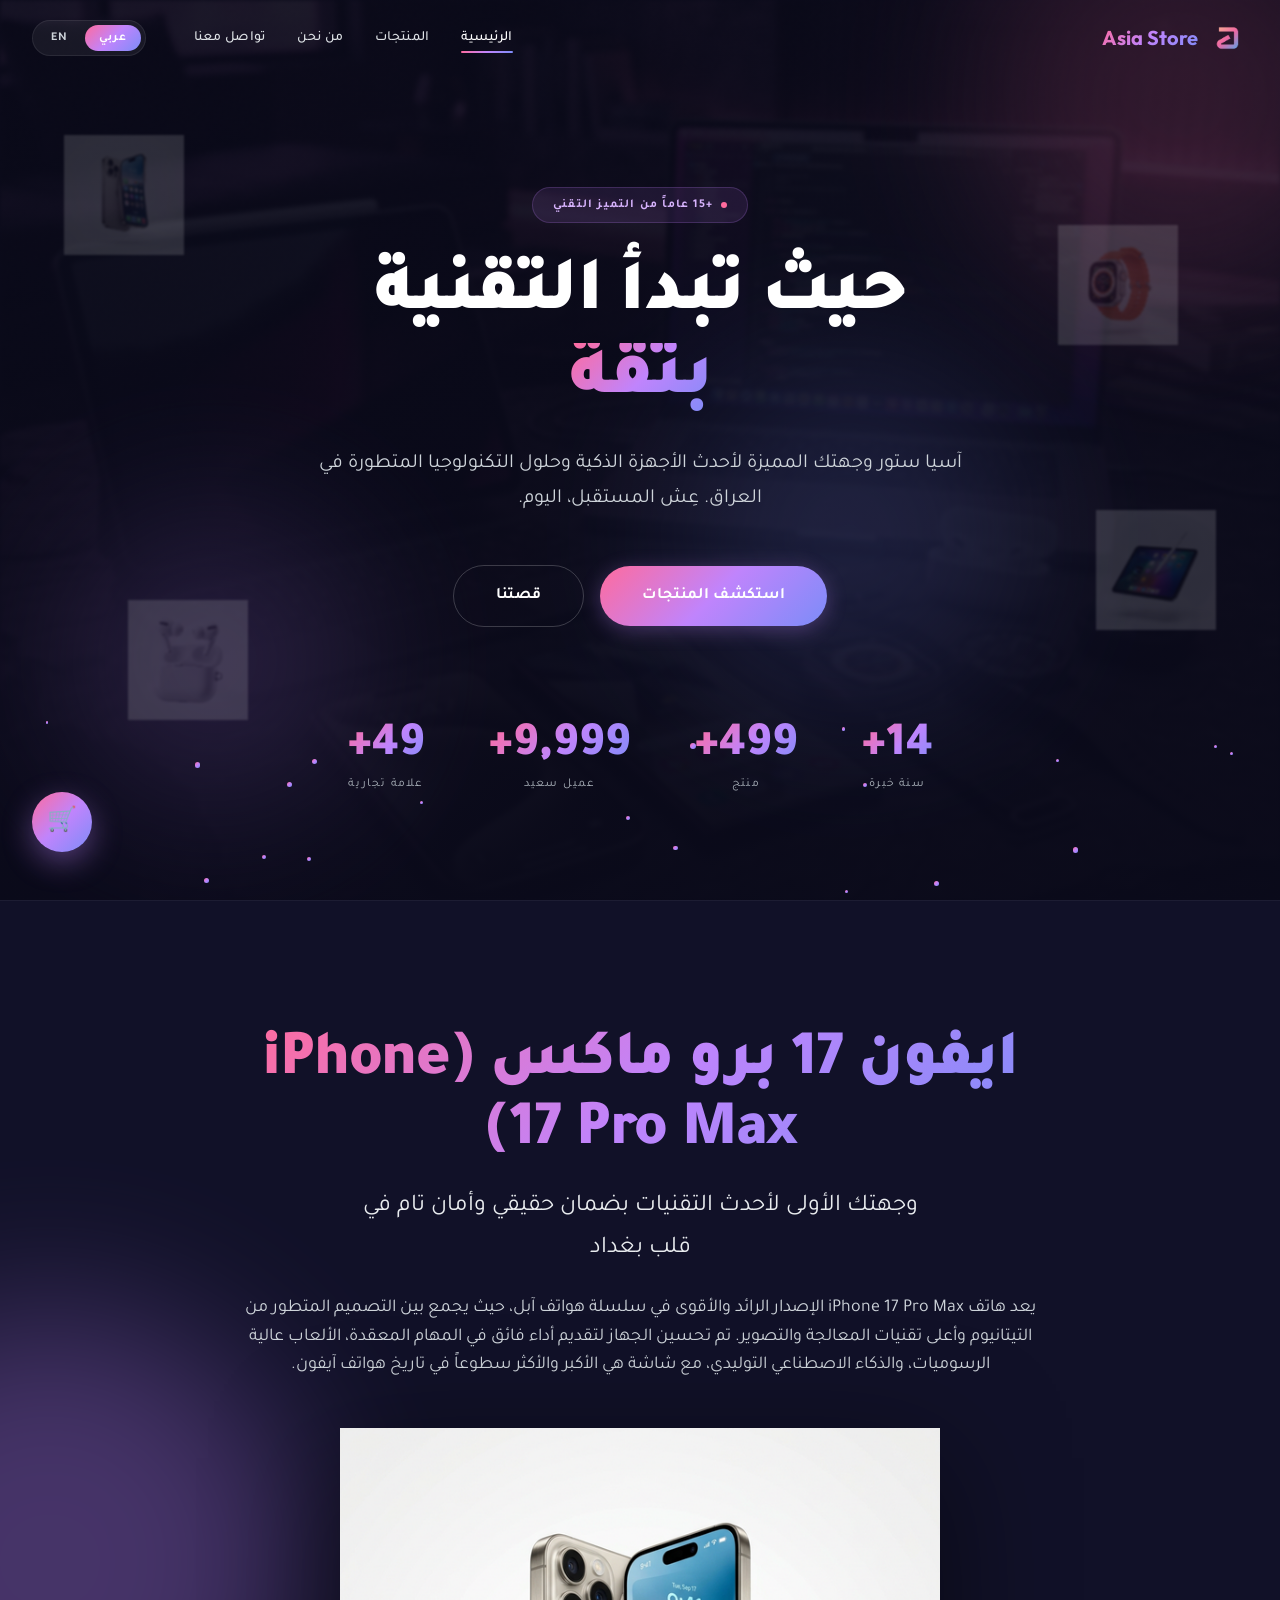
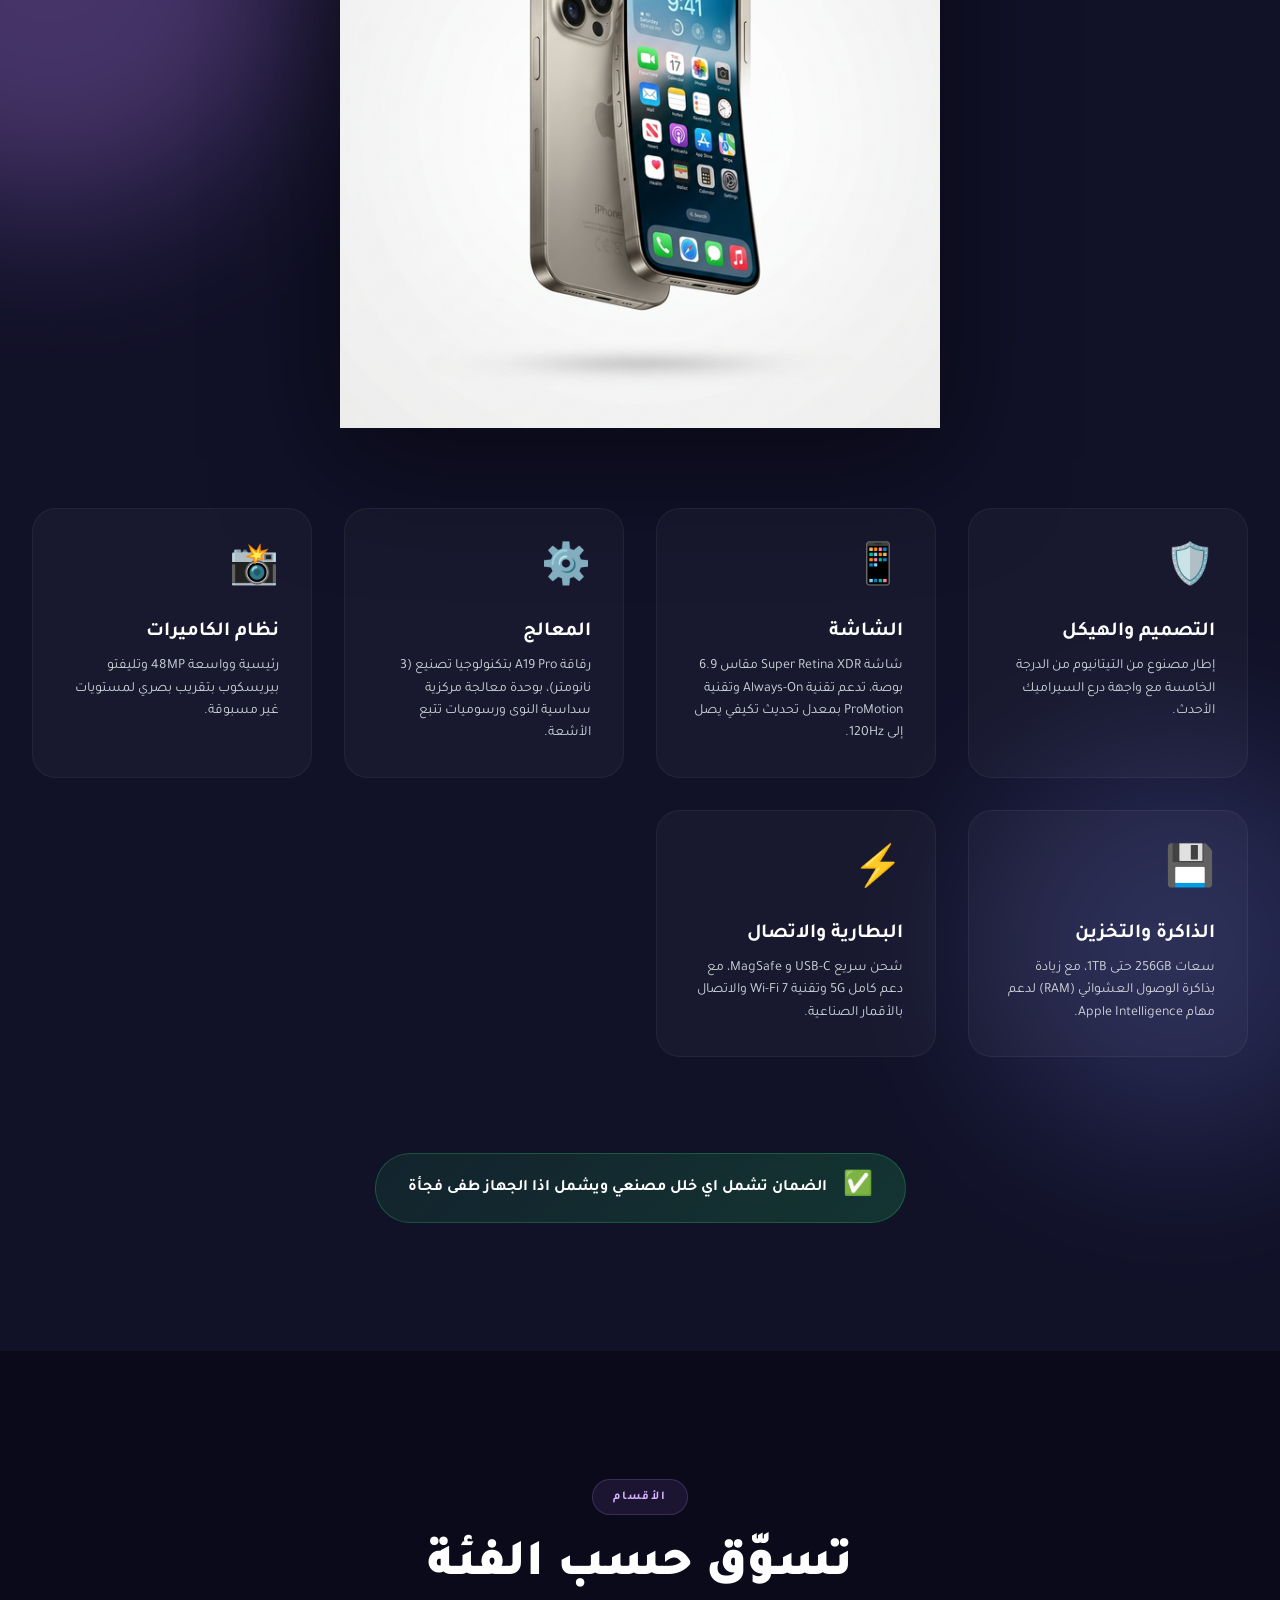
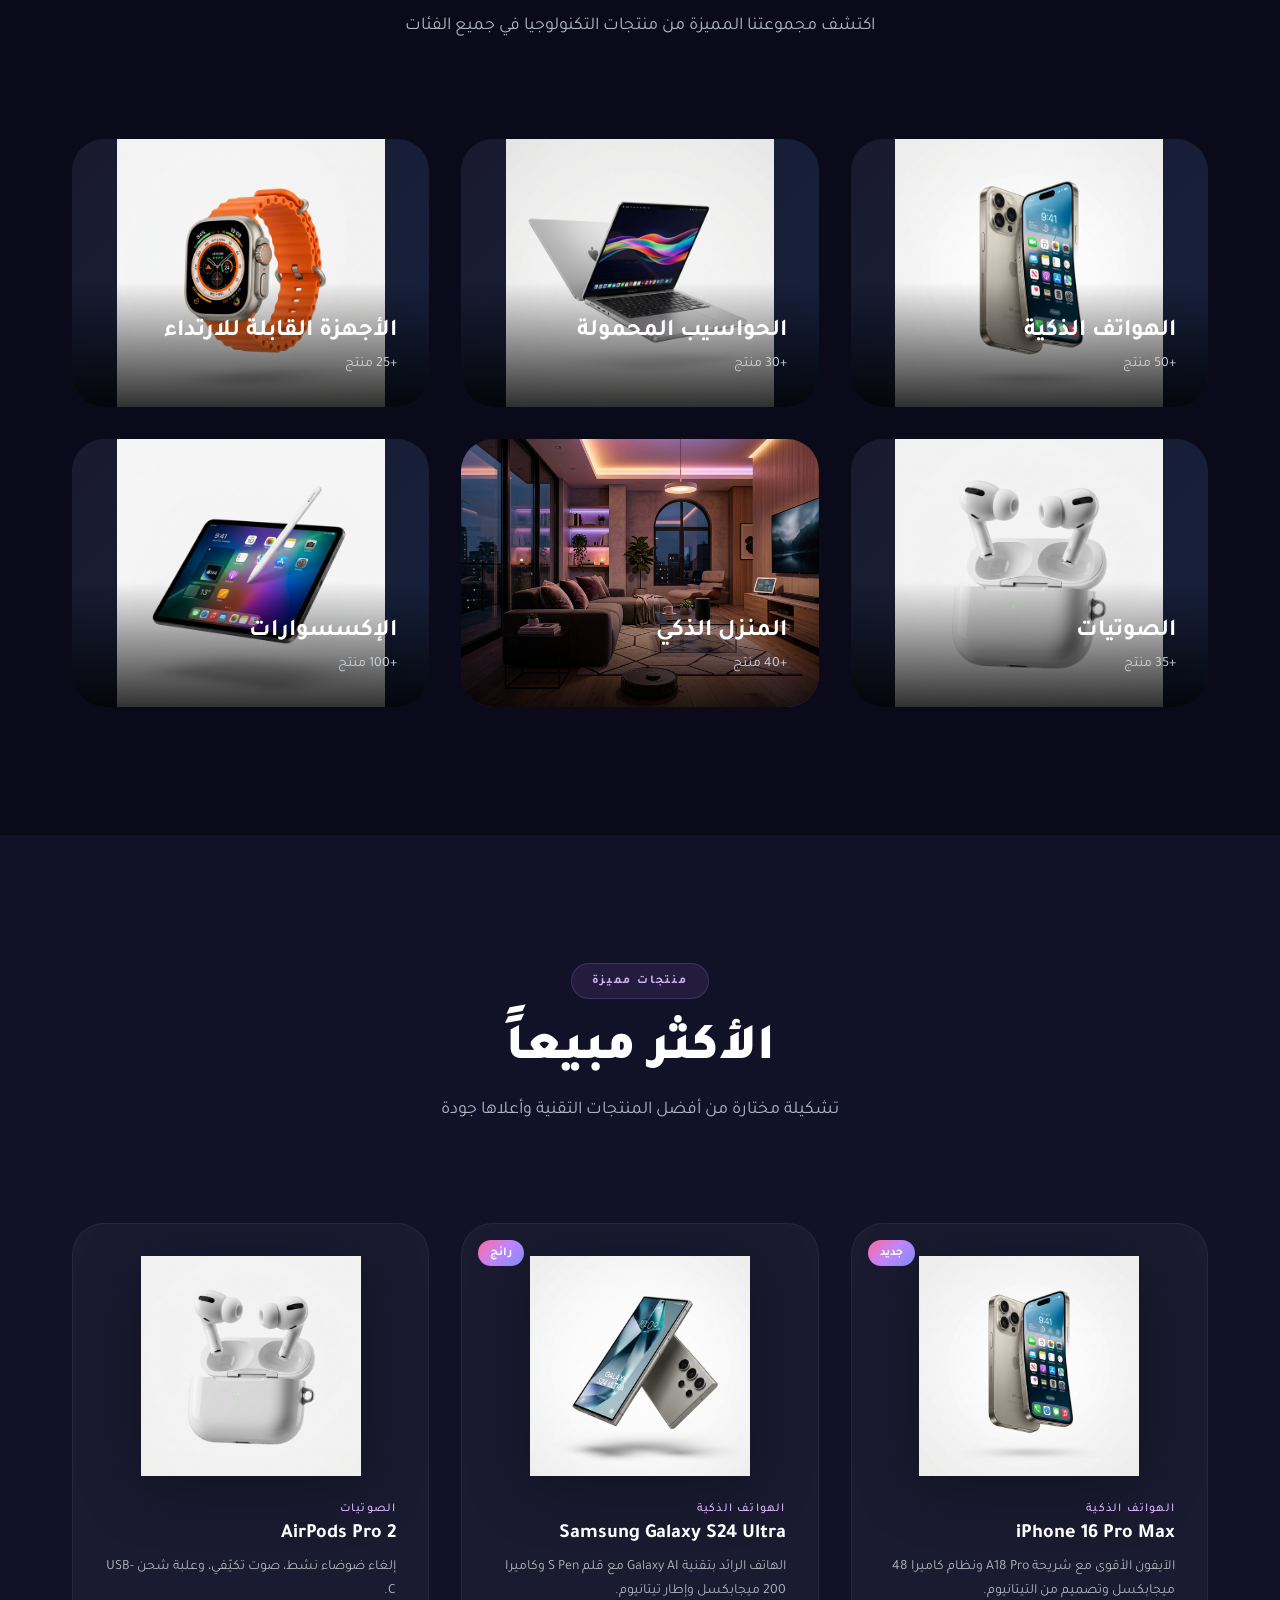
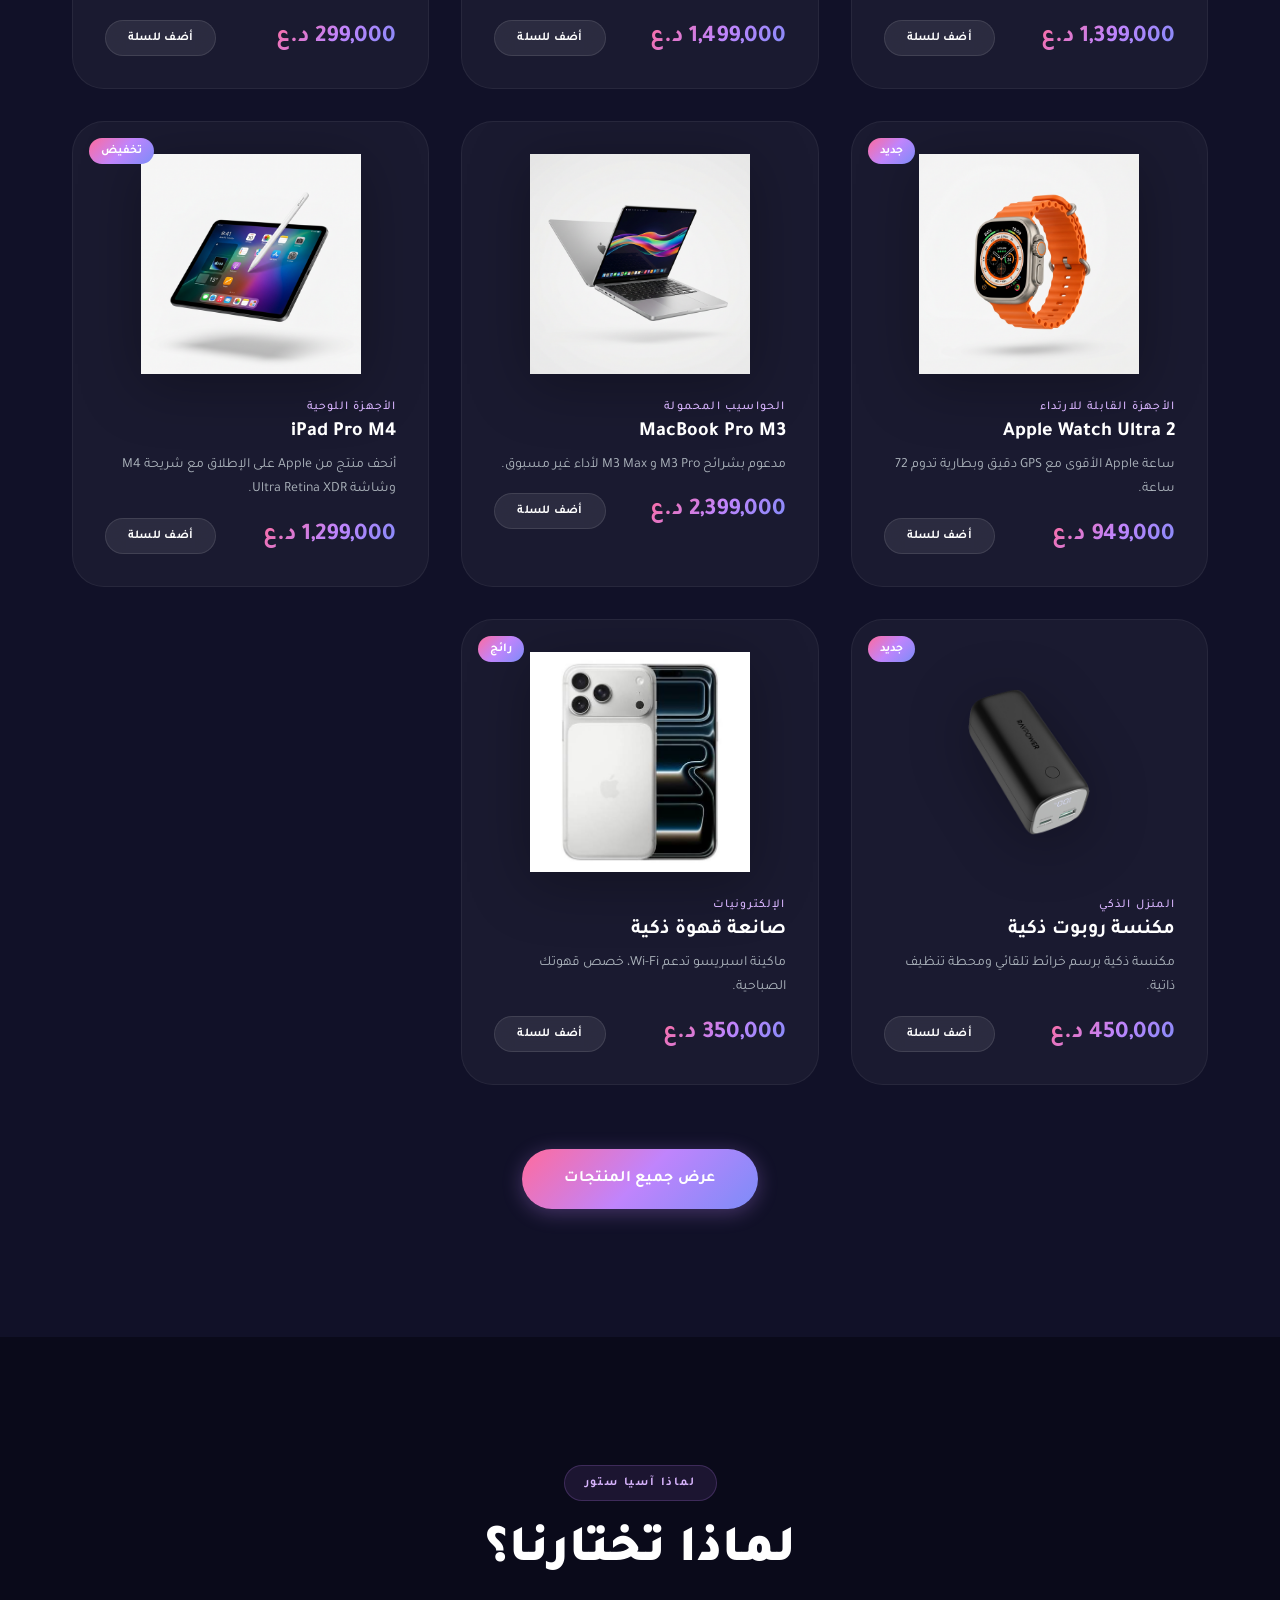
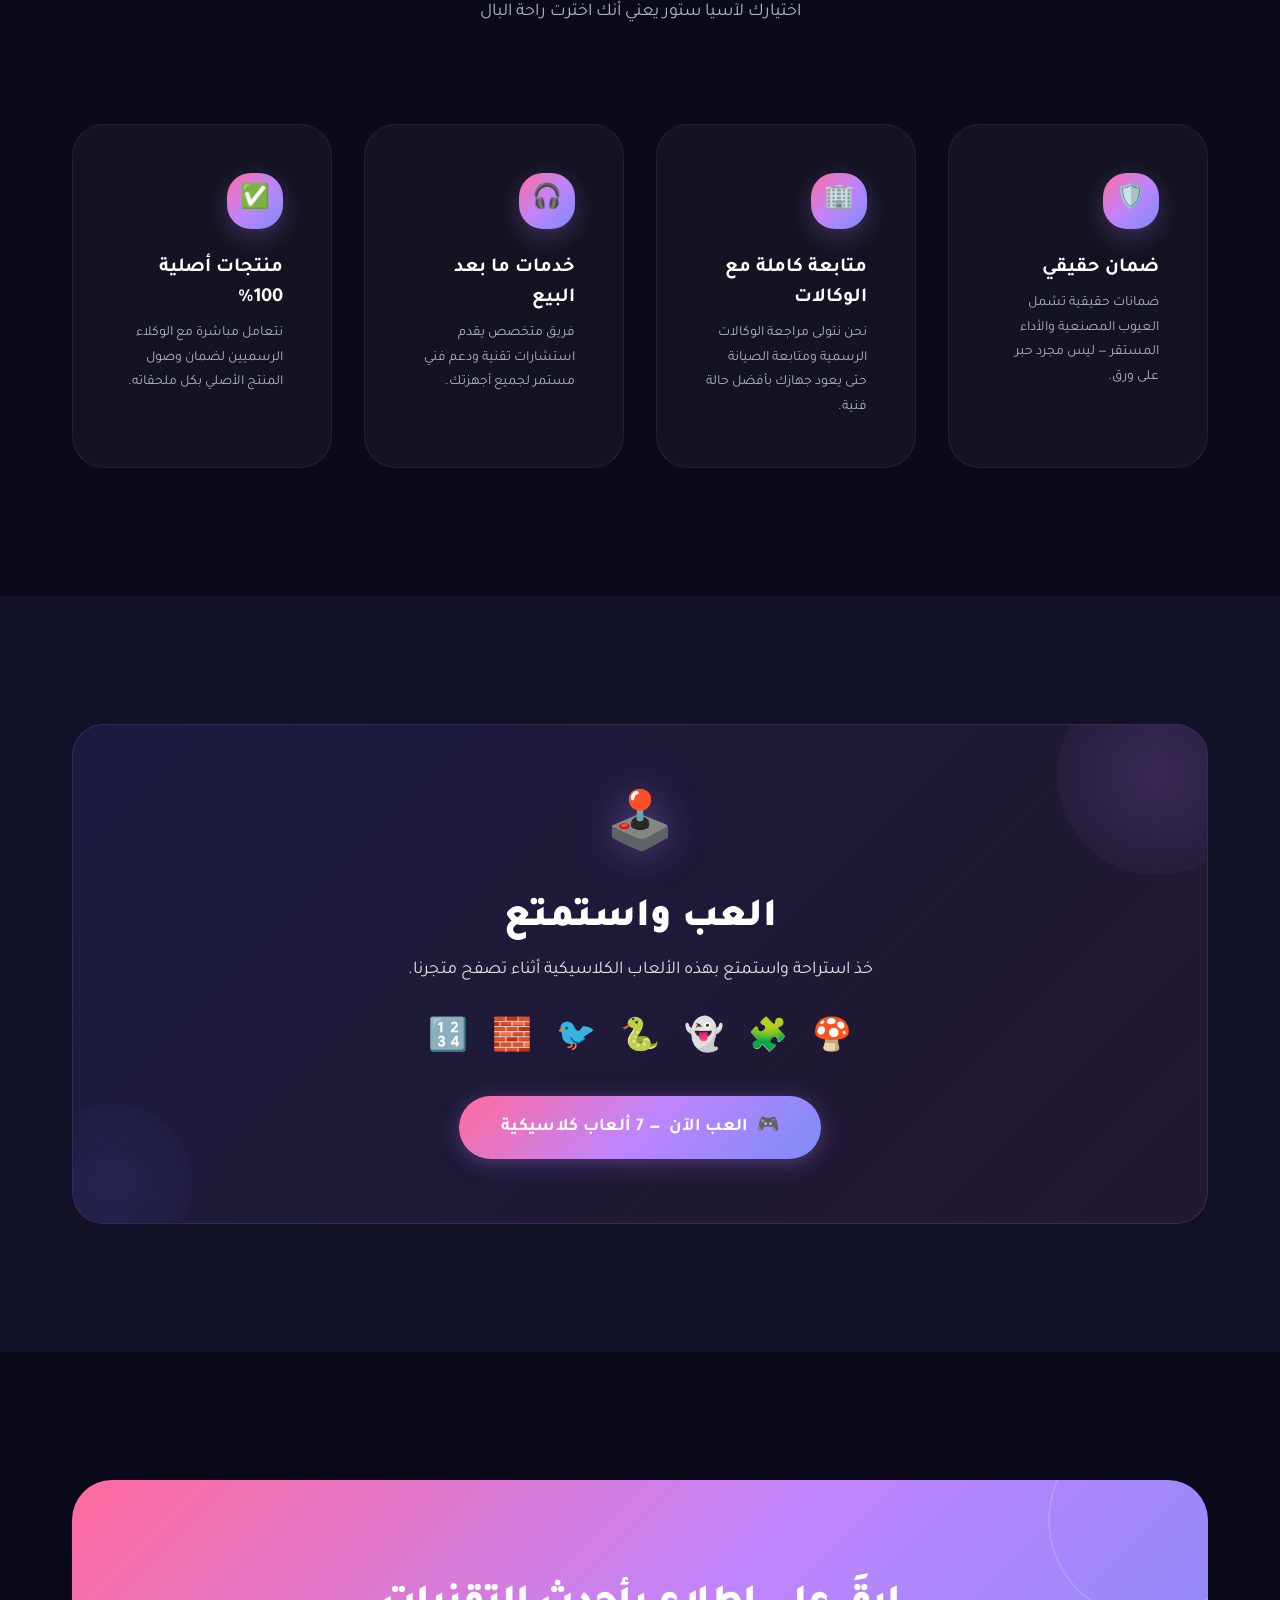
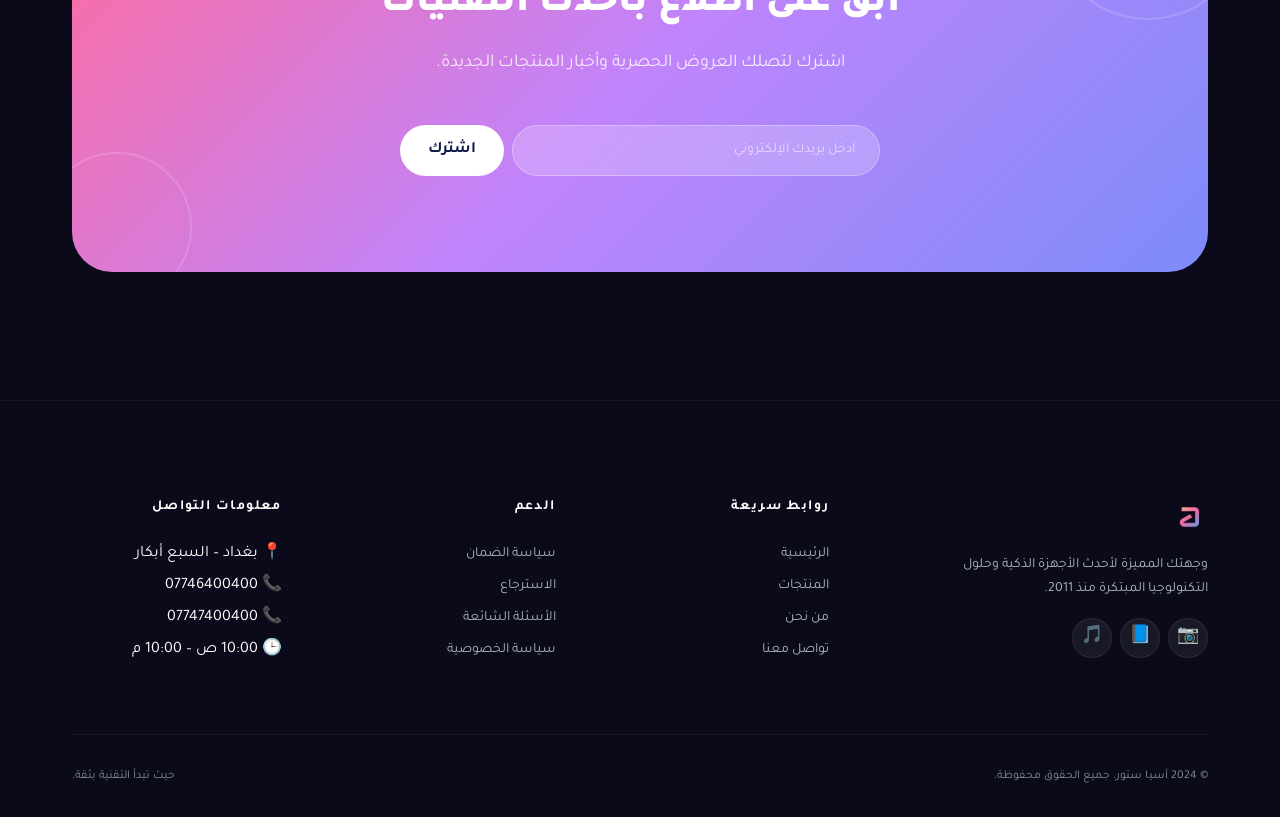
<file: index.html>
<!DOCTYPE html>
<html lang="ar" dir="rtl">

<head>
  <meta charset="UTF-8">
  <meta name="viewport" content="width=device-width, initial-scale=1.0">
  <meta name="description"
    content="آسيا ستور - متجر مليء بالتطور. وجهتك المميزة لأحدث الأجهزة الذكية وحلول التكنولوجيا المتطورة في العراق">
  <meta name="keywords" content="آسيا ستور, Asia Store, تقنية, هواتف ذكية, لابتوب, ساعات ذكية, عراق, بغداد">
  <title>آسيا ستور | Asia Store - متجر مليء بالتطور</title>

  <!-- Fonts -->
  <link rel="preconnect" href="https://fonts.googleapis.com">
  <link rel="preconnect" href="https://fonts.gstatic.com" crossorigin>
  <link
    href="https://fonts.googleapis.com/css2?family=Inter:wght@300;400;500;600;700;900&family=Outfit:wght@300;400;500;600;700;900&family=Tajawal:wght@300;400;500;700;800;900&display=swap"
    rel="stylesheet">

  <!-- CSS -->
  <link rel="stylesheet" href="css/variables.css">
  <link rel="stylesheet" href="css/base.css">
  <link rel="stylesheet" href="css/animations.css">
  <link rel="stylesheet" href="css/components.css">
  <link rel="stylesheet" href="css/pages.css">
</head>

<body>
  <!-- Page Transition -->
  <div class="page-transition">
    <div class="panel"></div>
    <div class="panel"></div>
    <div class="panel"></div>
    <div class="panel"></div>
    <div class="panel"></div>
  </div>

  <!-- Header -->
  <header class="header" id="header">
    <div class="container container--wide">
      <a href="index.html" class="header__logo">
        <img src="assets/logo.svg" alt="Asia Store Logo">
        <span class="header__logo-text">Asia Store</span>
      </a>

      <nav class="header__nav" id="mainNav">
        <ul class="header__nav-list">
          <li><a href="index.html" class="header__nav-link active" data-i18n="nav_home">الرئيسية</a></li>
          <li><a href="pages/products.html" class="header__nav-link" data-i18n="nav_products">المنتجات</a></li>
          <li><a href="pages/about.html" class="header__nav-link" data-i18n="nav_about">من نحن</a></li>
          <li><a href="pages/contact.html" class="header__nav-link" data-i18n="nav_contact">تواصل معنا</a></li>
        </ul>
        <div class="lang-switcher">
          <button class="lang-btn active" data-lang="ar">عربي</button>
          <button class="lang-btn" data-lang="en">EN</button>
        </div>
      </nav>

      <button class="menu-toggle" id="menuToggle" aria-label="Toggle Menu">
        <span></span>
        <span></span>
        <span></span>
      </button>
    </div>
  </header>

  <!-- Hero Section -->
  <section class="hero noise-overlay" id="hero">
    <div class="hero__bg">
      <img src="assets/images/hero-tech.png" alt="Tech Devices" class="hero__bg-image">
      <div class="hero__bg-overlay"></div>
    </div>

    <!-- Floating Products -->
    <div class="hero__floating-products">
      <div class="hero__float-item"><img src="assets/images/iphone.png" alt=""></div>
      <div class="hero__float-item"><img src="assets/images/smartwatch.png" alt=""></div>
      <div class="hero__float-item"><img src="assets/images/airpods.png" alt=""></div>
      <div class="hero__float-item"><img src="assets/images/ipad.png" alt=""></div>
    </div>

    <!-- BG Orbs -->
    <div class="bg-orb bg-orb--pink" style="width:400px;height:400px;top:-100px;right:-100px;"></div>
    <div class="bg-orb bg-orb--purple" style="width:300px;height:300px;bottom:10%;left:5%;"></div>
    <div class="bg-orb bg-orb--blue" style="width:350px;height:350px;top:40%;right:20%;"></div>

    <div class="container particles-container" data-particles="20">
      <div class="hero__content">
        <div class="hero__label hero-text-animate">
          <span class="hero__label-dot"></span>
          <span data-i18n="hero_label">+15 عاماً من التميز التقني</span>
        </div>

        <h1 class="hero__title hero-text-animate">
          <span data-i18n="hero_title_1">حيث تبدأ التقنية</span><br>
          <span class="gradient-text" data-i18n="hero_title_2">بثقة</span>
        </h1>

        <p class="hero__subtitle hero-text-animate" data-i18n="hero_subtitle">
          آسيا ستور وجهتك المميزة لأحدث الأجهزة الذكية وحلول التكنولوجيا المتطورة في العراق.
        </p>

        <div class="hero__actions hero-text-animate">
          <a href="pages/products.html" class="btn btn--primary btn--lg magnetic" data-i18n="hero_btn_shop">
            استكشف المنتجات
          </a>
          <a href="pages/about.html" class="btn btn--outline btn--lg magnetic" data-i18n="hero_btn_about">
            قصتنا
          </a>
        </div>

        <div class="hero__stats">
          <div class="hero__stat reveal delay-1">
            <div class="hero__stat-number" data-counter="15" data-counter-suffix="+">0</div>
            <div class="hero__stat-label" data-i18n="stat_years">سنة خبرة</div>
          </div>
          <div class="hero__stat reveal delay-2">
            <div class="hero__stat-number" data-counter="500" data-counter-suffix="+">0</div>
            <div class="hero__stat-label" data-i18n="stat_products">منتج</div>
          </div>
          <div class="hero__stat reveal delay-3">
            <div class="hero__stat-number" data-counter="10000" data-counter-suffix="+">0</div>
            <div class="hero__stat-label" data-i18n="stat_customers">عميل سعيد</div>
          </div>
          <div class="hero__stat reveal delay-4">
            <div class="hero__stat-number" data-counter="50" data-counter-suffix="+">0</div>
            <div class="hero__stat-label" data-i18n="stat_brands">علامة تجارية</div>
          </div>
        </div>
      </div>
    </div>
  </section>

  <!-- iPhone 17 Pro Max Showcase -->
  <section class="section showcase-section" id="iphone17"
    style="background: var(--surface-dark-elevated); border-top: 1px solid rgba(255,255,255,0.05); position: relative; overflow: hidden;">
    <div class="bg-orb bg-orb--purple" style="width:500px;height:500px;top:20%;left:-200px;opacity:0.3;"></div>
    <div class="bg-orb bg-orb--blue" style="width:400px;height:400px;bottom:10%;right:-100px;opacity:0.2;"></div>

    <div class="container container--wide">
      <div class="showcase-content"
        style="display:flex; flex-direction:column; gap:var(--space-2xl); align-items:center;">

        <div class="showcase-header reveal" style="text-align:center; max-width:800px;">
          <h2 class="section-header__title gradient-text" data-i18n="iphone17_title"
            style="font-size: clamp(2.5rem, 5vw, 4.5rem); letter-spacing: -0.02em; margin-bottom: var(--space-md);">
            آيفون 17 برو ماكس (iPhone 17 Pro Max)</h2>
          <p class="section-header__subtitle" data-i18n="iphone17_slogan"
            style="font-size: var(--fs-xl); color: var(--color-gray-200); margin-bottom: var(--space-lg);">وجهتك الأولى
            لأحدث التقنيات بضمان حقيقي وأمان تام في قلب بغداد</p>
          <p style="color:var(--color-gray-400); font-size:var(--fs-md); line-height:1.6;" data-i18n="iphone17_desc">يعد
            هاتف iPhone 17 Pro Max الإصدار الرائد والأقوى في سلسلة هواتف آبل، حيث يجمع بين التصميم المتطور من التيتانيوم
            وأعلى تقنيات المعالجة والتصوير. تم تحسين الجهاز لتقديم أداء فائق في المهام المعقدة، الألعاب عالية الرسوميات،
            والذكاء الاصطناعي التوليدي، مع شاشة هي الأكبر والأكثر سطوعاً في تاريخ هواتف آيفون.</p>
        </div>

        <div class="showcase-image reveal-scale delay-1"
          style="position:relative; width:100%; max-width:600px; margin: 0 auto;">
          <img src="assets/images/iphone.png" alt="iPhone 17 Pro Max"
            style="width:100%; height:auto; object-fit:contain; filter:drop-shadow(0 30px 60px rgba(0,0,0,0.5));">
        </div>

        <div class="showcase-features grid"
          style="display:grid; grid-template-columns: repeat(auto-fit, minmax(280px, 1fr)); gap:var(--space-xl); width:100%; margin-top:var(--space-xl);">

          <div class="feature-card reveal delay-2 tilt-3d"
            style="background: rgba(255,255,255,0.03); border:1px solid rgba(255,255,255,0.05); padding:var(--space-xl); border-radius:var(--radius-lg);">
            <div style="font-size:2.5rem; margin-bottom:var(--space-md);">🛡️</div>
            <h3 style="font-size:var(--fs-lg); margin-bottom:var(--space-sm); color:var(--text-main);"
              data-i18n="iphone17_f1_title">التصميم والهيكل</h3>
            <p style="color:var(--color-gray-400); font-size:var(--fs-sm); line-height:1.6;"
              data-i18n="iphone17_f1_desc">إطار مصنوع من التيتانيوم من الدرجة الخامسة مع واجهة درع السيراميك (Ceramic
              Shield) الأحدث.</p>
          </div>

          <div class="feature-card reveal delay-3 tilt-3d"
            style="background: rgba(255,255,255,0.03); border:1px solid rgba(255,255,255,0.05); padding:var(--space-xl); border-radius:var(--radius-lg);">
            <div style="font-size:2.5rem; margin-bottom:var(--space-md);">📱</div>
            <h3 style="font-size:var(--fs-lg); margin-bottom:var(--space-sm); color:var(--text-main);"
              data-i18n="iphone17_f2_title">الشاشة</h3>
            <p style="color:var(--color-gray-400); font-size:var(--fs-sm); line-height:1.6;"
              data-i18n="iphone17_f2_desc">شاشة Super Retina XDR مقاس 6.9 بوصة، تدعم تقنية Always-On وتقنية ProMotion
              بمعدل تحديث تكيفي يصل إلى 120Hz.</p>
          </div>

          <div class="feature-card reveal delay-4 tilt-3d"
            style="background: rgba(255,255,255,0.03); border:1px solid rgba(255,255,255,0.05); padding:var(--space-xl); border-radius:var(--radius-lg);">
            <div style="font-size:2.5rem; margin-bottom:var(--space-md);">⚙️</div>
            <h3 style="font-size:var(--fs-lg); margin-bottom:var(--space-sm); color:var(--text-main);"
              data-i18n="iphone17_f3_title">المعالج</h3>
            <p style="color:var(--color-gray-400); font-size:var(--fs-sm); line-height:1.6;"
              data-i18n="iphone17_f3_desc">رقاقة A19 Pro بتكنولوجيا تصنيع (3 نانومتر)، بوحدة معالجة مركزية سداسية النوى
              ورسوميات تتبع الأشعة.</p>
          </div>

          <div class="feature-card reveal delay-1 tilt-3d"
            style="background: rgba(255,255,255,0.03); border:1px solid rgba(255,255,255,0.05); padding:var(--space-xl); border-radius:var(--radius-lg);">
            <div style="font-size:2.5rem; margin-bottom:var(--space-md);">📸</div>
            <h3 style="font-size:var(--fs-lg); margin-bottom:var(--space-sm); color:var(--text-main);"
              data-i18n="iphone17_f4_title">نظام الكاميرات</h3>
            <p style="color:var(--color-gray-400); font-size:var(--fs-sm); line-height:1.6;"
              data-i18n="iphone17_f4_desc">رئيسية وواسعة 48MP وتليفتو بيريسكوب بتقريب بصري لمستويات غير مسبوقة.</p>
          </div>

          <div class="feature-card reveal delay-2 tilt-3d"
            style="background: rgba(255,255,255,0.03); border:1px solid rgba(255,255,255,0.05); padding:var(--space-xl); border-radius:var(--radius-lg);">
            <div style="font-size:2.5rem; margin-bottom:var(--space-md);">💾</div>
            <h3 style="font-size:var(--fs-lg); margin-bottom:var(--space-sm); color:var(--text-main);"
              data-i18n="iphone17_f5_title">الذاكرة والتخزين</h3>
            <p style="color:var(--color-gray-400); font-size:var(--fs-sm); line-height:1.6;"
              data-i18n="iphone17_f5_desc">سعات 256GB حتى 1TB، مع زيادة بذاكرة الوصول العشوائي لدعم مهام Apple
              Intelligence.</p>
          </div>

          <div class="feature-card reveal delay-3 tilt-3d"
            style="background: rgba(255,255,255,0.03); border:1px solid rgba(255,255,255,0.05); padding:var(--space-xl); border-radius:var(--radius-lg);">
            <div style="font-size:2.5rem; margin-bottom:var(--space-md);">⚡</div>
            <h3 style="font-size:var(--fs-lg); margin-bottom:var(--space-sm); color:var(--text-main);"
              data-i18n="iphone17_f6_title">البطارية والاتصال</h3>
            <p style="color:var(--color-gray-400); font-size:var(--fs-sm); line-height:1.6;"
              data-i18n="iphone17_f6_desc">شحن سريع USB-C وMagSafe، مع دعم 5G وWi-Fi 7 والاتصال بالأقمار الصناعية.</p>
          </div>

        </div>

        <div class="reveal delay-4" style="margin-top:var(--space-2xl); text-align:center;">
          <div
            style="background: linear-gradient(135deg, rgba(34,197,94,0.1), rgba(34,197,94,0.2)); border: 1px solid rgba(34,197,94,0.3); padding: var(--space-md) var(--space-xl); border-radius: var(--radius-full); display:inline-flex; align-items:center; gap:var(--space-md);">
            <span style="font-size:1.5rem;">✅</span>
            <span style="color: var(--color-green-400); font-weight:var(--fw-bold);"
              data-i18n="iphone17_warranty">الضمان تشمل اي خلل مصنعي ويشمل اذا الجهاز طفى فجأة</span>
          </div>
        </div>

      </div>
    </div>
  </section>

  <!-- Categories Section -->
  <section class="section" id="categories">
    <div class="container">
      <div class="section-header reveal">
        <span class="section-header__label" data-i18n="categories_label">الأقسام</span>
        <h2 class="section-header__title" data-i18n="categories_title">تسوّق حسب الفئة</h2>
        <p class="section-header__subtitle" data-i18n="categories_subtitle">اكتشف مجموعتنا المميزة من منتجات التكنولوجيا
        </p>
      </div>

      <div class="categories-grid">
        <div class="category-card reveal delay-1" onclick="window.location.href='pages/products.html'">
          <img src="assets/images/iphone.png" alt="Smartphones" class="category-card__image"
            style="object-fit:contain;background:linear-gradient(135deg,#1a1a2e,#16213e);">
          <div class="category-card__overlay">
            <h3 class="category-card__title" data-i18n="cat_smartphones">الهواتف الذكية</h3>
            <p class="category-card__count" data-i18n="cat_smartphones_count">+50 منتج</p>
          </div>
        </div>
        <div class="category-card reveal delay-2" onclick="window.location.href='pages/products.html'">
          <img src="assets/images/macbook.png" alt="Laptops" class="category-card__image"
            style="object-fit:contain;background:linear-gradient(135deg,#1a1a2e,#16213e);">
          <div class="category-card__overlay">
            <h3 class="category-card__title" data-i18n="cat_laptops">الحواسيب المحمولة</h3>
            <p class="category-card__count" data-i18n="cat_laptops_count">+30 منتج</p>
          </div>
        </div>
        <div class="category-card reveal delay-3" onclick="window.location.href='pages/products.html'">
          <img src="assets/images/smartwatch.png" alt="Wearables" class="category-card__image"
            style="object-fit:contain;background:linear-gradient(135deg,#1a1a2e,#16213e);">
          <div class="category-card__overlay">
            <h3 class="category-card__title" data-i18n="cat_wearables">الأجهزة القابلة للارتداء</h3>
            <p class="category-card__count" data-i18n="cat_wearables_count">+25 منتج</p>
          </div>
        </div>
        <div class="category-card reveal delay-1" onclick="window.location.href='pages/products.html'">
          <img src="assets/images/airpods.png" alt="Audio" class="category-card__image"
            style="object-fit:contain;background:linear-gradient(135deg,#1a1a2e,#16213e);">
          <div class="category-card__overlay">
            <h3 class="category-card__title" data-i18n="cat_audio">الصوتيات</h3>
            <p class="category-card__count" data-i18n="cat_audio_count">+35 منتج</p>
          </div>
        </div>
        <div class="category-card reveal delay-2" onclick="window.location.href='pages/products.html'">
          <img src="assets/images/smart-home.png" alt="Smart Home" class="category-card__image">
          <div class="category-card__overlay">
            <h3 class="category-card__title" data-i18n="cat_smarthome">المنزل الذكي</h3>
            <p class="category-card__count" data-i18n="cat_smarthome_count">+40 منتج</p>
          </div>
        </div>
        <div class="category-card reveal delay-3" onclick="window.location.href='pages/products.html'">
          <img src="assets/images/ipad.png" alt="Accessories" class="category-card__image"
            style="object-fit:contain;background:linear-gradient(135deg,#1a1a2e,#16213e);">
          <div class="category-card__overlay">
            <h3 class="category-card__title" data-i18n="cat_accessories">الإكسسوارات</h3>
            <p class="category-card__count" data-i18n="cat_accessories_count">+100 منتج</p>
          </div>
        </div>
      </div>
    </div>
  </section>

  <!-- Featured Products Section -->
  <section class="section" id="products" style="background: var(--surface-dark-elevated);">
    <div class="container">
      <div class="section-header reveal">
        <span class="section-header__label" data-i18n="products_label">منتجات مميزة</span>
        <h2 class="section-header__title" data-i18n="products_title">الأكثر مبيعاً</h2>
        <p class="section-header__subtitle" data-i18n="products_subtitle">تشكيلة مختارة من أفضل المنتجات التقنية</p>
      </div>

      <div class="products-grid">
        <!-- Product 1 -->
        <div class="product-card reveal delay-1" data-category="smartphones">
          <span class="product-card__badge" data-i18n="product_new">جديد</span>
          <div class="product-card__image">
            <img src="assets/images/iphone.png" alt="iPhone 16 Pro Max">
          </div>
          <div class="product-card__info">
            <p class="product-card__category" data-i18n="p1_category">الهواتف الذكية</p>
            <h3 class="product-card__title" data-i18n="p1_title">iPhone 16 Pro Max</h3>
            <p class="product-card__desc" data-i18n="p1_desc">الآيفون الأقوى مع شريحة A18 Pro ونظام كاميرا 48 ميجابكسل
            </p>
            <div class="product-card__actions">
              <span class="product-card__price" data-i18n="p1_price">1,399,000 د.ع</span>
              <button class="btn btn--sm btn--glass" data-i18n="add_to_cart">أضف للسلة</button>
            </div>
          </div>
        </div>

        <!-- Product 2 -->
        <div class="product-card reveal delay-2" data-category="smartphones">
          <span class="product-card__badge" data-i18n="product_hot">رائج</span>
          <div class="product-card__image">
            <img src="assets/images/samsung.png" alt="Samsung Galaxy S24 Ultra">
          </div>
          <div class="product-card__info">
            <p class="product-card__category" data-i18n="p2_category">الهواتف الذكية</p>
            <h3 class="product-card__title" data-i18n="p2_title">Samsung Galaxy S24 Ultra</h3>
            <p class="product-card__desc" data-i18n="p2_desc">الهاتف الرائد بتقنية Galaxy AI مع قلم S Pen</p>
            <div class="product-card__actions">
              <span class="product-card__price" data-i18n="p2_price">1,499,000 د.ع</span>
              <button class="btn btn--sm btn--glass" data-i18n="add_to_cart">أضف للسلة</button>
            </div>
          </div>
        </div>

        <!-- Product 3 -->
        <div class="product-card reveal delay-3" data-category="audio">
          <div class="product-card__image">
            <img src="assets/images/airpods.png" alt="AirPods Pro 2">
          </div>
          <div class="product-card__info">
            <p class="product-card__category" data-i18n="p3_category">الصوتيات</p>
            <h3 class="product-card__title" data-i18n="p3_title">AirPods Pro 2</h3>
            <p class="product-card__desc" data-i18n="p3_desc">إلغاء ضوضاء نشط، صوت تكيّفي</p>
            <div class="product-card__actions">
              <span class="product-card__price" data-i18n="p3_price">299,000 د.ع</span>
              <button class="btn btn--sm btn--glass" data-i18n="add_to_cart">أضف للسلة</button>
            </div>
          </div>
        </div>

        <!-- Product 4 -->
        <div class="product-card reveal delay-1" data-category="wearables">
          <span class="product-card__badge" data-i18n="product_new">جديد</span>
          <div class="product-card__image">
            <img src="assets/images/smartwatch.png" alt="Apple Watch Ultra 2">
          </div>
          <div class="product-card__info">
            <p class="product-card__category" data-i18n="p4_category">الأجهزة القابلة للارتداء</p>
            <h3 class="product-card__title" data-i18n="p4_title">Apple Watch Ultra 2</h3>
            <p class="product-card__desc" data-i18n="p4_desc">ساعة Apple الأقوى مع GPS دقيق</p>
            <div class="product-card__actions">
              <span class="product-card__price" data-i18n="p4_price">949,000 د.ع</span>
              <button class="btn btn--sm btn--glass" data-i18n="add_to_cart">أضف للسلة</button>
            </div>
          </div>
        </div>

        <!-- Product 5 -->
        <div class="product-card reveal delay-2" data-category="laptops">
          <div class="product-card__image">
            <img src="assets/images/macbook.png" alt="MacBook Pro M3">
          </div>
          <div class="product-card__info">
            <p class="product-card__category" data-i18n="p5_category">الحواسيب المحمولة</p>
            <h3 class="product-card__title" data-i18n="p5_title">MacBook Pro M3</h3>
            <p class="product-card__desc" data-i18n="p5_desc">مدعوم بشرائح M3 Pro و M3 Max</p>
            <div class="product-card__actions">
              <span class="product-card__price" data-i18n="p5_price">2,399,000 د.ع</span>
              <button class="btn btn--sm btn--glass" data-i18n="add_to_cart">أضف للسلة</button>
            </div>
          </div>
        </div>

        <!-- Product 6 -->
        <div class="product-card reveal delay-3" data-category="tablets">
          <span class="product-card__badge" data-i18n="product_sale">تخفيض</span>
          <div class="product-card__image">
            <img src="assets/images/ipad.png" alt="iPad Pro M4">
          </div>
          <div class="product-card__info">
            <p class="product-card__category" data-i18n="p6_category">الأجهزة اللوحية</p>
            <h3 class="product-card__title" data-i18n="p6_title">iPad Pro M4</h3>
            <p class="product-card__desc" data-i18n="p6_desc">أنحف منتج من Apple على الإطلاق</p>
            <div class="product-card__actions">
              <span class="product-card__price" data-i18n="p6_price">1,299,000 د.ع</span>
              <button class="btn btn--sm btn--glass" data-i18n="add_to_cart">أضف للسلة</button>
            </div>
          </div>
        </div>

        <!-- Product 7 -->
        <div class="product-card reveal delay-1" data-category="smarthome">
          <span class="product-card__badge" data-i18n="product_new">جديد</span>
          <div class="product-card__image">
            <img src="assets/images/IMG_1547.PNG" alt="Smart Robot Vacuum">
          </div>
          <div class="product-card__info">
            <p class="product-card__category" data-i18n="p7_category">المنزل الذكي</p>
            <h3 class="product-card__title" data-i18n="p7_title">مكنسة روبوت ذكية</h3>
            <p class="product-card__desc" data-i18n="p7_desc">مكنسة ذكية برسم خرائط تلقائي ومحطة تنظيف ذاتية.</p>
            <div class="product-card__actions">
              <span class="product-card__price" data-i18n="p7_price">450,000 د.ع</span>
              <button class="btn btn--sm btn--glass" data-i18n="add_to_cart">أضف للسلة</button>
            </div>
          </div>
        </div>

        <!-- Product 9 -->
        <div class="product-card reveal delay-2" data-category="electronics">
          <span class="product-card__badge" data-i18n="product_hot">رائج</span>
          <div class="product-card__image">
            <img src="assets/images/IMG_2055.JPG.jpeg" alt="Smart Coffee Maker">
          </div>
          <div class="product-card__info">
            <p class="product-card__category" data-i18n="p9_category">الإلكترونيات</p>
            <h3 class="product-card__title" data-i18n="p9_title">صانعة قهوة ذكية</h3>
            <p class="product-card__desc" data-i18n="p9_desc">ماكينة اسبريسو تدعم Wi-Fi، خصص قهوتك الصباحية.</p>
            <div class="product-card__actions">
              <span class="product-card__price" data-i18n="p9_price">350,000 د.ع</span>
              <button class="btn btn--sm btn--glass" data-i18n="add_to_cart">أضف للسلة</button>
            </div>
          </div>
        </div>
      </div>

      <div style="text-align:center; margin-top:var(--space-3xl);">
        <a href="pages/products.html" class="btn btn--primary btn--lg magnetic reveal" data-i18n="view_all">عرض جميع
          المنتجات</a>
      </div>
    </div>
  </section>

  <!-- Why Choose Us -->
  <section class="section" id="features">
    <div class="container">
      <div class="section-header reveal">
        <span class="section-header__label" data-i18n="features_label">لماذا آسيا ستور</span>
        <h2 class="section-header__title" data-i18n="features_title">لماذا تختارنا؟</h2>
        <p class="section-header__subtitle" data-i18n="features_subtitle">اختيارك لآسيا ستور يعني أنك اخترت راحة البال
        </p>
      </div>

      <div class="features-grid">
        <div class="feature-card reveal delay-1 tilt-3d">
          <div class="feature-card__icon">🛡️</div>
          <h3 class="feature-card__title" data-i18n="f1_title">ضمان حقيقي</h3>
          <p class="feature-card__desc" data-i18n="f1_desc">ضمانات حقيقية تشمل العيوب المصنعية والأداء المستقر</p>
        </div>

        <div class="feature-card reveal delay-2 tilt-3d">
          <div class="feature-card__icon">🏢</div>
          <h3 class="feature-card__title" data-i18n="f2_title">متابعة كاملة مع الوكالات</h3>
          <p class="feature-card__desc" data-i18n="f2_desc">نحن نتولى مراجعة الوكالات الرسمية ومتابعة الصيانة</p>
        </div>

        <div class="feature-card reveal delay-3 tilt-3d">
          <div class="feature-card__icon">🎧</div>
          <h3 class="feature-card__title" data-i18n="f3_title">خدمات ما بعد البيع</h3>
          <p class="feature-card__desc" data-i18n="f3_desc">فريق متخصص يقدم استشارات تقنية ودعم فني مستمر</p>
        </div>

        <div class="feature-card reveal delay-4 tilt-3d">
          <div class="feature-card__icon">✅</div>
          <h3 class="feature-card__title" data-i18n="f4_title">منتجات أصلية 100%</h3>
          <p class="feature-card__desc" data-i18n="f4_desc">نتعامل مباشرة مع الوكلاء الرسميين لضمان وصول المنتج الأصلي
          </p>
        </div>
      </div>
    </div>
  </section>

  <!-- Arcade Games Banner -->
  <section class="section" id="arcade" style="background: var(--surface-dark-elevated); overflow: hidden;">
    <div class="container">
      <div class="reveal-scale"
        style="position:relative;padding:var(--space-3xl) var(--space-2xl);border-radius:var(--radius-xl);background:linear-gradient(135deg, rgba(99,102,241,0.12), rgba(192,132,252,0.08), rgba(244,114,182,0.08));border:1px solid rgba(192,132,252,0.15);text-align:center;overflow:hidden;">
        <div
          style="position:absolute;top:-50px;right:-50px;width:200px;height:200px;background:radial-gradient(circle,rgba(192,132,252,0.15),transparent);border-radius:50%;">
        </div>
        <div
          style="position:absolute;bottom:-40px;left:-40px;width:160px;height:160px;background:radial-gradient(circle,rgba(99,102,241,0.12),transparent);border-radius:50%;">
        </div>
        <div style="position:relative;z-index:2;">
          <div
            style="font-size:3.5rem;margin-bottom:var(--space-md);filter:drop-shadow(0 0 20px rgba(192,132,252,0.4));">
            🕹️</div>
          <h2 style="font-size:var(--fs-3xl);font-weight:var(--fw-black);margin-bottom:var(--space-sm);"
            data-i18n="games_hero_title">العب واستمتع</h2>
          <p style="color:var(--color-gray-300);font-size:var(--fs-md);margin-bottom:var(--space-xl);max-width:500px;margin-left:auto;margin-right:auto;"
            data-i18n="games_hero_subtitle">خذ استراحة واستمتع بهذه الألعاب الكلاسيكية أثناء تصفح متجرنا.</p>
          <div
            style="display:flex;gap:var(--space-lg);justify-content:center;flex-wrap:wrap;margin-bottom:var(--space-xl);">
            <span style="font-size:2rem;animation:floatingElement 2s ease-in-out infinite;">🍄</span>
            <span style="font-size:2rem;animation:floatingElement 2.3s ease-in-out infinite 0.2s;">🧩</span>
            <span style="font-size:2rem;animation:floatingElement 2.6s ease-in-out infinite 0.4s;">👻</span>
            <span style="font-size:2rem;animation:floatingElement 2.1s ease-in-out infinite 0.6s;">🐍</span>
            <span style="font-size:2rem;animation:floatingElement 2.4s ease-in-out infinite 0.8s;">🐦</span>
            <span style="font-size:2rem;animation:floatingElement 2.2s ease-in-out infinite 1s;">🧱</span>
            <span style="font-size:2rem;animation:floatingElement 2.5s ease-in-out infinite 1.2s;">🔢</span>
          </div>
          <a href="pages/games.html" class="btn btn--primary btn--lg magnetic" style="font-size:var(--fs-md);">
            🎮 <span data-i18n="games_play">العب الآن</span> — 7 ألعاب كلاسيكية
          </a>
        </div>
      </div>
    </div>
  </section>

  <!-- CTA / Newsletter -->
  <section class="section cta-section">
    <div class="container">
      <div class="cta-box reveal-scale gradient-shift">
        <div class="cta-box__decor cta-box__decor--1"></div>
        <div class="cta-box__decor cta-box__decor--2"></div>
        <h2 class="cta-box__title" data-i18n="cta_title">ابقَ على اطلاع بأحدث التقنيات</h2>
        <p class="cta-box__subtitle" data-i18n="cta_subtitle">اشترك لتصلك العروض الحصرية وأخبار المنتجات الجديدة.</p>
        <form class="cta-box__form" onsubmit="event.preventDefault();">
          <input type="email" class="cta-box__input" data-i18n-placeholder="cta_placeholder"
            placeholder="أدخل بريدك الإلكتروني">
          <button type="submit" class="cta-box__btn" data-i18n="cta_btn">اشترك</button>
        </form>
      </div>
    </div>
  </section>

  <!-- Footer -->
  <footer class="footer" id="footer">
    <div class="container">
      <div class="footer__grid">
        <div class="footer__brand">
          <img src="assets/logo.svg" alt="Asia Store">
          <p data-i18n="footer_desc">وجهتك المميزة لأحدث الأجهزة الذكية وحلول التكنولوجيا المبتكرة منذ 2011.</p>
          <div class="footer__social">
            <a href="https://www.instagram.com/asia.store.iq" target="_blank" aria-label="Instagram">📷</a>
            <a href="https://www.facebook.com/share/1KiaEUe9XV" target="_blank" aria-label="Facebook">📘</a>
            <a href="https://www.tiktok.com/@asia.store24" target="_blank" aria-label="TikTok">🎵</a>
          </div>
        </div>

        <div>
          <h4 class="footer__title" data-i18n="footer_quick">روابط سريعة</h4>
          <ul class="footer__links">
            <li><a href="index.html" data-i18n="nav_home">الرئيسية</a></li>
            <li><a href="pages/products.html" data-i18n="nav_products">المنتجات</a></li>
            <li><a href="pages/about.html" data-i18n="nav_about">من نحن</a></li>
            <li><a href="pages/contact.html" data-i18n="nav_contact">تواصل معنا</a></li>
          </ul>
        </div>

        <div>
          <h4 class="footer__title" data-i18n="footer_support">الدعم</h4>
          <ul class="footer__links">
            <li><a href="pages/warranty.html" data-i18n="footer_warranty">سياسة الضمان</a></li>
            <li><a href="pages/returns.html" data-i18n="footer_returns">الاسترجاع</a></li>
            <li><a href="pages/faq.html" data-i18n="footer_faq">الأسئلة الشائعة</a></li>
            <li><a href="pages/privacy.html" data-i18n="footer_privacy">سياسة الخصوصية</a></li>
          </ul>
        </div>

        <div>
          <h4 class="footer__title" data-i18n="footer_contact">معلومات التواصل</h4>
          <ul class="footer__links">
            <li>📍 بغداد – السبع أبكار</li>
            <li>📞 07746400400</li>
            <li>📞 07747400400</li>
            <li>🕒 10:00 ص – 10:00 م</li>
          </ul>
        </div>
      </div>

      <div class="footer__bottom">
        <p data-i18n="footer_rights">© 2024 آسيا ستور. جميع الحقوق محفوظة.</p>
        <p data-i18n="footer_tagline">حيث تبدأ التقنية بثقة.</p>
      </div>
    </div>
  </footer>

  <!-- Scripts -->
  <script src="js/i18n.js"></script>
  <script src="js/main.js"></script>
  <script src="js/cart.js"></script>
</body>

</html>
</file>
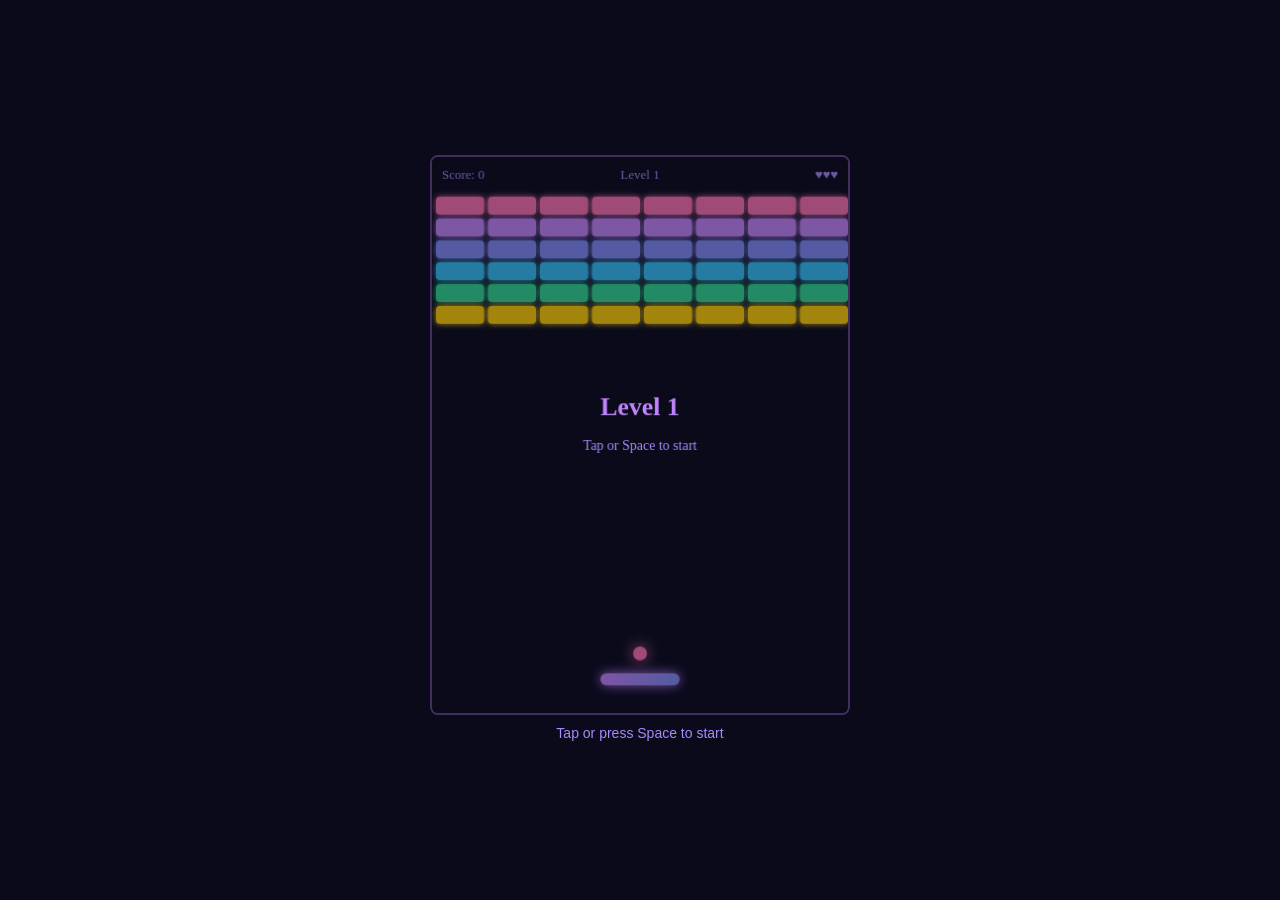
<file: games/breakout/index.html>
<!DOCTYPE html>
<html lang="en">

<head>
    <meta charset="UTF-8">
    <meta name="viewport" content="width=device-width, initial-scale=1.0, user-scalable=no">
    <title>Breakout</title>
    <style>
        * {
            margin: 0;
            padding: 0;
            box-sizing: border-box;
        }

        body {
            background: #0a0a1a;
            display: flex;
            flex-direction: column;
            align-items: center;
            justify-content: center;
            min-height: 100vh;
            font-family: 'Segoe UI', sans-serif;
            color: #fff;
            overflow: hidden;
            touch-action: none;
            user-select: none;
        }

        canvas {
            border: 2px solid rgba(192, 132, 252, 0.3);
            border-radius: 8px;
            display: block;
            max-width: 95vw;
            max-height: 80vh;
            cursor: pointer;
        }

        #msg {
            margin-top: 10px;
            font-size: 14px;
            color: #a78bfa;
            text-align: center;
            min-height: 20px;
        }
    </style>
</head>

<body>
    <canvas id="c"></canvas>
    <div id="msg">Drag or use arrows to move paddle</div>
    <script>
        const c = document.getElementById('c'), ctx = c.getContext('2d'), msgEl = document.getElementById('msg');
        let W = 420, H = 560; c.width = W; c.height = H;
        const s = Math.min(window.innerWidth * 0.95, window.innerHeight * 0.78, W);
        c.style.width = s + 'px'; c.style.height = (s * H / W) + 'px';

        let paddle, ball, bricks, sc, lives, level, state, best = +localStorage.getItem('breakBest') || 0;
        const brickRows = 6, brickCols = 8, brickW = W / brickCols - 4, brickH = 18;
        const rowColors = ['#f472b6', '#c084fc', '#818cf8', '#38bdf8', '#34d399', '#facc15'];

        function init() {
            paddle = { x: W / 2 - 40, y: H - 40, w: 80, h: 12 };
            ball = { x: W / 2, y: H - 60, r: 7, dx: 3, dy: -3 };
            sc = 0; lives = 3; level = 1; state = 'ready';
            makeBricks(); msgEl.textContent = 'Tap or press Space to start';
        }

        function makeBricks() {
            bricks = [];
            for (let r = 0; r < brickRows; r++) for (let col = 0; col < brickCols; col++) {
                bricks.push({ x: col * (brickW + 4) + 2 + 2, y: r * (brickH + 4) + 40, w: brickW, h: brickH, alive: true, color: rowColors[r % rowColors.length] });
            }
        }

        function launch() { state = 'playing'; ball.dy = -3 - level * 0.3; ball.dx = (Math.random() > 0.5 ? 1 : -1) * (2.5 + level * 0.2); }

        function tick() {
            if (state === 'playing') {
                ball.x += ball.dx; ball.y += ball.dy;
                // Walls
                if (ball.x - ball.r < 0 || ball.x + ball.r > W) ball.dx *= -1;
                if (ball.y - ball.r < 0) ball.dy *= -1;
                // Bottom
                if (ball.y + ball.r > H) { lives--; if (lives <= 0) { state = 'dead'; if (sc > best) { best = sc; localStorage.setItem('breakBest', best); } msgEl.textContent = `Game Over! Score: ${sc} | Best: ${best}`; } else { state = 'ready'; ball.x = paddle.x + paddle.w / 2; ball.y = H - 60; msgEl.textContent = `Lives: ${lives} — Tap to continue`; } }
                // Paddle
                if (ball.dy > 0 && ball.y + ball.r >= paddle.y && ball.x >= paddle.x && ball.x <= paddle.x + paddle.w && ball.y + ball.r <= paddle.y + paddle.h + 8) {
                    ball.dy *= -1; ball.dx += (ball.x - (paddle.x + paddle.w / 2)) * 0.08; ball.y = paddle.y - ball.r;
                }
                // Bricks
                bricks.forEach(b => {
                    if (!b.alive) return;
                    if (ball.x + ball.r > b.x && ball.x - ball.r < b.x + b.w && ball.y + ball.r > b.y && ball.y - ball.r < b.y + b.h) {
                        b.alive = false; ball.dy *= -1; sc += 10;
                    }
                });
                // Win level
                if (bricks.every(b => !b.alive)) { level++; makeBricks(); state = 'ready'; ball.x = paddle.x + paddle.w / 2; ball.y = H - 60; msgEl.textContent = `Level ${level}! Tap to continue`; }
            }
            drawAll(); requestAnimationFrame(tick);
        }

        function drawAll() {
            ctx.fillStyle = '#0f0f2a'; ctx.fillRect(0, 0, W, H);
            // HUD
            ctx.fillStyle = '#a78bfa'; ctx.font = '13px Segoe UI'; ctx.textAlign = 'left';
            ctx.fillText(`Score: ${sc}`, 10, 22); ctx.textAlign = 'center'; ctx.fillText(`Level ${level}`, W / 2, 22);
            ctx.textAlign = 'right'; ctx.fillText('♥'.repeat(lives), W - 10, 22);
            // Bricks
            bricks.forEach(b => {
                if (!b.alive) return;
                ctx.fillStyle = b.color; ctx.shadowColor = b.color; ctx.shadowBlur = 6;
                ctx.beginPath(); ctx.roundRect(b.x, b.y, b.w, b.h, 4); ctx.fill();
            });
            ctx.shadowBlur = 0;
            // Paddle
            const pg = ctx.createLinearGradient(paddle.x, 0, paddle.x + paddle.w, 0);
            pg.addColorStop(0, '#c084fc'); pg.addColorStop(1, '#818cf8');
            ctx.fillStyle = pg; ctx.shadowColor = '#c084fc'; ctx.shadowBlur = 12;
            ctx.beginPath(); ctx.roundRect(paddle.x, paddle.y, paddle.w, paddle.h, 6); ctx.fill();
            ctx.shadowBlur = 0;
            // Ball
            ctx.fillStyle = '#f472b6'; ctx.shadowColor = '#f472b6'; ctx.shadowBlur = 15;
            ctx.beginPath(); ctx.arc(ball.x, ball.y, ball.r, 0, Math.PI * 2); ctx.fill();
            ctx.shadowBlur = 0;
            // Ready/Dead overlay
            if (state === 'ready' || state === 'dead') {
                ctx.fillStyle = 'rgba(0,0,0,0.35)'; ctx.fillRect(0, 0, W, H);
                ctx.fillStyle = state === 'dead' ? '#f472b6' : '#c084fc'; ctx.font = 'bold 26px Segoe UI'; ctx.textAlign = 'center';
                ctx.fillText(state === 'dead' ? 'Game Over' : `Level ${level}`, W / 2, H / 2 - 20);
                ctx.fillStyle = '#a78bfa'; ctx.font = '14px Segoe UI';
                ctx.fillText(state === 'dead' ? 'Tap to retry' : 'Tap or Space to start', W / 2, H / 2 + 15);
            }
        }

        // Keyboard
        document.addEventListener('keydown', e => {
            if (e.key === ' ' || e.key === 'Enter') { e.preventDefault(); if (state === 'ready') launch(); else if (state === 'dead') init(); }
            if (e.key === 'ArrowLeft') { paddle.x = Math.max(0, paddle.x - 25); }
            if (e.key === 'ArrowRight') { paddle.x = Math.min(W - paddle.w, paddle.x + 25); }
        });

        // Touch/Mouse drag
        let dragging = false;
        function movePaddle(ex) {
            const rect = c.getBoundingClientRect();
            const scale = W / rect.width;
            paddle.x = Math.max(0, Math.min(W - paddle.w, (ex - rect.left) * scale - paddle.w / 2));
            if (state === 'ready') ball.x = paddle.x + paddle.w / 2;
        }
        c.addEventListener('mousedown', e => { dragging = true; movePaddle(e.clientX); });
        c.addEventListener('mousemove', e => { if (dragging) movePaddle(e.clientX); });
        document.addEventListener('mouseup', () => dragging = false);
        c.addEventListener('click', () => { if (state === 'ready') launch(); else if (state === 'dead') init(); });

        c.addEventListener('touchstart', e => {
            e.preventDefault(); movePaddle(e.touches[0].clientX);
            if (state === 'ready') launch(); else if (state === 'dead') init();
        }, { passive: false });
        c.addEventListener('touchmove', e => { e.preventDefault(); movePaddle(e.touches[0].clientX); }, { passive: false });

        init(); requestAnimationFrame(tick);
    </script>
</body>

</html>
</file>
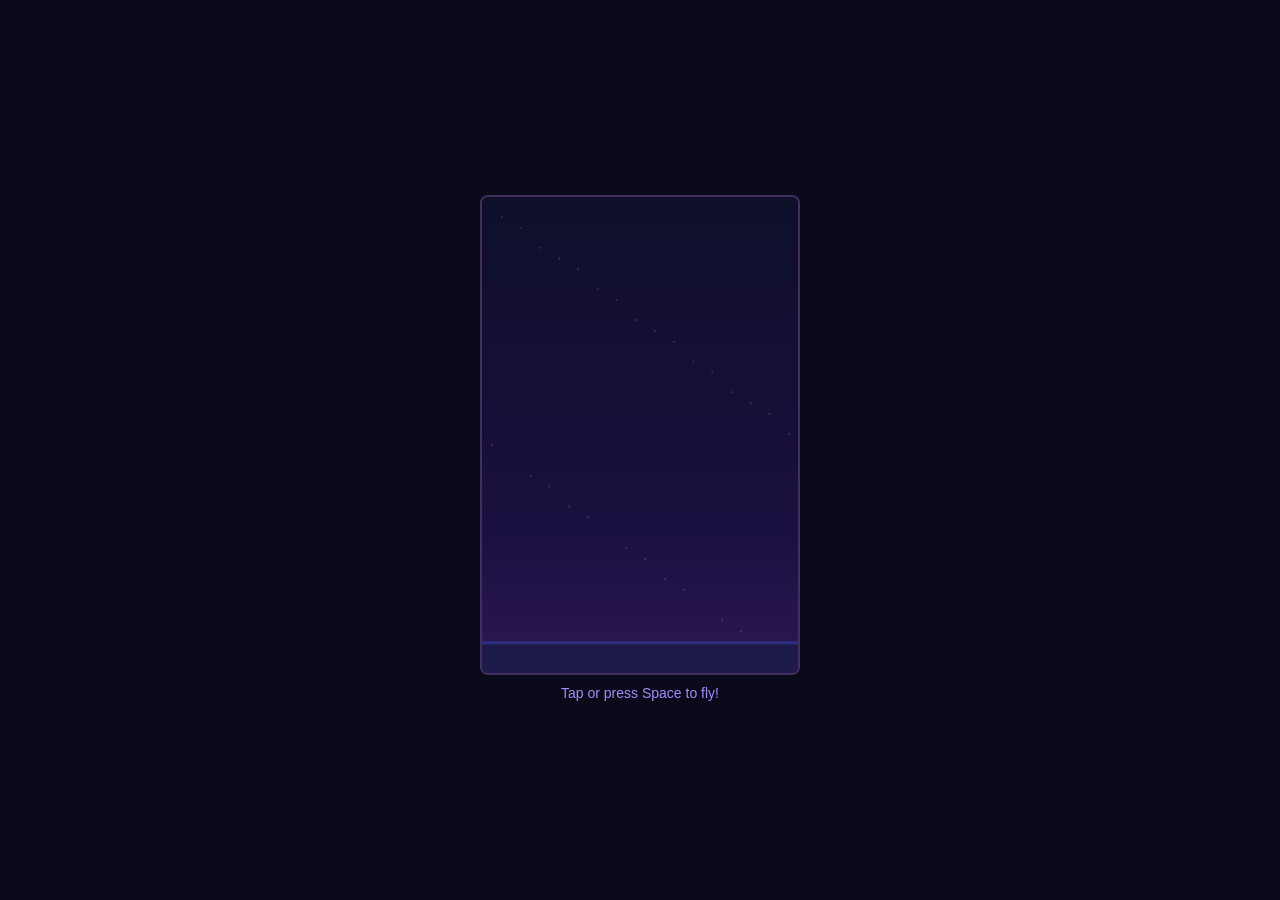
<file: games/flappy/index.html>
<!DOCTYPE html>
<html lang="en">

<head>
    <meta charset="UTF-8">
    <meta name="viewport" content="width=device-width, initial-scale=1.0, user-scalable=no">
    <title>Flappy Bird</title>
    <style>
        * {
            margin: 0;
            padding: 0;
            box-sizing: border-box;
        }

        body {
            background: #0a0a1a;
            display: flex;
            flex-direction: column;
            align-items: center;
            justify-content: center;
            min-height: 100vh;
            font-family: 'Segoe UI', sans-serif;
            color: #fff;
            overflow: hidden;
            touch-action: none;
            user-select: none;
        }

        canvas {
            border: 2px solid rgba(192, 132, 252, 0.3);
            border-radius: 8px;
            display: block;
            max-width: 95vw;
            max-height: 80vh;
            cursor: pointer;
        }

        #msg {
            margin-top: 10px;
            font-size: 14px;
            color: #a78bfa;
            text-align: center;
            min-height: 20px;
        }
    </style>
</head>

<body>
    <canvas id="c"></canvas>
    <div id="msg">Tap or press Space to fly!</div>
    <script>
        const c = document.getElementById('c'), ctx = c.getContext('2d'), msgEl = document.getElementById('msg');
        let W = 320, H = 480, bird, pipes, sc, best = +localStorage.getItem('flappyBest') || 0, state = 'ready', frame = 0;
        c.width = W; c.height = H;

        const s = Math.min(window.innerWidth * 0.95, window.innerHeight * 0.78, W);
        c.style.width = s + 'px'; c.style.height = (s * H / W) + 'px';

        function init() {
            bird = { x: 80, y: H / 2, v: 0, r: 14 };
            pipes = []; sc = 0; frame = 0; state = 'playing';
            msgEl.textContent = '';
        }

        function flap() {
            if (state === 'ready' || state === 'dead') { init(); return; }
            bird.v = -7;
        }

        function addPipe() {
            const gap = 130, minT = 60, maxT = H - gap - 60;
            const top = minT + Math.random() * (maxT - minT);
            pipes.push({ x: W, top, bot: top + gap, w: 48, passed: false });
        }

        function tick() {
            frame++;
            if (state !== 'playing') { drawAll(); requestAnimationFrame(tick); return; }

            // Bird physics
            bird.v += 0.38; bird.y += bird.v;

            // Pipes
            if (frame % 90 === 0) addPipe();
            pipes.forEach(p => {
                p.x -= 2.5;
                if (!p.passed && p.x + p.w < bird.x) { p.passed = true; sc++; }
                // Collision
                if (bird.x + bird.r > p.x && bird.x - bird.r < p.x + p.w) {
                    if (bird.y - bird.r < p.top || bird.y + bird.r > p.bot) die();
                }
            });
            pipes = pipes.filter(p => p.x + p.w > -10);

            // Bounds
            if (bird.y + bird.r > H || bird.y - bird.r < 0) die();
            drawAll();
            requestAnimationFrame(tick);
        }

        function die() {
            state = 'dead';
            if (sc > best) { best = sc; localStorage.setItem('flappyBest', best); }
            msgEl.textContent = `Score: ${sc} | Best: ${best} — Tap to retry`;
        }

        function drawAll() {
            // Sky gradient
            const g = ctx.createLinearGradient(0, 0, 0, H);
            g.addColorStop(0, '#0f0f2a'); g.addColorStop(0.7, '#1a1040'); g.addColorStop(1, '#2d1855');
            ctx.fillStyle = g; ctx.fillRect(0, 0, W, H);

            // Stars
            ctx.fillStyle = 'rgba(255,255,255,0.3)';
            for (let i = 0; i < 30; i++) {
                const sx = (i * 97 + frame * 0.2) % W, sy = (i * 73) % H;
                ctx.beginPath(); ctx.arc(sx, sy, 0.8, 0, Math.PI * 2); ctx.fill();
            }

            // Ground
            ctx.fillStyle = '#1e1b4b'; ctx.fillRect(0, H - 30, W, 30);
            ctx.fillStyle = '#312e81'; ctx.fillRect(0, H - 32, W, 3);

            // Pipes
            pipes.forEach(p => {
                const pg = ctx.createLinearGradient(p.x, 0, p.x + p.w, 0);
                pg.addColorStop(0, '#6366f1'); pg.addColorStop(0.5, '#818cf8'); pg.addColorStop(1, '#6366f1');
                ctx.fillStyle = pg;
                ctx.fillRect(p.x, 0, p.w, p.top);
                ctx.fillRect(p.x, p.bot, p.w, H - p.bot);
                // Pipe caps
                ctx.fillStyle = '#a78bfa';
                ctx.fillRect(p.x - 3, p.top - 16, p.w + 6, 16);
                ctx.fillRect(p.x - 3, p.bot, p.w + 6, 16);
            });

            // Bird
            ctx.save(); ctx.translate(bird.x, bird.y);
            const angle = Math.min(Math.max(bird.v * 3, -30), 70) * Math.PI / 180;
            ctx.rotate(angle);
            // Body
            ctx.fillStyle = '#facc15'; ctx.shadowColor = '#facc15'; ctx.shadowBlur = 15;
            ctx.beginPath(); ctx.ellipse(0, 0, bird.r + 2, bird.r, 0, 0, Math.PI * 2); ctx.fill();
            ctx.shadowBlur = 0;
            // Eye
            ctx.fillStyle = '#fff'; ctx.beginPath(); ctx.arc(6, -4, 5, 0, Math.PI * 2); ctx.fill();
            ctx.fillStyle = '#1e1b4b'; ctx.beginPath(); ctx.arc(7, -4, 2.5, 0, Math.PI * 2); ctx.fill();
            // Beak
            ctx.fillStyle = '#f97316'; ctx.beginPath(); ctx.moveTo(12, -2); ctx.lineTo(20, 1); ctx.lineTo(12, 4); ctx.fill();
            // Wing
            ctx.fillStyle = '#eab308';
            ctx.beginPath(); ctx.ellipse(-4, 4, 8, 5, Math.sin(frame * 0.3) * 0.3, 0, Math.PI * 2); ctx.fill();
            ctx.restore();

            // Score
            ctx.fillStyle = '#fff'; ctx.font = 'bold 32px Segoe UI'; ctx.textAlign = 'center';
            ctx.shadowColor = 'rgba(0,0,0,0.5)'; ctx.shadowBlur = 6;
            ctx.fillText(sc, W / 2, 50); ctx.shadowBlur = 0;

            // Start/Dead overlay
            if (state === 'ready') {
                ctx.fillStyle = 'rgba(0,0,0,0.4)'; ctx.fillRect(0, 0, W, H);
                ctx.fillStyle = '#c084fc'; ctx.font = 'bold 28px Segoe UI'; ctx.fillText('Flappy Bird', W / 2, H / 2 - 30);
                ctx.fillStyle = '#a78bfa'; ctx.font = '16px Segoe UI'; ctx.fillText('Tap or Space to start', W / 2, H / 2 + 10);
                ctx.fillText(`Best: ${best}`, W / 2, H / 2 + 40);
            }
            if (state === 'dead') {
                ctx.fillStyle = 'rgba(0,0,0,0.5)'; ctx.fillRect(0, 0, W, H);
                ctx.fillStyle = '#f472b6'; ctx.font = 'bold 30px Segoe UI'; ctx.fillText('Game Over', W / 2, H / 2 - 30);
                ctx.fillStyle = '#fff'; ctx.font = 'bold 22px Segoe UI'; ctx.fillText(`${sc}`, W / 2, H / 2 + 10);
                ctx.fillStyle = '#a78bfa'; ctx.font = '14px Segoe UI'; ctx.fillText('Tap to retry', W / 2, H / 2 + 40);
            }
        }

        // Input
        document.addEventListener('keydown', e => { if (e.key === ' ' || e.key === 'ArrowUp') { e.preventDefault(); flap(); } });
        c.addEventListener('click', flap);
        c.addEventListener('touchstart', e => { e.preventDefault(); flap(); }, { passive: false });

        requestAnimationFrame(tick);
    </script>
</body>

</html>
</file>
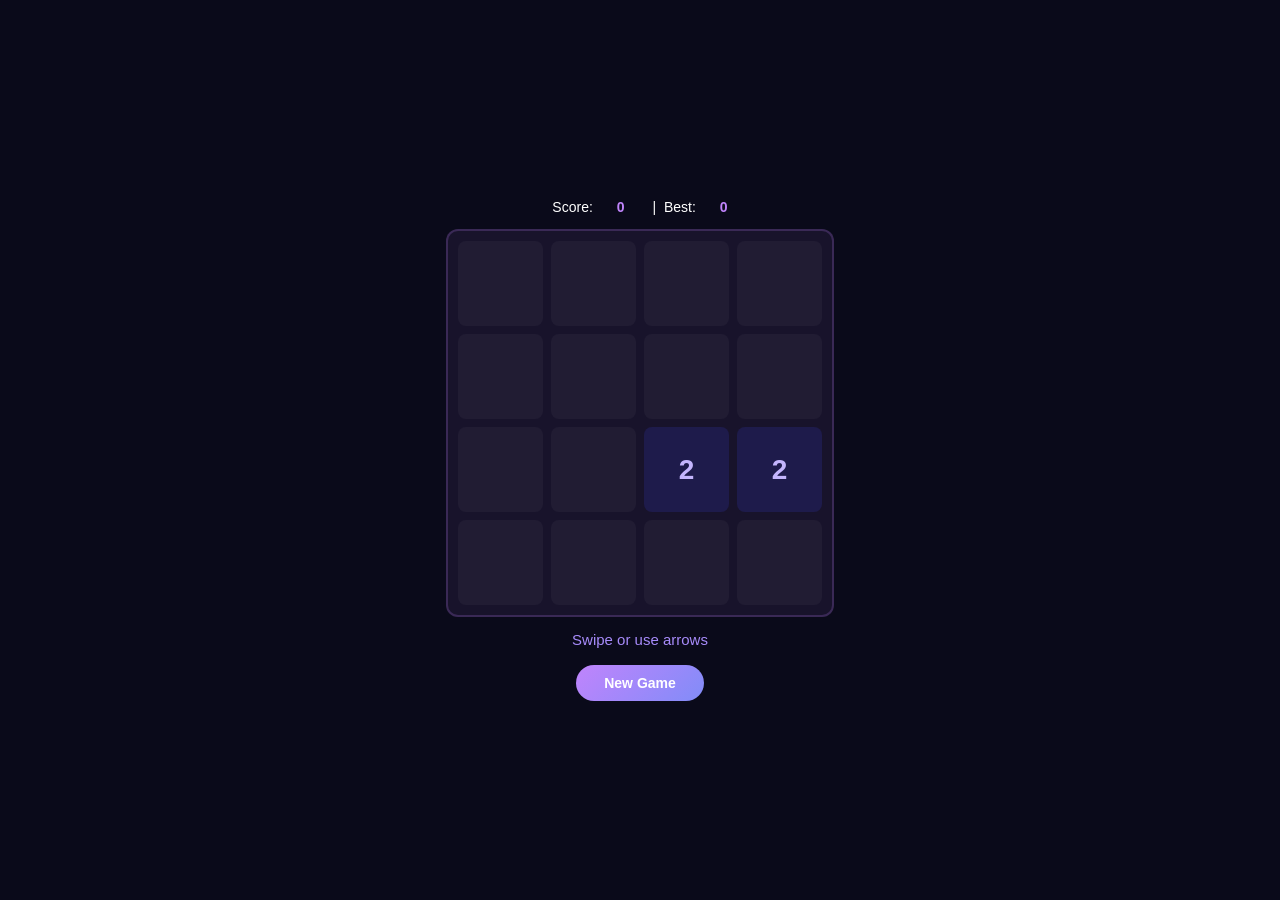
<file: games/game2048/index.html>
<!DOCTYPE html>
<html lang="en">

<head>
    <meta charset="UTF-8">
    <meta name="viewport" content="width=device-width, initial-scale=1.0, user-scalable=no">
    <title>2048</title>
    <style>
        * {
            margin: 0;
            padding: 0;
            box-sizing: border-box;
        }

        body {
            background: #0a0a1a;
            display: flex;
            flex-direction: column;
            align-items: center;
            justify-content: center;
            min-height: 100vh;
            font-family: 'Segoe UI', sans-serif;
            color: #fff;
            overflow: hidden;
            touch-action: none;
            user-select: none;
        }

        #info {
            display: flex;
            gap: 24px;
            margin-bottom: 14px;
            font-size: 14px;
        }

        #info span {
            color: #c084fc;
            font-weight: 700;
        }

        #board {
            display: grid;
            gap: 8px;
            padding: 10px;
            background: rgba(192, 132, 252, 0.08);
            border-radius: 12px;
            border: 2px solid rgba(192, 132, 252, 0.2);
        }

        .tile {
            border-radius: 8px;
            display: flex;
            align-items: center;
            justify-content: center;
            font-weight: 800;
            transition: all 0.12s ease;
            font-family: 'Outfit', 'Segoe UI', sans-serif;
        }

        #msg {
            margin-top: 14px;
            font-size: 15px;
            color: #a78bfa;
            min-height: 24px;
            text-align: center;
        }

        #newBtn {
            margin-top: 10px;
            padding: 10px 28px;
            border-radius: 30px;
            background: linear-gradient(135deg, #c084fc, #818cf8);
            color: #fff;
            border: none;
            font-size: 14px;
            font-weight: 700;
            cursor: pointer;
            font-family: inherit;
            -webkit-tap-highlight-color: transparent;
        }

        #newBtn:active {
            transform: scale(0.95);
        }
    </style>
</head>

<body>
    <div id="info">Score: <span id="score">0</span> &nbsp;|&nbsp; Best: <span id="best">0</span></div>
    <div id="board"></div>
    <div id="msg">Swipe or use arrows</div>
    <button id="newBtn" onclick="init()">New Game</button>
    <script>
        const board = document.getElementById('board'), scoreEl = document.getElementById('score'), bestEl = document.getElementById('best'), msgEl = document.getElementById('msg');
        const N = 4; let grid, sc, best = +localStorage.getItem('2048best') || 0, won = false, over = false;
        bestEl.textContent = best;

        const colors = { 0: 'rgba(255,255,255,0.04)', 2: '#1e1b4b', 4: '#312e81', 8: '#4338ca', 16: '#4f46e5', 32: '#6366f1', 64: '#818cf8', 128: '#a78bfa', 256: '#c084fc', 512: '#d946ef', 1024: '#f472b6', 2048: '#facc15' };
        const txtColors = { 0: 'transparent', 2: '#c4b5fd', 4: '#c4b5fd', 8: '#e0e7ff', 16: '#fff', 32: '#fff', 64: '#fff', 128: '#fff', 256: '#1e1b4b', 512: '#fff', 1024: '#fff', 2048: '#1e1b4b' };

        function resize() {
            const s = Math.min(window.innerWidth * 0.92, window.innerHeight * 0.58, 380);
            const ts = Math.floor((s - 8 * (N + 1)) / N);
            board.style.gridTemplateColumns = `repeat(${N},${ts}px)`;
            board.style.gridTemplateRows = `repeat(${N},${ts}px)`;
            board.querySelectorAll('.tile').forEach(t => { t.style.width = ts + 'px'; t.style.height = ts + 'px'; t.style.fontSize = (ts > 70 ? 28 : ts > 50 ? 22 : 18) + 'px'; });
        }

        function init() {
            grid = Array.from({ length: N }, () => Array(N).fill(0));
            sc = 0; won = false; over = false; scoreEl.textContent = 0; msgEl.textContent = 'Swipe or use arrows';
            addRandom(); addRandom(); render(); resize();
        }

        function addRandom() {
            const empty = [];
            for (let r = 0; r < N; r++) for (let c = 0; c < N; c++) if (!grid[r][c]) empty.push([r, c]);
            if (!empty.length) return;
            const [r, c] = empty[Math.floor(Math.random() * empty.length)];
            grid[r][c] = Math.random() < 0.9 ? 2 : 4;
        }

        function render() {
            board.innerHTML = '';
            for (let r = 0; r < N; r++) for (let c = 0; c < N; c++) {
                const v = grid[r][c], d = document.createElement('div');
                d.className = 'tile';
                d.style.background = colors[v] || 'linear-gradient(135deg,#c084fc,#f472b6)';
                d.style.color = txtColors[v] || '#fff';
                d.textContent = v || '';
                if (v >= 128) d.style.boxShadow = `0 0 20px ${colors[v] || '#c084fc'}44`;
                board.appendChild(d);
            }
            resize();
        }

        function slide(row) {
            let a = row.filter(v => v), merged = false;
            for (let i = 0; i < a.length - 1; i++) {
                if (a[i] === a[i + 1] && !merged) { a[i] *= 2; sc += a[i]; a.splice(i + 1, 1); merged = true; }
            }
            while (a.length < N) a.push(0);
            return a;
        }

        function move(dir) {
            if (over) return;
            let moved = false, prev = JSON.stringify(grid);
            if (dir === 'left') for (let r = 0; r < N; r++) grid[r] = slide(grid[r]);
            else if (dir === 'right') for (let r = 0; r < N; r++) grid[r] = slide(grid[r].reverse()).reverse();
            else if (dir === 'up') for (let c = 0; c < N; c++) { let col = []; for (let r = 0; r < N; r++) col.push(grid[r][c]); col = slide(col); for (let r = 0; r < N; r++) grid[r][c] = col[r]; }
            else if (dir === 'down') for (let c = 0; c < N; c++) { let col = []; for (let r = 0; r < N; r++) col.push(grid[r][c]); col = slide(col.reverse()).reverse(); for (let r = 0; r < N; r++) grid[r][c] = col[r]; }
            if (JSON.stringify(grid) !== prev) { moved = true; addRandom(); }
            scoreEl.textContent = sc; if (sc > best) { best = sc; localStorage.setItem('2048best', best); bestEl.textContent = best; }
            if (!won && grid.some(r => r.some(v => v >= 2048))) { won = true; msgEl.textContent = '🎉 You reached 2048!'; }
            if (!canMove()) { over = true; msgEl.textContent = 'Game Over! Tap New Game'; }
            render();
        }

        function canMove() {
            for (let r = 0; r < N; r++) for (let c = 0; c < N; c++) {
                if (!grid[r][c]) return true;
                if (c < N - 1 && grid[r][c] === grid[r][c + 1]) return true;
                if (r < N - 1 && grid[r][c] === grid[r + 1][c]) return true;
            }
            return false;
        }

        // Keyboard
        document.addEventListener('keydown', e => {
            const m = { ArrowUp: 'up', ArrowDown: 'down', ArrowLeft: 'left', ArrowRight: 'right' };
            if (m[e.key]) { e.preventDefault(); move(m[e.key]); }
        });

        // Swipe
        let tx, ty;
        document.addEventListener('touchstart', e => { tx = e.touches[0].clientX; ty = e.touches[0].clientY; }, { passive: true });
        document.addEventListener('touchend', e => {
            if (!tx) return;
            const dx = e.changedTouches[0].clientX - tx, dy = e.changedTouches[0].clientY - ty;
            if (Math.abs(dx) < 20 && Math.abs(dy) < 20) return;
            if (Math.abs(dx) > Math.abs(dy)) move(dx > 0 ? 'right' : 'left');
            else move(dy > 0 ? 'down' : 'up');
            tx = ty = null;
        });

        window.addEventListener('resize', resize);
        init();
    </script>
</body>

</html>
</file>
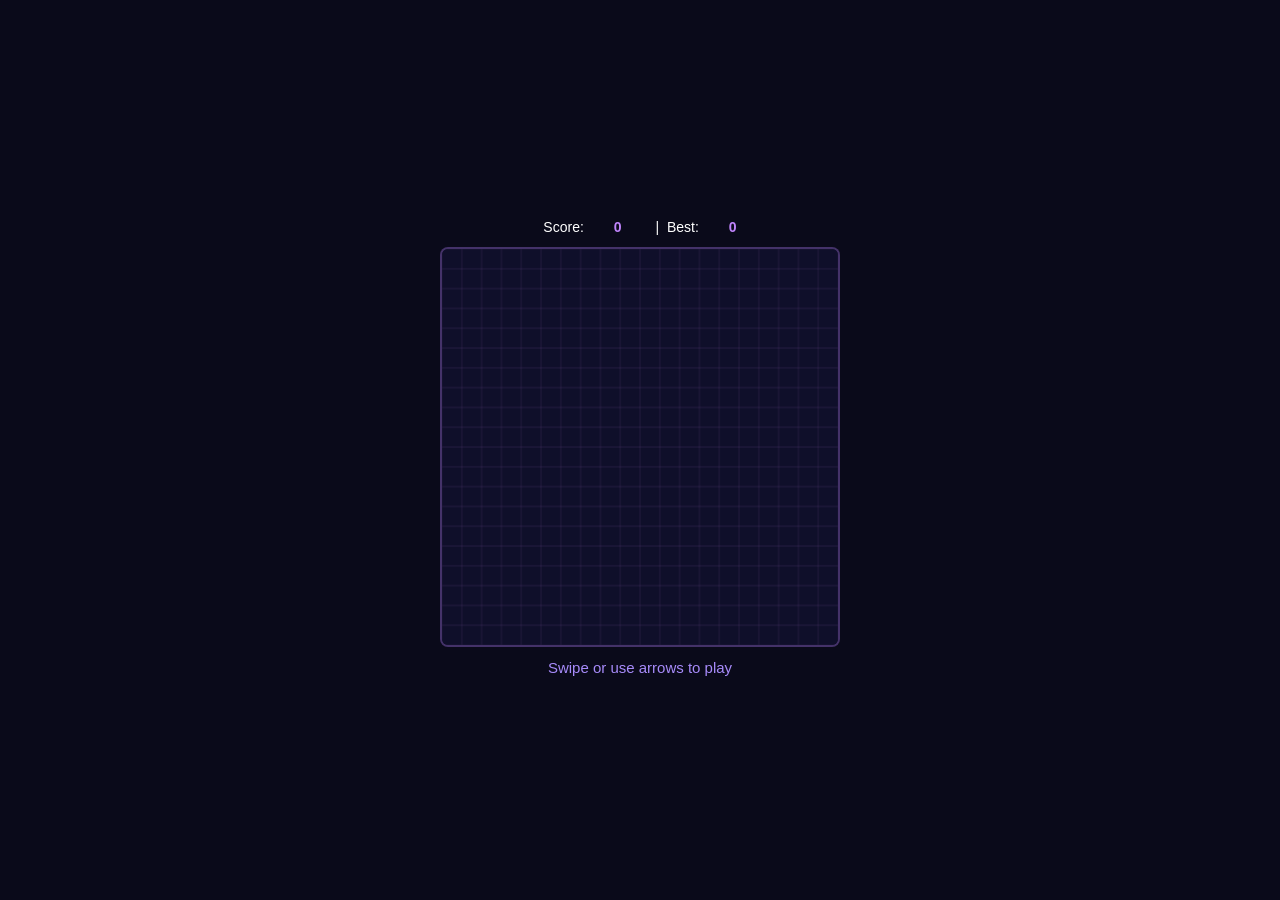
<file: games/snake/index.html>
<!DOCTYPE html>
<html lang="en">

<head>
    <meta charset="UTF-8">
    <meta name="viewport" content="width=device-width, initial-scale=1.0, user-scalable=no">
    <title>Snake Game</title>
    <style>
        * {
            margin: 0;
            padding: 0;
            box-sizing: border-box;
        }

        body {
            background: #0a0a1a;
            display: flex;
            flex-direction: column;
            align-items: center;
            justify-content: center;
            min-height: 100vh;
            font-family: 'Segoe UI', sans-serif;
            color: #fff;
            overflow: hidden;
            touch-action: none;
            user-select: none;
        }

        #info {
            display: flex;
            gap: 30px;
            margin-bottom: 12px;
            font-size: 14px;
        }

        #info span {
            color: #c084fc;
            font-weight: 700;
        }

        canvas {
            border: 2px solid rgba(192, 132, 252, 0.3);
            border-radius: 8px;
            background: #0f0f2a;
            display: block;
            max-width: 95vw;
            max-height: 70vh;
        }

        #msg {
            margin-top: 12px;
            font-size: 15px;
            color: #a78bfa;
            min-height: 22px;
            text-align: center;
        }

        .touch-controls {
            display: none;
            margin-top: 16px;
        }

        .touch-row {
            display: flex;
            justify-content: center;
            gap: 8px;
            margin: 4px 0;
        }

        .touch-btn {
            width: 60px;
            height: 60px;
            border-radius: 14px;
            border: 2px solid rgba(192, 132, 252, 0.3);
            background: rgba(192, 132, 252, 0.1);
            color: #c084fc;
            font-size: 22px;
            display: flex;
            align-items: center;
            justify-content: center;
            cursor: pointer;
            -webkit-tap-highlight-color: transparent;
            transition: background 0.15s;
        }

        .touch-btn:active {
            background: rgba(192, 132, 252, 0.35);
        }

        @media (pointer:coarse) {
            .touch-controls {
                display: block;
            }
        }

        @media (max-width:500px) {
            canvas {
                max-height: 55vh;
            }

            .touch-btn {
                width: 54px;
                height: 54px;
                font-size: 20px;
            }
        }
    </style>
</head>

<body>
    <div id="info">Score: <span id="score">0</span> &nbsp;|&nbsp; Best: <span id="best">0</span></div>
    <canvas id="c"></canvas>
    <div id="msg">Swipe or use arrows to play</div>
    <div class="touch-controls" id="touchCtrl">
        <div class="touch-row">
            <div class="touch-btn" data-dir="up">▲</div>
        </div>
        <div class="touch-row">
            <div class="touch-btn" data-dir="left">◀</div>
            <div class="touch-btn" data-dir="down">▼</div>
            <div class="touch-btn" data-dir="right">▶</div>
        </div>
    </div>
    <script>
        const c = document.getElementById('c'), ctx = c.getContext('2d');
        const scoreEl = document.getElementById('score'), bestEl = document.getElementById('best'), msgEl = document.getElementById('msg');
        let W, H, gs, cols, rows, snake, food, dir, ndir, sc, best = +localStorage.getItem('snakeBest') || 0, running = false, speed, loop;
        bestEl.textContent = best;

        function resize() {
            const s = Math.min(window.innerWidth * 0.95, window.innerHeight * 0.65, 400);
            gs = Math.floor(s / 20); cols = 20; rows = 20; W = gs * cols; H = gs * rows;
            c.width = W; c.height = H;
            c.style.width = W + 'px'; c.style.height = H + 'px';
        }
        resize(); window.addEventListener('resize', () => { resize(); if (!running) drawAll(); });

        function init() {
            const mid = Math.floor(cols / 2);
            snake = [{ x: mid, y: Math.floor(rows / 2) }];
            for (let i = 1; i < 4; i++) snake.push({ x: mid + i, y: snake[0].y });
            dir = { x: -1, y: 0 }; ndir = { ...dir }; sc = 0; scoreEl.textContent = 0; speed = 120;
            placeFood(); running = true;
            msgEl.textContent = '';
            clearInterval(loop); loop = setInterval(tick, speed);
        }

        function placeFood() {
            let p; do { p = { x: Math.floor(Math.random() * cols), y: Math.floor(Math.random() * rows) }; }
            while (snake.some(s => s.x === p.x && s.y === p.y));
            food = p;
        }

        function tick() {
            dir = { ...ndir };
            const h = { x: snake[0].x + dir.x, y: snake[0].y + dir.y };
            if (h.x < 0 || h.x >= cols || h.y < 0 || h.y >= rows || snake.some(s => s.x === h.x && s.y === h.y)) {
                running = false; clearInterval(loop);
                if (sc > best) { best = sc; localStorage.setItem('snakeBest', best); bestEl.textContent = best; }
                msgEl.textContent = 'Game Over! Tap or press Space';
                return;
            }
            snake.unshift(h);
            if (h.x === food.x && h.y === food.y) {
                sc += 10; scoreEl.textContent = sc;
                placeFood();
                if (speed > 50) { speed -= 3; clearInterval(loop); loop = setInterval(tick, speed); }
            } else snake.pop();
            drawAll();
        }

        function drawAll() {
            ctx.fillStyle = '#0f0f2a'; ctx.fillRect(0, 0, W, H);
            // Grid
            ctx.strokeStyle = 'rgba(192,132,252,0.06)';
            for (let i = 0; i < cols; i++) for (let j = 0; j < rows; j++) ctx.strokeRect(i * gs, j * gs, gs, gs);
            // Food
            ctx.fillStyle = '#f472b6'; ctx.shadowColor = '#f472b6'; ctx.shadowBlur = 12;
            ctx.beginPath(); ctx.arc(food.x * gs + gs / 2, food.y * gs + gs / 2, gs / 2.5, 0, Math.PI * 2); ctx.fill();
            ctx.shadowBlur = 0;
            // Snake
            snake.forEach((s, i) => {
                const t = i / snake.length;
                ctx.fillStyle = `hsl(${270 - t * 40},${80 - t * 20}%,${70 - t * 20}%)`;
                ctx.shadowColor = i === 0 ? '#c084fc' : 'transparent'; ctx.shadowBlur = i === 0 ? 10 : 0;
                const p = 2; ctx.beginPath();
                ctx.roundRect(s.x * gs + p, s.y * gs + p, gs - p * 2, gs - p * 2, 4); ctx.fill();
            });
            ctx.shadowBlur = 0;
        }

        // Keyboard
        document.addEventListener('keydown', e => {
            if (!running && (e.key === ' ' || e.key === 'Enter')) { init(); return; }
            const m = { ArrowUp: { x: 0, y: -1 }, ArrowDown: { x: 0, y: 1 }, ArrowLeft: { x: -1, y: 0 }, ArrowRight: { x: 1, y: 0 }, w: { x: 0, y: -1 }, s: { x: 0, y: 1 }, a: { x: -1, y: 0 }, d: { x: 1, y: 0 } };
            if (m[e.key] && !(m[e.key].x === -dir.x && m[e.key].y === -dir.y)) { ndir = m[e.key]; e.preventDefault(); }
        });

        // Swipe
        let tx, ty;
        document.addEventListener('touchstart', e => { tx = e.touches[0].clientX; ty = e.touches[0].clientY; e.preventDefault(); }, { passive: false });
        document.addEventListener('touchend', e => {
            if (!tx) return;
            const dx = e.changedTouches[0].clientX - tx, dy = e.changedTouches[0].clientY - ty;
            if (Math.abs(dx) < 15 && Math.abs(dy) < 15) { if (!running) init(); return; }
            if (Math.abs(dx) > Math.abs(dy)) {
                const d = dx > 0 ? { x: 1, y: 0 } : { x: -1, y: 0 };
                if (!(d.x === -dir.x && d.y === -dir.y)) ndir = d;
            } else {
                const d = dy > 0 ? { x: 0, y: 1 } : { x: 0, y: -1 };
                if (!(d.x === -dir.x && d.y === -dir.y)) ndir = d;
            }
            tx = ty = null;
        }, { passive: false });

        // Touch buttons
        document.querySelectorAll('.touch-btn').forEach(b => {
            b.addEventListener('touchstart', e => {
                e.preventDefault(); e.stopPropagation();
                if (!running) { init(); return; }
                const m = { up: { x: 0, y: -1 }, down: { x: 0, y: 1 }, left: { x: -1, y: 0 }, right: { x: 1, y: 0 } };
                const d = m[b.dataset.dir];
                if (d && !(d.x === -dir.x && d.y === -dir.y)) ndir = d;
            }, { passive: false });
        });

        drawAll(); init();
    </script>
</body>

</html>
</file>
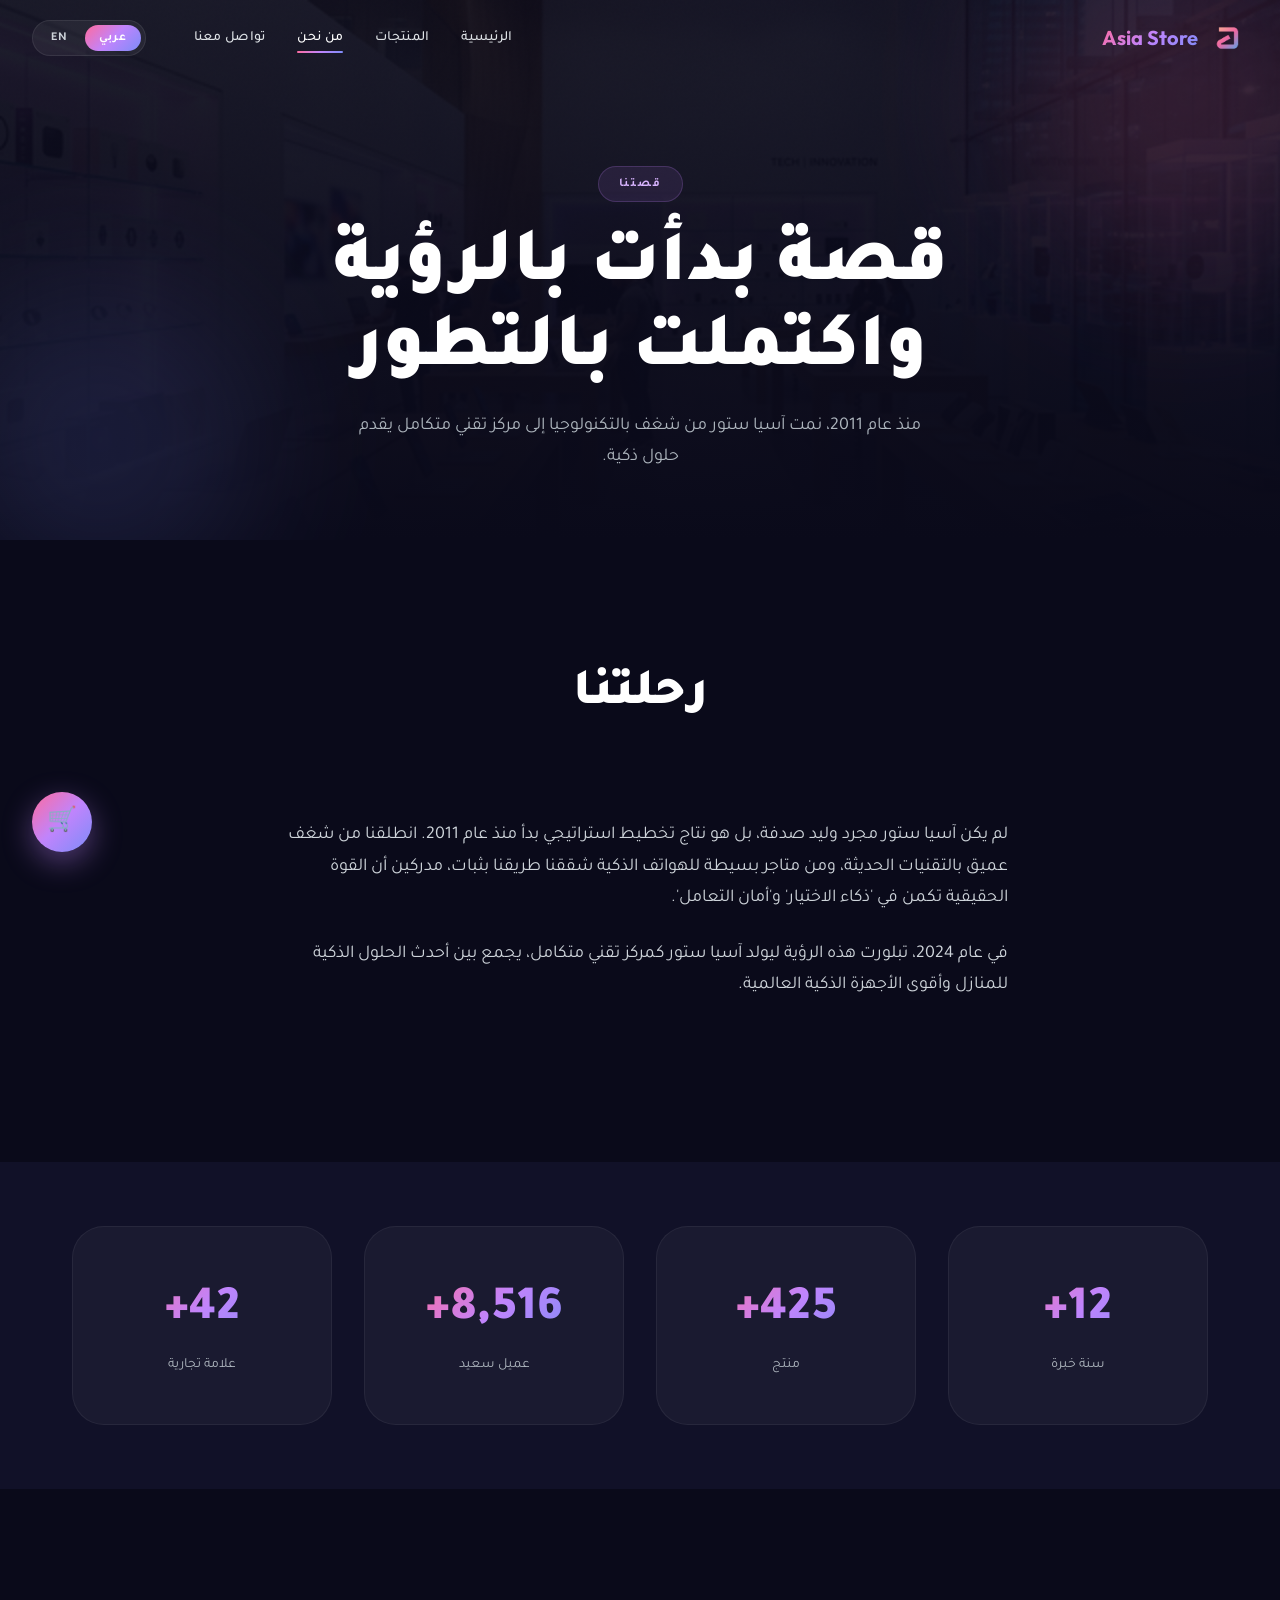
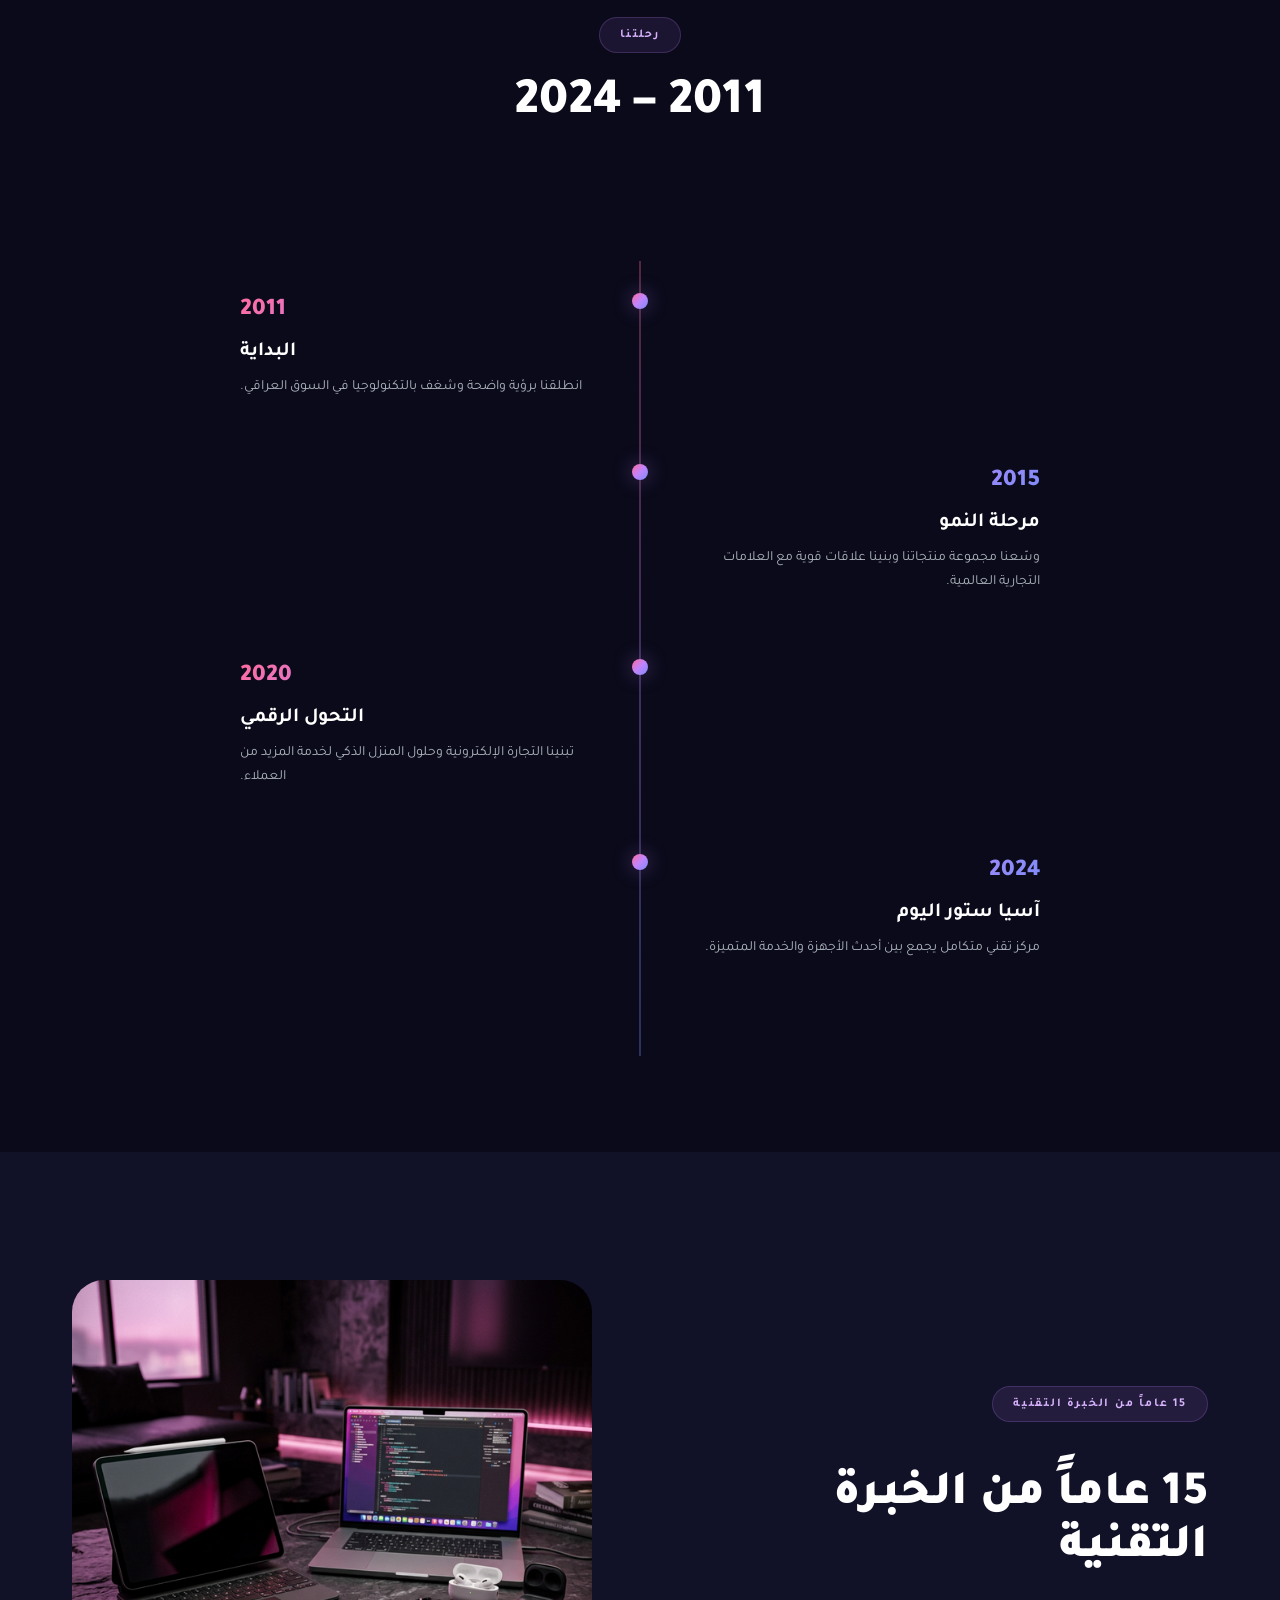
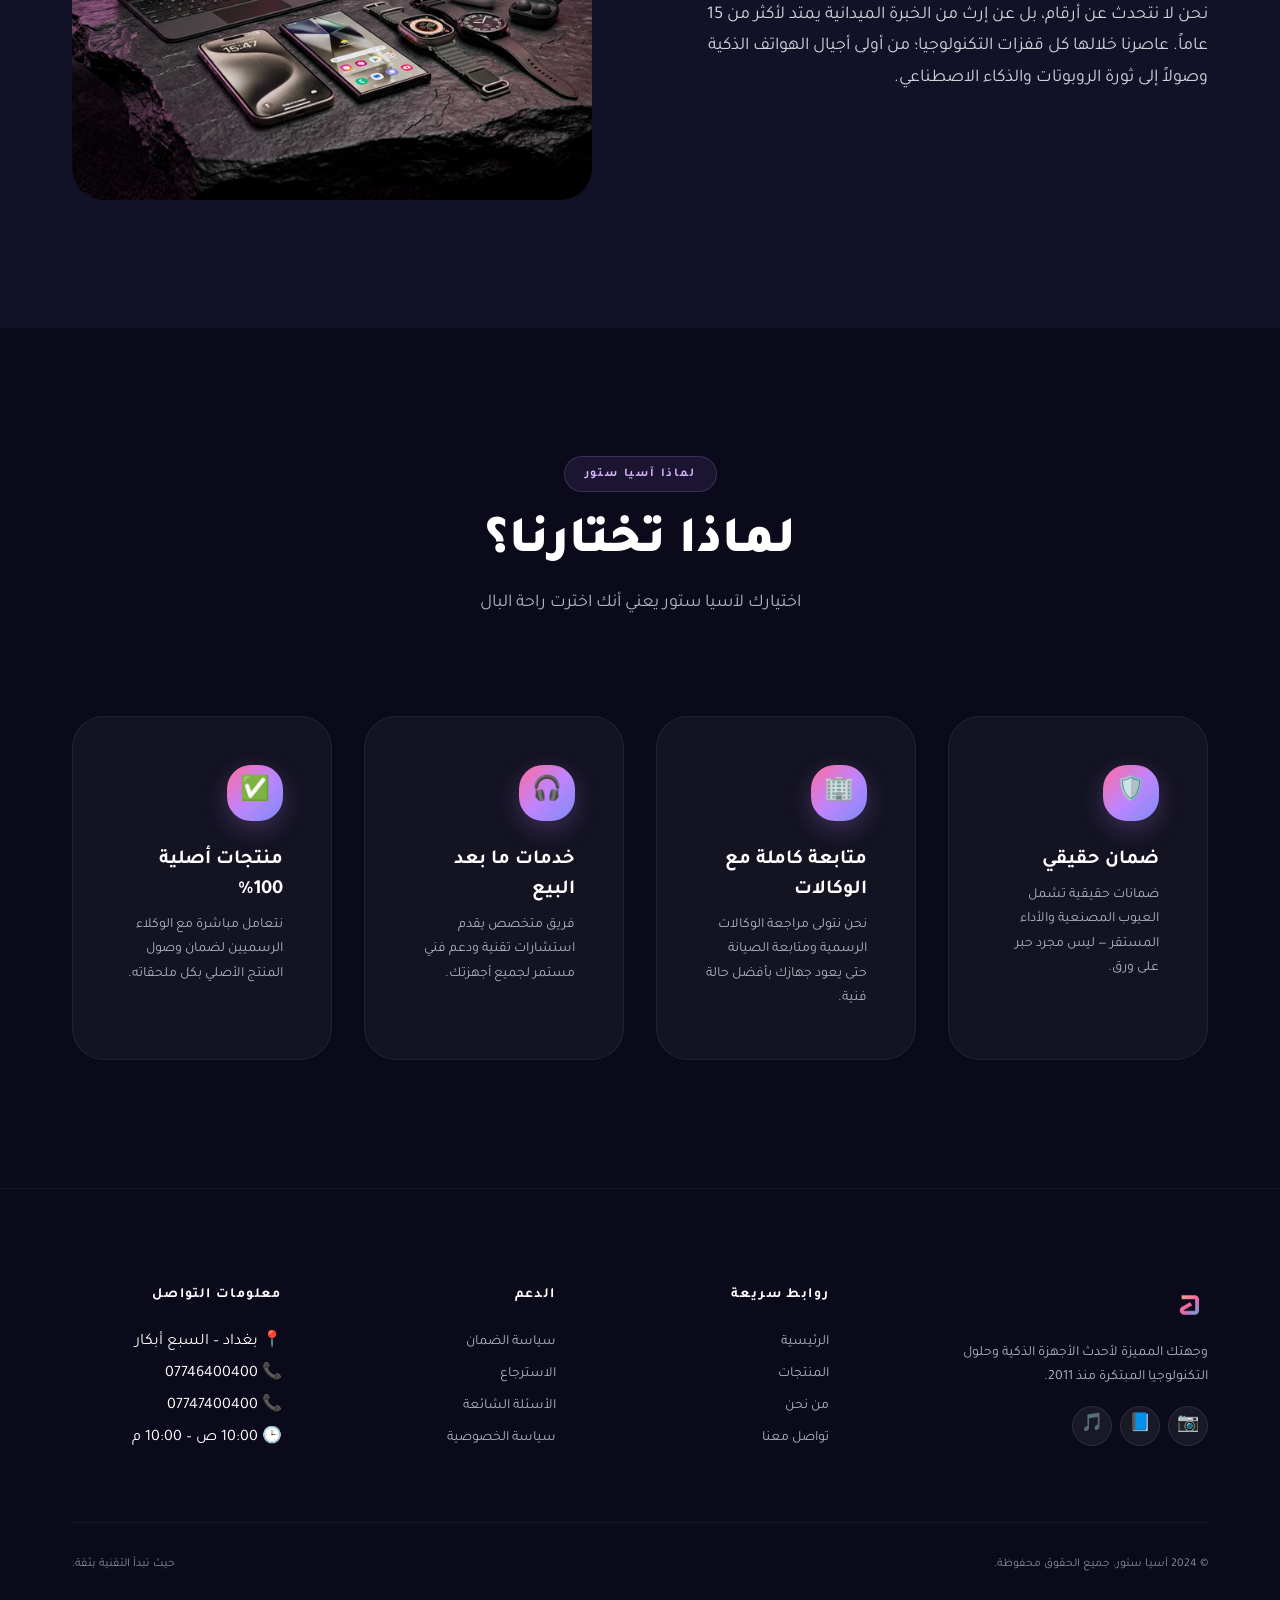
<file: pages/about.html>
<!DOCTYPE html>
<html lang="ar" dir="rtl">

<head>
    <meta charset="UTF-8">
    <meta name="viewport" content="width=device-width, initial-scale=1.0">
    <meta name="description" content="آسيا ستور - قصة نجاح تمتد لأكثر من 15 عاماً في عالم التقنية">
    <title>من نحن | آسيا ستور - Asia Store</title>
    <link rel="preconnect" href="https://fonts.googleapis.com">
    <link rel="preconnect" href="https://fonts.gstatic.com" crossorigin>
    <link
        href="https://fonts.googleapis.com/css2?family=Inter:wght@300;400;500;600;700;900&family=Outfit:wght@300;400;500;600;700;900&family=Tajawal:wght@300;400;500;700;800;900&display=swap"
        rel="stylesheet">
    <link rel="stylesheet" href="../css/variables.css">
    <link rel="stylesheet" href="../css/base.css">
    <link rel="stylesheet" href="../css/animations.css">
    <link rel="stylesheet" href="../css/components.css">
    <link rel="stylesheet" href="../css/pages.css">
</head>

<body>
    <!-- Page Transition -->
    <div class="page-transition">
        <div class="panel"></div>
        <div class="panel"></div>
        <div class="panel"></div>
        <div class="panel"></div>
        <div class="panel"></div>
    </div>

    <!-- Header -->
    <header class="header" id="header">
        <div class="container container--wide">
            <a href="../index.html" class="header__logo">
                <img src="../assets/logo.svg" alt="Asia Store Logo">
                <span class="header__logo-text">Asia Store</span>
            </a>
            <nav class="header__nav" id="mainNav">
                <ul class="header__nav-list">
                    <li><a href="../index.html" class="header__nav-link" data-i18n="nav_home">الرئيسية</a></li>
                    <li><a href="products.html" class="header__nav-link" data-i18n="nav_products">المنتجات</a></li>
                    <li><a href="about.html" class="header__nav-link active" data-i18n="nav_about">من نحن</a></li>
                    <li><a href="contact.html" class="header__nav-link" data-i18n="nav_contact">تواصل معنا</a></li>
                </ul>
                <div class="lang-switcher">
                    <button class="lang-btn active" data-lang="ar">عربي</button>
                    <button class="lang-btn" data-lang="en">EN</button>
                </div>
            </nav>
            <button class="menu-toggle" id="menuToggle" aria-label="Toggle Menu">
                <span></span><span></span><span></span>
            </button>
        </div>
    </header>

    <!-- About Hero -->
    <section class="about-hero noise-overlay">
        <div class="about-hero__bg">
            <img src="../assets/images/store-interior.png" alt="Asia Store Interior">
            <div class="about-hero__overlay"></div>
        </div>
        <div class="bg-orb bg-orb--pink" style="width:350px;height:350px;top:-80px;right:-80px;"></div>
        <div class="bg-orb bg-orb--blue" style="width:300px;height:300px;bottom:-50px;left:-50px;"></div>

        <div class="container">
            <div class="about-hero__content">
                <span class="section-header__label hero-text-animate" data-i18n="about_hero_label">قصتنا</span>
                <h1 class="section-header__title hero-text-animate" style="font-size:var(--fs-hero);"
                    data-i18n="about_hero_title">قصة بدأت بالرؤية واكتملت بالتطور</h1>
                <p class="section-header__subtitle hero-text-animate" data-i18n="about_hero_subtitle">منذ عام 2011، نمت
                    آسيا ستور من شغف بالتكنولوجيا إلى مركز تقني متكامل.</p>
            </div>
        </div>
    </section>

    <!-- Our Story -->
    <section class="section">
        <div class="container container--narrow">
            <div class="section-header reveal">
                <h2 class="section-header__title" data-i18n="about_story_title">رحلتنا</h2>
            </div>
            <div class="reveal" style="margin-bottom:var(--space-xl);">
                <p style="font-size:var(--fs-md);color:var(--color-gray-400);line-height:var(--lh-relaxed);margin-bottom:var(--space-lg);"
                    data-i18n="about_story_p1">
                    لم يكن آسيا ستور مجرد وليد صدفة، بل هو نتاج تخطيط استراتيجي بدأ منذ عام 2011. انطلقنا من شغف عميق
                    بالتقنيات الحديثة، ومن متاجر بسيطة للهواتف الذكية شققنا طريقنا بثبات.
                </p>
                <p style="font-size:var(--fs-md);color:var(--color-gray-400);line-height:var(--lh-relaxed);"
                    data-i18n="about_story_p2">
                    في عام 2024، تبلورت هذه الرؤية ليولد آسيا ستور كمركز تقني متكامل، يجمع بين أحدث الحلول الذكية
                    للمنازل وأقوى الأجهزة الذكية العالمية.
                </p>
            </div>
        </div>
    </section>

    <!-- Stats -->
    <section class="section"
        style="background:var(--surface-dark-elevated);padding-top:var(--space-3xl);padding-bottom:var(--space-3xl);">
        <div class="container">
            <div class="stats-row">
                <div class="stat-card reveal delay-1">
                    <div class="stat-card__number" data-counter="15" data-counter-suffix="+">0</div>
                    <div class="stat-card__label" data-i18n="stat_years">سنة خبرة</div>
                </div>
                <div class="stat-card reveal delay-2">
                    <div class="stat-card__number" data-counter="500" data-counter-suffix="+">0</div>
                    <div class="stat-card__label" data-i18n="stat_products">منتج</div>
                </div>
                <div class="stat-card reveal delay-3">
                    <div class="stat-card__number" data-counter="10000" data-counter-suffix="+">0</div>
                    <div class="stat-card__label" data-i18n="stat_customers">عميل سعيد</div>
                </div>
                <div class="stat-card reveal delay-4">
                    <div class="stat-card__number" data-counter="50" data-counter-suffix="+">0</div>
                    <div class="stat-card__label" data-i18n="stat_brands">علامة تجارية</div>
                </div>
            </div>
        </div>
    </section>

    <!-- Timeline -->
    <section class="section">
        <div class="container">
            <div class="section-header reveal">
                <span class="section-header__label" data-i18n="about_story_title">رحلتنا</span>
                <h2 class="section-header__title">2011 – 2024</h2>
            </div>

            <div class="timeline">
                <div class="timeline__item reveal-left">
                    <div class="timeline__dot"></div>
                    <div class="timeline__content">
                        <div class="timeline__year">2011</div>
                        <h3 class="timeline__title" data-i18n="timeline_2011_title">البداية</h3>
                        <p class="timeline__desc" data-i18n="timeline_2011_desc">انطلقنا برؤية واضحة وشغف بالتكنولوجيا
                            في السوق العراقي.</p>
                    </div>
                </div>

                <div class="timeline__item reveal-right">
                    <div class="timeline__dot"></div>
                    <div class="timeline__content">
                        <div class="timeline__year">2015</div>
                        <h3 class="timeline__title" data-i18n="timeline_2015_title">مرحلة النمو</h3>
                        <p class="timeline__desc" data-i18n="timeline_2015_desc">وسّعنا مجموعة منتجاتنا وبنينا علاقات
                            قوية مع العلامات التجارية العالمية.</p>
                    </div>
                </div>

                <div class="timeline__item reveal-left">
                    <div class="timeline__dot"></div>
                    <div class="timeline__content">
                        <div class="timeline__year">2020</div>
                        <h3 class="timeline__title" data-i18n="timeline_2020_title">التحول الرقمي</h3>
                        <p class="timeline__desc" data-i18n="timeline_2020_desc">تبنينا التجارة الإلكترونية وحلول المنزل
                            الذكي لخدمة المزيد من العملاء.</p>
                    </div>
                </div>

                <div class="timeline__item reveal-right">
                    <div class="timeline__dot"></div>
                    <div class="timeline__content">
                        <div class="timeline__year">2024</div>
                        <h3 class="timeline__title" data-i18n="timeline_2024_title">آسيا ستور اليوم</h3>
                        <p class="timeline__desc" data-i18n="timeline_2024_desc">مركز تقني متكامل يجمع بين أحدث الأجهزة
                            والخدمة المتميزة.</p>
                    </div>
                </div>
            </div>
        </div>
    </section>

    <!-- Experience Section -->
    <section class="section" style="background:var(--surface-dark-elevated);">
        <div class="container">
            <div style="display:grid;grid-template-columns:1fr 1fr;gap:var(--space-4xl);align-items:center;">
                <div class="reveal-left">
                    <span class="section-header__label" data-i18n="about_experience_title">15 عاماً من الخبرة
                        التقنية</span>
                    <h2 style="font-size:var(--fs-4xl);font-weight:var(--fw-black);margin:var(--space-lg) 0;line-height:var(--lh-tight);"
                        data-i18n="about_experience_title">15 عاماً من الخبرة التقنية</h2>
                    <p style="font-size:var(--fs-md);color:var(--color-gray-400);line-height:var(--lh-relaxed);"
                        data-i18n="about_experience_desc">
                        نحن لا نتحدث عن أرقام، بل عن إرث من الخبرة الميدانية يمتد لأكثر من 15 عاماً.
                    </p>
                </div>
                <div class="reveal-right">
                    <img src="../assets/images/hero-tech.png" alt="Tech Devices"
                        style="border-radius:var(--radius-xl);width:100%;">
                </div>
            </div>
        </div>
    </section>

    <!-- Why Choose Us -->
    <section class="section" id="features">
        <div class="container">
            <div class="section-header reveal">
                <span class="section-header__label" data-i18n="features_label">لماذا آسيا ستور</span>
                <h2 class="section-header__title" data-i18n="features_title">لماذا تختارنا؟</h2>
                <p class="section-header__subtitle" data-i18n="features_subtitle">اختيارك لآسيا ستور يعني أنك اخترت راحة
                    البال</p>
            </div>
            <div class="features-grid">
                <div class="feature-card reveal delay-1 tilt-3d">
                    <div class="feature-card__icon">🛡️</div>
                    <h3 class="feature-card__title" data-i18n="f1_title">ضمان حقيقي</h3>
                    <p class="feature-card__desc" data-i18n="f1_desc">ضمانات حقيقية تشمل العيوب المصنعية والأداء المستقر
                    </p>
                </div>
                <div class="feature-card reveal delay-2 tilt-3d">
                    <div class="feature-card__icon">🏢</div>
                    <h3 class="feature-card__title" data-i18n="f2_title">متابعة كاملة مع الوكالات</h3>
                    <p class="feature-card__desc" data-i18n="f2_desc">نحن نتولى مراجعة الوكالات الرسمية ومتابعة الصيانة
                    </p>
                </div>
                <div class="feature-card reveal delay-3 tilt-3d">
                    <div class="feature-card__icon">🎧</div>
                    <h3 class="feature-card__title" data-i18n="f3_title">خدمات ما بعد البيع</h3>
                    <p class="feature-card__desc" data-i18n="f3_desc">فريق متخصص يقدم استشارات تقنية ودعم فني مستمر</p>
                </div>
                <div class="feature-card reveal delay-4 tilt-3d">
                    <div class="feature-card__icon">✅</div>
                    <h3 class="feature-card__title" data-i18n="f4_title">منتجات أصلية 100%</h3>
                    <p class="feature-card__desc" data-i18n="f4_desc">نتعامل مباشرة مع الوكلاء الرسميين لضمان وصول
                        المنتج الأصلي</p>
                </div>
            </div>
        </div>
    </section>

    <!-- Footer -->
    <footer class="footer" id="footer">
        <div class="container">
            <div class="footer__grid">
                <div class="footer__brand">
                    <img src="../assets/logo.svg" alt="Asia Store">
                    <p data-i18n="footer_desc">وجهتك المميزة لأحدث الأجهزة الذكية وحلول التكنولوجيا المبتكرة منذ 2011.
                    </p>
                    <div class="footer__social">
                        <a href="https://www.instagram.com/asia.store.iq" target="_blank">📷</a>
                        <a href="https://www.facebook.com/share/1KiaEUe9XV" target="_blank">📘</a>
                        <a href="https://www.tiktok.com/@asia.store24" target="_blank">🎵</a>
                    </div>
                </div>
                <div>
                    <h4 class="footer__title" data-i18n="footer_quick">روابط سريعة</h4>
                    <ul class="footer__links">
                        <li><a href="../index.html" data-i18n="nav_home">الرئيسية</a></li>
                        <li><a href="products.html" data-i18n="nav_products">المنتجات</a></li>
                        <li><a href="about.html" data-i18n="nav_about">من نحن</a></li>
                        <li><a href="contact.html" data-i18n="nav_contact">تواصل معنا</a></li>
                    </ul>
                </div>
                <div>
                    <h4 class="footer__title" data-i18n="footer_support">الدعم</h4>
                    <ul class="footer__links">
                        <li><a href="warranty.html" data-i18n="footer_warranty">سياسة الضمان</a></li>
                        <li><a href="returns.html" data-i18n="footer_returns">الاسترجاع</a></li>
                        <li><a href="faq.html" data-i18n="footer_faq">الأسئلة الشائعة</a></li>
                        <li><a href="privacy.html" data-i18n="footer_privacy">سياسة الخصوصية</a></li>
                    </ul>
                </div>
                <div>
                    <h4 class="footer__title" data-i18n="footer_contact">معلومات التواصل</h4>
                    <ul class="footer__links">
                        <li>📍 بغداد – السبع أبكار</li>
                        <li>📞 07746400400</li>
                        <li>📞 07747400400</li>
                        <li>🕒 10:00 ص – 10:00 م</li>
                    </ul>
                </div>
            </div>
            <div class="footer__bottom">
                <p data-i18n="footer_rights">© 2024 آسيا ستور. جميع الحقوق محفوظة.</p>
                <p data-i18n="footer_tagline">حيث تبدأ التقنية بثقة.</p>
            </div>
        </div>
    </footer>

    <script src="../js/i18n.js"></script>
    <script src="../js/main.js"></script>
    <script src="../js/cart.js"></script>
    <style>
        @media (max-width: 768px) {
            [style*="grid-template-columns:1fr 1fr"] {
                grid-template-columns: 1fr !important;
            }
        }
    </style>
</body>

</html>
</file>
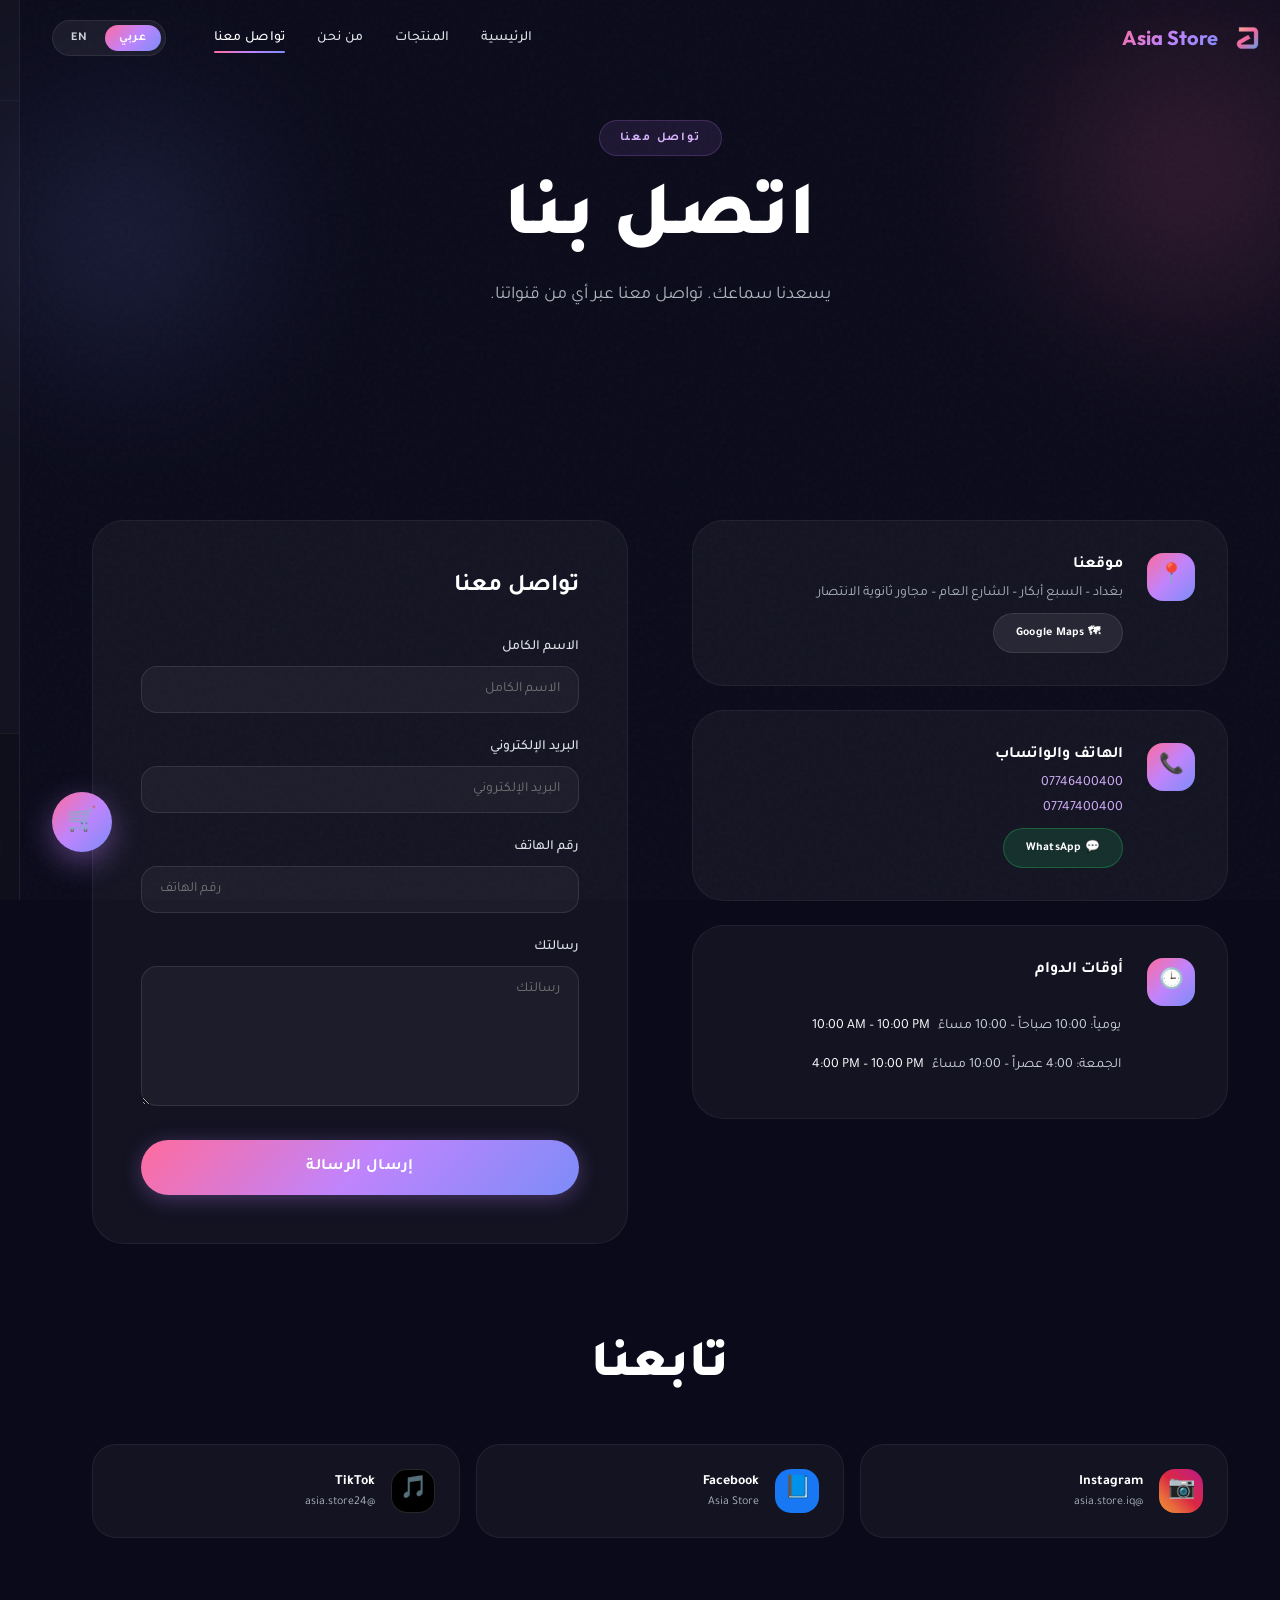
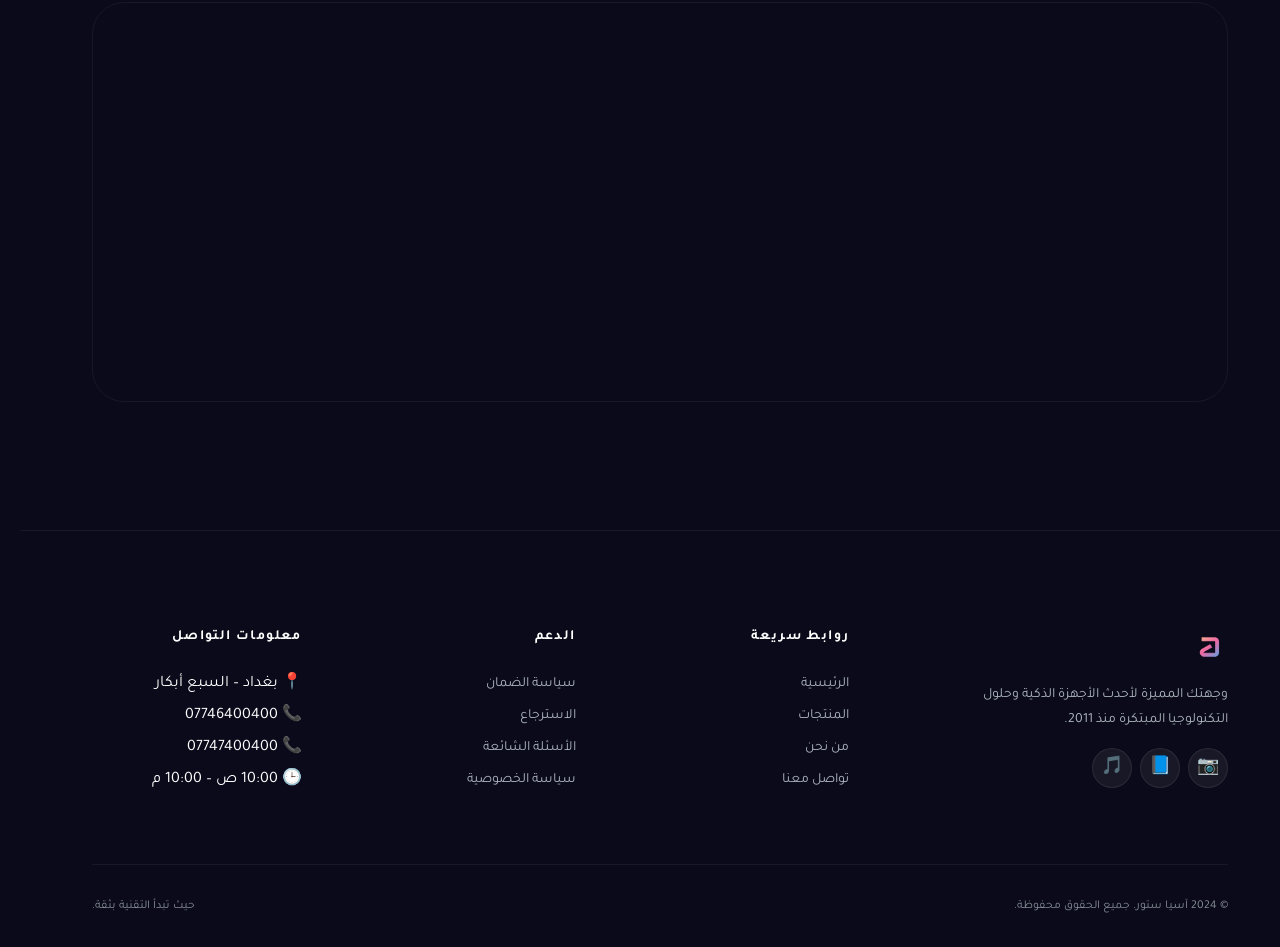
<file: pages/contact.html>
<!DOCTYPE html>
<html lang="ar" dir="rtl">

<head>
    <meta charset="UTF-8">
    <meta name="viewport" content="width=device-width, initial-scale=1.0">
    <meta name="description" content="آسيا ستور - تواصل معنا في بغداد، السبع أبكار. هاتف: 07746400400">
    <title>تواصل معنا | آسيا ستور - Asia Store</title>
    <link rel="preconnect" href="https://fonts.googleapis.com">
    <link rel="preconnect" href="https://fonts.gstatic.com" crossorigin>
    <link
        href="https://fonts.googleapis.com/css2?family=Inter:wght@300;400;500;600;700;900&family=Outfit:wght@300;400;500;600;700;900&family=Tajawal:wght@300;400;500;700;800;900&display=swap"
        rel="stylesheet">
    <link rel="stylesheet" href="../css/variables.css">
    <link rel="stylesheet" href="../css/base.css">
    <link rel="stylesheet" href="../css/animations.css">
    <link rel="stylesheet" href="../css/components.css">
    <link rel="stylesheet" href="../css/pages.css">
</head>

<body>
    <!-- Page Transition -->
    <div class="page-transition">
        <div class="panel"></div>
        <div class="panel"></div>
        <div class="panel"></div>
        <div class="panel"></div>
        <div class="panel"></div>
    </div>

    <!-- Header -->
    <header class="header" id="header">
        <div class="container container--wide">
            <a href="../index.html" class="header__logo">
                <img src="../assets/logo.svg" alt="Asia Store Logo">
                <span class="header__logo-text">Asia Store</span>
            </a>
            <nav class="header__nav" id="mainNav">
                <ul class="header__nav-list">
                    <li><a href="../index.html" class="header__nav-link" data-i18n="nav_home">الرئيسية</a></li>
                    <li><a href="products.html" class="header__nav-link" data-i18n="nav_products">المنتجات</a></li>
                    <li><a href="about.html" class="header__nav-link" data-i18n="nav_about">من نحن</a></li>
                    <li><a href="contact.html" class="header__nav-link active" data-i18n="nav_contact">تواصل معنا</a>
                    </li>
                </ul>
                <div class="lang-switcher">
                    <button class="lang-btn active" data-lang="ar">عربي</button>
                    <button class="lang-btn" data-lang="en">EN</button>
                </div>
            </nav>
            <button class="menu-toggle" id="menuToggle" aria-label="Toggle Menu">
                <span></span><span></span><span></span>
            </button>
        </div>
    </header>

    <!-- Contact Hero -->
    <section class="contact-hero noise-overlay">
        <div class="container" style="position:relative;">
            <div class="bg-orb bg-orb--pink" style="width:300px;height:300px;top:-100px;right:-80px;"></div>
            <div class="bg-orb bg-orb--blue" style="width:250px;height:250px;bottom:-50px;left:-60px;"></div>

            <div class="section-header">
                <span class="section-header__label hero-text-animate" data-i18n="contact_hero_label">تواصل معنا</span>
                <h1 class="section-header__title hero-text-animate" style="font-size:var(--fs-hero);"
                    data-i18n="contact_hero_title">اتصل بنا</h1>
                <p class="section-header__subtitle hero-text-animate" data-i18n="contact_hero_subtitle">يسعدنا سماعك.
                    تواصل معنا عبر أي من قنواتنا.</p>
            </div>
        </div>
    </section>

    <!-- Contact Content -->
    <section class="section" style="padding-top:var(--space-2xl);">
        <div class="container">
            <div class="contact-grid">
                <!-- Left: Info Cards -->
                <div class="contact-info-cards">
                    <!-- Location -->
                    <div class="contact-info-card reveal delay-1">
                        <div class="contact-info-card__icon">📍</div>
                        <div>
                            <h3 class="contact-info-card__title" data-i18n="contact_location_title">موقعنا</h3>
                            <p class="contact-info-card__text" data-i18n="contact_location_text">بغداد – السبع أبكار –
                                الشارع العام – مجاور ثانوية الانتصار</p>
                            <a href="https://maps.app.goo.gl/ENvk7UM61R91mKSx6" target="_blank"
                                class="btn btn--sm btn--glass" style="margin-top:var(--space-sm);">
                                🗺 Google Maps
                            </a>
                        </div>
                    </div>

                    <!-- Phone -->
                    <div class="contact-info-card reveal delay-2">
                        <div class="contact-info-card__icon">📞</div>
                        <div>
                            <h3 class="contact-info-card__title" data-i18n="contact_phone_title">الهاتف والواتساب</h3>
                            <p class="contact-info-card__text">
                                <a href="tel:07746400400" dir="ltr">07746400400</a><br>
                                <a href="tel:07747400400" dir="ltr">07747400400</a>
                            </p>
                            <a href="https://wa.me/9647746400400" target="_blank" class="btn btn--sm btn--glass"
                                style="margin-top:var(--space-sm);background:rgba(37,211,102,0.15);border-color:rgba(37,211,102,0.3);">
                                💬 WhatsApp
                            </a>
                        </div>
                    </div>

                    <!-- Hours -->
                    <div class="contact-info-card reveal delay-3">
                        <div class="contact-info-card__icon">🕒</div>
                        <div>
                            <h3 class="contact-info-card__title" data-i18n="contact_hours_title">أوقات الدوام</h3>
                            <table class="hours-table">
                                <tr>
                                    <td data-i18n="contact_hours_daily">يومياً</td>
                                    <td dir="ltr">10:00 AM – 10:00 PM</td>
                                </tr>
                                <tr>
                                    <td data-i18n="contact_hours_friday">الجمعة</td>
                                    <td dir="ltr">4:00 PM – 10:00 PM</td>
                                </tr>
                            </table>
                        </div>
                    </div>
                </div>

                <!-- Right: Contact Form -->
                <div class="contact-form reveal-right">
                    <h2 style="font-size:var(--fs-xl);font-weight:var(--fw-bold);margin-bottom:var(--space-xl);">
                        <span data-i18n="contact_hero_label">تواصل معنا</span>
                    </h2>
                    <form onsubmit="event.preventDefault(); alert('شكراً لتواصلك! سنرد عليك في أقرب وقت.');">
                        <div class="form-group">
                            <label data-i18n="contact_form_name">الاسم الكامل</label>
                            <input type="text" required data-i18n-placeholder="contact_form_name"
                                placeholder="الاسم الكامل">
                        </div>
                        <div class="form-group">
                            <label data-i18n="contact_form_email">البريد الإلكتروني</label>
                            <input type="email" required data-i18n-placeholder="contact_form_email"
                                placeholder="البريد الإلكتروني">
                        </div>
                        <div class="form-group">
                            <label data-i18n="contact_form_phone">رقم الهاتف</label>
                            <input type="tel" data-i18n-placeholder="contact_form_phone" placeholder="رقم الهاتف"
                                dir="ltr">
                        </div>
                        <div class="form-group">
                            <label data-i18n="contact_form_message">رسالتك</label>
                            <textarea required data-i18n-placeholder="contact_form_message"
                                placeholder="رسالتك"></textarea>
                        </div>
                        <button type="submit" class="btn btn--primary btn--lg" style="width:100%;"
                            data-i18n="contact_form_submit">إرسال الرسالة</button>
                    </form>
                </div>
            </div>

            <!-- Social Media -->
            <div style="margin-top:var(--space-4xl);">
                <h2 class="section-header__title reveal" style="text-align:center;margin-bottom:var(--space-2xl);"
                    data-i18n="contact_follow">تابعنا</h2>
                <div class="social-grid">
                    <a href="https://www.instagram.com/asia.store.iq" target="_blank"
                        class="social-card reveal delay-1">
                        <div class="social-card__icon social-card__icon--instagram">📷</div>
                        <div>
                            <div class="social-card__name">Instagram</div>
                            <div class="social-card__handle">@asia.store.iq</div>
                        </div>
                    </a>
                    <a href="https://www.facebook.com/share/1KiaEUe9XV" target="_blank"
                        class="social-card reveal delay-2">
                        <div class="social-card__icon social-card__icon--facebook">📘</div>
                        <div>
                            <div class="social-card__name">Facebook</div>
                            <div class="social-card__handle">Asia Store</div>
                        </div>
                    </a>
                    <a href="https://www.tiktok.com/@asia.store24" target="_blank" class="social-card reveal delay-3">
                        <div class="social-card__icon social-card__icon--tiktok">🎵</div>
                        <div>
                            <div class="social-card__name">TikTok</div>
                            <div class="social-card__handle">@asia.store24</div>
                        </div>
                    </a>
                </div>
            </div>

            <!-- Map -->
            <div class="contact-map reveal" style="margin-top:var(--space-3xl);">
                <iframe
                    src="https://www.google.com/maps/embed?pb=!1m18!1m12!1m3!1d3323.5!2d44.4!3d33.35!2m3!1f0!2f0!3f0!3m2!1i1024!2i768!4f13.1!3m3!1m2!1s0x0%3A0x0!2zMzPCsDIxJzAwLjAiTiA0NMKwMjQnMDAuMCJF!5e0!3m2!1sar!2siq!4v1"
                    allowfullscreen="" loading="lazy" title="Asia Store Location on Google Maps">
                </iframe>
            </div>
        </div>
    </section>

    <!-- Footer -->
    <footer class="footer" id="footer">
        <div class="container">
            <div class="footer__grid">
                <div class="footer__brand">
                    <img src="../assets/logo.svg" alt="Asia Store">
                    <p data-i18n="footer_desc">وجهتك المميزة لأحدث الأجهزة الذكية وحلول التكنولوجيا المبتكرة منذ 2011.
                    </p>
                    <div class="footer__social">
                        <a href="https://www.instagram.com/asia.store.iq" target="_blank">📷</a>
                        <a href="https://www.facebook.com/share/1KiaEUe9XV" target="_blank">📘</a>
                        <a href="https://www.tiktok.com/@asia.store24" target="_blank">🎵</a>
                    </div>
                </div>
                <div>
                    <h4 class="footer__title" data-i18n="footer_quick">روابط سريعة</h4>
                    <ul class="footer__links">
                        <li><a href="../index.html" data-i18n="nav_home">الرئيسية</a></li>
                        <li><a href="products.html" data-i18n="nav_products">المنتجات</a></li>
                        <li><a href="about.html" data-i18n="nav_about">من نحن</a></li>
                        <li><a href="contact.html" data-i18n="nav_contact">تواصل معنا</a></li>
                    </ul>
                </div>
                <div>
                    <h4 class="footer__title" data-i18n="footer_support">الدعم</h4>
                    <ul class="footer__links">
                        <li><a href="warranty.html" data-i18n="footer_warranty">سياسة الضمان</a></li>
                        <li><a href="returns.html" data-i18n="footer_returns">الاسترجاع</a></li>
                        <li><a href="faq.html" data-i18n="footer_faq">الأسئلة الشائعة</a></li>
                        <li><a href="privacy.html" data-i18n="footer_privacy">سياسة الخصوصية</a></li>
                    </ul>
                </div>
                <div>
                    <h4 class="footer__title" data-i18n="footer_contact">معلومات التواصل</h4>
                    <ul class="footer__links">
                        <li>📍 بغداد – السبع أبكار</li>
                        <li>📞 07746400400</li>
                        <li>📞 07747400400</li>
                        <li>🕒 10:00 ص – 10:00 م</li>
                    </ul>
                </div>
            </div>
            <div class="footer__bottom">
                <p data-i18n="footer_rights">© 2024 آسيا ستور. جميع الحقوق محفوظة.</p>
                <p data-i18n="footer_tagline">حيث تبدأ التقنية بثقة.</p>
            </div>
        </div>
    </footer>

    <script src="../js/i18n.js"></script>
    <script src="../js/main.js"></script>
    <script src="../js/cart.js"></script>
    <script src="../js/cart.js"></script>
</body>

</html>
</file>
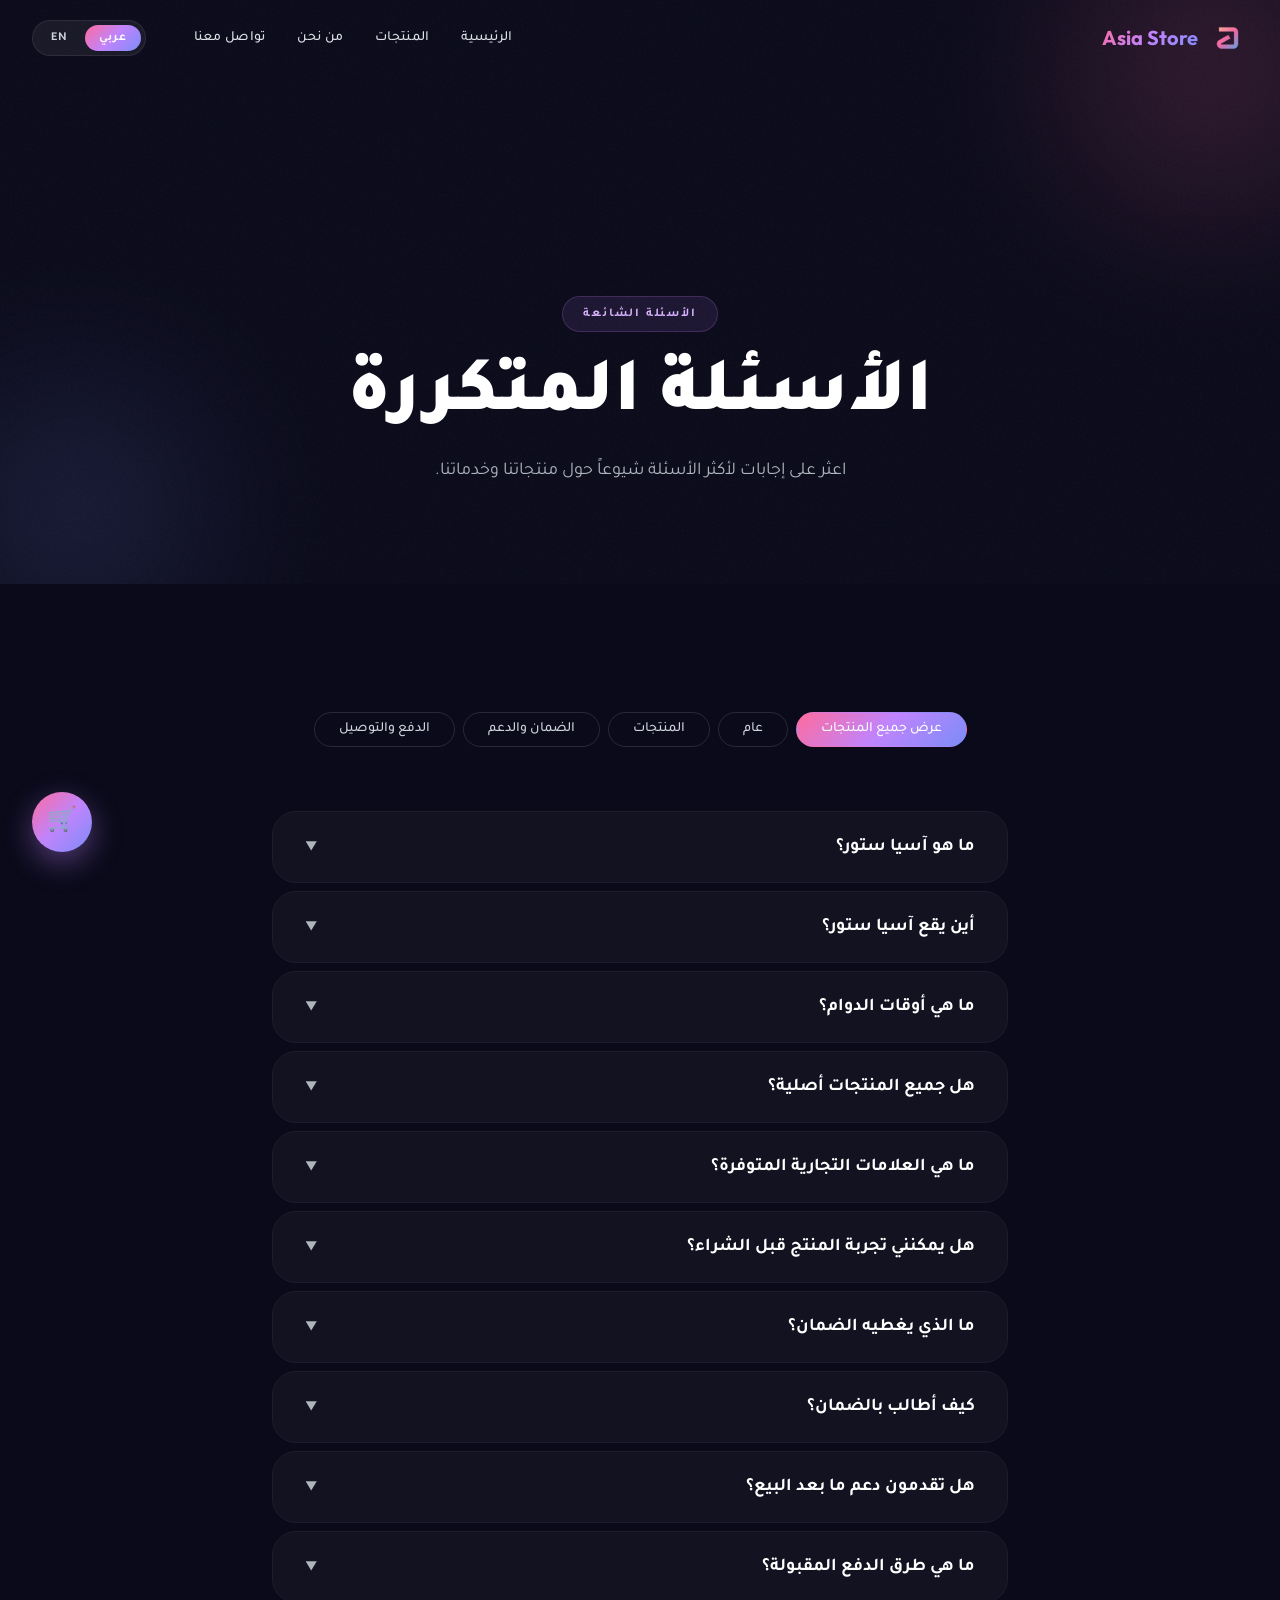
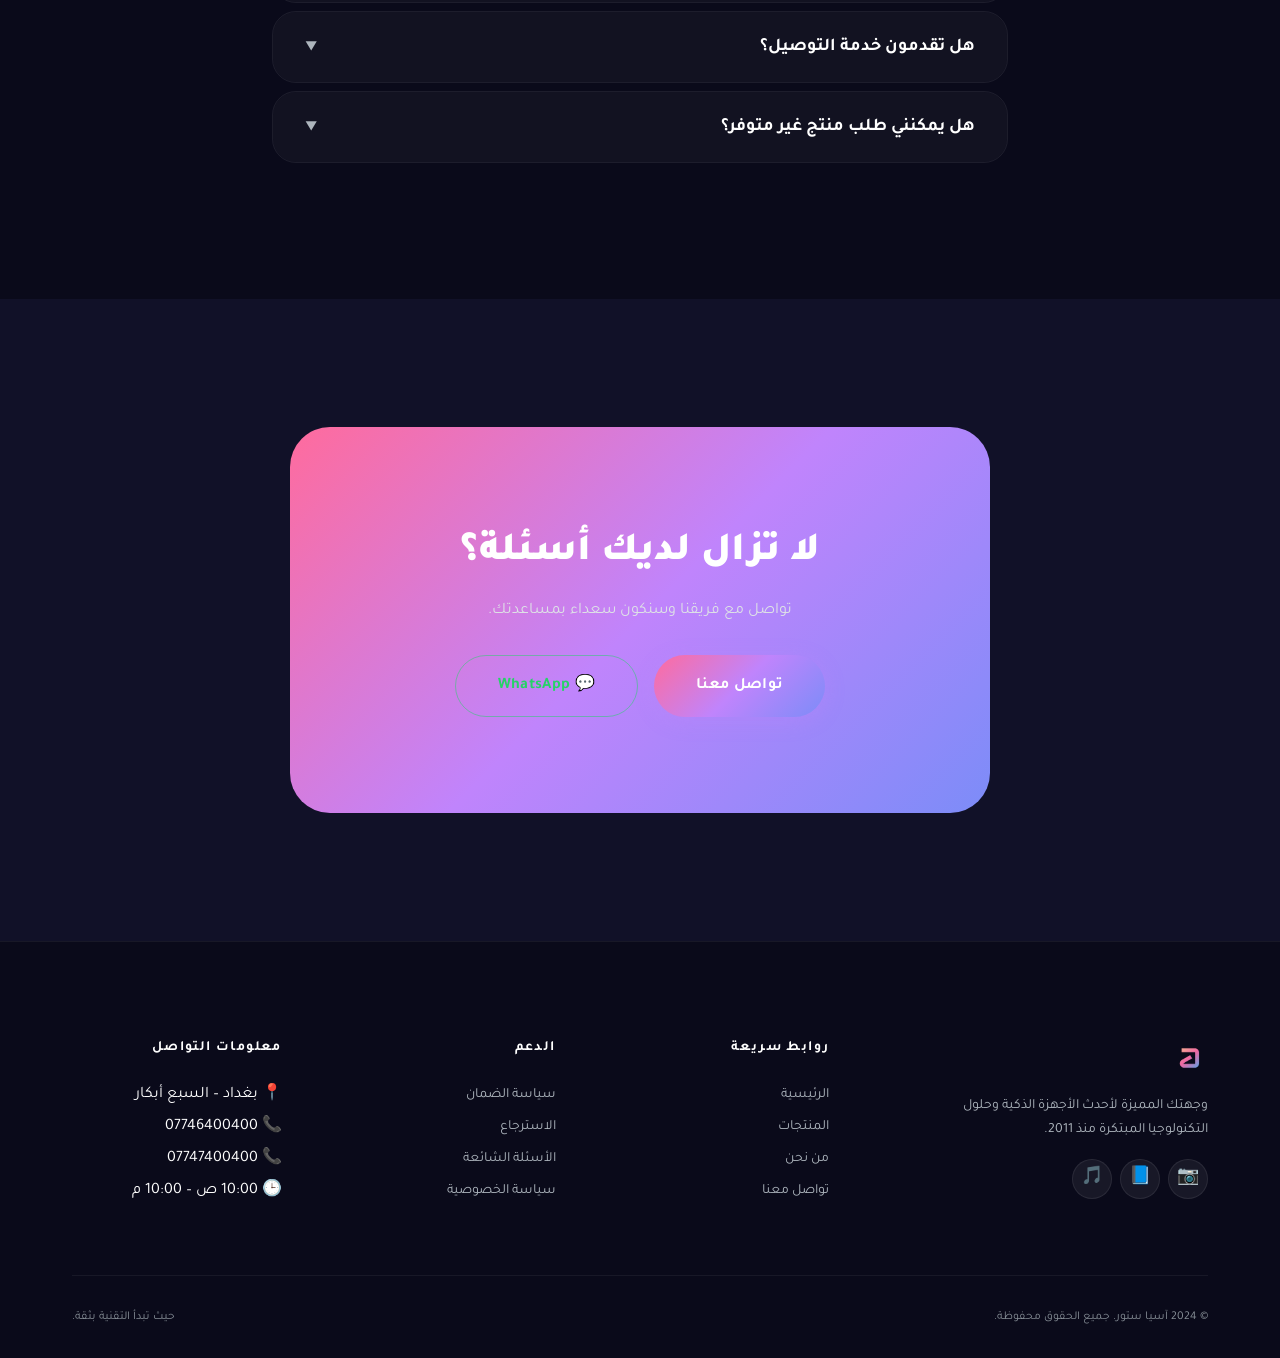
<file: pages/faq.html>
<!DOCTYPE html>
<html lang="ar" dir="rtl">

<head>
    <meta charset="UTF-8">
    <meta name="viewport" content="width=device-width, initial-scale=1.0">
    <meta name="description" content="آسيا ستور - الأسئلة الشائعة حول منتجاتنا وخدماتنا وسياسات الضمان">
    <title>الأسئلة الشائعة | آسيا ستور - Asia Store</title>
    <link rel="preconnect" href="https://fonts.googleapis.com">
    <link rel="preconnect" href="https://fonts.gstatic.com" crossorigin>
    <link
        href="https://fonts.googleapis.com/css2?family=Inter:wght@300;400;500;600;700;900&family=Outfit:wght@300;400;500;600;700;900&family=Tajawal:wght@300;400;500;700;800;900&display=swap"
        rel="stylesheet">
    <link rel="stylesheet" href="../css/variables.css">
    <link rel="stylesheet" href="../css/base.css">
    <link rel="stylesheet" href="../css/animations.css">
    <link rel="stylesheet" href="../css/components.css">
    <link rel="stylesheet" href="../css/pages.css">
    <link rel="stylesheet" href="../css/support-pages.css">
</head>

<body>
    <div class="page-transition">
        <div class="panel"></div>
        <div class="panel"></div>
        <div class="panel"></div>
        <div class="panel"></div>
        <div class="panel"></div>
    </div>

    <!-- Header -->
    <header class="header" id="header">
        <div class="container container--wide">
            <a href="../index.html" class="header__logo"><img src="../assets/logo.svg" alt="Asia Store Logo"><span
                    class="header__logo-text">Asia Store</span></a>
            <nav class="header__nav" id="mainNav">
                <ul class="header__nav-list">
                    <li><a href="../index.html" class="header__nav-link" data-i18n="nav_home">الرئيسية</a></li>
                    <li><a href="products.html" class="header__nav-link" data-i18n="nav_products">المنتجات</a></li>
                    <li><a href="about.html" class="header__nav-link" data-i18n="nav_about">من نحن</a></li>
                    <li><a href="contact.html" class="header__nav-link" data-i18n="nav_contact">تواصل معنا</a></li>
                </ul>
                <div class="lang-switcher"><button class="lang-btn active" data-lang="ar">عربي</button><button
                        class="lang-btn" data-lang="en">EN</button></div>
            </nav>
            <button class="menu-toggle" id="menuToggle"
                aria-label="Toggle Menu"><span></span><span></span><span></span></button>
        </div>
    </header>

    <!-- Hero -->
    <section class="support-hero noise-overlay">
        <div class="bg-orb bg-orb--pink" style="width:300px;height:300px;top:-80px;right:-80px;"></div>
        <div class="bg-orb bg-orb--blue" style="width:250px;height:250px;bottom:-50px;left:-50px;"></div>
        <div class="container" style="position:relative;z-index:2;">
            <div class="support-hero__icon hero-text-animate">❓</div>
            <span class="section-header__label hero-text-animate" data-i18n="faq_hero_label">الأسئلة الشائعة</span>
            <h1 class="section-header__title hero-text-animate" style="font-size:var(--fs-hero);"
                data-i18n="faq_hero_title">الأسئلة المتكررة</h1>
            <p class="section-header__subtitle hero-text-animate" data-i18n="faq_hero_subtitle">اعثر على إجابات لأكثر
                الأسئلة شيوعاً حول منتجاتنا وخدماتنا.</p>
        </div>
    </section>

    <!-- FAQ Category Tabs -->
    <section class="section">
        <div class="container container--narrow">
            <div class="faq-tabs reveal">
                <button class="faq-tab active" data-faq-cat="all" data-i18n="view_all">الكل</button>
                <button class="faq-tab" data-faq-cat="general" data-i18n="faq_general">عام</button>
                <button class="faq-tab" data-faq-cat="products" data-i18n="faq_products">المنتجات</button>
                <button class="faq-tab" data-faq-cat="warranty" data-i18n="faq_warranty_support">الضمان والدعم</button>
                <button class="faq-tab" data-faq-cat="payment" data-i18n="faq_payment">الدفع والتوصيل</button>
            </div>

            <!-- FAQ Items -->
            <div class="faq-list">
                <!-- General -->
                <div class="faq-item reveal" data-faq-cat="general">
                    <button class="faq-item__question"><span data-i18n="faq_q1">ما هو آسيا ستور؟</span><span
                            class="faq-item__arrow">▼</span></button>
                    <div class="faq-item__answer">
                        <p data-i18n="faq_a1">آسيا ستور هو مركز تقني متميز تأسس عام 2011...</p>
                    </div>
                </div>
                <div class="faq-item reveal" data-faq-cat="general">
                    <button class="faq-item__question"><span data-i18n="faq_q2">أين يقع آسيا ستور؟</span><span
                            class="faq-item__arrow">▼</span></button>
                    <div class="faq-item__answer">
                        <p data-i18n="faq_a2">نحن في بغداد – السبع أبكار...</p>
                    </div>
                </div>
                <div class="faq-item reveal" data-faq-cat="general">
                    <button class="faq-item__question"><span data-i18n="faq_q3">ما هي أوقات الدوام؟</span><span
                            class="faq-item__arrow">▼</span></button>
                    <div class="faq-item__answer">
                        <p data-i18n="faq_a3">نحن مفتوحون يومياً من 10:00 صباحاً...</p>
                    </div>
                </div>

                <!-- Products -->
                <div class="faq-item reveal" data-faq-cat="products">
                    <button class="faq-item__question"><span data-i18n="faq_q4">هل جميع المنتجات أصلية؟</span><span
                            class="faq-item__arrow">▼</span></button>
                    <div class="faq-item__answer">
                        <p data-i18n="faq_a4">نعم، 100% من منتجاتنا أصلية...</p>
                    </div>
                </div>
                <div class="faq-item reveal" data-faq-cat="products">
                    <button class="faq-item__question"><span data-i18n="faq_q5">ما هي العلامات التجارية
                            المتوفرة؟</span><span class="faq-item__arrow">▼</span></button>
                    <div class="faq-item__answer">
                        <p data-i18n="faq_a5">نوفر جميع العلامات التجارية العالمية...</p>
                    </div>
                </div>
                <div class="faq-item reveal" data-faq-cat="products">
                    <button class="faq-item__question"><span data-i18n="faq_q6">هل يمكنني تجربة المنتج قبل
                            الشراء؟</span><span class="faq-item__arrow">▼</span></button>
                    <div class="faq-item__answer">
                        <p data-i18n="faq_a6">بالتأكيد! نشجع العملاء على تجربة المنتجات...</p>
                    </div>
                </div>

                <!-- Warranty -->
                <div class="faq-item reveal" data-faq-cat="warranty">
                    <button class="faq-item__question"><span data-i18n="faq_q7">ما الذي يغطيه الضمان؟</span><span
                            class="faq-item__arrow">▼</span></button>
                    <div class="faq-item__answer">
                        <p data-i18n="faq_a7">يغطي ضماننا العيوب المصنعية...</p>
                    </div>
                </div>
                <div class="faq-item reveal" data-faq-cat="warranty">
                    <button class="faq-item__question"><span data-i18n="faq_q8">كيف أطالب بالضمان؟</span><span
                            class="faq-item__arrow">▼</span></button>
                    <div class="faq-item__answer">
                        <p data-i18n="faq_a8">ببساطة أحضر جهازك وإيصال الشراء...</p>
                    </div>
                </div>
                <div class="faq-item reveal" data-faq-cat="warranty">
                    <button class="faq-item__question"><span data-i18n="faq_q9">هل تقدمون دعم ما بعد البيع؟</span><span
                            class="faq-item__arrow">▼</span></button>
                    <div class="faq-item__answer">
                        <p data-i18n="faq_a9">نعم! فريق الدعم المتخصص لدينا...</p>
                    </div>
                </div>

                <!-- Payment -->
                <div class="faq-item reveal" data-faq-cat="payment">
                    <button class="faq-item__question"><span data-i18n="faq_q10">ما هي طرق الدفع المقبولة؟</span><span
                            class="faq-item__arrow">▼</span></button>
                    <div class="faq-item__answer">
                        <p data-i18n="faq_a10">نقبل الدفع النقدي والتحويل البنكي...</p>
                    </div>
                </div>
                <div class="faq-item reveal" data-faq-cat="payment">
                    <button class="faq-item__question"><span data-i18n="faq_q11">هل تقدمون خدمة التوصيل؟</span><span
                            class="faq-item__arrow">▼</span></button>
                    <div class="faq-item__answer">
                        <p data-i18n="faq_a11">حالياً، عمليات الشراء تتم في المتجر...</p>
                    </div>
                </div>
                <div class="faq-item reveal" data-faq-cat="payment">
                    <button class="faq-item__question"><span data-i18n="faq_q12">هل يمكنني طلب منتج غير
                            متوفر؟</span><span class="faq-item__arrow">▼</span></button>
                    <div class="faq-item__answer">
                        <p data-i18n="faq_a12">نعم، يمكننا طلب منتجات خاصة...</p>
                    </div>
                </div>
            </div>
        </div>
    </section>

    <!-- Still Have Questions CTA -->
    <section class="section" style="background:var(--surface-dark-elevated);">
        <div class="container" style="text-align:center;">
            <div class="cta-box reveal" style="max-width:700px;margin:0 auto;">
                <h2 style="font-size:var(--fs-3xl);font-weight:var(--fw-black);margin-bottom:var(--space-md);"
                    data-i18n="faq_still_have">لا تزال لديك أسئلة؟</h2>
                <p style="color:var(--color-gray-300);margin-bottom:var(--space-xl);" data-i18n="faq_contact_us">تواصل
                    مع فريقنا وسنكون سعداء بمساعدتك.</p>
                <div style="display:flex;gap:var(--space-md);justify-content:center;flex-wrap:wrap;">
                    <a href="contact.html" class="btn btn--primary btn--lg" data-i18n="nav_contact">تواصل معنا</a>
                    <a href="https://wa.me/9647746400400" target="_blank" class="btn btn--outline btn--lg"
                        style="border-color:rgba(37,211,102,0.5);color:rgb(37,211,102);">💬 WhatsApp</a>
                </div>
            </div>
        </div>
    </section>

    <!-- Footer -->
    <footer class="footer" id="footer">
        <div class="container">
            <div class="footer__grid">
                <div class="footer__brand"><img src="../assets/logo.svg" alt="Asia Store">
                    <p data-i18n="footer_desc">وجهتك المميزة لأحدث الأجهزة الذكية منذ 2011.</p>
                    <div class="footer__social"><a href="https://www.instagram.com/asia.store.iq"
                            target="_blank">📷</a><a href="https://www.facebook.com/share/1KiaEUe9XV"
                            target="_blank">📘</a><a href="https://www.tiktok.com/@asia.store24" target="_blank">🎵</a>
                    </div>
                </div>
                <div>
                    <h4 class="footer__title" data-i18n="footer_quick">روابط سريعة</h4>
                    <ul class="footer__links">
                        <li><a href="../index.html" data-i18n="nav_home">الرئيسية</a></li>
                        <li><a href="products.html" data-i18n="nav_products">المنتجات</a></li>
                        <li><a href="about.html" data-i18n="nav_about">من نحن</a></li>
                        <li><a href="contact.html" data-i18n="nav_contact">تواصل معنا</a></li>
                    </ul>
                </div>
                <div>
                    <h4 class="footer__title" data-i18n="footer_support">الدعم</h4>
                    <ul class="footer__links">
                        <li><a href="warranty.html" data-i18n="footer_warranty">سياسة الضمان</a></li>
                        <li><a href="returns.html" data-i18n="footer_returns">الاسترجاع</a></li>
                        <li><a href="faq.html" data-i18n="footer_faq">الأسئلة الشائعة</a></li>
                        <li><a href="privacy.html" data-i18n="footer_privacy">سياسة الخصوصية</a></li>
                    </ul>
                </div>
                <div>
                    <h4 class="footer__title" data-i18n="footer_contact">معلومات التواصل</h4>
                    <ul class="footer__links">
                        <li>📍 بغداد – السبع أبكار</li>
                        <li>📞 07746400400</li>
                        <li>📞 07747400400</li>
                        <li>🕒 10:00 ص – 10:00 م</li>
                    </ul>
                </div>
            </div>
            <div class="footer__bottom">
                <p data-i18n="footer_rights">© 2024 آسيا ستور. جميع الحقوق محفوظة.</p>
                <p data-i18n="footer_tagline">حيث تبدأ التقنية بثقة.</p>
            </div>
        </div>
    </footer>

    <script src="../js/i18n.js"></script>
    <script src="../js/main.js"></script>
    <script src="../js/cart.js"></script>
    <script src="../js/cart.js"></script>
    <script>
        // FAQ Accordion
        document.querySelectorAll('.faq-item__question').forEach(btn => {
            btn.addEventListener('click', () => {
                const item = btn.closest('.faq-item');
                const isOpen = item.classList.contains('open');
                // Close all
                document.querySelectorAll('.faq-item.open').forEach(i => i.classList.remove('open'));
                // Toggle current
                if (!isOpen) item.classList.add('open');
            });
        });

        // FAQ Category Tabs
        document.querySelectorAll('.faq-tab').forEach(tab => {
            tab.addEventListener('click', () => {
                document.querySelectorAll('.faq-tab').forEach(t => t.classList.remove('active'));
                tab.classList.add('active');
                const cat = tab.dataset.faqCat;
                document.querySelectorAll('.faq-item').forEach(item => {
                    if (cat === 'all' || item.dataset.faqCat === cat) {
                        item.style.display = '';
                    } else {
                        item.style.display = 'none';
                    }
                });
            });
        });
    </script>
</body>

</html>
</file>
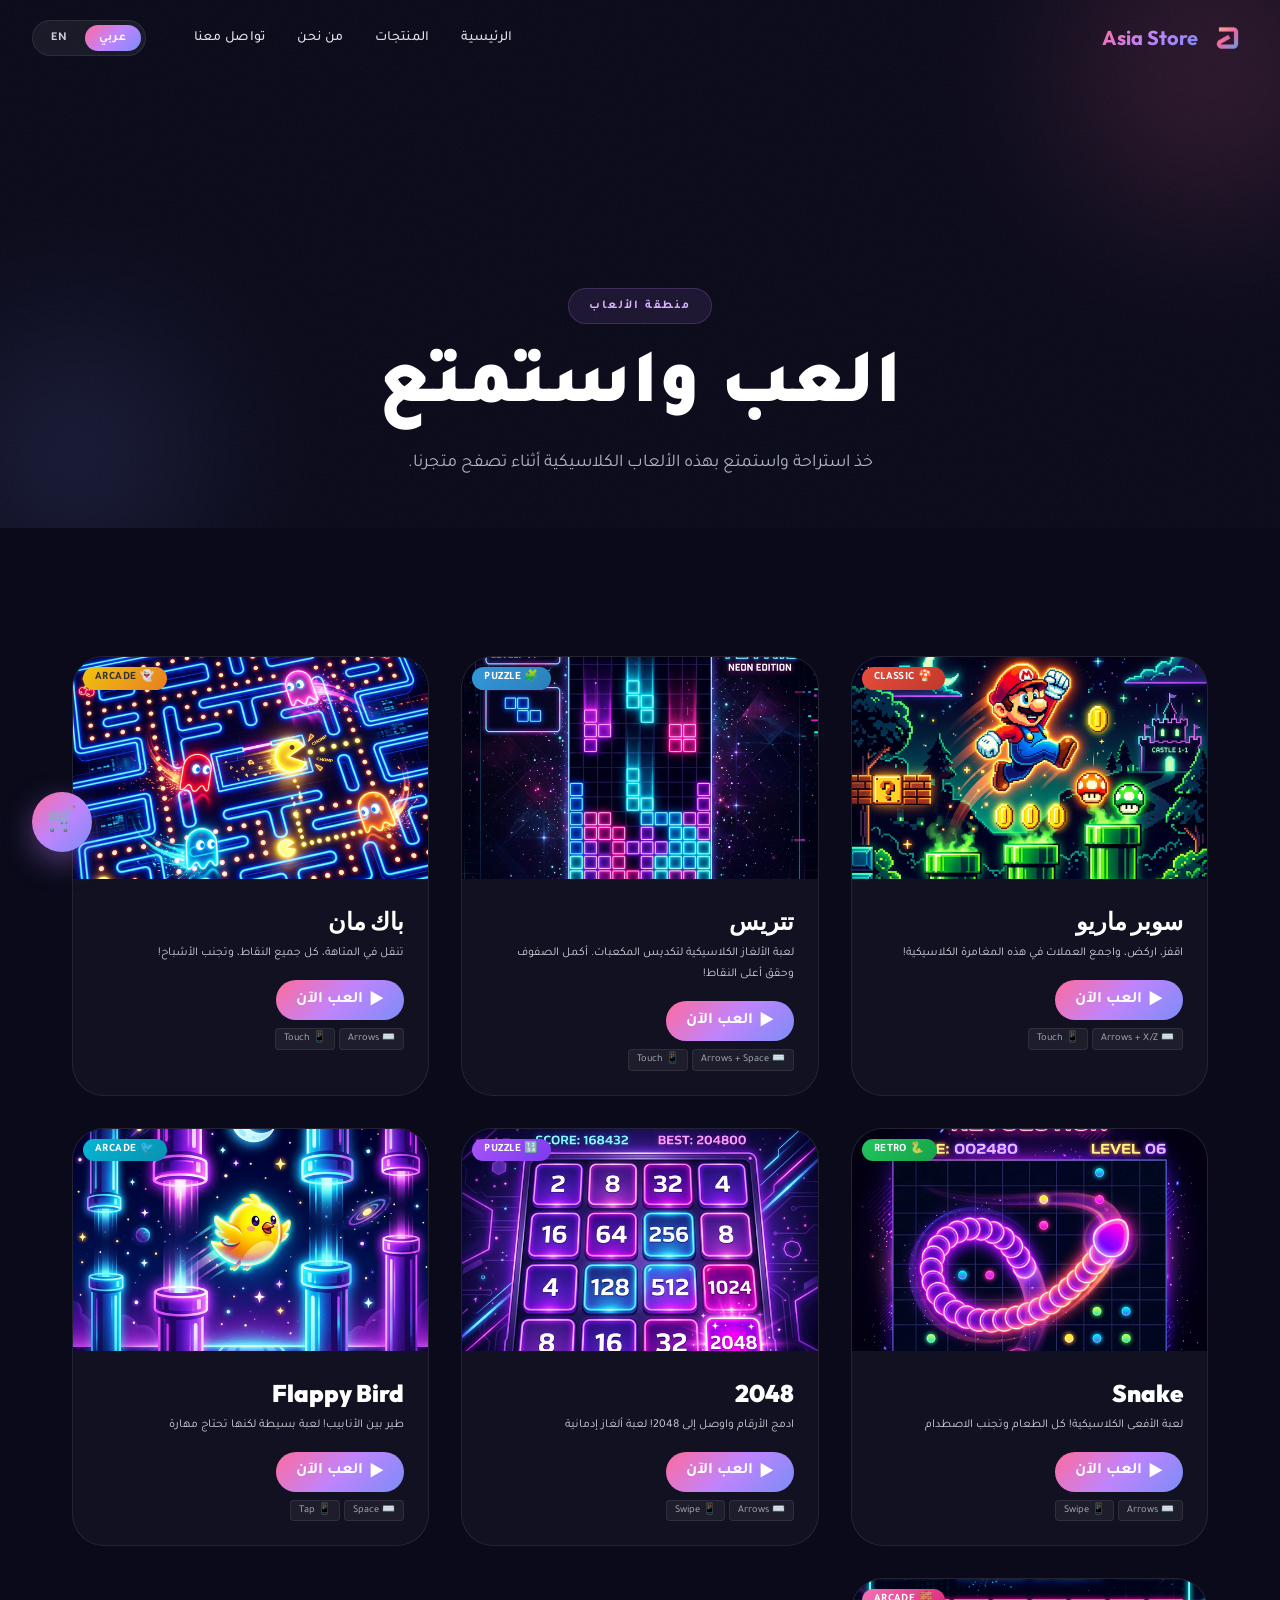
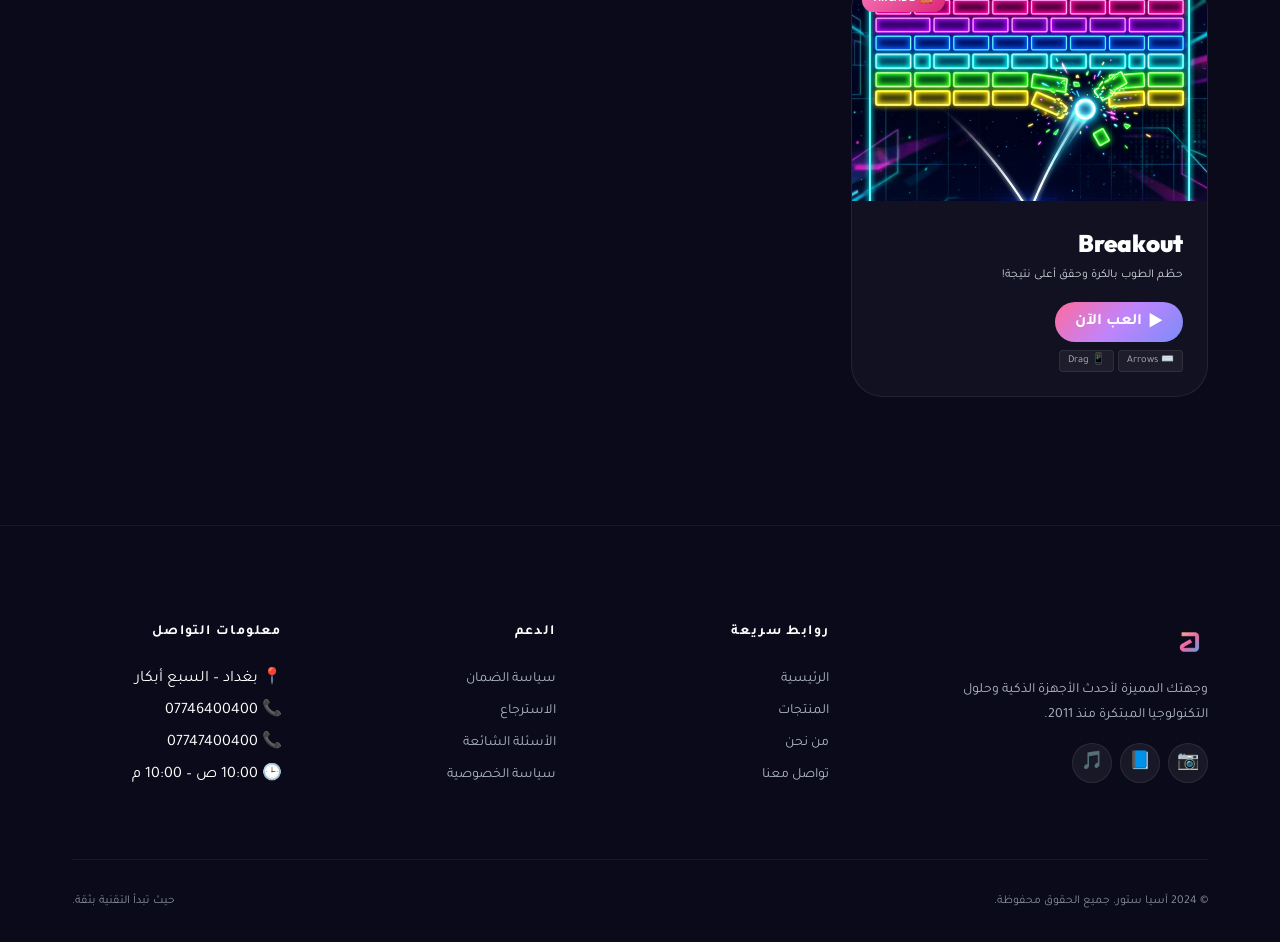
<file: pages/games.html>
<!DOCTYPE html>
<html lang="ar" dir="rtl">

<head>
    <meta charset="UTF-8">
    <meta name="viewport" content="width=device-width, initial-scale=1.0, user-scalable=no">
    <meta name="description"
        content="آسيا ستور - منطقة الألعاب. استمتع بالألعاب الكلاسيكية: سوبر ماريو، تتريس، باك مان والمزيد">
    <title>الألعاب | آسيا ستور - Asia Store</title>
    <link rel="preconnect" href="https://fonts.googleapis.com">
    <link rel="preconnect" href="https://fonts.gstatic.com" crossorigin>
    <link
        href="https://fonts.googleapis.com/css2?family=Inter:wght@300;400;500;600;700;900&family=Outfit:wght@300;400;500;600;700;900&family=Tajawal:wght@300;400;500;700;800;900&display=swap"
        rel="stylesheet">
    <link rel="stylesheet" href="../css/variables.css">
    <link rel="stylesheet" href="../css/base.css">
    <link rel="stylesheet" href="../css/animations.css">
    <link rel="stylesheet" href="../css/components.css">
    <link rel="stylesheet" href="../css/pages.css">
    <link rel="stylesheet" href="../css/support-pages.css">
    <style>
        .games-hero {
            position: relative;
            min-height: 40vh;
            display: flex;
            align-items: center;
            justify-content: center;
            text-align: center;
            padding: calc(var(--space-4xl) + 80px) var(--space-lg) var(--space-2xl);
            overflow: hidden;
            background: var(--surface-dark);
        }

        .games-hero__icon {
            font-size: 4rem;
            margin-bottom: var(--space-md);
            display: block;
            filter: drop-shadow(0 0 30px rgba(192, 132, 252, 0.5));
            animation: floatingElement 3s ease-in-out infinite;
        }

        .games-grid {
            display: grid;
            grid-template-columns: repeat(auto-fill, minmax(280px, 1fr));
            gap: var(--space-xl);
            max-width: 1200px;
            margin: 0 auto;
        }

        .game-card {
            position: relative;
            border-radius: var(--radius-xl);
            overflow: hidden;
            border: 1px solid rgba(255, 255, 255, 0.08);
            background: rgba(255, 255, 255, 0.03);
            transition: all 0.4s cubic-bezier(0.4, 0, 0.2, 1);
            cursor: pointer;
        }

        .game-card:hover {
            transform: translateY(-8px) scale(1.01);
            border-color: rgba(192, 132, 252, 0.4);
            box-shadow: 0 20px 50px rgba(192, 132, 252, 0.12);
        }

        .game-card__image-wrap {
            overflow: hidden;
            position: relative;
        }

        .game-card__image {
            width: 100%;
            aspect-ratio: 16/10;
            object-fit: cover;
            display: block;
            transition: transform 0.5s ease;
        }

        .game-card:hover .game-card__image {
            transform: scale(1.06);
        }

        .game-card__badge {
            position: absolute;
            top: 10px;
            padding: 3px 12px;
            border-radius: 20px;
            font-size: 0.7rem;
            font-weight: 700;
            letter-spacing: 0.04em;
            text-transform: uppercase;
            z-index: 2;
        }

        [dir="rtl"] .game-card__badge {
            left: 10px;
        }

        [dir="ltr"] .game-card__badge {
            right: 10px;
        }

        .game-card__badge--mario {
            background: linear-gradient(135deg, #e74c3c, #c0392b);
            color: #fff;
        }

        .game-card__badge--tetris {
            background: linear-gradient(135deg, #3498db, #2980b9);
            color: #fff;
        }

        .game-card__badge--pacman {
            background: linear-gradient(135deg, #f1c40f, #e67e22);
            color: #333;
        }

        .game-card__badge--snake {
            background: linear-gradient(135deg, #22c55e, #16a34a);
            color: #fff;
        }

        .game-card__badge--2048 {
            background: linear-gradient(135deg, #a855f7, #7c3aed);
            color: #fff;
        }

        .game-card__badge--flappy {
            background: linear-gradient(135deg, #06b6d4, #0891b2);
            color: #fff;
        }

        .game-card__badge--breakout {
            background: linear-gradient(135deg, #f472b6, #db2777);
            color: #fff;
        }

        .game-card__info {
            padding: var(--space-lg);
        }

        .game-card__title {
            font-size: var(--fs-xl);
            font-weight: var(--fw-black);
            margin-bottom: 4px;
            color: var(--text-primary);
            font-family: 'Outfit', sans-serif;
        }

        .game-card__desc {
            font-size: var(--fs-xs);
            color: var(--color-gray-400);
            line-height: var(--lh-relaxed);
            margin-bottom: var(--space-md);
        }

        .game-card__play-btn {
            display: inline-flex;
            align-items: center;
            gap: 6px;
            padding: 8px 20px;
            border-radius: 30px;
            background: var(--gradient-primary);
            color: #fff;
            font-size: var(--fs-xs);
            font-weight: 700;
            border: none;
            cursor: pointer;
            transition: all 0.3s ease;
            text-decoration: none;
            font-family: inherit;
            -webkit-tap-highlight-color: transparent;
        }

        .game-card__play-btn:hover {
            transform: scale(1.05);
            box-shadow: 0 6px 20px rgba(192, 132, 252, 0.3);
        }

        .game-card__play-btn span {
            font-size: 1rem;
        }

        .game-card__tags {
            margin-top: 8px;
            display: flex;
            gap: 4px;
            flex-wrap: wrap;
        }

        .game-card__tag {
            padding: 2px 8px;
            border-radius: 4px;
            background: rgba(255, 255, 255, 0.05);
            border: 1px solid rgba(255, 255, 255, 0.08);
            font-size: 0.65rem;
            color: var(--color-gray-500);
        }

        /* Game Modal */
        .game-modal {
            display: none;
            position: fixed;
            inset: 0;
            z-index: 10000;
            background: rgba(0, 0, 0, 0.96);
            backdrop-filter: blur(20px);
            flex-direction: column;
            align-items: center;
            justify-content: flex-start;
            padding: 8px;
            overflow-y: auto;
        }

        .game-modal.active {
            display: flex;
        }

        .game-modal__header {
            display: flex;
            align-items: center;
            justify-content: space-between;
            width: 100%;
            max-width: 900px;
            padding: 8px 0;
            flex-shrink: 0;
        }

        .game-modal__title {
            font-size: var(--fs-lg);
            font-weight: 700;
            color: var(--text-primary);
            font-family: 'Outfit', sans-serif;
        }

        .game-modal__close {
            padding: 6px 16px;
            border-radius: 30px;
            background: rgba(255, 255, 255, 0.08);
            border: 1px solid rgba(255, 255, 255, 0.12);
            color: #fff;
            cursor: pointer;
            font-size: var(--fs-xs);
            font-weight: 500;
            transition: all 0.3s ease;
            display: flex;
            align-items: center;
            gap: 4px;
            font-family: inherit;
            -webkit-tap-highlight-color: transparent;
        }

        .game-modal__close:hover {
            background: rgba(239, 68, 68, 0.2);
            border-color: rgba(239, 68, 68, 0.4);
        }

        .game-modal__frame-wrap {
            width: 100%;
            max-width: 900px;
            flex: 1;
            min-height: 300px;
            border-radius: 12px;
            overflow: hidden;
            border: 2px solid rgba(192, 132, 252, 0.25);
            box-shadow: 0 0 40px rgba(192, 132, 252, 0.1);
            background: #000;
        }

        .game-modal__frame-wrap iframe {
            width: 100%;
            height: 100%;
            border: none;
            display: block;
        }

        /* Virtual Gamepad */
        .vgamepad {
            display: none;
            width: 100%;
            max-width: 400px;
            padding: 8px 0;
            flex-shrink: 0;
        }

        .vgamepad.show {
            display: flex;
            justify-content: space-between;
            align-items: center;
        }

        .vgamepad__dpad {
            display: grid;
            grid-template-columns: repeat(3, 52px);
            grid-template-rows: repeat(3, 52px);
            gap: 3px;
        }

        .vgamepad__btn {
            width: 52px;
            height: 52px;
            border-radius: 12px;
            border: 2px solid rgba(192, 132, 252, 0.25);
            background: rgba(192, 132, 252, 0.08);
            color: #c084fc;
            font-size: 18px;
            display: flex;
            align-items: center;
            justify-content: center;
            cursor: pointer;
            -webkit-tap-highlight-color: transparent;
            transition: background 0.1s;
            user-select: none;
        }

        .vgamepad__btn:active,
        .vgamepad__btn.pressed {
            background: rgba(192, 132, 252, 0.35);
            border-color: rgba(192, 132, 252, 0.5);
        }

        .vgamepad__btn--empty {
            background: transparent;
            border: none;
        }

        .vgamepad__actions {
            display: flex;
            flex-direction: column;
            gap: 6px;
            align-items: center;
        }

        .vgamepad__action {
            width: 60px;
            height: 60px;
            border-radius: 50%;
            border: 2px solid rgba(192, 132, 252, 0.3);
            background: rgba(192, 132, 252, 0.1);
            color: #c084fc;
            font-size: 13px;
            font-weight: 700;
            display: flex;
            align-items: center;
            justify-content: center;
            cursor: pointer;
            -webkit-tap-highlight-color: transparent;
        }

        .vgamepad__action:active {
            background: rgba(192, 132, 252, 0.35);
        }

        @media(max-width:640px) {
            .games-grid {
                grid-template-columns: repeat(2, 1fr);
                gap: var(--space-md);
            }

            .game-card__info {
                padding: var(--space-md);
            }

            .game-card__title {
                font-size: var(--fs-md);
            }

            .game-card__desc {
                font-size: 0.7rem;
                margin-bottom: 8px;
            }

            .game-modal__frame-wrap {
                min-height: 250px;
                max-height: 55vh;
            }

            .vgamepad__dpad {
                grid-template-columns: repeat(3, 44px);
                grid-template-rows: repeat(3, 44px);
            }

            .vgamepad__btn {
                width: 44px;
                height: 44px;
                font-size: 16px;
            }

            .vgamepad__action {
                width: 50px;
                height: 50px;
                font-size: 12px;
            }
        }

        @media(max-width:380px) {
            .games-grid {
                grid-template-columns: 1fr;
            }
        }
    </style>
</head>

<body>
    <div class="page-transition">
        <div class="panel"></div>
        <div class="panel"></div>
        <div class="panel"></div>
        <div class="panel"></div>
        <div class="panel"></div>
    </div>

    <!-- Header -->
    <header class="header" id="header">
        <div class="container container--wide">
            <a href="../index.html" class="header__logo"><img src="../assets/logo.svg" alt="Asia Store Logo"><span
                    class="header__logo-text">Asia Store</span></a>
            <nav class="header__nav" id="mainNav">
                <ul class="header__nav-list">
                    <li><a href="../index.html" class="header__nav-link" data-i18n="nav_home">الرئيسية</a></li>
                    <li><a href="products.html" class="header__nav-link" data-i18n="nav_products">المنتجات</a></li>
                    <li><a href="about.html" class="header__nav-link" data-i18n="nav_about">من نحن</a></li>
                    <li><a href="contact.html" class="header__nav-link" data-i18n="nav_contact">تواصل معنا</a></li>
                </ul>
                <div class="lang-switcher"><button class="lang-btn active" data-lang="ar">عربي</button><button
                        class="lang-btn" data-lang="en">EN</button></div>
            </nav>
            <button class="menu-toggle" id="menuToggle"
                aria-label="Toggle Menu"><span></span><span></span><span></span></button>
        </div>
    </header>

    <!-- Hero -->
    <section class="games-hero noise-overlay">
        <div class="bg-orb bg-orb--pink" style="width:300px;height:300px;top:-80px;right:-80px;"></div>
        <div class="bg-orb bg-orb--blue" style="width:250px;height:250px;bottom:-50px;left:-50px;"></div>
        <div class="container" style="position:relative;z-index:2;">
            <div class="games-hero__icon hero-text-animate">🕹️</div>
            <span class="section-header__label hero-text-animate" data-i18n="games_hero_label">منطقة الألعاب</span>
            <h1 class="section-header__title hero-text-animate" style="font-size:var(--fs-hero);"
                data-i18n="games_hero_title">العب واستمتع</h1>
            <p class="section-header__subtitle hero-text-animate" data-i18n="games_hero_subtitle">خذ استراحة واستمتع
                بهذه الألعاب الكلاسيكية أثناء تصفح متجرنا.</p>
        </div>
    </section>

    <!-- Games Grid -->
    <section class="section">
        <div class="container">
            <div class="games-grid">

                <!-- Super Mario -->
                <div class="game-card reveal delay-1" onclick="openGame('mario','Super Mario','dpad')">
                    <div class="game-card__image-wrap">
                        <span class="game-card__badge game-card__badge--mario">🍄 Classic</span>
                        <img src="../assets/images/mario-thumb.png" alt="Super Mario" class="game-card__image">
                    </div>
                    <div class="game-card__info">
                        <h3 class="game-card__title" data-i18n="games_mario">سوبر ماريو</h3>
                        <p class="game-card__desc" data-i18n="games_mario_desc">اقفز، اركض، واجمع العملات في هذه
                            المغامرة الكلاسيكية!</p>
                        <button class="game-card__play-btn"><span>▶</span> <span data-i18n="games_play">العب
                                الآن</span></button>
                        <div class="game-card__tags"><span class="game-card__tag">⌨️ Arrows + X/Z</span><span
                                class="game-card__tag">📱 Touch</span></div>
                    </div>
                </div>

                <!-- Tetris -->
                <div class="game-card reveal delay-2" onclick="openGame('tetris','Tetris','dpad')">
                    <div class="game-card__image-wrap">
                        <span class="game-card__badge game-card__badge--tetris">🧩 Puzzle</span>
                        <img src="../assets/images/tetris-thumb.png" alt="Tetris" class="game-card__image">
                    </div>
                    <div class="game-card__info">
                        <h3 class="game-card__title" data-i18n="games_tetris">تتريس</h3>
                        <p class="game-card__desc" data-i18n="games_tetris_desc">لعبة الألغاز الكلاسيكية لتكديس
                            المكعبات!</p>
                        <button class="game-card__play-btn"><span>▶</span> <span data-i18n="games_play">العب
                                الآن</span></button>
                        <div class="game-card__tags"><span class="game-card__tag">⌨️ Arrows + Space</span><span
                                class="game-card__tag">📱 Touch</span></div>
                    </div>
                </div>

                <!-- Pac-Man -->
                <div class="game-card reveal delay-3" onclick="openGame('pacman','Pac-Man','dpad')">
                    <div class="game-card__image-wrap">
                        <span class="game-card__badge game-card__badge--pacman">👻 Arcade</span>
                        <img src="../assets/images/pacman-thumb.png" alt="Pac-Man" class="game-card__image">
                    </div>
                    <div class="game-card__info">
                        <h3 class="game-card__title" data-i18n="games_pacman">باك مان</h3>
                        <p class="game-card__desc" data-i18n="games_pacman_desc">تنقل في المتاهة وتجنب الأشباح!</p>
                        <button class="game-card__play-btn"><span>▶</span> <span data-i18n="games_play">العب
                                الآن</span></button>
                        <div class="game-card__tags"><span class="game-card__tag">⌨️ Arrows</span><span
                                class="game-card__tag">📱 Touch</span></div>
                    </div>
                </div>

                <!-- Snake -->
                <div class="game-card reveal delay-1" onclick="openGame('snake','Snake','none')">
                    <div class="game-card__image-wrap">
                        <span class="game-card__badge game-card__badge--snake">🐍 Retro</span>
                        <img src="../assets/images/snake-thumb.png" alt="Snake" class="game-card__image">
                    </div>
                    <div class="game-card__info">
                        <h3 class="game-card__title">Snake</h3>
                        <p class="game-card__desc">لعبة الأفعى الكلاسيكية! كل الطعام وتجنب الاصطدام</p>
                        <button class="game-card__play-btn"><span>▶</span> <span data-i18n="games_play">العب
                                الآن</span></button>
                        <div class="game-card__tags"><span class="game-card__tag">⌨️ Arrows</span><span
                                class="game-card__tag">📱 Swipe</span></div>
                    </div>
                </div>

                <!-- 2048 -->
                <div class="game-card reveal delay-2" onclick="openGame('game2048','2048','none')">
                    <div class="game-card__image-wrap">
                        <span class="game-card__badge game-card__badge--2048">🔢 Puzzle</span>
                        <img src="../assets/images/2048-thumb.png" alt="2048" class="game-card__image">
                    </div>
                    <div class="game-card__info">
                        <h3 class="game-card__title">2048</h3>
                        <p class="game-card__desc">ادمج الأرقام واوصل إلى 2048! لعبة ألغاز إدمانية</p>
                        <button class="game-card__play-btn"><span>▶</span> <span data-i18n="games_play">العب
                                الآن</span></button>
                        <div class="game-card__tags"><span class="game-card__tag">⌨️ Arrows</span><span
                                class="game-card__tag">📱 Swipe</span></div>
                    </div>
                </div>

                <!-- Flappy Bird -->
                <div class="game-card reveal delay-3" onclick="openGame('flappy','Flappy Bird','none')">
                    <div class="game-card__image-wrap">
                        <span class="game-card__badge game-card__badge--flappy">🐦 Arcade</span>
                        <img src="../assets/images/flappy-thumb.png" alt="Flappy Bird" class="game-card__image">
                    </div>
                    <div class="game-card__info">
                        <h3 class="game-card__title">Flappy Bird</h3>
                        <p class="game-card__desc">طير بين الأنابيب! لعبة بسيطة لكنها تحتاج مهارة</p>
                        <button class="game-card__play-btn"><span>▶</span> <span data-i18n="games_play">العب
                                الآن</span></button>
                        <div class="game-card__tags"><span class="game-card__tag">⌨️ Space</span><span
                                class="game-card__tag">📱 Tap</span></div>
                    </div>
                </div>

                <!-- Breakout -->
                <div class="game-card reveal delay-1" onclick="openGame('breakout','Breakout','none')">
                    <div class="game-card__image-wrap">
                        <span class="game-card__badge game-card__badge--breakout">🧱 Arcade</span>
                        <img src="../assets/images/breakout-thumb.png" alt="Breakout" class="game-card__image">
                    </div>
                    <div class="game-card__info">
                        <h3 class="game-card__title">Breakout</h3>
                        <p class="game-card__desc">حطّم الطوب بالكرة وحقق أعلى نتيجة!</p>
                        <button class="game-card__play-btn"><span>▶</span> <span data-i18n="games_play">العب
                                الآن</span></button>
                        <div class="game-card__tags"><span class="game-card__tag">⌨️ Arrows</span><span
                                class="game-card__tag">📱 Drag</span></div>
                    </div>
                </div>

            </div>
        </div>
    </section>

    <!-- Game Modal -->
    <div class="game-modal" id="gameModal">
        <div class="game-modal__header">
            <h2 class="game-modal__title" id="gameModalTitle">Game</h2>
            <button class="game-modal__close" onclick="closeGame()">✕ <span
                    data-i18n="games_back">العودة</span></button>
        </div>
        <div class="game-modal__frame-wrap" id="frameWrap">
            <iframe id="gameFrame" src="" allow="autoplay"></iframe>
        </div>
        <!-- Virtual Gamepad for mobile -->
        <div class="vgamepad" id="vgamepad">
            <div class="vgamepad__dpad">
                <div class="vgamepad__btn vgamepad__btn--empty"></div>
                <div class="vgamepad__btn" data-key="ArrowUp">▲</div>
                <div class="vgamepad__btn vgamepad__btn--empty"></div>
                <div class="vgamepad__btn" data-key="ArrowLeft">◀</div>
                <div class="vgamepad__btn vgamepad__btn--empty"></div>
                <div class="vgamepad__btn" data-key="ArrowRight">▶</div>
                <div class="vgamepad__btn vgamepad__btn--empty"></div>
                <div class="vgamepad__btn" data-key="ArrowDown">▼</div>
                <div class="vgamepad__btn vgamepad__btn--empty"></div>
            </div>
            <div class="vgamepad__actions">
                <div class="vgamepad__action" data-key=" " id="btnA">A</div>
                <div class="vgamepad__action" data-key="x" id="btnB">B</div>
            </div>
        </div>
    </div>

    <!-- Footer -->
    <footer class="footer" id="footer">
        <div class="container">
            <div class="footer__grid">
                <div class="footer__brand"><img src="../assets/logo.svg" alt="Asia Store">
                    <p data-i18n="footer_desc">وجهتك المميزة لأحدث الأجهزة الذكية منذ 2011.</p>
                    <div class="footer__social"><a href="https://www.instagram.com/asia.store.iq"
                            target="_blank">📷</a><a href="https://www.facebook.com/share/1KiaEUe9XV"
                            target="_blank">📘</a><a href="https://www.tiktok.com/@asia.store24" target="_blank">🎵</a>
                    </div>
                </div>
                <div>
                    <h4 class="footer__title" data-i18n="footer_quick">روابط سريعة</h4>
                    <ul class="footer__links">
                        <li><a href="../index.html" data-i18n="nav_home">الرئيسية</a></li>
                        <li><a href="products.html" data-i18n="nav_products">المنتجات</a></li>
                        <li><a href="about.html" data-i18n="nav_about">من نحن</a></li>
                        <li><a href="contact.html" data-i18n="nav_contact">تواصل معنا</a></li>
                    </ul>
                </div>
                <div>
                    <h4 class="footer__title" data-i18n="footer_support">الدعم</h4>
                    <ul class="footer__links">
                        <li><a href="warranty.html" data-i18n="footer_warranty">سياسة الضمان</a></li>
                        <li><a href="returns.html" data-i18n="footer_returns">الاسترجاع</a></li>
                        <li><a href="faq.html" data-i18n="footer_faq">الأسئلة الشائعة</a></li>
                        <li><a href="privacy.html" data-i18n="footer_privacy">سياسة الخصوصية</a></li>
                    </ul>
                </div>
                <div>
                    <h4 class="footer__title" data-i18n="footer_contact">معلومات التواصل</h4>
                    <ul class="footer__links">
                        <li>📍 بغداد – السبع أبكار</li>
                        <li>📞 07746400400</li>
                        <li>📞 07747400400</li>
                        <li>🕒 10:00 ص – 10:00 م</li>
                    </ul>
                </div>
            </div>
            <div class="footer__bottom">
                <p data-i18n="footer_rights">© 2024 آسيا ستور. جميع الحقوق محفوظة.</p>
                <p data-i18n="footer_tagline">حيث تبدأ التقنية بثقة.</p>
            </div>
        </div>
    </footer>

    <script src="../js/i18n.js"></script>
    <script src="../js/main.js"></script>
    <script src="../js/cart.js"></script>
    <script src="../js/cart.js"></script>
    <script>
        const gamePaths = {
            mario: '../games/mario-repo/index.html',
            tetris: '../games/tetris/index.html',
            pacman: '../games/pacman/index.htm',
            snake: '../games/snake/index.html',
            game2048: '../games/game2048/index.html',
            flappy: '../games/flappy/index.html',
            breakout: '../games/breakout/index.html'
        };

        let currentGamepad = 'none';

        function openGame(gameId, title, padType) {
            const modal = document.getElementById('gameModal');
            const frame = document.getElementById('gameFrame');
            const titleEl = document.getElementById('gameModalTitle');
            const vgamepad = document.getElementById('vgamepad');

            titleEl.textContent = title;
            frame.src = gamePaths[gameId];
            modal.classList.add('active');
            document.body.style.overflow = 'hidden';
            currentGamepad = padType;

            // Show virtual gamepad on touch devices for iframe games
            const isTouch = ('ontouchstart' in window) || navigator.maxTouchPoints > 0;
            if (isTouch && padType === 'dpad') {
                vgamepad.classList.add('show');
            } else {
                vgamepad.classList.remove('show');
            }

            setTimeout(() => frame.focus(), 500);
        }

        function closeGame() {
            const modal = document.getElementById('gameModal');
            const frame = document.getElementById('gameFrame');
            const vgamepad = document.getElementById('vgamepad');
            modal.classList.remove('active');
            frame.src = '';
            document.body.style.overflow = '';
            vgamepad.classList.remove('show');
        }

        // Virtual Gamepad: Send keyboard events to iframe
        function sendKeyToIframe(key, type) {
            const frame = document.getElementById('gameFrame');
            try {
                const doc = frame.contentDocument || frame.contentWindow.document;
                const event = new KeyboardEvent(type, {
                    key: key, code: 'Key' + key.toUpperCase(),
                    keyCode: key === 'ArrowUp' ? 38 : key === 'ArrowDown' ? 40 : key === 'ArrowLeft' ? 37 : key === 'ArrowRight' ? 39 : key === ' ' ? 32 : key === 'x' ? 88 : key === 'z' ? 90 : 0,
                    which: key === 'ArrowUp' ? 38 : key === 'ArrowDown' ? 40 : key === 'ArrowLeft' ? 37 : key === 'ArrowRight' ? 39 : key === ' ' ? 32 : key === 'x' ? 88 : key === 'z' ? 90 : 0,
                    bubbles: true, cancelable: true
                });
                doc.dispatchEvent(event);
                if (doc.body) doc.body.dispatchEvent(event);
            } catch (e) { /* cross-origin blocked */ }
        }

        // Attach touch events to gamepad buttons
        document.querySelectorAll('.vgamepad__btn[data-key], .vgamepad__action[data-key]').forEach(btn => {
            let interval;
            btn.addEventListener('touchstart', e => {
                e.preventDefault(); e.stopPropagation();
                btn.classList.add('pressed');
                const key = btn.dataset.key;
                sendKeyToIframe(key, 'keydown');
                interval = setInterval(() => sendKeyToIframe(key, 'keydown'), 80);
            }, { passive: false });
            btn.addEventListener('touchend', e => {
                e.preventDefault(); e.stopPropagation();
                btn.classList.remove('pressed');
                clearInterval(interval);
                sendKeyToIframe(btn.dataset.key, 'keyup');
            }, { passive: false });
            btn.addEventListener('touchcancel', () => {
                btn.classList.remove('pressed');
                clearInterval(interval);
            });
        });

        // Close on Escape
        document.addEventListener('keydown', e => { if (e.key === 'Escape') closeGame(); });
    </script>
</body>

</html>
</file>
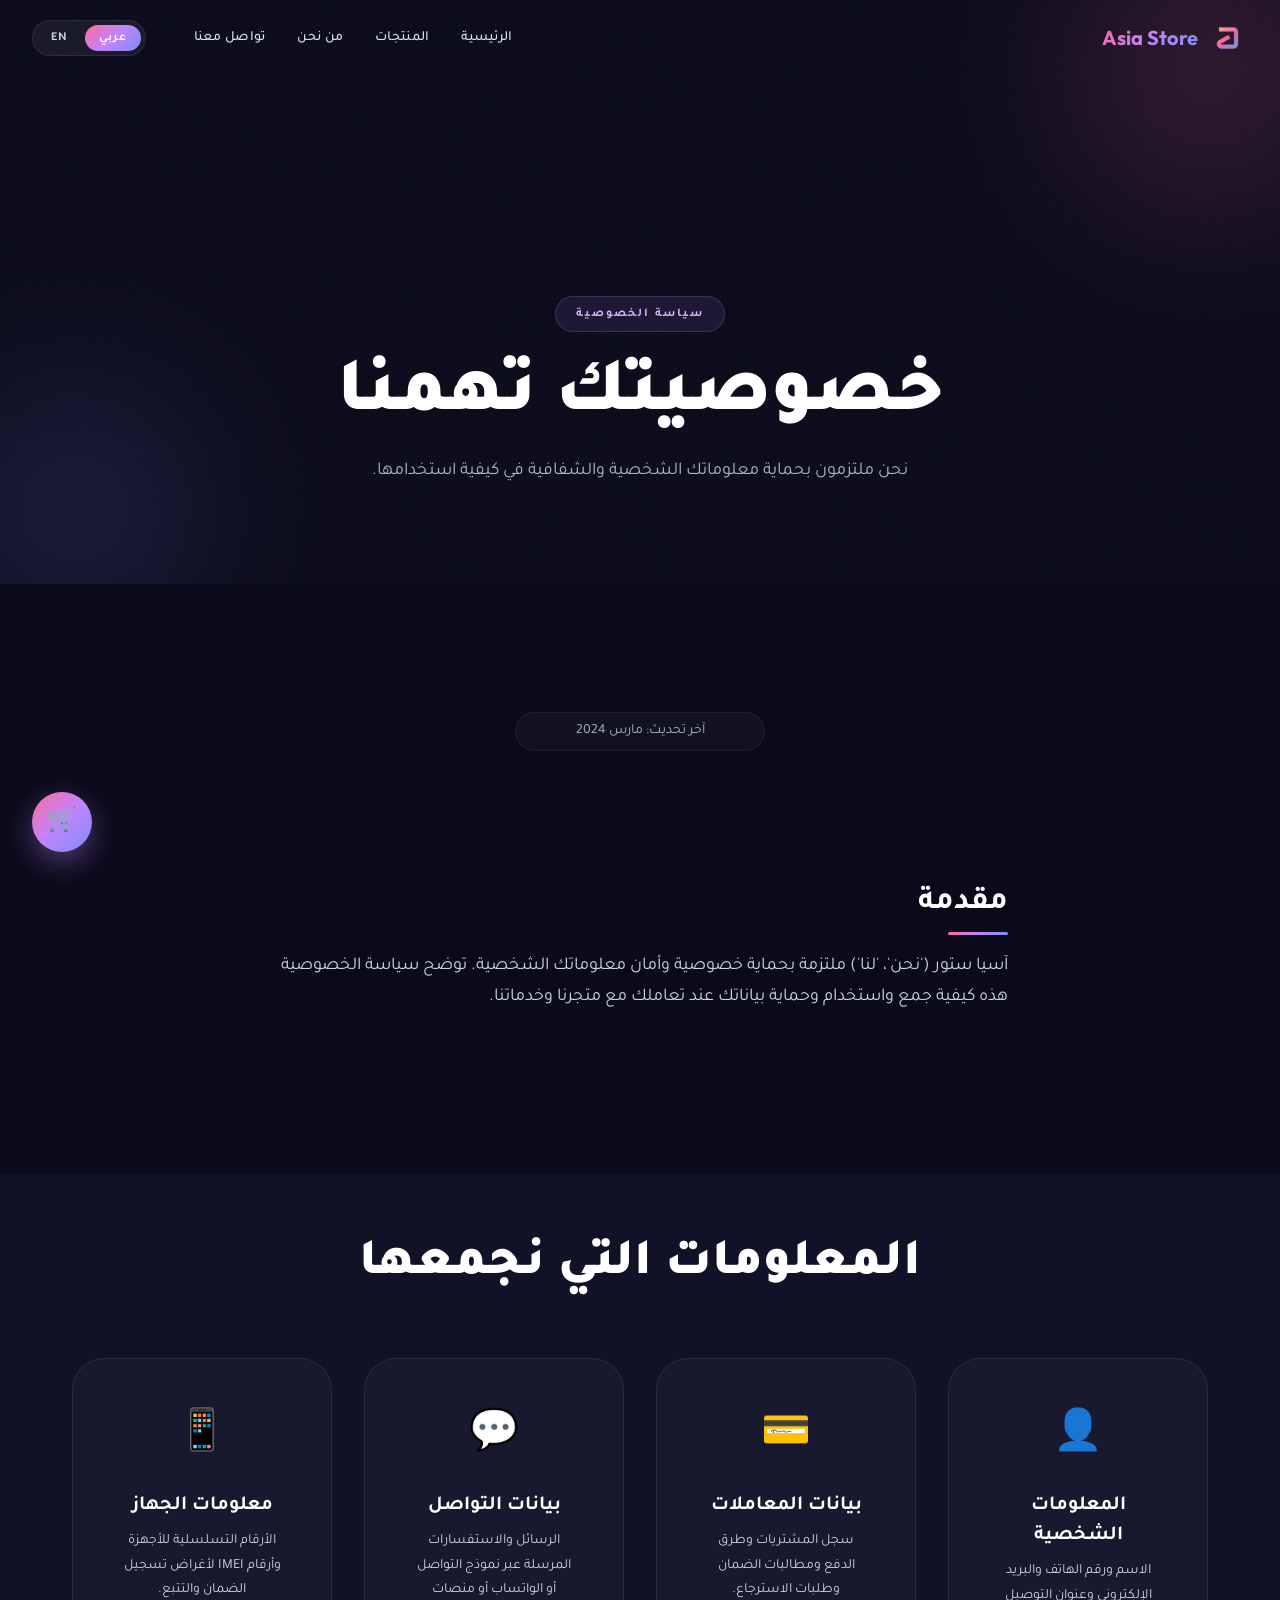
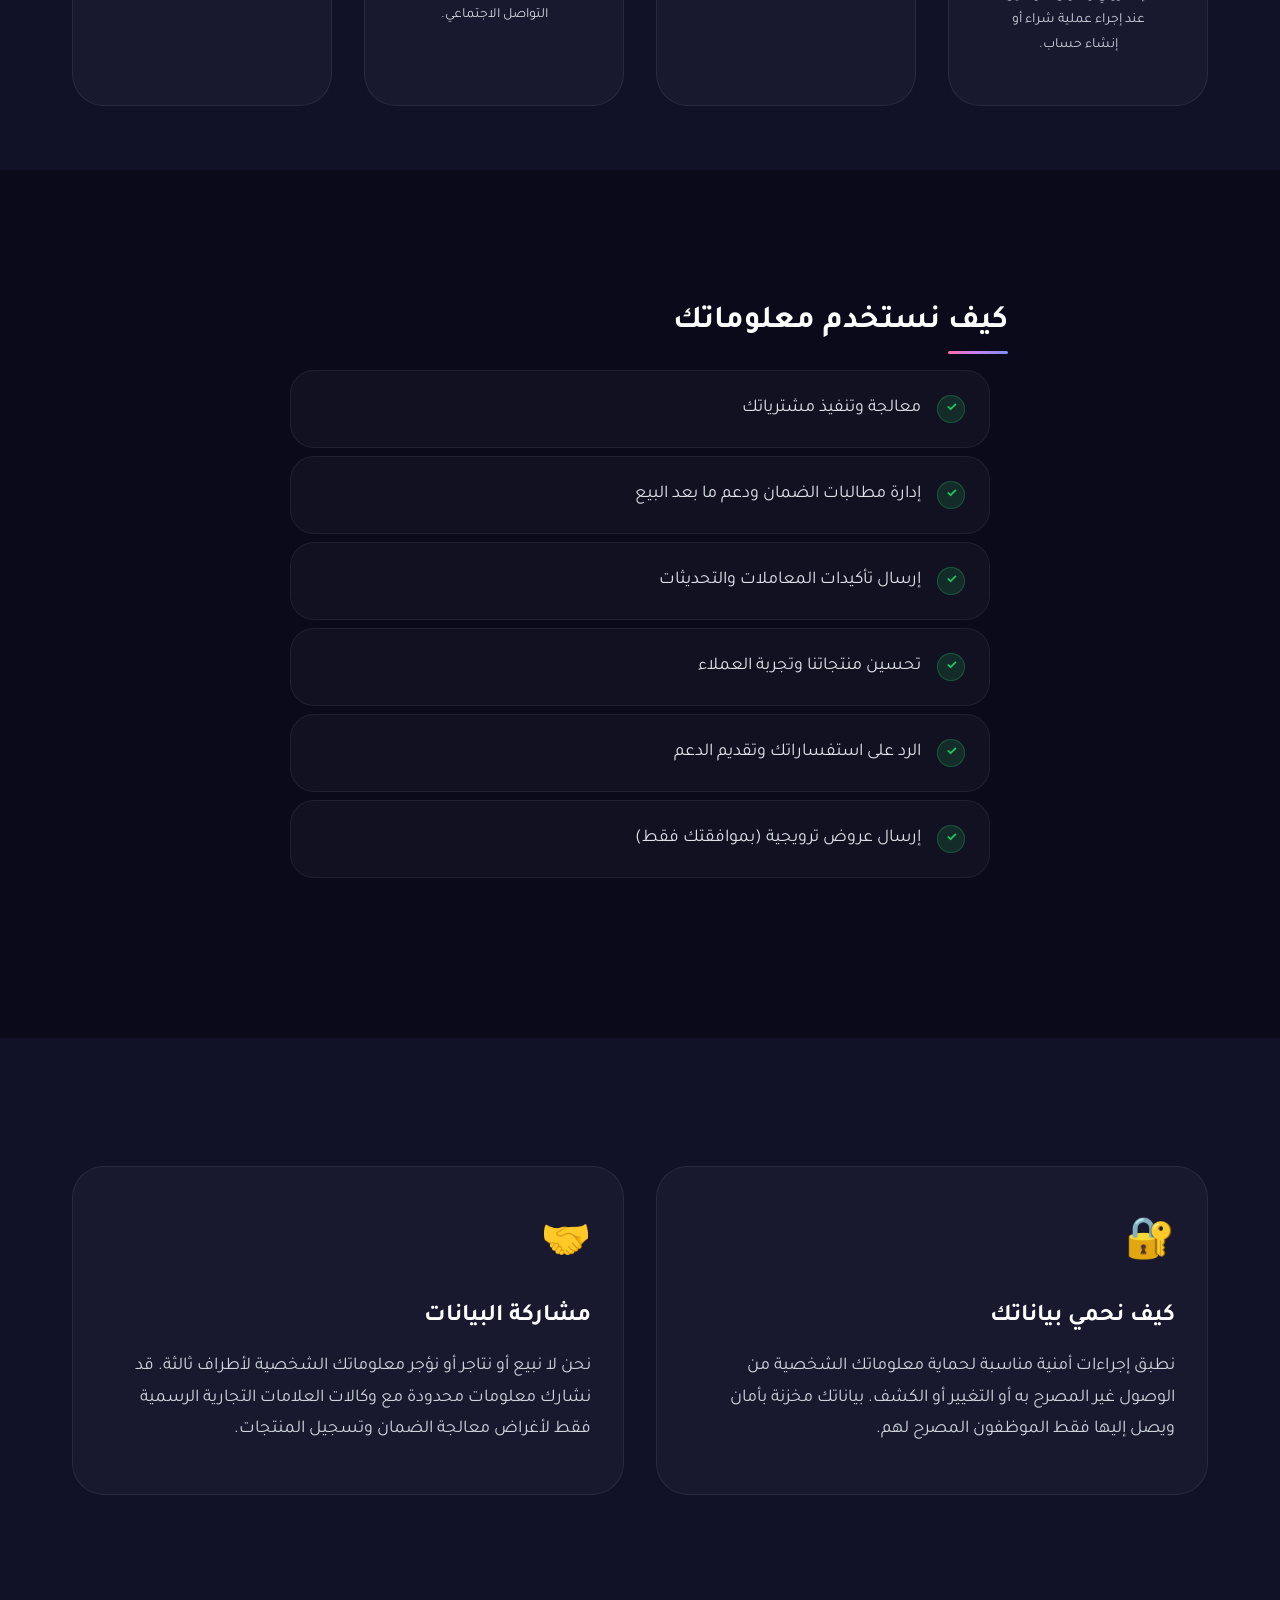
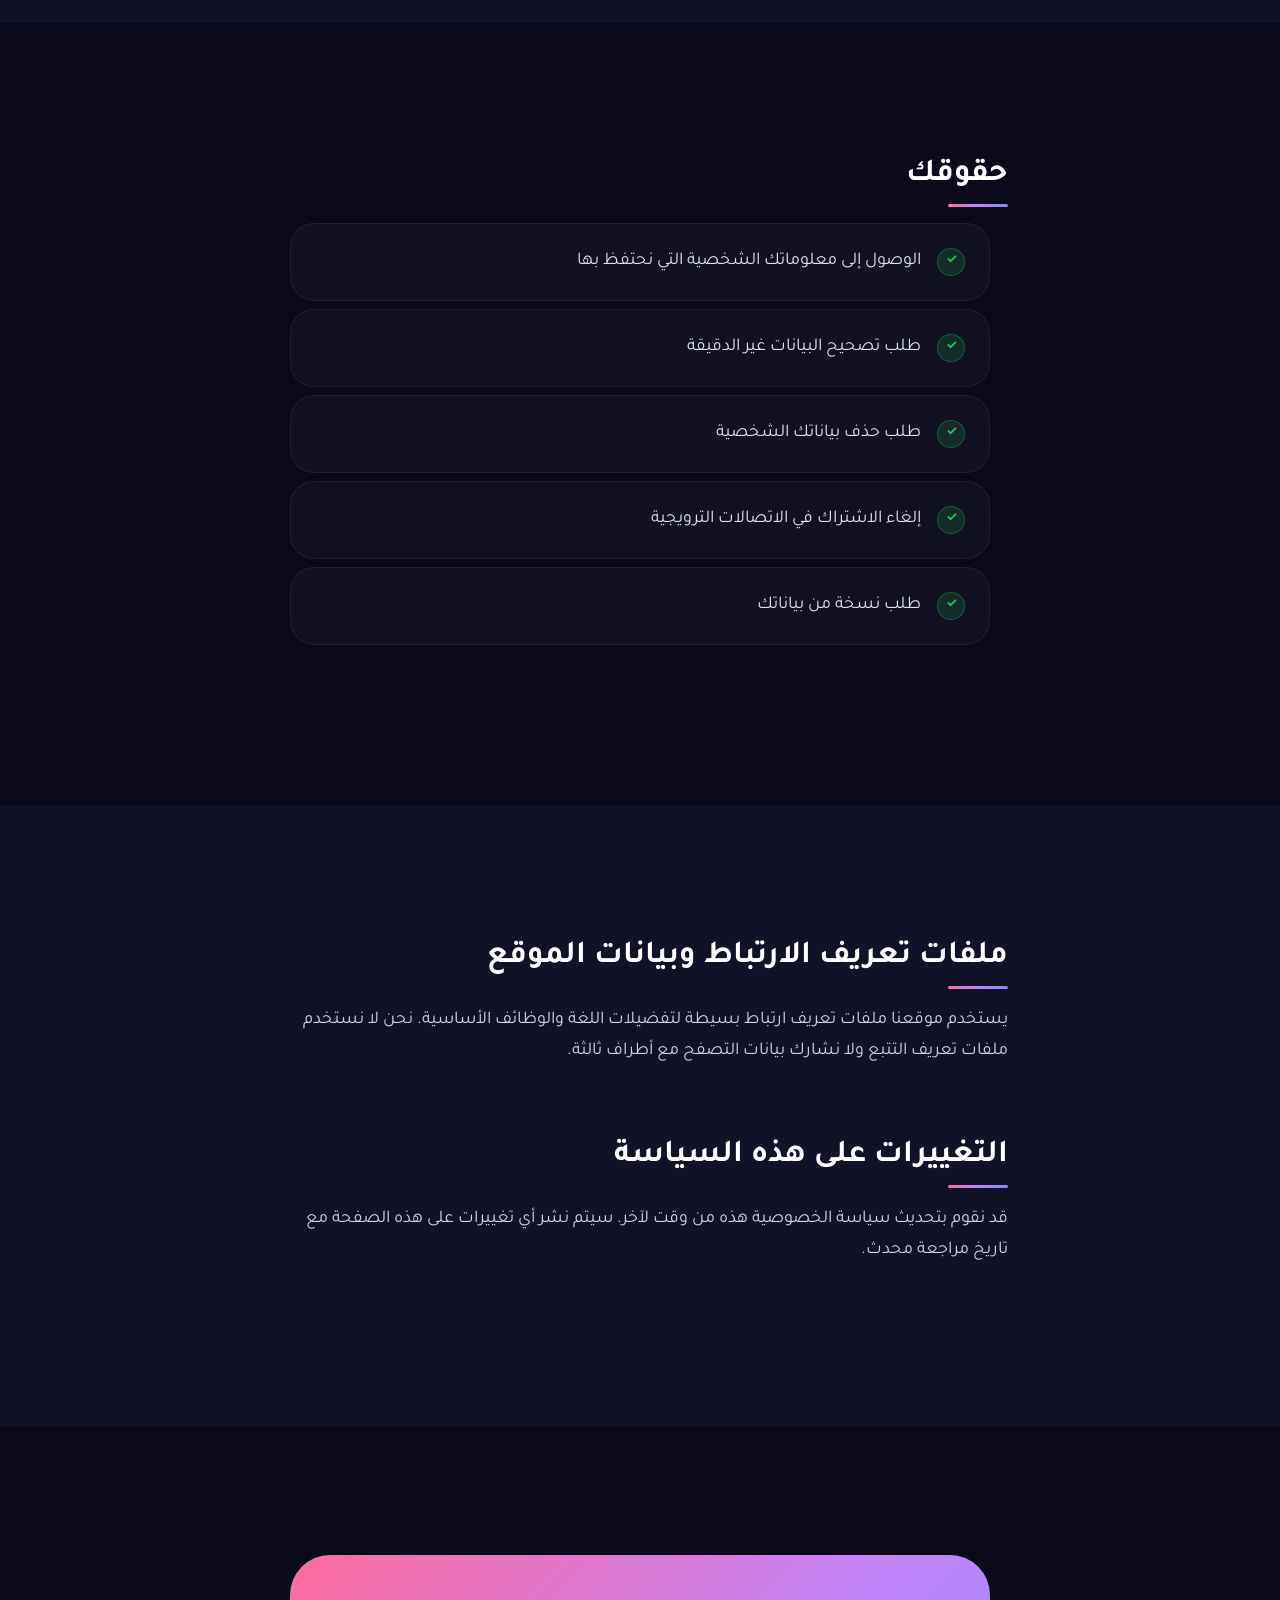
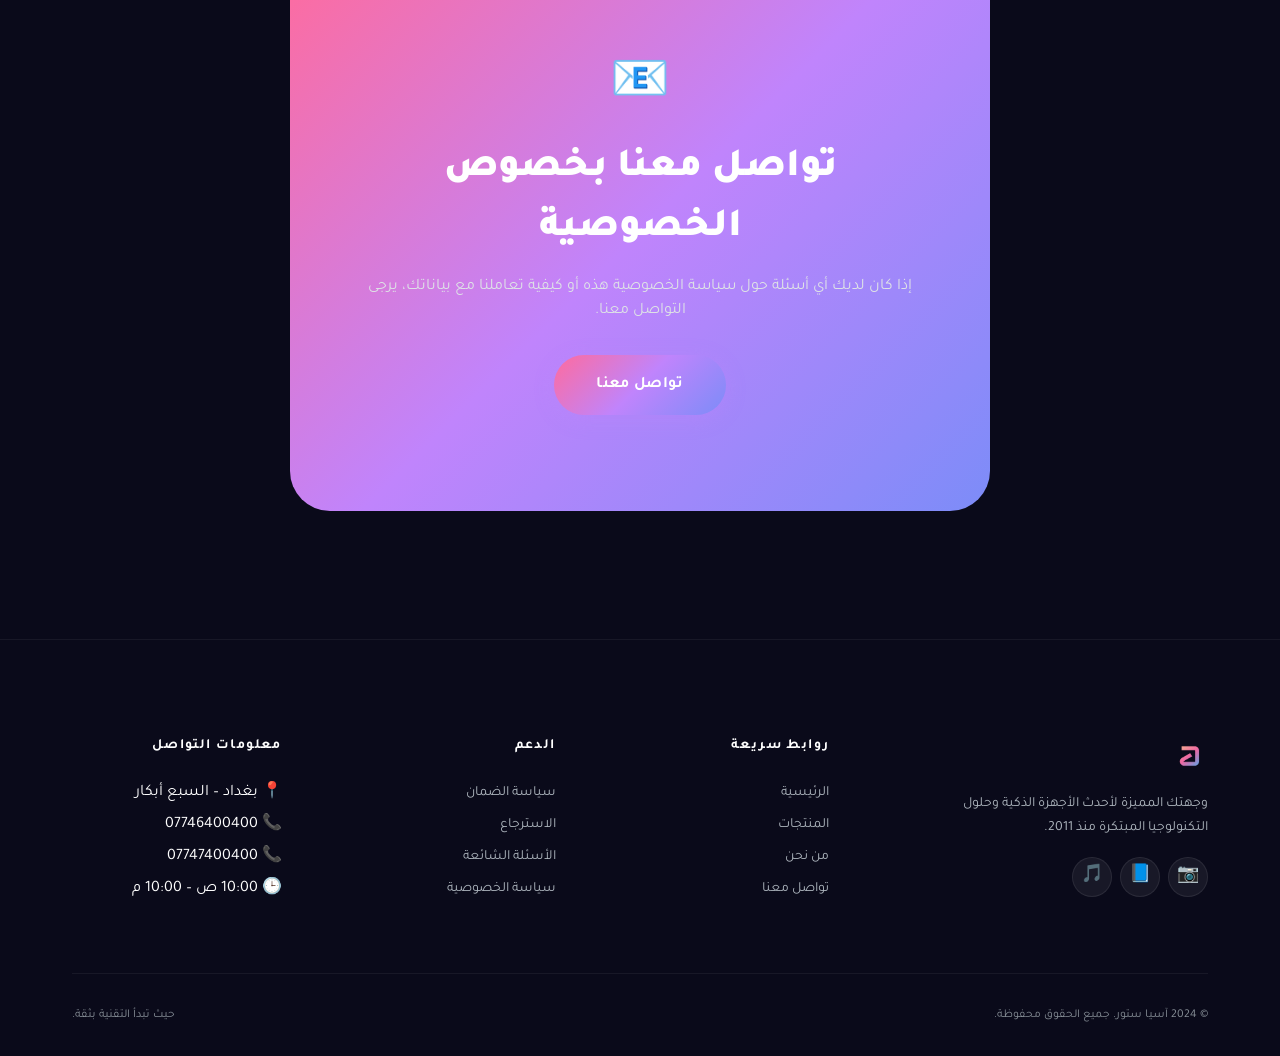
<file: pages/privacy.html>
<!DOCTYPE html>
<html lang="ar" dir="rtl">

<head>
    <meta charset="UTF-8">
    <meta name="viewport" content="width=device-width, initial-scale=1.0">
    <meta name="description" content="آسيا ستور - سياسة الخصوصية. نلتزم بحماية معلوماتك الشخصية">
    <title>سياسة الخصوصية | آسيا ستور - Asia Store</title>
    <link rel="preconnect" href="https://fonts.googleapis.com">
    <link rel="preconnect" href="https://fonts.gstatic.com" crossorigin>
    <link
        href="https://fonts.googleapis.com/css2?family=Inter:wght@300;400;500;600;700;900&family=Outfit:wght@300;400;500;600;700;900&family=Tajawal:wght@300;400;500;700;800;900&display=swap"
        rel="stylesheet">
    <link rel="stylesheet" href="../css/variables.css">
    <link rel="stylesheet" href="../css/base.css">
    <link rel="stylesheet" href="../css/animations.css">
    <link rel="stylesheet" href="../css/components.css">
    <link rel="stylesheet" href="../css/pages.css">
    <link rel="stylesheet" href="../css/support-pages.css">
</head>

<body>
    <div class="page-transition">
        <div class="panel"></div>
        <div class="panel"></div>
        <div class="panel"></div>
        <div class="panel"></div>
        <div class="panel"></div>
    </div>

    <!-- Header -->
    <header class="header" id="header">
        <div class="container container--wide">
            <a href="../index.html" class="header__logo"><img src="../assets/logo.svg" alt="Asia Store Logo"><span
                    class="header__logo-text">Asia Store</span></a>
            <nav class="header__nav" id="mainNav">
                <ul class="header__nav-list">
                    <li><a href="../index.html" class="header__nav-link" data-i18n="nav_home">الرئيسية</a></li>
                    <li><a href="products.html" class="header__nav-link" data-i18n="nav_products">المنتجات</a></li>
                    <li><a href="about.html" class="header__nav-link" data-i18n="nav_about">من نحن</a></li>
                    <li><a href="contact.html" class="header__nav-link" data-i18n="nav_contact">تواصل معنا</a></li>
                </ul>
                <div class="lang-switcher"><button class="lang-btn active" data-lang="ar">عربي</button><button
                        class="lang-btn" data-lang="en">EN</button></div>
            </nav>
            <button class="menu-toggle" id="menuToggle"
                aria-label="Toggle Menu"><span></span><span></span><span></span></button>
        </div>
    </header>

    <!-- Hero -->
    <section class="support-hero noise-overlay">
        <div class="bg-orb bg-orb--pink" style="width:300px;height:300px;top:-80px;right:-80px;"></div>
        <div class="bg-orb bg-orb--blue" style="width:250px;height:250px;bottom:-50px;left:-50px;"></div>
        <div class="container" style="position:relative;z-index:2;">
            <div class="support-hero__icon hero-text-animate">🔒</div>
            <span class="section-header__label hero-text-animate" data-i18n="privacy_hero_label">سياسة الخصوصية</span>
            <h1 class="section-header__title hero-text-animate" style="font-size:var(--fs-hero);"
                data-i18n="privacy_hero_title">خصوصيتك تهمنا</h1>
            <p class="section-header__subtitle hero-text-animate" data-i18n="privacy_hero_subtitle">نحن ملتزمون بحماية
                معلوماتك الشخصية والشفافية في كيفية استخدامها.</p>
        </div>
    </section>

    <!-- Last Updated -->
    <section class="section" style="padding-bottom:0;">
        <div class="container container--narrow">
            <p class="support-updated reveal" data-i18n="privacy_updated">آخر تحديث: مارس 2024</p>
        </div>
    </section>

    <!-- Introduction -->
    <section class="section">
        <div class="container container--narrow">
            <div class="privacy-section reveal">
                <h2 class="privacy-section__title" data-i18n="privacy_intro_title">مقدمة</h2>
                <p class="privacy-section__text" data-i18n="privacy_intro_desc">آسيا ستور ('نحن'، 'لنا') ملتزمة بحماية
                    خصوصية وأمان معلوماتك الشخصية.</p>
            </div>
        </div>
    </section>

    <!-- Information We Collect -->
    <section class="section"
        style="background:var(--surface-dark-elevated);padding-top:var(--space-3xl);padding-bottom:var(--space-3xl);">
        <div class="container">
            <h2 class="section-header__title reveal" style="text-align:center;margin-bottom:var(--space-3xl);"
                data-i18n="privacy_collect_title">المعلومات التي نجمعها</h2>
            <div class="support-cards-grid support-cards-grid--4">
                <div class="support-info-card reveal delay-1">
                    <div class="support-info-card__icon">👤</div>
                    <h3 class="support-info-card__title" data-i18n="privacy_collect_1_title">المعلومات الشخصية</h3>
                    <p class="support-info-card__desc" data-i18n="privacy_collect_1_desc">الاسم ورقم الهاتف والبريد
                        الإلكتروني وعنوان التوصيل.</p>
                </div>
                <div class="support-info-card reveal delay-2">
                    <div class="support-info-card__icon">💳</div>
                    <h3 class="support-info-card__title" data-i18n="privacy_collect_2_title">بيانات المعاملات</h3>
                    <p class="support-info-card__desc" data-i18n="privacy_collect_2_desc">سجل المشتريات وطرق الدفع
                        ومطالبات الضمان.</p>
                </div>
                <div class="support-info-card reveal delay-3">
                    <div class="support-info-card__icon">💬</div>
                    <h3 class="support-info-card__title" data-i18n="privacy_collect_3_title">بيانات التواصل</h3>
                    <p class="support-info-card__desc" data-i18n="privacy_collect_3_desc">الرسائل والاستفسارات عبر نموذج
                        التواصل أو الواتساب.</p>
                </div>
                <div class="support-info-card reveal delay-4">
                    <div class="support-info-card__icon">📱</div>
                    <h3 class="support-info-card__title" data-i18n="privacy_collect_4_title">معلومات الجهاز</h3>
                    <p class="support-info-card__desc" data-i18n="privacy_collect_4_desc">الأرقام التسلسلية وأرقام IMEI
                        لتسجيل الضمان.</p>
                </div>
            </div>
        </div>
    </section>

    <!-- How We Use -->
    <section class="section">
        <div class="container container--narrow">
            <div class="privacy-section reveal">
                <h2 class="privacy-section__title" data-i18n="privacy_use_title">كيف نستخدم معلوماتك</h2>
                <ul class="support-list support-list--check">
                    <li class="support-list__item"><span class="support-list__icon">✓</span><span
                            data-i18n="privacy_use_1">معالجة وتنفيذ مشترياتك</span></li>
                    <li class="support-list__item"><span class="support-list__icon">✓</span><span
                            data-i18n="privacy_use_2">إدارة مطالبات الضمان ودعم ما بعد البيع</span></li>
                    <li class="support-list__item"><span class="support-list__icon">✓</span><span
                            data-i18n="privacy_use_3">إرسال تأكيدات المعاملات والتحديثات</span></li>
                    <li class="support-list__item"><span class="support-list__icon">✓</span><span
                            data-i18n="privacy_use_4">تحسين منتجاتنا وتجربة العملاء</span></li>
                    <li class="support-list__item"><span class="support-list__icon">✓</span><span
                            data-i18n="privacy_use_5">الرد على استفساراتك وتقديم الدعم</span></li>
                    <li class="support-list__item"><span class="support-list__icon">✓</span><span
                            data-i18n="privacy_use_6">إرسال عروض ترويجية (بموافقتك فقط)</span></li>
                </ul>
            </div>
        </div>
    </section>

    <!-- Protection & Sharing -->
    <section class="section" style="background:var(--surface-dark-elevated);">
        <div class="container">
            <div class="support-highlight-grid">
                <div class="support-highlight-card reveal delay-1">
                    <div class="support-highlight-card__icon">🔐</div>
                    <h3 data-i18n="privacy_protect_title">كيف نحمي بياناتك</h3>
                    <p data-i18n="privacy_protect_desc">نطبق إجراءات أمنية مناسبة لحماية معلوماتك الشخصية من الوصول غير
                        المصرح به.</p>
                </div>
                <div class="support-highlight-card reveal delay-2">
                    <div class="support-highlight-card__icon">🤝</div>
                    <h3 data-i18n="privacy_share_title">مشاركة البيانات</h3>
                    <p data-i18n="privacy_share_desc">نحن لا نبيع أو نتاجر أو نؤجر معلوماتك الشخصية لأطراف ثالثة.</p>
                </div>
            </div>
        </div>
    </section>

    <!-- Your Rights -->
    <section class="section">
        <div class="container container--narrow">
            <div class="privacy-section reveal">
                <h2 class="privacy-section__title" data-i18n="privacy_rights_title">حقوقك</h2>
                <ul class="support-list support-list--check">
                    <li class="support-list__item"><span class="support-list__icon">✓</span><span
                            data-i18n="privacy_right_1">الوصول إلى معلوماتك الشخصية</span></li>
                    <li class="support-list__item"><span class="support-list__icon">✓</span><span
                            data-i18n="privacy_right_2">طلب تصحيح البيانات غير الدقيقة</span></li>
                    <li class="support-list__item"><span class="support-list__icon">✓</span><span
                            data-i18n="privacy_right_3">طلب حذف بياناتك الشخصية</span></li>
                    <li class="support-list__item"><span class="support-list__icon">✓</span><span
                            data-i18n="privacy_right_4">إلغاء الاشتراك في الاتصالات الترويجية</span></li>
                    <li class="support-list__item"><span class="support-list__icon">✓</span><span
                            data-i18n="privacy_right_5">طلب نسخة من بياناتك</span></li>
                </ul>
            </div>
        </div>
    </section>

    <!-- Cookies & Changes -->
    <section class="section" style="background:var(--surface-dark-elevated);">
        <div class="container container--narrow">
            <div class="privacy-section reveal" style="margin-bottom:var(--space-3xl);">
                <h2 class="privacy-section__title" data-i18n="privacy_cookies_title">ملفات تعريف الارتباط</h2>
                <p class="privacy-section__text" data-i18n="privacy_cookies_desc">يستخدم موقعنا ملفات تعريف ارتباط بسيطة
                    لتفضيلات اللغة والوظائف الأساسية.</p>
            </div>
            <div class="privacy-section reveal">
                <h2 class="privacy-section__title" data-i18n="privacy_changes_title">التغييرات على هذه السياسة</h2>
                <p class="privacy-section__text" data-i18n="privacy_changes_desc">قد نقوم بتحديث سياسة الخصوصية هذه من
                    وقت لآخر.</p>
            </div>
        </div>
    </section>

    <!-- Contact About Privacy -->
    <section class="section">
        <div class="container" style="text-align:center;">
            <div class="cta-box reveal" style="max-width:700px;margin:0 auto;">
                <div style="font-size:3rem;margin-bottom:var(--space-md);">📧</div>
                <h2 style="font-size:var(--fs-3xl);font-weight:var(--fw-black);margin-bottom:var(--space-md);"
                    data-i18n="privacy_contact_title">تواصل معنا بخصوص الخصوصية</h2>
                <p style="color:var(--color-gray-300);margin-bottom:var(--space-xl);" data-i18n="privacy_contact_desc">
                    إذا كان لديك أي أسئلة حول سياسة الخصوصية هذه، يرجى التواصل معنا.</p>
                <a href="contact.html" class="btn btn--primary btn--lg" data-i18n="nav_contact">تواصل معنا</a>
            </div>
        </div>
    </section>

    <!-- Footer -->
    <footer class="footer" id="footer">
        <div class="container">
            <div class="footer__grid">
                <div class="footer__brand"><img src="../assets/logo.svg" alt="Asia Store">
                    <p data-i18n="footer_desc">وجهتك المميزة لأحدث الأجهزة الذكية منذ 2011.</p>
                    <div class="footer__social"><a href="https://www.instagram.com/asia.store.iq"
                            target="_blank">📷</a><a href="https://www.facebook.com/share/1KiaEUe9XV"
                            target="_blank">📘</a><a href="https://www.tiktok.com/@asia.store24" target="_blank">🎵</a>
                    </div>
                </div>
                <div>
                    <h4 class="footer__title" data-i18n="footer_quick">روابط سريعة</h4>
                    <ul class="footer__links">
                        <li><a href="../index.html" data-i18n="nav_home">الرئيسية</a></li>
                        <li><a href="products.html" data-i18n="nav_products">المنتجات</a></li>
                        <li><a href="about.html" data-i18n="nav_about">من نحن</a></li>
                        <li><a href="contact.html" data-i18n="nav_contact">تواصل معنا</a></li>
                    </ul>
                </div>
                <div>
                    <h4 class="footer__title" data-i18n="footer_support">الدعم</h4>
                    <ul class="footer__links">
                        <li><a href="warranty.html" data-i18n="footer_warranty">سياسة الضمان</a></li>
                        <li><a href="returns.html" data-i18n="footer_returns">الاسترجاع</a></li>
                        <li><a href="faq.html" data-i18n="footer_faq">الأسئلة الشائعة</a></li>
                        <li><a href="privacy.html" data-i18n="footer_privacy">سياسة الخصوصية</a></li>
                    </ul>
                </div>
                <div>
                    <h4 class="footer__title" data-i18n="footer_contact">معلومات التواصل</h4>
                    <ul class="footer__links">
                        <li>📍 بغداد – السبع أبكار</li>
                        <li>📞 07746400400</li>
                        <li>📞 07747400400</li>
                        <li>🕒 10:00 ص – 10:00 م</li>
                    </ul>
                </div>
            </div>
            <div class="footer__bottom">
                <p data-i18n="footer_rights">© 2024 آسيا ستور. جميع الحقوق محفوظة.</p>
                <p data-i18n="footer_tagline">حيث تبدأ التقنية بثقة.</p>
            </div>
        </div>
    </footer>

    <script src="../js/i18n.js"></script>
    <script src="../js/main.js"></script>
    <script src="../js/cart.js"></script>
    <script src="../js/cart.js"></script>
</body>

</html>
</file>
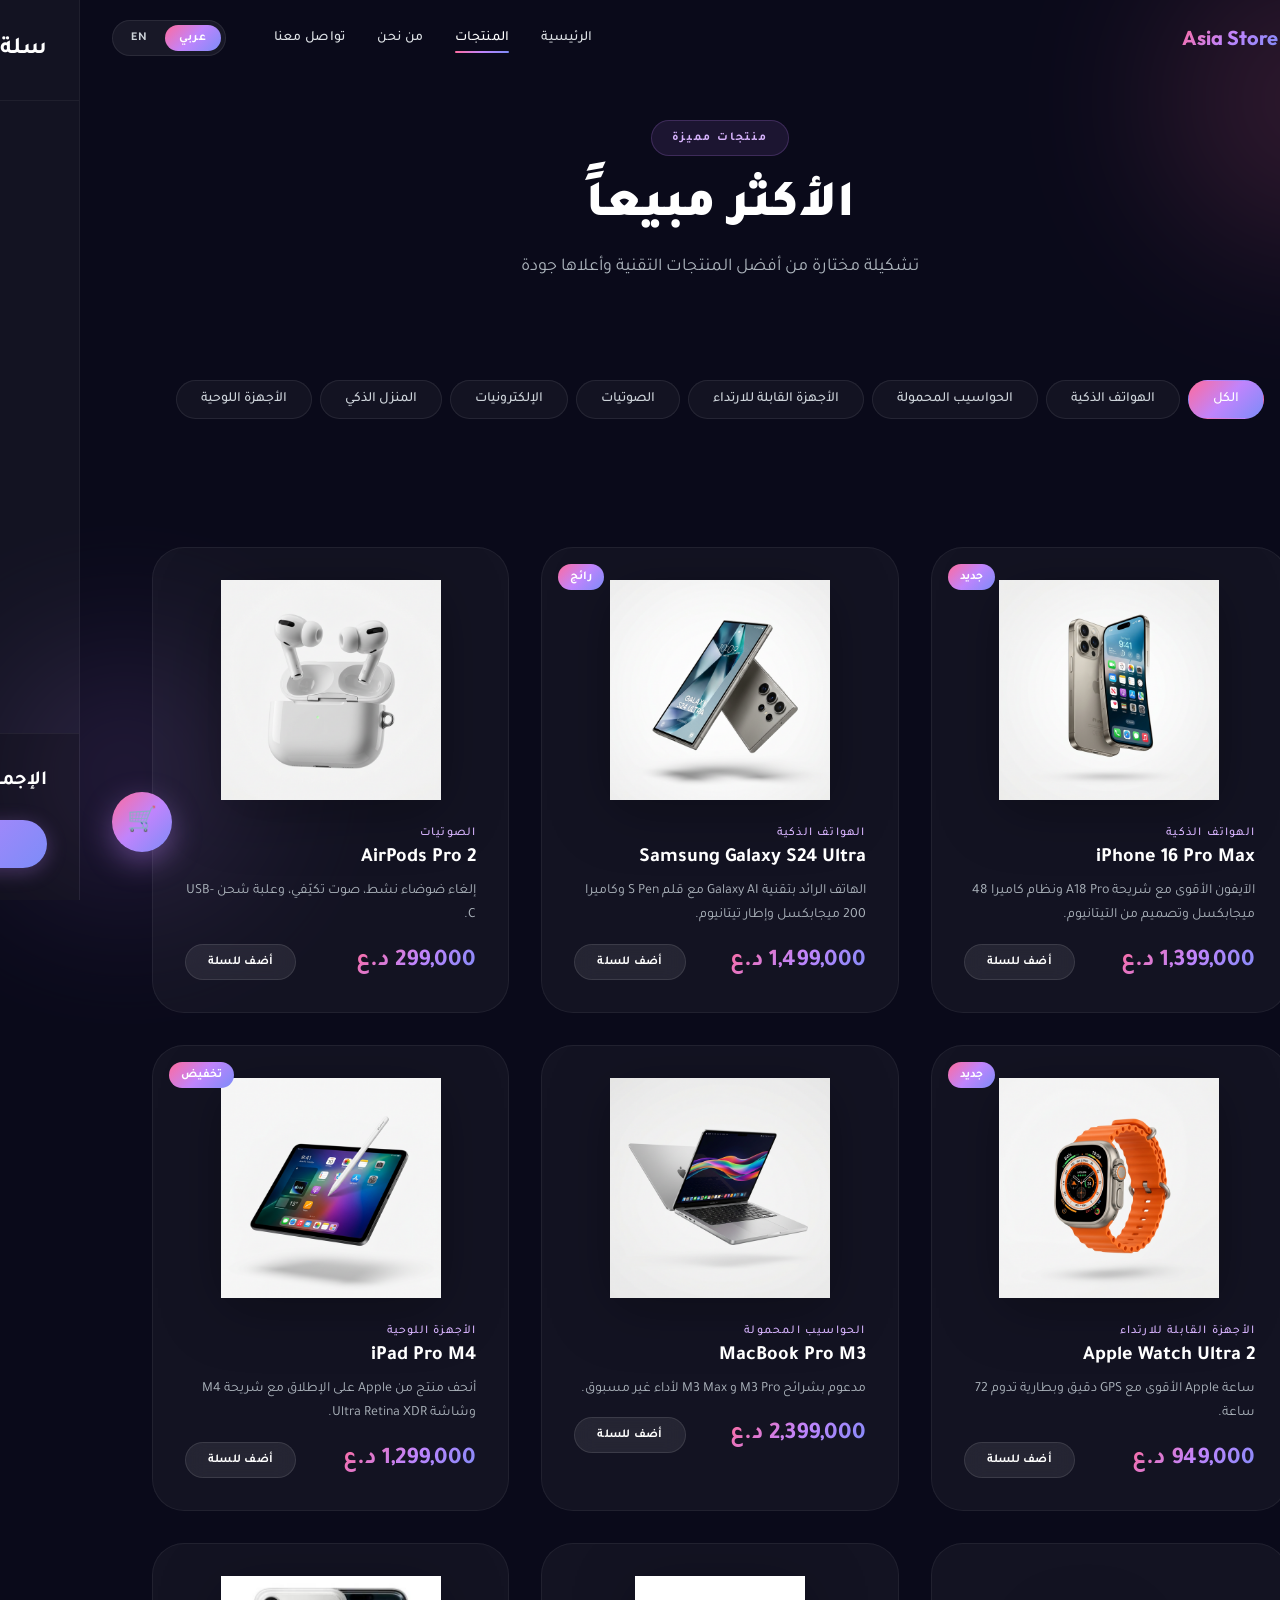
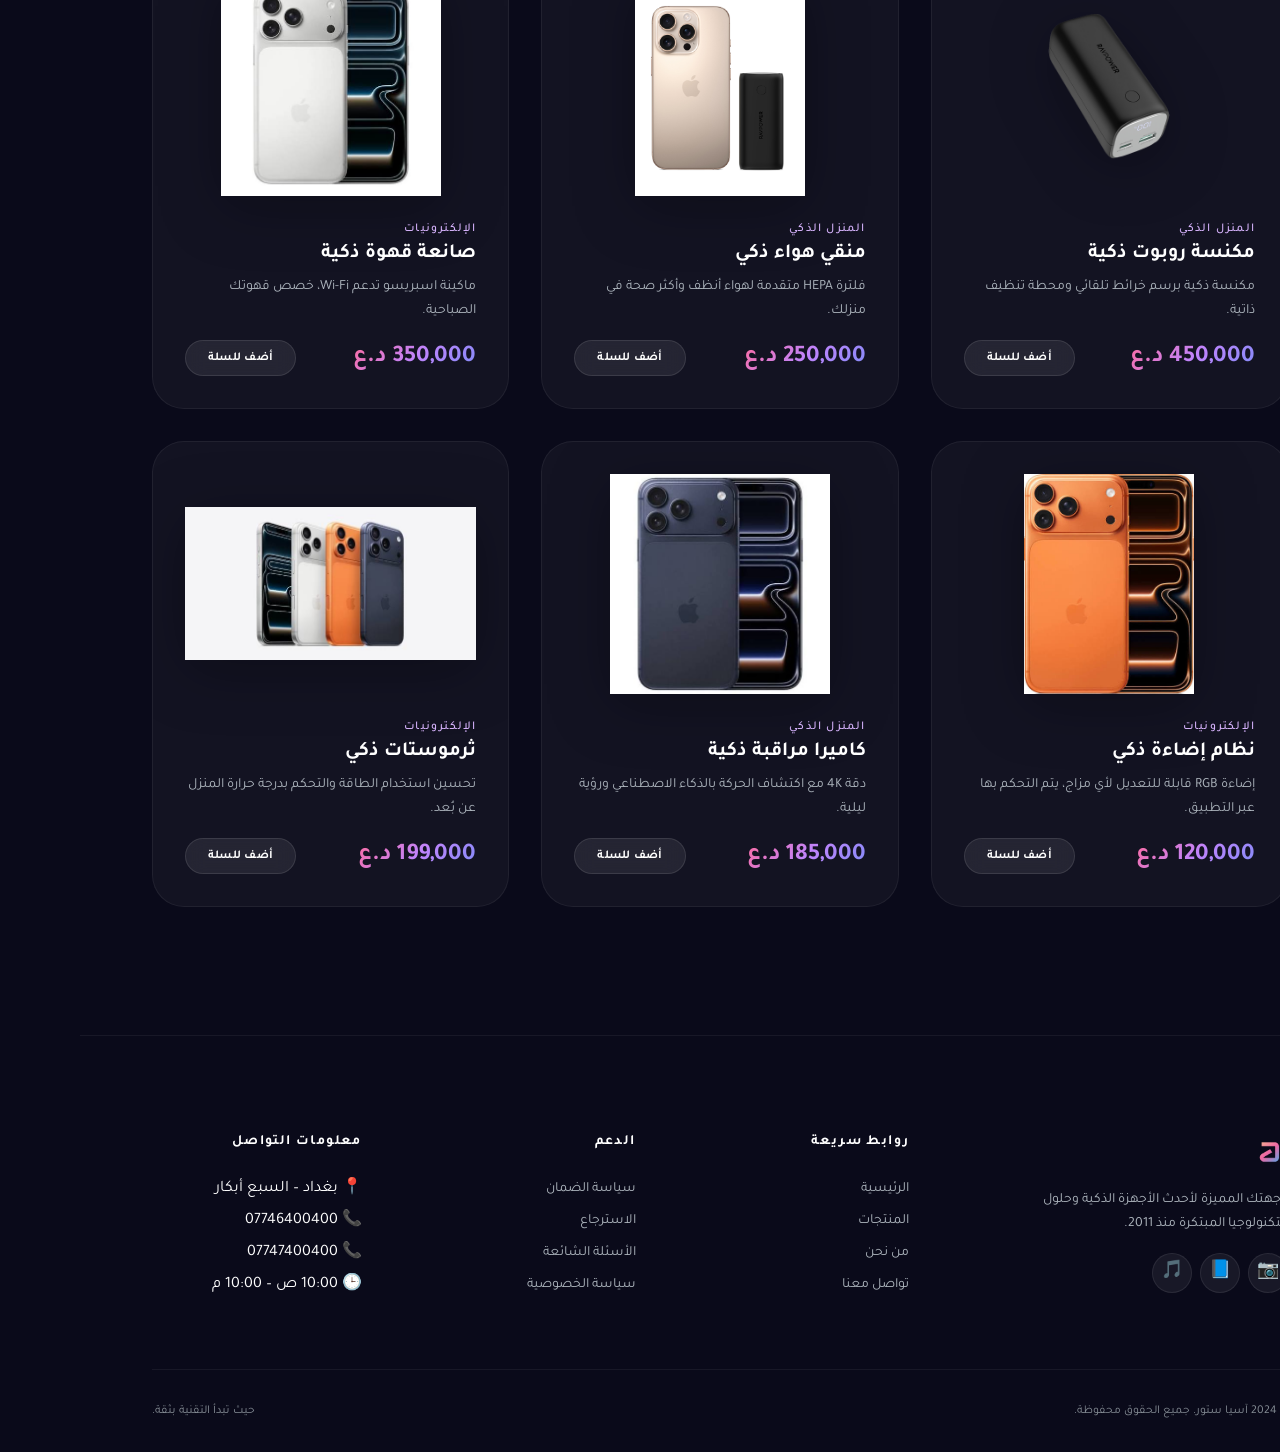
<file: pages/products.html>
<!DOCTYPE html>
<html lang="ar" dir="rtl">

<head>
    <meta charset="UTF-8">
    <meta name="viewport" content="width=device-width, initial-scale=1.0">
    <meta name="description" content="آسيا ستور - تسوّق أحدث الأجهزة الذكية والمنتجات التقنية بأفضل الأسعار">
    <title>المنتجات | آسيا ستور - Asia Store</title>
    <link rel="preconnect" href="https://fonts.googleapis.com">
    <link rel="preconnect" href="https://fonts.gstatic.com" crossorigin>
    <link
        href="https://fonts.googleapis.com/css2?family=Inter:wght@300;400;500;600;700;900&family=Outfit:wght@300;400;500;600;700;900&family=Tajawal:wght@300;400;500;700;800;900&display=swap"
        rel="stylesheet">
    <link rel="stylesheet" href="../css/variables.css">
    <link rel="stylesheet" href="../css/base.css">
    <link rel="stylesheet" href="../css/animations.css">
    <link rel="stylesheet" href="../css/components.css">
    <link rel="stylesheet" href="../css/pages.css">
</head>

<body>
    <!-- Page Transition -->
    <div class="page-transition">
        <div class="panel"></div>
        <div class="panel"></div>
        <div class="panel"></div>
        <div class="panel"></div>
        <div class="panel"></div>
    </div>

    <!-- Header -->
    <header class="header" id="header">
        <div class="container container--wide">
            <a href="../index.html" class="header__logo">
                <img src="../assets/logo.svg" alt="Asia Store Logo">
                <span class="header__logo-text">Asia Store</span>
            </a>
            <nav class="header__nav" id="mainNav">
                <ul class="header__nav-list">
                    <li><a href="../index.html" class="header__nav-link" data-i18n="nav_home">الرئيسية</a></li>
                    <li><a href="products.html" class="header__nav-link active" data-i18n="nav_products">المنتجات</a>
                    </li>
                    <li><a href="about.html" class="header__nav-link" data-i18n="nav_about">من نحن</a></li>
                    <li><a href="contact.html" class="header__nav-link" data-i18n="nav_contact">تواصل معنا</a></li>
                </ul>
                <div class="lang-switcher">
                    <button class="lang-btn active" data-lang="ar">عربي</button>
                    <button class="lang-btn" data-lang="en">EN</button>
                </div>
            </nav>
            <button class="menu-toggle" id="menuToggle" aria-label="Toggle Menu">
                <span></span><span></span><span></span>
            </button>
        </div>
    </header>

    <!-- Products Hero -->
    <section class="products-hero">
        <div class="container">
            <div class="bg-orb bg-orb--pink" style="width:300px;height:300px;top:-50px;right:-100px;"></div>
            <div class="bg-orb bg-orb--purple" style="width:250px;height:250px;bottom:0;left:-80px;"></div>

            <div class="section-header">
                <span class="section-header__label hero-text-animate" data-i18n="products_label">منتجات مميزة</span>
                <h1 class="section-header__title hero-text-animate" data-i18n="products_title">الأكثر مبيعاً</h1>
                <p class="section-header__subtitle hero-text-animate" data-i18n="products_subtitle">تشكيلة مختارة من
                    أفضل المنتجات التقنية وأعلاها جودة</p>
            </div>

            <!-- Filter Tabs -->
            <div class="filter-tabs hero-text-animate">
                <button class="filter-tab active" data-filter="all" onclick="filterProducts('all')">الكل</button>
                <button class="filter-tab" data-filter="smartphones" onclick="filterProducts('smartphones')"
                    data-i18n="cat_smartphones">الهواتف الذكية</button>
                <button class="filter-tab" data-filter="laptops" onclick="filterProducts('laptops')"
                    data-i18n="cat_laptops">الحواسيب المحمولة</button>
                <button class="filter-tab" data-filter="wearables" onclick="filterProducts('wearables')"
                    data-i18n="cat_wearables">الأجهزة القابلة للارتداء</button>
                <button class="filter-tab" data-filter="audio" onclick="filterProducts('audio')"
                    data-i18n="cat_audio">الصوتيات</button>
                <button class="filter-tab" data-filter="electronics" onclick="filterProducts('electronics')"
                    data-i18n="cat_electronics">الالكترونيات</button>
                <button class="filter-tab" data-filter="smarthome" onclick="filterProducts('smarthome')"
                    data-i18n="cat_smarthome">المنزل الذكي</button>
                <button class="filter-tab" data-filter="tablets" onclick="filterProducts('tablets')">الأجهزة
                    اللوحية</button>
            </div>
        </div>
    </section>

    <!-- Products Grid -->
    <section class="section" style="padding-top:0;">
        <div class="container">
            <div class="products-grid">
                <!-- Product 1 -->
                <div class="product-card reveal delay-1" data-category="smartphones">
                    <span class="product-card__badge" data-i18n="product_new">جديد</span>
                    <div class="product-card__image">
                        <img src="../assets/images/iphone.png" alt="iPhone 16 Pro Max">
                    </div>
                    <div class="product-card__info">
                        <p class="product-card__category" data-i18n="p1_category">الهواتف الذكية</p>
                        <h3 class="product-card__title" data-i18n="p1_title">iPhone 16 Pro Max</h3>
                        <p class="product-card__desc" data-i18n="p1_desc">الآيفون الأقوى مع شريحة A18 Pro ونظام كاميرا
                            48 ميجابكسل وتصميم من التيتانيوم.</p>
                        <div class="product-card__actions">
                            <span class="product-card__price" data-i18n="p1_price">1,399,000 د.ع</span>
                            <button class="btn btn--sm btn--glass" data-i18n="add_to_cart">أضف للسلة</button>
                        </div>
                    </div>
                </div>

                <!-- Product 2 -->
                <div class="product-card reveal delay-2" data-category="smartphones">
                    <span class="product-card__badge" data-i18n="product_hot">رائج</span>
                    <div class="product-card__image">
                        <img src="../assets/images/samsung.png" alt="Samsung Galaxy S24 Ultra">
                    </div>
                    <div class="product-card__info">
                        <p class="product-card__category" data-i18n="p2_category">الهواتف الذكية</p>
                        <h3 class="product-card__title" data-i18n="p2_title">Samsung Galaxy S24 Ultra</h3>
                        <p class="product-card__desc" data-i18n="p2_desc">الهاتف الرائد بتقنية Galaxy AI مع قلم S Pen
                            وكاميرا 200 ميجابكسل.</p>
                        <div class="product-card__actions">
                            <span class="product-card__price" data-i18n="p2_price">1,499,000 د.ع</span>
                            <button class="btn btn--sm btn--glass" data-i18n="add_to_cart">أضف للسلة</button>
                        </div>
                    </div>
                </div>

                <!-- Product 3 -->
                <div class="product-card reveal delay-3" data-category="audio">
                    <div class="product-card__image">
                        <img src="../assets/images/airpods.png" alt="AirPods Pro 2">
                    </div>
                    <div class="product-card__info">
                        <p class="product-card__category" data-i18n="p3_category">الصوتيات</p>
                        <h3 class="product-card__title" data-i18n="p3_title">AirPods Pro 2</h3>
                        <p class="product-card__desc" data-i18n="p3_desc">إلغاء ضوضاء نشط، صوت تكيّفي، وعلبة شحن USB-C.
                        </p>
                        <div class="product-card__actions">
                            <span class="product-card__price" data-i18n="p3_price">299,000 د.ع</span>
                            <button class="btn btn--sm btn--glass" data-i18n="add_to_cart">أضف للسلة</button>
                        </div>
                    </div>
                </div>

                <!-- Product 4 -->
                <div class="product-card reveal delay-1" data-category="wearables">
                    <span class="product-card__badge" data-i18n="product_new">جديد</span>
                    <div class="product-card__image">
                        <img src="../assets/images/smartwatch.png" alt="Apple Watch Ultra 2">
                    </div>
                    <div class="product-card__info">
                        <p class="product-card__category" data-i18n="p4_category">الأجهزة القابلة للارتداء</p>
                        <h3 class="product-card__title" data-i18n="p4_title">Apple Watch Ultra 2</h3>
                        <p class="product-card__desc" data-i18n="p4_desc">ساعة Apple الأقوى مع GPS دقيق وبطارية تدوم 72
                            ساعة.</p>
                        <div class="product-card__actions">
                            <span class="product-card__price" data-i18n="p4_price">949,000 د.ع</span>
                            <button class="btn btn--sm btn--glass" data-i18n="add_to_cart">أضف للسلة</button>
                        </div>
                    </div>
                </div>

                <!-- Product 5 -->
                <div class="product-card reveal delay-2" data-category="laptops">
                    <div class="product-card__image">
                        <img src="../assets/images/macbook.png" alt="MacBook Pro M3">
                    </div>
                    <div class="product-card__info">
                        <p class="product-card__category" data-i18n="p5_category">الحواسيب المحمولة</p>
                        <h3 class="product-card__title" data-i18n="p5_title">MacBook Pro M3</h3>
                        <p class="product-card__desc" data-i18n="p5_desc">مدعوم بشرائح M3 Pro و M3 Max لأداء غير مسبوق.
                        </p>
                        <div class="product-card__actions">
                            <span class="product-card__price" data-i18n="p5_price">2,399,000 د.ع</span>
                            <button class="btn btn--sm btn--glass" data-i18n="add_to_cart">أضف للسلة</button>
                        </div>
                    </div>
                </div>

                <!-- Product 6 -->
                <div class="product-card reveal delay-3" data-category="tablets">
                    <span class="product-card__badge" data-i18n="product_sale">تخفيض</span>
                    <div class="product-card__image">
                        <img src="../assets/images/ipad.png" alt="iPad Pro M4">
                    </div>
                    <div class="product-card__info">
                        <p class="product-card__category" data-i18n="p6_category">الأجهزة اللوحية</p>
                        <h3 class="product-card__title" data-i18n="p6_title">iPad Pro M4</h3>
                        <p class="product-card__desc" data-i18n="p6_desc">أنحف منتج من Apple على الإطلاق مع شريحة M4
                            وشاشة Ultra Retina XDR.</p>
                        <div class="product-card__actions">
                            <span class="product-card__price" data-i18n="p6_price">1,299,000 د.ع</span>
                            <button class="btn btn--sm btn--glass" data-i18n="add_to_cart">أضف للسلة</button>
                        </div>
                    </div>
                </div>

                <!-- Product 7 -->
                <div class="product-card reveal delay-1" data-category="smarthome">
                    <div class="product-card__image">
                        <img src="../assets/images/IMG_1547.PNG" alt="Smart Robot Vacuum">
                    </div>
                    <div class="product-card__info">
                        <p class="product-card__category" data-i18n="p7_category">المنزل الذكي</p>
                        <h3 class="product-card__title" data-i18n="p7_title">مكنسة روبوت ذكية</h3>
                        <p class="product-card__desc" data-i18n="p7_desc">مكنسة ذكية برسم خرائط تلقائي ومحطة تنظيف
                            ذاتية.</p>
                        <div class="product-card__actions">
                            <span class="product-card__price" data-i18n="p7_price">450,000 د.ع</span>
                            <button class="btn btn--sm btn--glass" data-i18n="add_to_cart">أضف للسلة</button>
                        </div>
                    </div>
                </div>

                <!-- Product 8 -->
                <div class="product-card reveal delay-2" data-category="smarthome">
                    <div class="product-card__image">
                        <img src="../assets/images/IMG_1549.JPG.jpeg" alt="Smart Air Purifier">
                    </div>
                    <div class="product-card__info">
                        <p class="product-card__category" data-i18n="p8_category">المنزل الذكي</p>
                        <h3 class="product-card__title" data-i18n="p8_title">منقي هواء ذكي</h3>
                        <p class="product-card__desc" data-i18n="p8_desc">فلترة HEPA متقدمة لهواء أنظف وأكثر صحة في
                            منزلك.</p>
                        <div class="product-card__actions">
                            <span class="product-card__price" data-i18n="p8_price">250,000 د.ع</span>
                            <button class="btn btn--sm btn--glass" data-i18n="add_to_cart">أضف للسلة</button>
                        </div>
                    </div>
                </div>

                <!-- Product 9 -->
                <div class="product-card reveal delay-3" data-category="electronics">
                    <div class="product-card__image">
                        <img src="../assets/images/IMG_2055.JPG.jpeg" alt="Smart Coffee Maker">
                    </div>
                    <div class="product-card__info">
                        <p class="product-card__category" data-i18n="p9_category">الإلكترونيات</p>
                        <h3 class="product-card__title" data-i18n="p9_title">صانعة قهوة ذكية</h3>
                        <p class="product-card__desc" data-i18n="p9_desc">ماكينة اسبريسو تدعم Wi-Fi، خصص قهوتك الصباحية.
                        </p>
                        <div class="product-card__actions">
                            <span class="product-card__price" data-i18n="p9_price">350,000 د.ع</span>
                            <button class="btn btn--sm btn--glass" data-i18n="add_to_cart">أضف للسلة</button>
                        </div>
                    </div>
                </div>

                <!-- Product 10 -->
                <div class="product-card reveal delay-1" data-category="electronics">
                    <div class="product-card__image">
                        <img src="../assets/images/IMG_2056.JPG.jpeg" alt="Smart Lighting System">
                    </div>
                    <div class="product-card__info">
                        <p class="product-card__category" data-i18n="p10_category">الإلكترونيات</p>
                        <h3 class="product-card__title" data-i18n="p10_title">نظام إضاءة ذكي</h3>
                        <p class="product-card__desc" data-i18n="p10_desc">إضاءة RGB قابلة للتعديل لأي مزاج، يتم التحكم
                            بها عبر التطبيق.</p>
                        <div class="product-card__actions">
                            <span class="product-card__price" data-i18n="p10_price">120,000 د.ع</span>
                            <button class="btn btn--sm btn--glass" data-i18n="add_to_cart">أضف للسلة</button>
                        </div>
                    </div>
                </div>

                <!-- Product 11 -->
                <div class="product-card reveal delay-2" data-category="smarthome">
                    <div class="product-card__image">
                        <img src="../assets/images/IMG_2057.JPG.jpeg" alt="Smart Security Camera">
                    </div>
                    <div class="product-card__info">
                        <p class="product-card__category" data-i18n="p11_category">المنزل الذكي</p>
                        <h3 class="product-card__title" data-i18n="p11_title">كاميرا مراقبة ذكية</h3>
                        <p class="product-card__desc" data-i18n="p11_desc">دقة 4K مع اكتشاف الحركة بالذكاء الاصطناعي
                            ورؤية ليلية.</p>
                        <div class="product-card__actions">
                            <span class="product-card__price" data-i18n="p11_price">185,000 د.ع</span>
                            <button class="btn btn--sm btn--glass" data-i18n="add_to_cart">أضف للسلة</button>
                        </div>
                    </div>
                </div>

                <!-- Product 12 -->
                <div class="product-card reveal delay-3" data-category="electronics">
                    <div class="product-card__image">
                        <img src="../assets/images/IMG_2058.JPG.jpeg" alt="Smart Thermostat">
                    </div>
                    <div class="product-card__info">
                        <p class="product-card__category" data-i18n="p12_category">الإلكترونيات</p>
                        <h3 class="product-card__title" data-i18n="p12_title">ثرموستات ذكي</h3>
                        <p class="product-card__desc" data-i18n="p12_desc">تحسين استخدام الطاقة والتحكم بدرجة حرارة
                            المنزل عن بُعد.</p>
                        <div class="product-card__actions">
                            <span class="product-card__price" data-i18n="p12_price">199,000 د.ع</span>
                            <button class="btn btn--sm btn--glass" data-i18n="add_to_cart">أضف للسلة</button>
                        </div>
                    </div>
                </div>
            </div>
        </div>
    </section>

    <!-- Footer -->
    <footer class="footer" id="footer">
        <div class="container">
            <div class="footer__grid">
                <div class="footer__brand">
                    <img src="../assets/logo.svg" alt="Asia Store">
                    <p data-i18n="footer_desc">وجهتك المميزة لأحدث الأجهزة الذكية وحلول التكنولوجيا المبتكرة منذ 2011.
                    </p>
                    <div class="footer__social">
                        <a href="https://www.instagram.com/asia.store.iq" target="_blank">📷</a>
                        <a href="https://www.facebook.com/share/1KiaEUe9XV" target="_blank">📘</a>
                        <a href="https://www.tiktok.com/@asia.store24" target="_blank">🎵</a>
                    </div>
                </div>
                <div>
                    <h4 class="footer__title" data-i18n="footer_quick">روابط سريعة</h4>
                    <ul class="footer__links">
                        <li><a href="../index.html" data-i18n="nav_home">الرئيسية</a></li>
                        <li><a href="products.html" data-i18n="nav_products">المنتجات</a></li>
                        <li><a href="about.html" data-i18n="nav_about">من نحن</a></li>
                        <li><a href="contact.html" data-i18n="nav_contact">تواصل معنا</a></li>
                    </ul>
                </div>
                <div>
                    <h4 class="footer__title" data-i18n="footer_support">الدعم</h4>
                    <ul class="footer__links">
                        <li><a href="warranty.html" data-i18n="footer_warranty">سياسة الضمان</a></li>
                        <li><a href="returns.html" data-i18n="footer_returns">الاسترجاع</a></li>
                        <li><a href="faq.html" data-i18n="footer_faq">الأسئلة الشائعة</a></li>
                        <li><a href="privacy.html" data-i18n="footer_privacy">سياسة الخصوصية</a></li>
                    </ul>
                </div>
                <div>
                    <h4 class="footer__title" data-i18n="footer_contact">معلومات التواصل</h4>
                    <ul class="footer__links">
                        <li>📍 بغداد – السبع أبكار</li>
                        <li>📞 07746400400</li>
                        <li>📞 07747400400</li>
                        <li>🕒 10:00 ص – 10:00 م</li>
                    </ul>
                </div>
            </div>
            <div class="footer__bottom">
                <p data-i18n="footer_rights">© 2024 آسيا ستور. جميع الحقوق محفوظة.</p>
                <p data-i18n="footer_tagline">حيث تبدأ التقنية بثقة.</p>
            </div>
        </div>
    </footer>

    <script src="../js/i18n.js"></script>
    <script src="../js/main.js"></script>
    <script src="../js/cart.js"></script>
    <script src="../js/cart.js"></script>
</body>

</html>
</file>
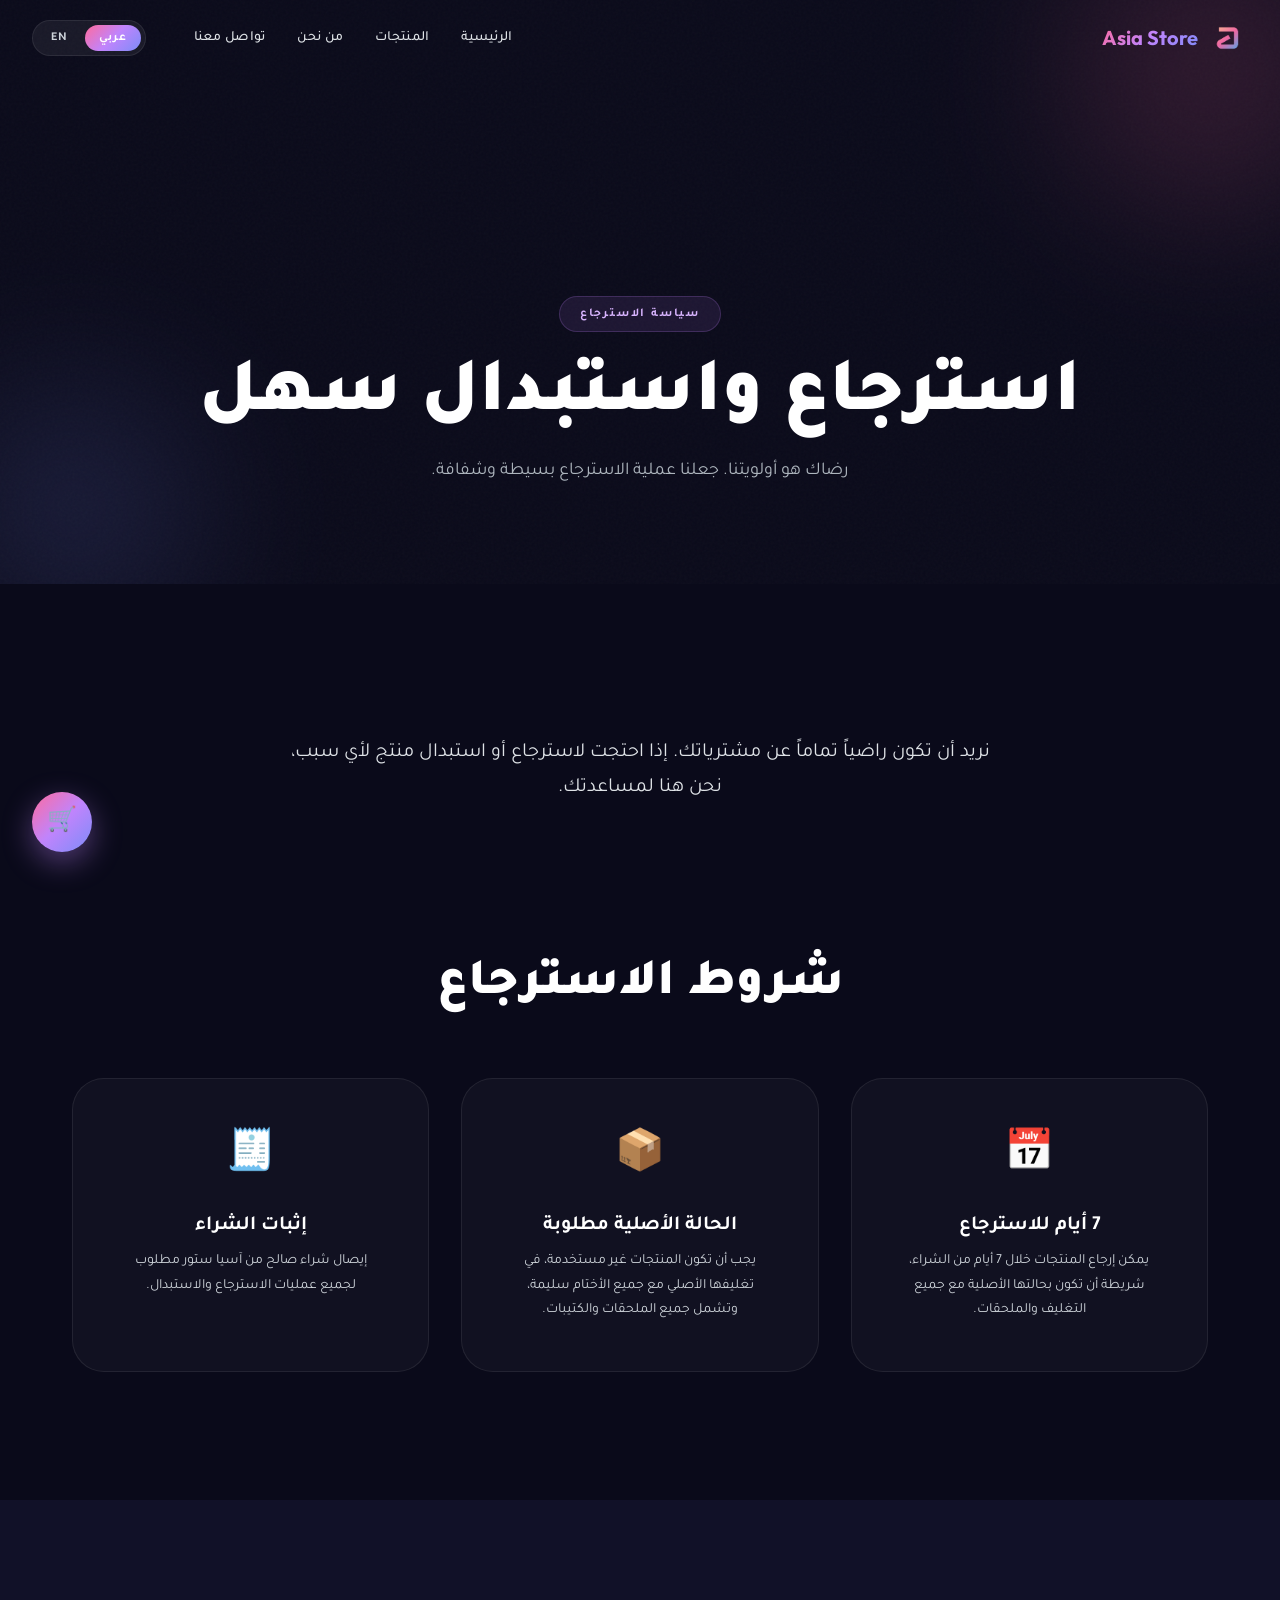
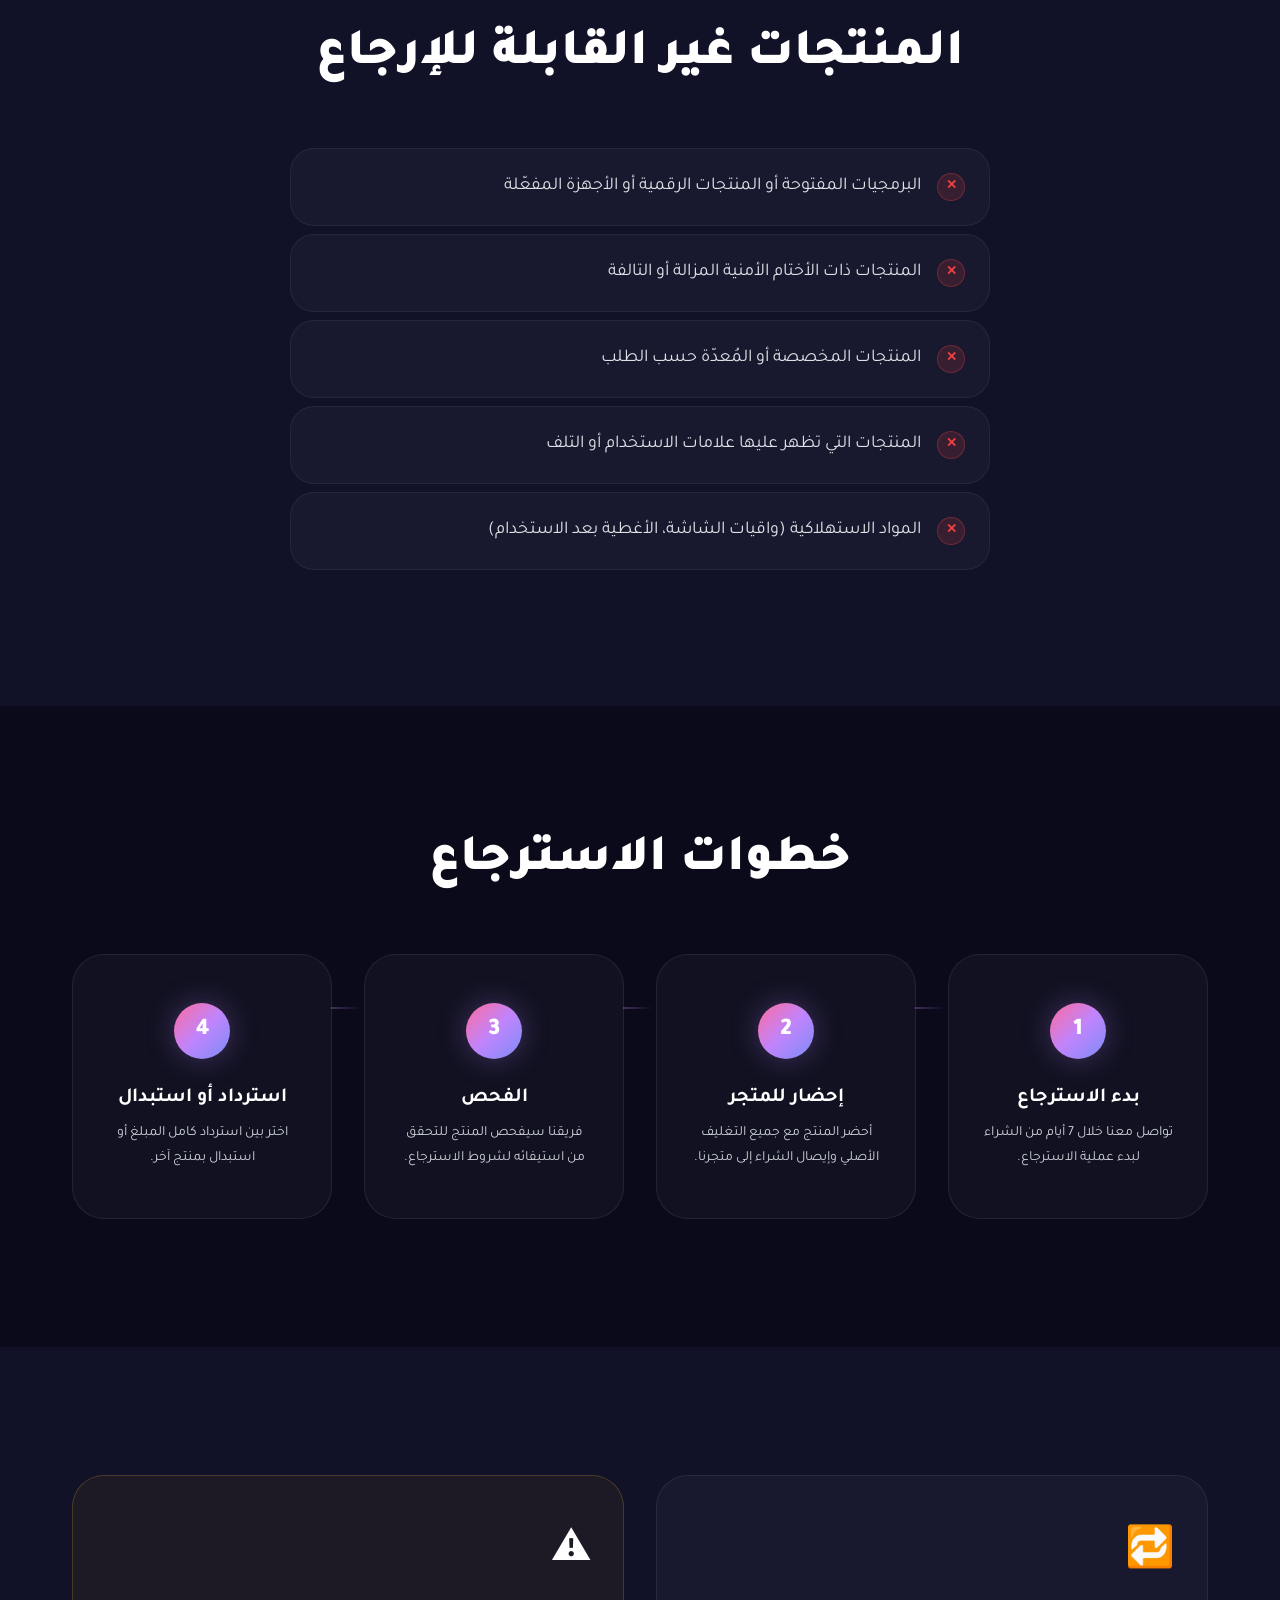
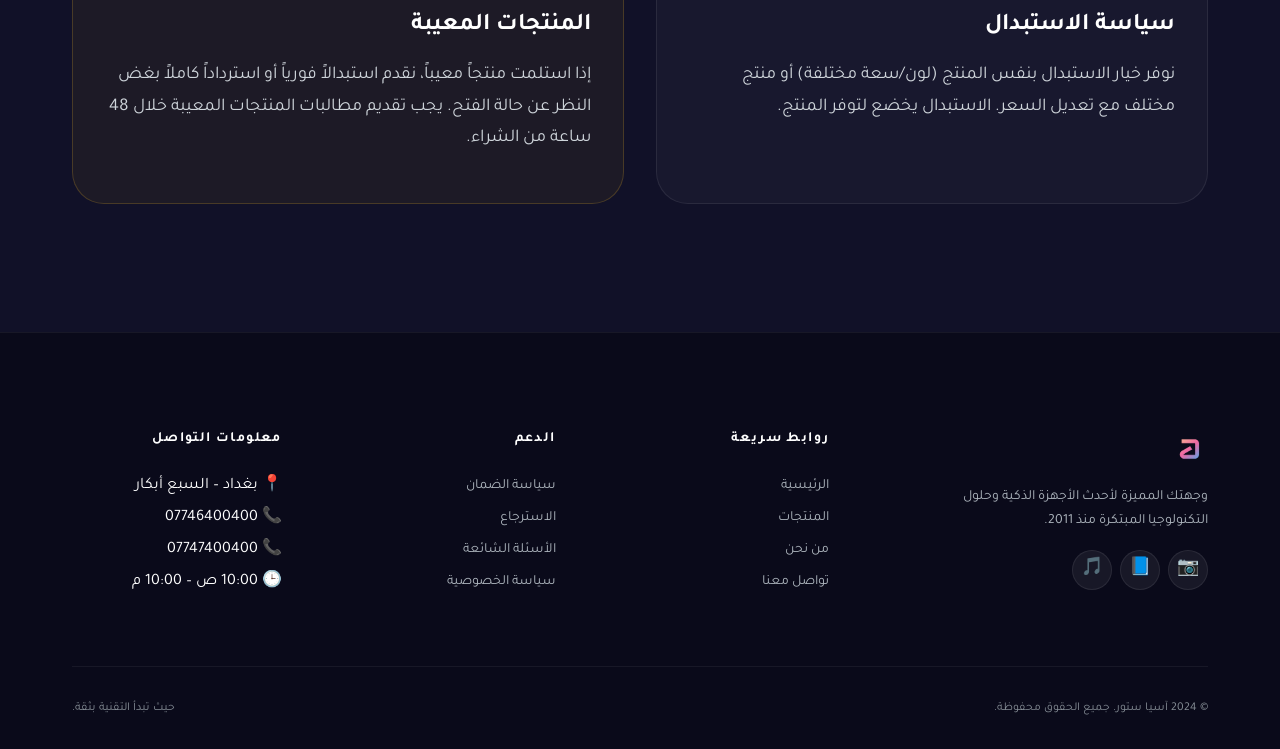
<file: pages/returns.html>
<!DOCTYPE html>
<html lang="ar" dir="rtl">

<head>
    <meta charset="UTF-8">
    <meta name="viewport" content="width=device-width, initial-scale=1.0">
    <meta name="description" content="آسيا ستور - سياسة الاسترجاع والاستبدال. رضاك هو أولويتنا">
    <title>الاسترجاع | آسيا ستور - Asia Store</title>
    <link rel="preconnect" href="https://fonts.googleapis.com">
    <link rel="preconnect" href="https://fonts.gstatic.com" crossorigin>
    <link
        href="https://fonts.googleapis.com/css2?family=Inter:wght@300;400;500;600;700;900&family=Outfit:wght@300;400;500;600;700;900&family=Tajawal:wght@300;400;500;700;800;900&display=swap"
        rel="stylesheet">
    <link rel="stylesheet" href="../css/variables.css">
    <link rel="stylesheet" href="../css/base.css">
    <link rel="stylesheet" href="../css/animations.css">
    <link rel="stylesheet" href="../css/components.css">
    <link rel="stylesheet" href="../css/pages.css">
    <link rel="stylesheet" href="../css/support-pages.css">
</head>

<body>
    <div class="page-transition">
        <div class="panel"></div>
        <div class="panel"></div>
        <div class="panel"></div>
        <div class="panel"></div>
        <div class="panel"></div>
    </div>

    <!-- Header -->
    <header class="header" id="header">
        <div class="container container--wide">
            <a href="../index.html" class="header__logo"><img src="../assets/logo.svg" alt="Asia Store Logo"><span
                    class="header__logo-text">Asia Store</span></a>
            <nav class="header__nav" id="mainNav">
                <ul class="header__nav-list">
                    <li><a href="../index.html" class="header__nav-link" data-i18n="nav_home">الرئيسية</a></li>
                    <li><a href="products.html" class="header__nav-link" data-i18n="nav_products">المنتجات</a></li>
                    <li><a href="about.html" class="header__nav-link" data-i18n="nav_about">من نحن</a></li>
                    <li><a href="contact.html" class="header__nav-link" data-i18n="nav_contact">تواصل معنا</a></li>
                </ul>
                <div class="lang-switcher"><button class="lang-btn active" data-lang="ar">عربي</button><button
                        class="lang-btn" data-lang="en">EN</button></div>
            </nav>
            <button class="menu-toggle" id="menuToggle"
                aria-label="Toggle Menu"><span></span><span></span><span></span></button>
        </div>
    </header>

    <!-- Hero -->
    <section class="support-hero noise-overlay">
        <div class="bg-orb bg-orb--pink" style="width:300px;height:300px;top:-80px;right:-80px;"></div>
        <div class="bg-orb bg-orb--blue" style="width:250px;height:250px;bottom:-50px;left:-50px;"></div>
        <div class="container" style="position:relative;z-index:2;">
            <div class="support-hero__icon hero-text-animate">🔄</div>
            <span class="section-header__label hero-text-animate" data-i18n="returns_hero_label">سياسة الاسترجاع</span>
            <h1 class="section-header__title hero-text-animate" style="font-size:var(--fs-hero);"
                data-i18n="returns_hero_title">استرجاع واستبدال سهل</h1>
            <p class="section-header__subtitle hero-text-animate" data-i18n="returns_hero_subtitle">رضاك هو أولويتنا.
                جعلنا عملية الاسترجاع بسيطة وشفافة.</p>
        </div>
    </section>

    <!-- Intro -->
    <section class="section">
        <div class="container container--narrow">
            <p class="support-intro reveal" data-i18n="returns_intro">نريد أن تكون راضياً تماماً عن مشترياتك. إذا احتجت
                لاسترجاع أو استبدال منتج لأي سبب، نحن هنا لمساعدتك.</p>
        </div>
    </section>

    <!-- Eligibility -->
    <section class="section" style="padding-top:0;">
        <div class="container">
            <h2 class="section-header__title reveal" style="text-align:center;margin-bottom:var(--space-3xl);"
                data-i18n="returns_eligibility_title">شروط الاسترجاع</h2>
            <div class="support-cards-grid">
                <div class="support-info-card reveal delay-1">
                    <div class="support-info-card__icon">📅</div>
                    <h3 class="support-info-card__title" data-i18n="returns_e1_title">7 أيام للاسترجاع</h3>
                    <p class="support-info-card__desc" data-i18n="returns_e1_desc">يمكن إرجاع المنتجات خلال 7 أيام من
                        الشراء، شريطة أن تكون بحالتها الأصلية.</p>
                </div>
                <div class="support-info-card reveal delay-2">
                    <div class="support-info-card__icon">📦</div>
                    <h3 class="support-info-card__title" data-i18n="returns_e2_title">الحالة الأصلية مطلوبة</h3>
                    <p class="support-info-card__desc" data-i18n="returns_e2_desc">يجب أن تكون المنتجات غير مستخدمة، في
                        تغليفها الأصلي مع جميع الأختام سليمة.</p>
                </div>
                <div class="support-info-card reveal delay-3">
                    <div class="support-info-card__icon">🧾</div>
                    <h3 class="support-info-card__title" data-i18n="returns_e3_title">إثبات الشراء</h3>
                    <p class="support-info-card__desc" data-i18n="returns_e3_desc">إيصال شراء صالح من آسيا ستور مطلوب
                        لجميع عمليات الاسترجاع والاستبدال.</p>
                </div>
            </div>
        </div>
    </section>

    <!-- Non-returnable -->
    <section class="section" style="background:var(--surface-dark-elevated);">
        <div class="container container--narrow">
            <h2 class="section-header__title reveal" style="text-align:center;margin-bottom:var(--space-3xl);"
                data-i18n="returns_non_returnable_title">المنتجات غير القابلة للإرجاع</h2>
            <ul class="support-list">
                <li class="support-list__item reveal delay-1"><span class="support-list__icon">✕</span><span
                        data-i18n="returns_nr1">البرمجيات المفتوحة أو المنتجات الرقمية أو الأجهزة المفعّلة</span></li>
                <li class="support-list__item reveal delay-2"><span class="support-list__icon">✕</span><span
                        data-i18n="returns_nr2">المنتجات ذات الأختام الأمنية المزالة أو التالفة</span></li>
                <li class="support-list__item reveal delay-3"><span class="support-list__icon">✕</span><span
                        data-i18n="returns_nr3">المنتجات المخصصة أو المُعدّة حسب الطلب</span></li>
                <li class="support-list__item reveal delay-4"><span class="support-list__icon">✕</span><span
                        data-i18n="returns_nr4">المنتجات التي تظهر عليها علامات الاستخدام أو التلف</span></li>
                <li class="support-list__item reveal delay-5"><span class="support-list__icon">✕</span><span
                        data-i18n="returns_nr5">المواد الاستهلاكية (واقيات الشاشة، الأغطية بعد الاستخدام)</span></li>
            </ul>
        </div>
    </section>

    <!-- Process -->
    <section class="section">
        <div class="container">
            <h2 class="section-header__title reveal" style="text-align:center;margin-bottom:var(--space-3xl);"
                data-i18n="returns_process_title">خطوات الاسترجاع</h2>
            <div class="steps-grid">
                <div class="step-card reveal delay-1">
                    <div class="step-card__number">1</div>
                    <h3 class="step-card__title" data-i18n="returns_step1_title">بدء الاسترجاع</h3>
                    <p class="step-card__desc" data-i18n="returns_step1_desc">تواصل معنا خلال 7 أيام من الشراء.</p>
                </div>
                <div class="step-card reveal delay-2">
                    <div class="step-card__number">2</div>
                    <h3 class="step-card__title" data-i18n="returns_step2_title">إحضار للمتجر</h3>
                    <p class="step-card__desc" data-i18n="returns_step2_desc">أحضر المنتج مع جميع التغليف الأصلي وإيصال
                        الشراء.</p>
                </div>
                <div class="step-card reveal delay-3">
                    <div class="step-card__number">3</div>
                    <h3 class="step-card__title" data-i18n="returns_step3_title">الفحص</h3>
                    <p class="step-card__desc" data-i18n="returns_step3_desc">فريقنا سيفحص المنتج للتحقق من استيفائه
                        لشروط الاسترجاع.</p>
                </div>
                <div class="step-card reveal delay-4">
                    <div class="step-card__number">4</div>
                    <h3 class="step-card__title" data-i18n="returns_step4_title">استرداد أو استبدال</h3>
                    <p class="step-card__desc" data-i18n="returns_step4_desc">اختر بين استرداد كامل المبلغ أو استبدال
                        بمنتج آخر.</p>
                </div>
            </div>
        </div>
    </section>

    <!-- Exchange & Defective -->
    <section class="section" style="background:var(--surface-dark-elevated);">
        <div class="container">
            <div class="support-highlight-grid">
                <div class="support-highlight-card reveal delay-1">
                    <div class="support-highlight-card__icon">🔁</div>
                    <h3 data-i18n="returns_exchange_title">سياسة الاستبدال</h3>
                    <p data-i18n="returns_exchange_desc">نوفر خيار الاستبدال بنفس المنتج (لون/سعة مختلفة) أو منتج مختلف
                        مع تعديل السعر. الاستبدال يخضع لتوفر المنتج.</p>
                </div>
                <div class="support-highlight-card support-highlight-card--alert reveal delay-2">
                    <div class="support-highlight-card__icon">⚠️</div>
                    <h3 data-i18n="returns_defective_title">المنتجات المعيبة</h3>
                    <p data-i18n="returns_defective_desc">إذا استلمت منتجاً معيباً، نقدم استبدالاً فورياً أو استرداداً
                        كاملاً بغض النظر عن حالة الفتح. يجب تقديم المطالبة خلال 48 ساعة من الشراء.</p>
                </div>
            </div>
        </div>
    </section>

    <!-- Footer -->
    <footer class="footer" id="footer">
        <div class="container">
            <div class="footer__grid">
                <div class="footer__brand"><img src="../assets/logo.svg" alt="Asia Store">
                    <p data-i18n="footer_desc">وجهتك المميزة لأحدث الأجهزة الذكية منذ 2011.</p>
                    <div class="footer__social"><a href="https://www.instagram.com/asia.store.iq"
                            target="_blank">📷</a><a href="https://www.facebook.com/share/1KiaEUe9XV"
                            target="_blank">📘</a><a href="https://www.tiktok.com/@asia.store24" target="_blank">🎵</a>
                    </div>
                </div>
                <div>
                    <h4 class="footer__title" data-i18n="footer_quick">روابط سريعة</h4>
                    <ul class="footer__links">
                        <li><a href="../index.html" data-i18n="nav_home">الرئيسية</a></li>
                        <li><a href="products.html" data-i18n="nav_products">المنتجات</a></li>
                        <li><a href="about.html" data-i18n="nav_about">من نحن</a></li>
                        <li><a href="contact.html" data-i18n="nav_contact">تواصل معنا</a></li>
                    </ul>
                </div>
                <div>
                    <h4 class="footer__title" data-i18n="footer_support">الدعم</h4>
                    <ul class="footer__links">
                        <li><a href="warranty.html" data-i18n="footer_warranty">سياسة الضمان</a></li>
                        <li><a href="returns.html" data-i18n="footer_returns">الاسترجاع</a></li>
                        <li><a href="faq.html" data-i18n="footer_faq">الأسئلة الشائعة</a></li>
                        <li><a href="privacy.html" data-i18n="footer_privacy">سياسة الخصوصية</a></li>
                    </ul>
                </div>
                <div>
                    <h4 class="footer__title" data-i18n="footer_contact">معلومات التواصل</h4>
                    <ul class="footer__links">
                        <li>📍 بغداد – السبع أبكار</li>
                        <li>📞 07746400400</li>
                        <li>📞 07747400400</li>
                        <li>🕒 10:00 ص – 10:00 م</li>
                    </ul>
                </div>
            </div>
            <div class="footer__bottom">
                <p data-i18n="footer_rights">© 2024 آسيا ستور. جميع الحقوق محفوظة.</p>
                <p data-i18n="footer_tagline">حيث تبدأ التقنية بثقة.</p>
            </div>
        </div>
    </footer>

    <script src="../js/i18n.js"></script>
    <script src="../js/main.js"></script>
    <script src="../js/cart.js"></script>
    <script src="../js/cart.js"></script>
</body>

</html>
</file>
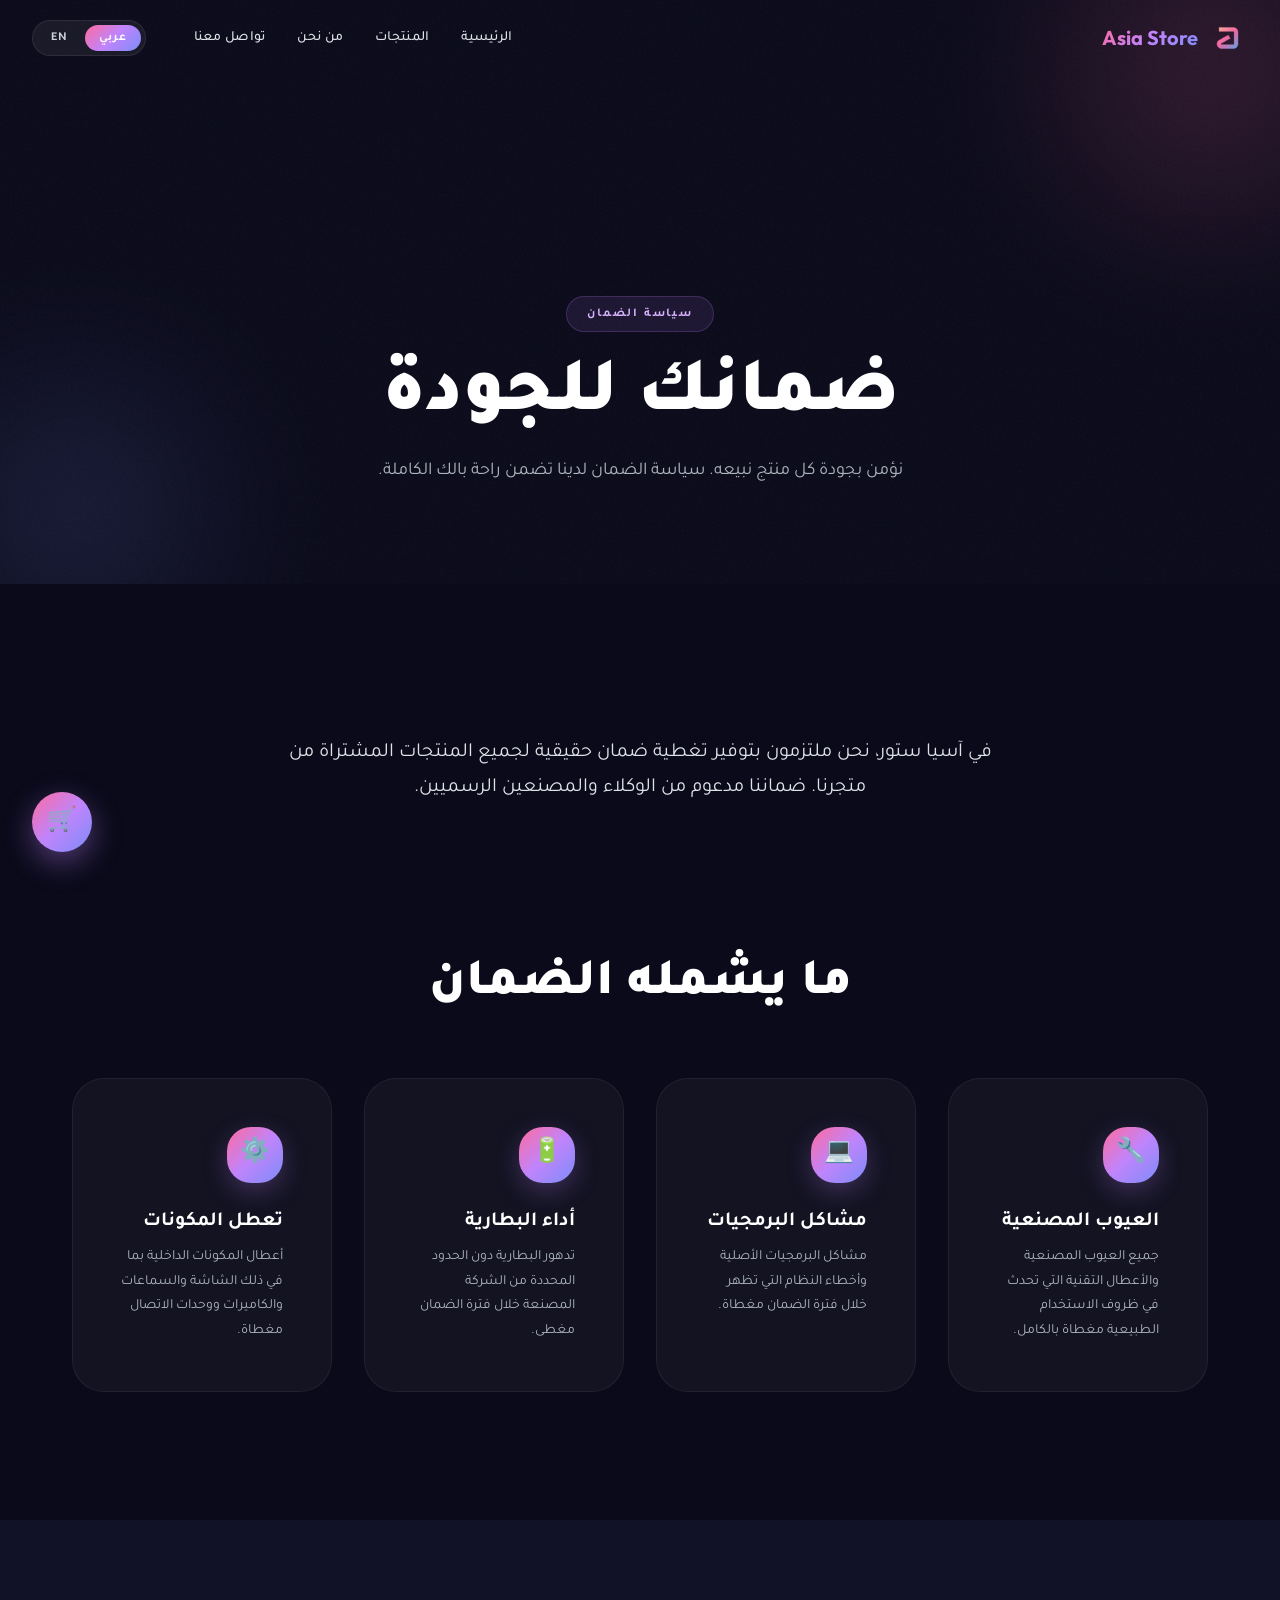
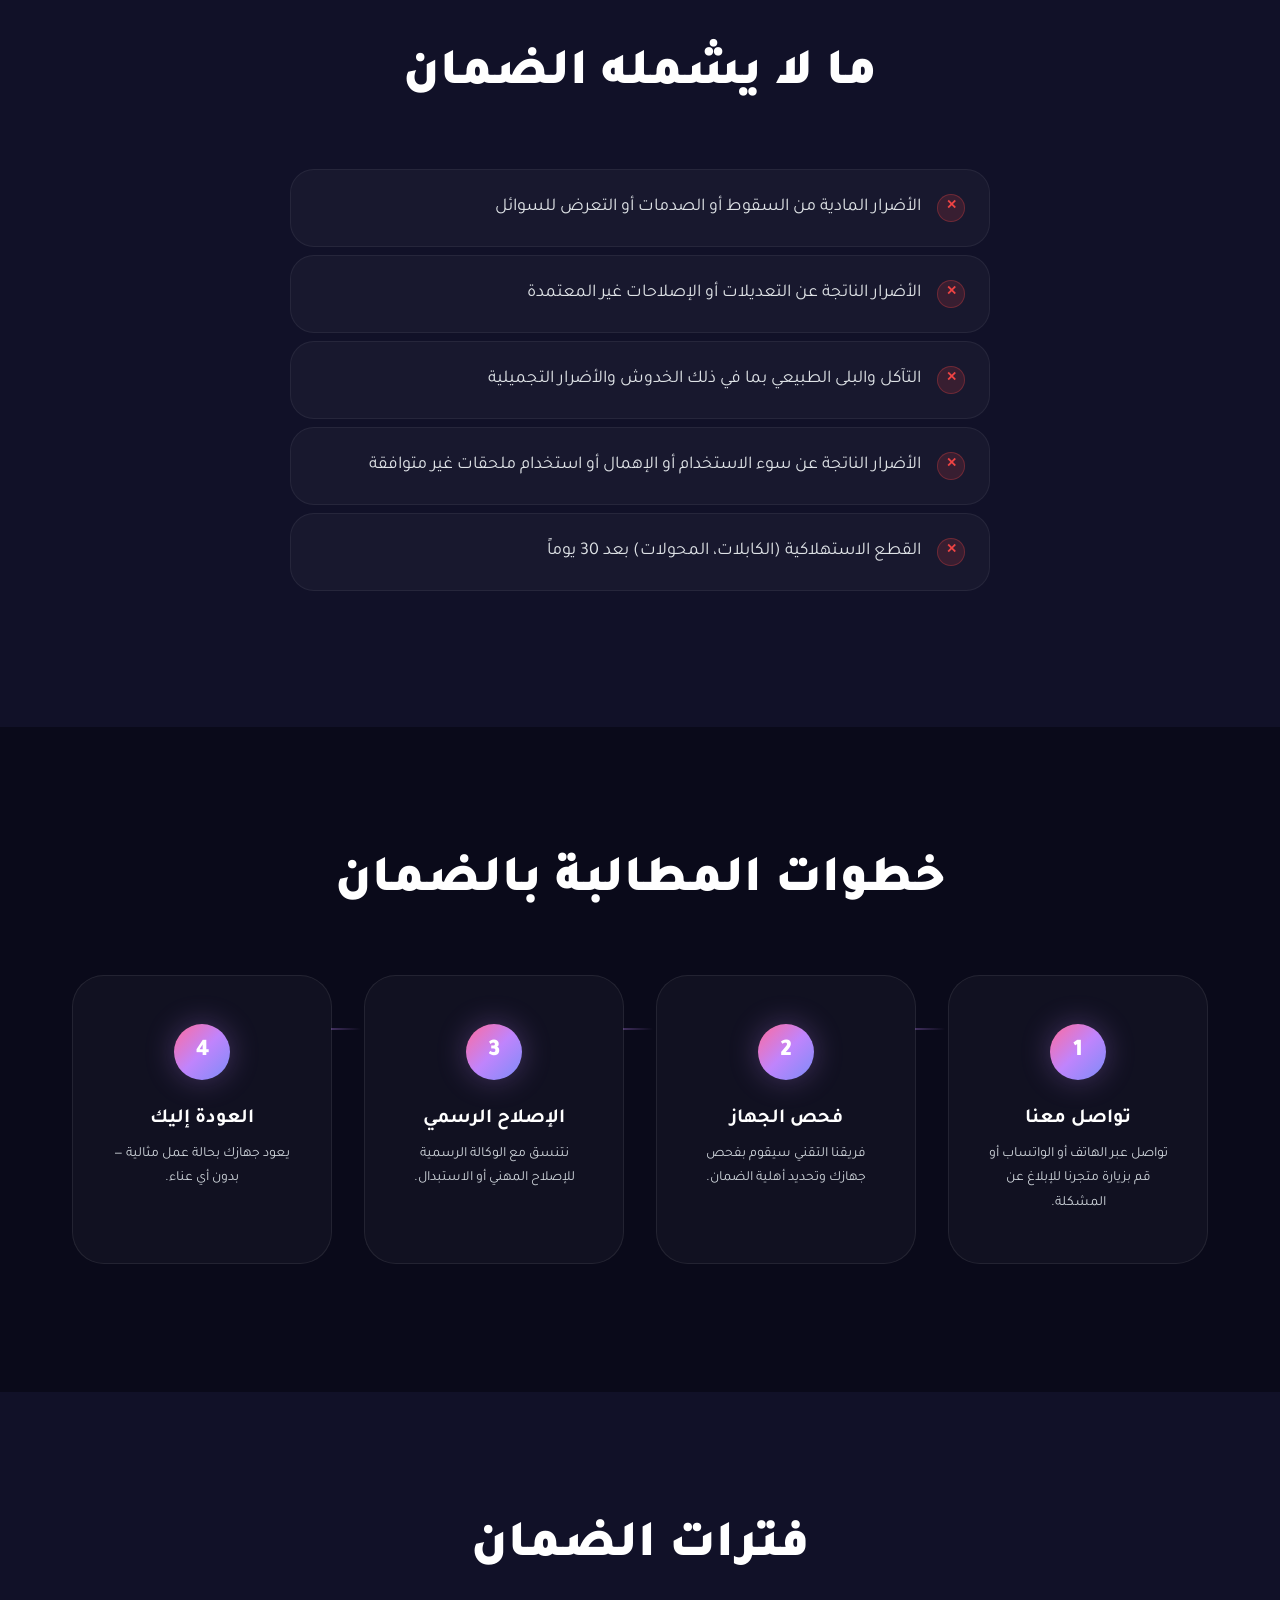
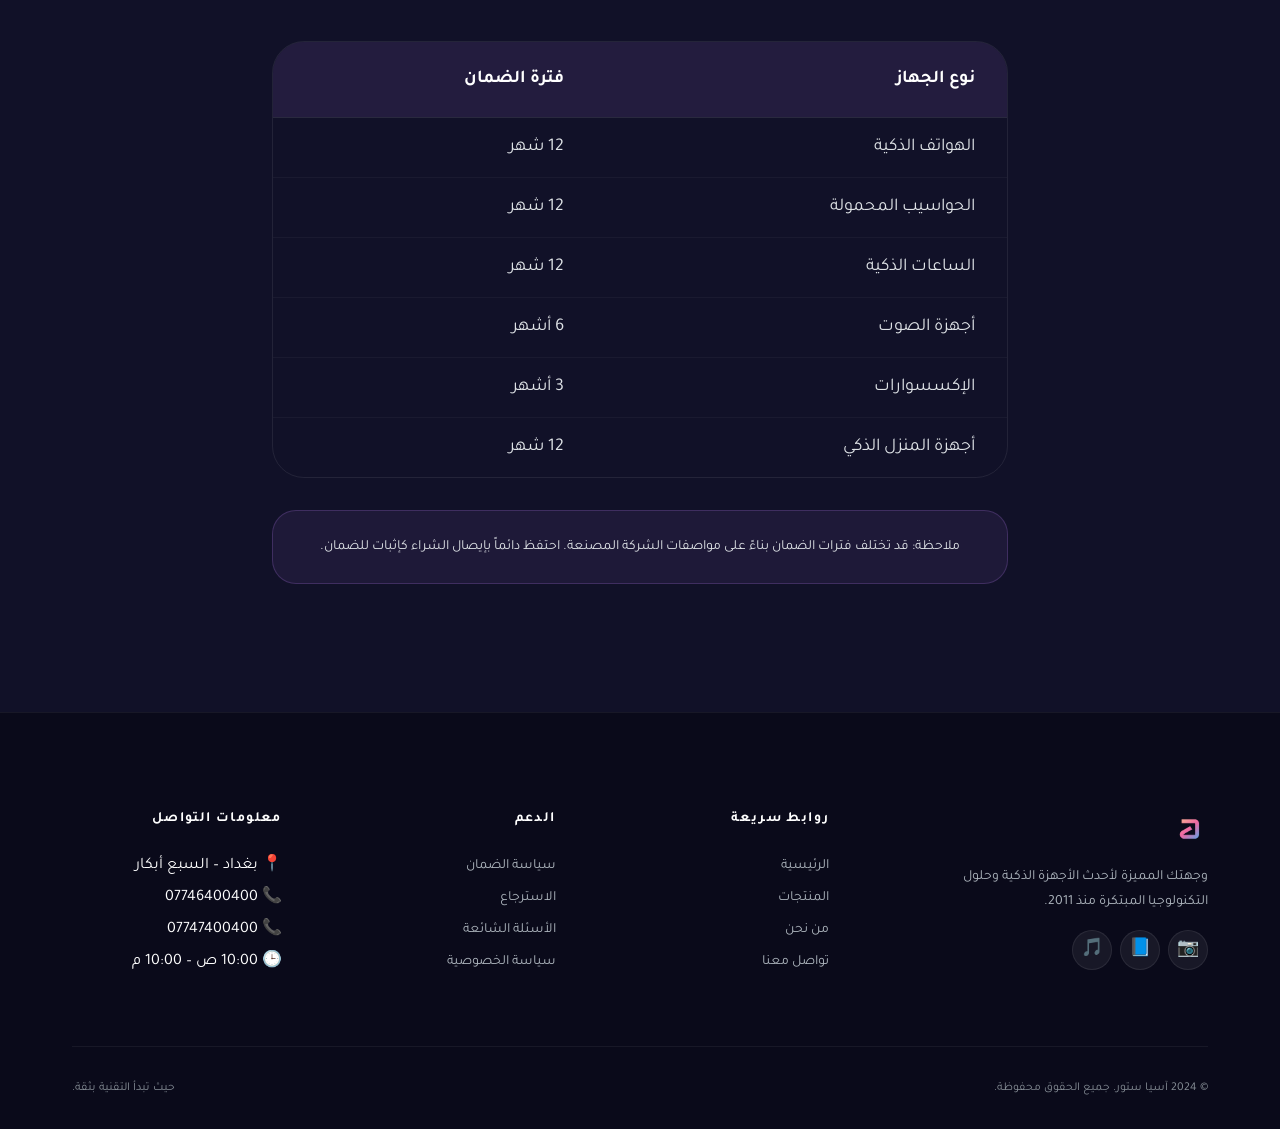
<file: pages/warranty.html>
<!DOCTYPE html>
<html lang="ar" dir="rtl">

<head>
    <meta charset="UTF-8">
    <meta name="viewport" content="width=device-width, initial-scale=1.0">
    <meta name="description" content="آسيا ستور - سياسة الضمان. ضمان حقيقي يشمل العيوب المصنعية والأداء">
    <title>سياسة الضمان | آسيا ستور - Asia Store</title>
    <link rel="preconnect" href="https://fonts.googleapis.com">
    <link rel="preconnect" href="https://fonts.gstatic.com" crossorigin>
    <link
        href="https://fonts.googleapis.com/css2?family=Inter:wght@300;400;500;600;700;900&family=Outfit:wght@300;400;500;600;700;900&family=Tajawal:wght@300;400;500;700;800;900&display=swap"
        rel="stylesheet">
    <link rel="stylesheet" href="../css/variables.css">
    <link rel="stylesheet" href="../css/base.css">
    <link rel="stylesheet" href="../css/animations.css">
    <link rel="stylesheet" href="../css/components.css">
    <link rel="stylesheet" href="../css/pages.css">
    <link rel="stylesheet" href="../css/support-pages.css">
</head>

<body>
    <div class="page-transition">
        <div class="panel"></div>
        <div class="panel"></div>
        <div class="panel"></div>
        <div class="panel"></div>
        <div class="panel"></div>
    </div>

    <!-- Header -->
    <header class="header" id="header">
        <div class="container container--wide">
            <a href="../index.html" class="header__logo"><img src="../assets/logo.svg" alt="Asia Store Logo"><span
                    class="header__logo-text">Asia Store</span></a>
            <nav class="header__nav" id="mainNav">
                <ul class="header__nav-list">
                    <li><a href="../index.html" class="header__nav-link" data-i18n="nav_home">الرئيسية</a></li>
                    <li><a href="products.html" class="header__nav-link" data-i18n="nav_products">المنتجات</a></li>
                    <li><a href="about.html" class="header__nav-link" data-i18n="nav_about">من نحن</a></li>
                    <li><a href="contact.html" class="header__nav-link" data-i18n="nav_contact">تواصل معنا</a></li>
                </ul>
                <div class="lang-switcher"><button class="lang-btn active" data-lang="ar">عربي</button><button
                        class="lang-btn" data-lang="en">EN</button></div>
            </nav>
            <button class="menu-toggle" id="menuToggle"
                aria-label="Toggle Menu"><span></span><span></span><span></span></button>
        </div>
    </header>

    <!-- Hero -->
    <section class="support-hero noise-overlay">
        <div class="bg-orb bg-orb--pink" style="width:300px;height:300px;top:-80px;right:-80px;"></div>
        <div class="bg-orb bg-orb--blue" style="width:250px;height:250px;bottom:-50px;left:-50px;"></div>
        <div class="container" style="position:relative;z-index:2;">
            <div class="support-hero__icon hero-text-animate">🛡️</div>
            <span class="section-header__label hero-text-animate" data-i18n="warranty_hero_label">سياسة الضمان</span>
            <h1 class="section-header__title hero-text-animate" style="font-size:var(--fs-hero);"
                data-i18n="warranty_hero_title">ضمانك للجودة</h1>
            <p class="section-header__subtitle hero-text-animate" data-i18n="warranty_hero_subtitle">نؤمن بجودة كل منتج
                نبيعه. سياسة الضمان لدينا تضمن راحة بالك الكاملة.</p>
        </div>
    </section>

    <!-- Intro -->
    <section class="section">
        <div class="container container--narrow">
            <p class="support-intro reveal" data-i18n="warranty_intro">في آسيا ستور، نحن ملتزمون بتوفير تغطية ضمان
                حقيقية لجميع المنتجات المشتراة من متجرنا.</p>
        </div>
    </section>

    <!-- What's Covered -->
    <section class="section" style="padding-top:0;">
        <div class="container">
            <h2 class="section-header__title reveal" style="text-align:center;margin-bottom:var(--space-3xl);"
                data-i18n="warranty_coverage_title">ما يشمله الضمان</h2>
            <div class="features-grid">
                <div class="feature-card reveal delay-1 tilt-3d">
                    <div class="feature-card__icon">🔧</div>
                    <h3 class="feature-card__title" data-i18n="warranty_c1_title">العيوب المصنعية</h3>
                    <p class="feature-card__desc" data-i18n="warranty_c1_desc">جميع العيوب المصنعية والأعطال التقنية
                        التي تحدث في ظروف الاستخدام الطبيعية مغطاة بالكامل.</p>
                </div>
                <div class="feature-card reveal delay-2 tilt-3d">
                    <div class="feature-card__icon">💻</div>
                    <h3 class="feature-card__title" data-i18n="warranty_c2_title">مشاكل البرمجيات</h3>
                    <p class="feature-card__desc" data-i18n="warranty_c2_desc">مشاكل البرمجيات الأصلية وأخطاء النظام
                        التي تظهر خلال فترة الضمان مغطاة.</p>
                </div>
                <div class="feature-card reveal delay-3 tilt-3d">
                    <div class="feature-card__icon">🔋</div>
                    <h3 class="feature-card__title" data-i18n="warranty_c3_title">أداء البطارية</h3>
                    <p class="feature-card__desc" data-i18n="warranty_c3_desc">تدهور البطارية دون الحدود المحددة من
                        الشركة المصنعة خلال فترة الضمان مغطى.</p>
                </div>
                <div class="feature-card reveal delay-4 tilt-3d">
                    <div class="feature-card__icon">⚙️</div>
                    <h3 class="feature-card__title" data-i18n="warranty_c4_title">تعطل المكونات</h3>
                    <p class="feature-card__desc" data-i18n="warranty_c4_desc">أعطال المكونات الداخلية بما في ذلك الشاشة
                        والسماعات والكاميرات مغطاة.</p>
                </div>
            </div>
        </div>
    </section>

    <!-- Not Covered -->
    <section class="section" style="background:var(--surface-dark-elevated);">
        <div class="container container--narrow">
            <h2 class="section-header__title reveal" style="text-align:center;margin-bottom:var(--space-3xl);"
                data-i18n="warranty_not_covered_title">ما لا يشمله الضمان</h2>
            <ul class="support-list">
                <li class="support-list__item reveal delay-1"><span class="support-list__icon">✕</span><span
                        data-i18n="warranty_nc1">الأضرار المادية من السقوط أو الصدمات أو التعرض للسوائل</span></li>
                <li class="support-list__item reveal delay-2"><span class="support-list__icon">✕</span><span
                        data-i18n="warranty_nc2">الأضرار الناتجة عن التعديلات أو الإصلاحات غير المعتمدة</span></li>
                <li class="support-list__item reveal delay-3"><span class="support-list__icon">✕</span><span
                        data-i18n="warranty_nc3">التآكل والبلى الطبيعي بما في ذلك الخدوش</span></li>
                <li class="support-list__item reveal delay-4"><span class="support-list__icon">✕</span><span
                        data-i18n="warranty_nc4">الأضرار الناتجة عن سوء الاستخدام أو الإهمال</span></li>
                <li class="support-list__item reveal delay-5"><span class="support-list__icon">✕</span><span
                        data-i18n="warranty_nc5">القطع الاستهلاكية (الكابلات، المحولات) بعد 30 يوماً</span></li>
            </ul>
        </div>
    </section>

    <!-- Process Steps -->
    <section class="section">
        <div class="container">
            <h2 class="section-header__title reveal" style="text-align:center;margin-bottom:var(--space-3xl);"
                data-i18n="warranty_process_title">خطوات المطالبة بالضمان</h2>
            <div class="steps-grid">
                <div class="step-card reveal delay-1">
                    <div class="step-card__number">1</div>
                    <h3 class="step-card__title" data-i18n="warranty_step1_title">تواصل معنا</h3>
                    <p class="step-card__desc" data-i18n="warranty_step1_desc">تواصل عبر الهاتف أو الواتساب أو قم بزيارة
                        متجرنا.</p>
                </div>
                <div class="step-card reveal delay-2">
                    <div class="step-card__number">2</div>
                    <h3 class="step-card__title" data-i18n="warranty_step2_title">فحص الجهاز</h3>
                    <p class="step-card__desc" data-i18n="warranty_step2_desc">فريقنا التقني سيقوم بفحص جهازك وتحديد
                        أهلية الضمان.</p>
                </div>
                <div class="step-card reveal delay-3">
                    <div class="step-card__number">3</div>
                    <h3 class="step-card__title" data-i18n="warranty_step3_title">الإصلاح الرسمي</h3>
                    <p class="step-card__desc" data-i18n="warranty_step3_desc">نتنسق مع الوكالة الرسمية للإصلاح المهني
                        أو الاستبدال.</p>
                </div>
                <div class="step-card reveal delay-4">
                    <div class="step-card__number">4</div>
                    <h3 class="step-card__title" data-i18n="warranty_step4_title">العودة إليك</h3>
                    <p class="step-card__desc" data-i18n="warranty_step4_desc">يعود جهازك بحالة عمل مثالية — بدون أي
                        عناء.</p>
                </div>
            </div>
        </div>
    </section>

    <!-- Warranty Periods Table -->
    <section class="section" style="background:var(--surface-dark-elevated);">
        <div class="container container--narrow">
            <h2 class="section-header__title reveal" style="text-align:center;margin-bottom:var(--space-3xl);"
                data-i18n="warranty_periods_title">فترات الضمان</h2>
            <div class="support-table-wrap reveal">
                <table class="support-table">
                    <thead>
                        <tr>
                            <th data-i18n="warranty_device">نوع الجهاز</th>
                            <th data-i18n="warranty_period">فترة الضمان</th>
                        </tr>
                    </thead>
                    <tbody>
                        <tr>
                            <td data-i18n="warranty_smartphones">الهواتف الذكية</td>
                            <td data-i18n="warranty_smartphones_period">12 شهر</td>
                        </tr>
                        <tr>
                            <td data-i18n="warranty_laptops">الحواسيب المحمولة</td>
                            <td data-i18n="warranty_laptops_period">12 شهر</td>
                        </tr>
                        <tr>
                            <td data-i18n="warranty_watches">الساعات الذكية</td>
                            <td data-i18n="warranty_watches_period">12 شهر</td>
                        </tr>
                        <tr>
                            <td data-i18n="warranty_audio">أجهزة الصوت</td>
                            <td data-i18n="warranty_audio_period">6 أشهر</td>
                        </tr>
                        <tr>
                            <td data-i18n="warranty_accessories">الإكسسوارات</td>
                            <td data-i18n="warranty_accessories_period">3 أشهر</td>
                        </tr>
                        <tr>
                            <td data-i18n="warranty_smarthome">أجهزة المنزل الذكي</td>
                            <td data-i18n="warranty_smarthome_period">12 شهر</td>
                        </tr>
                    </tbody>
                </table>
            </div>
            <p class="support-note reveal" data-i18n="warranty_note">ملاحظة: قد تختلف فترات الضمان بناءً على مواصفات
                الشركة المصنعة. احتفظ دائماً بإيصال الشراء كإثبات للضمان.</p>
        </div>
    </section>

    <!-- Footer -->
    <footer class="footer" id="footer">
        <div class="container">
            <div class="footer__grid">
                <div class="footer__brand"><img src="../assets/logo.svg" alt="Asia Store">
                    <p data-i18n="footer_desc">وجهتك المميزة لأحدث الأجهزة الذكية منذ 2011.</p>
                    <div class="footer__social"><a href="https://www.instagram.com/asia.store.iq"
                            target="_blank">📷</a><a href="https://www.facebook.com/share/1KiaEUe9XV"
                            target="_blank">📘</a><a href="https://www.tiktok.com/@asia.store24" target="_blank">🎵</a>
                    </div>
                </div>
                <div>
                    <h4 class="footer__title" data-i18n="footer_quick">روابط سريعة</h4>
                    <ul class="footer__links">
                        <li><a href="../index.html" data-i18n="nav_home">الرئيسية</a></li>
                        <li><a href="products.html" data-i18n="nav_products">المنتجات</a></li>
                        <li><a href="about.html" data-i18n="nav_about">من نحن</a></li>
                        <li><a href="contact.html" data-i18n="nav_contact">تواصل معنا</a></li>
                    </ul>
                </div>
                <div>
                    <h4 class="footer__title" data-i18n="footer_support">الدعم</h4>
                    <ul class="footer__links">
                        <li><a href="warranty.html" data-i18n="footer_warranty">سياسة الضمان</a></li>
                        <li><a href="returns.html" data-i18n="footer_returns">الاسترجاع</a></li>
                        <li><a href="faq.html" data-i18n="footer_faq">الأسئلة الشائعة</a></li>
                        <li><a href="privacy.html" data-i18n="footer_privacy">سياسة الخصوصية</a></li>
                    </ul>
                </div>
                <div>
                    <h4 class="footer__title" data-i18n="footer_contact">معلومات التواصل</h4>
                    <ul class="footer__links">
                        <li>📍 بغداد – السبع أبكار</li>
                        <li>📞 07746400400</li>
                        <li>📞 07747400400</li>
                        <li>🕒 10:00 ص – 10:00 م</li>
                    </ul>
                </div>
            </div>
            <div class="footer__bottom">
                <p data-i18n="footer_rights">© 2024 آسيا ستور. جميع الحقوق محفوظة.</p>
                <p data-i18n="footer_tagline">حيث تبدأ التقنية بثقة.</p>
            </div>
        </div>
    </footer>

    <script src="../js/i18n.js"></script>
    <script src="../js/main.js"></script>
    <script src="../js/cart.js"></script>
    <script src="../js/cart.js"></script>
</body>

</html>
</file>
<file: css/variables.css>
/* ========================================
   ASIA STORE - Design Tokens & Variables
   Colors extracted from logo: Pink → Purple → Blue gradient
   ======================================== */

:root {
  /* Primary Brand Colors */
  --color-pink: #FF6B9D;
  --color-pink-light: #FF8FB8;
  --color-magenta: #E84393;
  --color-purple: #C084FC;
  --color-purple-light: #D8B4FE;
  --color-blue: #7C8CF8;
  --color-blue-light: #93A0FA;
  --color-navy: #0D1B4A;
  --color-navy-light: #1B2D6B;
  
  /* Gradients */
  --gradient-primary: linear-gradient(135deg, #FF6B9D 0%, #C084FC 50%, #7C8CF8 100%);
  --gradient-primary-reverse: linear-gradient(135deg, #7C8CF8 0%, #C084FC 50%, #FF6B9D 100%);
  --gradient-hero: linear-gradient(180deg, #0D1B4A 0%, #1a1a2e 50%, #16213e 100%);
  --gradient-card: linear-gradient(145deg, rgba(255,107,157,0.1) 0%, rgba(192,132,252,0.1) 50%, rgba(124,140,248,0.05) 100%);
  --gradient-glass: linear-gradient(135deg, rgba(255,255,255,0.1), rgba(255,255,255,0.05));
  --gradient-dark: linear-gradient(180deg, #0a0a1a 0%, #0D1B4A 100%);
  --gradient-text: linear-gradient(135deg, #FF6B9D, #C084FC, #7C8CF8);
  
  /* Neutral Colors */
  --color-white: #FFFFFF;
  --color-offwhite: #F8F9FA;
  --color-gray-100: #F1F3F5;
  --color-gray-200: #E9ECEF;
  --color-gray-300: #DEE2E6;
  --color-gray-400: #CED4DA;
  --color-gray-500: #ADB5BD;
  --color-gray-600: #868E96;
  --color-gray-700: #495057;
  --color-gray-800: #343A40;
  --color-gray-900: #212529;
  --color-black: #0a0a0a;
  
  /* Surfaces */
  --surface-dark: #0a0a1a;
  --surface-dark-elevated: #111128;
  --surface-dark-card: rgba(255,255,255,0.04);
  --surface-light: #FFFFFF;
  --surface-light-elevated: #F8F9FA;
  
  /* Typography */
  --font-primary: 'Inter', -apple-system, BlinkMacSystemFont, sans-serif;
  --font-arabic: 'Tajawal', 'Inter', sans-serif;
  --font-display: 'Outfit', 'Inter', sans-serif;
  
  --fs-xs: 0.75rem;
  --fs-sm: 0.875rem;
  --fs-base: 1rem;
  --fs-md: 1.125rem;
  --fs-lg: 1.25rem;
  --fs-xl: 1.5rem;
  --fs-2xl: 2rem;
  --fs-3xl: 2.5rem;
  --fs-4xl: 3rem;
  --fs-5xl: 3.5rem;
  --fs-6xl: 4.5rem;
  --fs-hero: clamp(2.5rem, 6vw, 5.5rem);
  
  --fw-light: 300;
  --fw-regular: 400;
  --fw-medium: 500;
  --fw-semibold: 600;
  --fw-bold: 700;
  --fw-black: 900;
  
  --lh-tight: 1.1;
  --lh-snug: 1.25;
  --lh-normal: 1.5;
  --lh-relaxed: 1.75;
  
  /* Spacing */
  --space-xs: 0.25rem;
  --space-sm: 0.5rem;
  --space-md: 1rem;
  --space-lg: 1.5rem;
  --space-xl: 2rem;
  --space-2xl: 3rem;
  --space-3xl: 4rem;
  --space-4xl: 6rem;
  --space-5xl: 8rem;
  --space-section: clamp(4rem, 10vw, 8rem);
  
  /* Border Radius */
  --radius-sm: 0.5rem;
  --radius-md: 1rem;
  --radius-lg: 1.5rem;
  --radius-xl: 2rem;
  --radius-2xl: 2.5rem;
  --radius-full: 9999px;
  
  /* Shadows */
  --shadow-sm: 0 2px 8px rgba(0,0,0,0.08);
  --shadow-md: 0 4px 20px rgba(0,0,0,0.12);
  --shadow-lg: 0 8px 40px rgba(0,0,0,0.16);
  --shadow-xl: 0 16px 60px rgba(0,0,0,0.2);
  --shadow-glow-pink: 0 0 40px rgba(255,107,157,0.3);
  --shadow-glow-purple: 0 0 40px rgba(192,132,252,0.3);
  --shadow-glow-blue: 0 0 40px rgba(124,140,248,0.3);
  --shadow-card-hover: 0 20px 60px rgba(0,0,0,0.25), 0 0 40px rgba(192,132,252,0.15);
  
  /* Transitions */
  --transition-fast: 0.2s cubic-bezier(0.4, 0, 0.2, 1);
  --transition-base: 0.3s cubic-bezier(0.4, 0, 0.2, 1);
  --transition-slow: 0.5s cubic-bezier(0.4, 0, 0.2, 1);
  --transition-spring: 0.6s cubic-bezier(0.34, 1.56, 0.64, 1);
  
  /* Z-Index */
  --z-base: 1;
  --z-dropdown: 100;
  --z-sticky: 200;
  --z-header: 300;
  --z-overlay: 400;
  --z-modal: 500;
  --z-toast: 600;
  
  /* Container */
  --container-max: 1200px;
  --container-wide: 1400px;
  --container-narrow: 800px;
  --container-padding: clamp(1rem, 4vw, 2rem);
}

/* RTL Direction for Arabic */
[dir="rtl"] {
  --font-primary: var(--font-arabic);
}
</file>
<file: css/base.css>
/* ========================================
   ASIA STORE - Base & Reset Styles
   ======================================== */

@import url('https://fonts.googleapis.com/css2?family=Inter:wght@300;400;500;600;700;900&family=Outfit:wght@300;400;500;600;700;900&family=Tajawal:wght@300;400;500;700;800;900&display=swap');

*,
*::before,
*::after {
    margin: 0;
    padding: 0;
    box-sizing: border-box;
}

html {
    scroll-behavior: smooth;
    font-size: 16px;
    -webkit-font-smoothing: antialiased;
    -moz-osx-font-smoothing: grayscale;
}

body {
    font-family: var(--font-primary);
    font-weight: var(--fw-regular);
    line-height: var(--lh-normal);
    color: var(--color-white);
    background: var(--surface-dark);
    overflow-x: hidden;
    min-height: 100vh;
}

[dir="rtl"] body {
    font-family: var(--font-arabic);
}

img {
    max-width: 100%;
    height: auto;
    display: block;
}

a {
    text-decoration: none;
    color: inherit;
    transition: var(--transition-base);
}

ul,
ol {
    list-style: none;
}

button {
    border: none;
    background: none;
    cursor: pointer;
    font-family: inherit;
    font-size: inherit;
    color: inherit;
}

input,
textarea,
select {
    font-family: inherit;
    font-size: inherit;
    color: inherit;
    outline: none;
    border: none;
    background: none;
}

/* Container */
.container {
    width: 100%;
    max-width: var(--container-max);
    margin: 0 auto;
    padding: 0 var(--container-padding);
}

.container--wide {
    max-width: var(--container-wide);
}

.container--narrow {
    max-width: var(--container-narrow);
}

/* Section */
.section {
    padding: var(--space-section) 0;
    position: relative;
}

/* Gradient Text */
.gradient-text {
    background: var(--gradient-primary);
    -webkit-background-clip: text;
    -webkit-text-fill-color: transparent;
    background-clip: text;
}

/* Glass Effect */
.glass {
    background: rgba(255, 255, 255, 0.05);
    backdrop-filter: blur(20px);
    -webkit-backdrop-filter: blur(20px);
    border: 1px solid rgba(255, 255, 255, 0.1);
}

/* Glow Effect */
.glow-pink {
    box-shadow: var(--shadow-glow-pink);
}

.glow-purple {
    box-shadow: var(--shadow-glow-purple);
}

.glow-blue {
    box-shadow: var(--shadow-glow-blue);
}

/* Selection */
::selection {
    background: rgba(192, 132, 252, 0.3);
    color: var(--color-white);
}

/* Scrollbar */
::-webkit-scrollbar {
    width: 8px;
}

::-webkit-scrollbar-track {
    background: var(--surface-dark);
}

::-webkit-scrollbar-thumb {
    background: var(--gradient-primary);
    border-radius: var(--radius-full);
}

/* Page Transition Overlay */
.page-transition {
    position: fixed;
    top: 0;
    left: 0;
    width: 100%;
    height: 100%;
    z-index: 9999;
    pointer-events: none;
    display: flex;
}

.page-transition .panel {
    flex: 1;
    background: var(--gradient-primary);
    transform: scaleY(0);
    transform-origin: bottom;
}

.page-transition.active .panel {
    animation: panelUp 0.5s ease forwards;
}

.page-transition.active .panel:nth-child(2) {
    animation-delay: 0.05s;
}

.page-transition.active .panel:nth-child(3) {
    animation-delay: 0.1s;
}

.page-transition.active .panel:nth-child(4) {
    animation-delay: 0.15s;
}

.page-transition.active .panel:nth-child(5) {
    animation-delay: 0.2s;
}

@keyframes panelUp {
    0% {
        transform: scaleY(0);
        transform-origin: bottom;
    }

    50% {
        transform: scaleY(1);
        transform-origin: bottom;
    }

    51% {
        transform: scaleY(1);
        transform-origin: top;
    }

    100% {
        transform: scaleY(0);
        transform-origin: top;
    }
}

/* Visually Hidden */
.sr-only {
    position: absolute;
    width: 1px;
    height: 1px;
    padding: 0;
    margin: -1px;
    overflow: hidden;
    clip: rect(0, 0, 0, 0);
    border: 0;
}
</file>
<file: css/animations.css>
/* ========================================
   ASIA STORE - Animations & 3D Effects
   ======================================== */

/* ---- SCROLL REVEAL ANIMATIONS ---- */
.reveal {
    opacity: 0;
    transform: translateY(60px);
    transition: opacity 0.8s cubic-bezier(0.16, 1, 0.3, 1),
        transform 0.8s cubic-bezier(0.16, 1, 0.3, 1);
}

.reveal.visible {
    opacity: 1;
    transform: translateY(0);
}

.reveal-left {
    opacity: 0;
    transform: translateX(-80px);
    transition: opacity 0.8s cubic-bezier(0.16, 1, 0.3, 1),
        transform 0.8s cubic-bezier(0.16, 1, 0.3, 1);
}

.reveal-left.visible {
    opacity: 1;
    transform: translateX(0);
}

.reveal-right {
    opacity: 0;
    transform: translateX(80px);
    transition: opacity 0.8s cubic-bezier(0.16, 1, 0.3, 1),
        transform 0.8s cubic-bezier(0.16, 1, 0.3, 1);
}

.reveal-right.visible {
    opacity: 1;
    transform: translateX(0);
}

.reveal-scale {
    opacity: 0;
    transform: scale(0.85);
    transition: opacity 0.8s cubic-bezier(0.16, 1, 0.3, 1),
        transform 0.8s cubic-bezier(0.16, 1, 0.3, 1);
}

.reveal-scale.visible {
    opacity: 1;
    transform: scale(1);
}

/* Staggered Delays */
.delay-1 {
    transition-delay: 0.1s !important;
}

.delay-2 {
    transition-delay: 0.2s !important;
}

.delay-3 {
    transition-delay: 0.3s !important;
}

.delay-4 {
    transition-delay: 0.4s !important;
}

.delay-5 {
    transition-delay: 0.5s !important;
}

.delay-6 {
    transition-delay: 0.6s !important;
}

/* ---- FLOATING ANIMATION ---- */
@keyframes float {

    0%,
    100% {
        transform: translateY(0) rotate(0deg);
    }

    33% {
        transform: translateY(-15px) rotate(1deg);
    }

    66% {
        transform: translateY(-8px) rotate(-1deg);
    }
}

.float {
    animation: float 6s ease-in-out infinite;
}

.float-slow {
    animation: float 8s ease-in-out infinite;
}

.float-fast {
    animation: float 4s ease-in-out infinite;
}

/* ---- PULSE GLOW ---- */
@keyframes pulseGlow {

    0%,
    100% {
        box-shadow: 0 0 20px rgba(192, 132, 252, 0.2);
    }

    50% {
        box-shadow: 0 0 40px rgba(192, 132, 252, 0.4), 0 0 80px rgba(255, 107, 157, 0.2);
    }
}

.pulse-glow {
    animation: pulseGlow 3s ease-in-out infinite;
}

/* ---- GRADIENT SHIFT ---- */
@keyframes gradientShift {
    0% {
        background-position: 0% 50%;
    }

    50% {
        background-position: 100% 50%;
    }

    100% {
        background-position: 0% 50%;
    }
}

.gradient-shift {
    background-size: 200% 200%;
    animation: gradientShift 4s ease infinite;
}

/* ---- PARTICLE FLOAT ---- */
@keyframes particleFloat {
    0% {
        transform: translate(0, 0) rotate(0deg);
        opacity: 0;
    }

    20% {
        opacity: 1;
    }

    80% {
        opacity: 1;
    }

    100% {
        transform: translate(var(--x, 100px), var(--y, -200px)) rotate(360deg);
        opacity: 0;
    }
}

.particle {
    position: absolute;
    width: var(--size, 6px);
    height: var(--size, 6px);
    background: var(--gradient-primary);
    border-radius: var(--radius-full);
    animation: particleFloat var(--duration, 8s) var(--delay, 0s) infinite linear;
    pointer-events: none;
}

/* ---- ROTATE 3D ---- */
@keyframes rotate3D {
    0% {
        transform: perspective(1000px) rotateY(0deg);
    }

    100% {
        transform: perspective(1000px) rotateY(360deg);
    }
}

.rotate-3d {
    animation: rotate3D 20s linear infinite;
}

/* ---- SHIMMER EFFECT ---- */
@keyframes shimmer {
    0% {
        transform: translateX(-100%);
    }

    100% {
        transform: translateX(100%);
    }
}

.shimmer {
    position: relative;
    overflow: hidden;
}

.shimmer::after {
    content: '';
    position: absolute;
    top: 0;
    left: 0;
    width: 100%;
    height: 100%;
    background: linear-gradient(90deg, transparent, rgba(255, 255, 255, 0.1), transparent);
    animation: shimmer 3s infinite;
}

/* ---- TILT 3D on Hover ---- */
.tilt-3d {
    transform-style: preserve-3d;
    transition: var(--transition-slow);
}

.tilt-3d:hover {
    transform: perspective(1000px) rotateX(5deg) rotateY(-5deg) scale(1.02);
}

/* ---- HERO TEXT ANIMATION ---- */
@keyframes heroTextReveal {
    0% {
        opacity: 0;
        transform: translateY(40px);
        filter: blur(10px);
    }

    100% {
        opacity: 1;
        transform: translateY(0);
        filter: blur(0);
    }
}

.hero-text-animate {
    animation: heroTextReveal 1s cubic-bezier(0.16, 1, 0.3, 1) forwards;
    opacity: 0;
}

.hero-text-animate:nth-child(2) {
    animation-delay: 0.15s;
}

.hero-text-animate:nth-child(3) {
    animation-delay: 0.3s;
}

.hero-text-animate:nth-child(4) {
    animation-delay: 0.45s;
}

/* ---- COUNTER ANIMATION ---- */
@keyframes countUp {
    from {
        opacity: 0;
        transform: translateY(20px);
    }

    to {
        opacity: 1;
        transform: translateY(0);
    }
}

/* ---- MARQUEE ---- */
@keyframes marquee {
    0% {
        transform: translateX(0);
    }

    100% {
        transform: translateX(-50%);
    }
}

[dir="rtl"] @keyframes marquee {
    0% {
        transform: translateX(0);
    }

    100% {
        transform: translateX(50%);
    }
}

.marquee-track {
    display: flex;
    width: max-content;
    animation: marquee 30s linear infinite;
}

.marquee-track:hover {
    animation-play-state: paused;
}

/* ---- ORBIT ANIMATION ---- */
@keyframes orbit {
    0% {
        transform: rotate(0deg) translateX(var(--orbit-radius, 100px)) rotate(0deg);
    }

    100% {
        transform: rotate(360deg) translateX(var(--orbit-radius, 100px)) rotate(-360deg);
    }
}

.orbit {
    animation: orbit var(--orbit-duration, 10s) linear infinite;
}

/* ---- MAGNETIC BUTTON HOVER ---- */
.magnetic {
    transition: transform 0.3s cubic-bezier(0.34, 1.56, 0.64, 1);
}

/* ---- BACKGROUND ORB GLOW ---- */
.bg-orb {
    position: absolute;
    border-radius: 50%;
    filter: blur(80px);
    opacity: 0.15;
    pointer-events: none;
}

.bg-orb--pink {
    background: var(--color-pink);
}

.bg-orb--purple {
    background: var(--color-purple);
}

.bg-orb--blue {
    background: var(--color-blue);
}

/* ---- NOISE TEXTURE OVERLAY ---- */
.noise-overlay::before {
    content: '';
    position: absolute;
    top: 0;
    left: 0;
    width: 100%;
    height: 100%;
    opacity: 0.03;
    background-image: url("data:image/svg+xml,%3Csvg viewBox='0 0 256 256' xmlns='http://www.w3.org/2000/svg'%3E%3Cfilter id='noise'%3E%3CfeTurbulence type='fractalNoise' baseFrequency='0.9' numOctaves='4' stitchTiles='stitch'/%3E%3C/filter%3E%3Crect width='100%25' height='100%25' filter='url(%23noise)'/%3E%3C/svg%3E");
    pointer-events: none;
    z-index: 0;
}

/* ---- LINE DRAWING ---- */
@keyframes drawLine {
    to {
        stroke-dashoffset: 0;
    }
}

/* ---- TYPEWRITER ---- */
@keyframes typewriter {
    from {
        width: 0;
    }

    to {
        width: 100%;
    }
}

@keyframes blink {
    50% {
        border-color: transparent;
    }
}

.typewriter {
    overflow: hidden;
    white-space: nowrap;
    border-right: 3px solid var(--color-purple);
    animation: typewriter 3s steps(40) 1s forwards, blink 0.8s step-end infinite;
    width: 0;
}
</file>
<file: css/components.css>
/* ========================================
   ASIA STORE - Components CSS
   ======================================== */

/* ---- HEADER / NAVBAR ---- */
.header {
    position: fixed;
    top: 0;
    left: 0;
    width: 100%;
    z-index: var(--z-header);
    transition: var(--transition-base);
    padding: var(--space-md) 0;
}

.header.scrolled {
    background: rgba(10, 10, 26, 0.85);
    backdrop-filter: blur(30px);
    -webkit-backdrop-filter: blur(30px);
    border-bottom: 1px solid rgba(255, 255, 255, 0.06);
    padding: var(--space-sm) 0;
}

.header .container {
    display: flex;
    align-items: center;
    justify-content: space-between;
    max-width: var(--container-wide);
}

.header__logo {
    display: flex;
    align-items: center;
    gap: var(--space-sm);
    z-index: 10;
}

.header__logo img {
    height: 44px;
    width: auto;
    transition: var(--transition-base);
}

.header__logo-text {
    font-family: var(--font-display);
    font-weight: var(--fw-bold);
    font-size: var(--fs-lg);
    background: var(--gradient-primary);
    -webkit-background-clip: text;
    -webkit-text-fill-color: transparent;
    background-clip: text;
}

.header__nav {
    display: flex;
    align-items: center;
    gap: var(--space-2xl);
}

.header__nav-list {
    display: flex;
    align-items: center;
    gap: var(--space-xl);
}

.header__nav-link {
    font-size: var(--fs-sm);
    font-weight: var(--fw-medium);
    color: var(--color-gray-300);
    position: relative;
    padding: var(--space-xs) 0;
    letter-spacing: 0.02em;
    transition: var(--transition-base);
}

.header__nav-link::after {
    content: '';
    position: absolute;
    bottom: -4px;
    left: 0;
    width: 0;
    height: 2px;
    background: var(--gradient-primary);
    border-radius: var(--radius-full);
    transition: var(--transition-base);
}

.header__nav-link:hover,
.header__nav-link.active {
    color: var(--color-white);
}

.header__nav-link:hover::after,
.header__nav-link.active::after {
    width: 100%;
}

/* Language Switcher */
.lang-switcher {
    display: flex;
    align-items: center;
    gap: 4px;
    background: rgba(255, 255, 255, 0.06);
    border-radius: var(--radius-full);
    padding: 4px;
    border: 1px solid rgba(255, 255, 255, 0.08);
}

.lang-btn {
    padding: 6px 14px;
    border-radius: var(--radius-full);
    font-size: var(--fs-xs);
    font-weight: var(--fw-semibold);
    color: var(--color-gray-400);
    transition: var(--transition-base);
    letter-spacing: 0.05em;
}

.lang-btn.active {
    background: var(--gradient-primary);
    color: var(--color-white);
}

.lang-btn:hover:not(.active) {
    color: var(--color-white);
}

/* Mobile Menu Toggle */
.menu-toggle {
    display: none;
    flex-direction: column;
    gap: 5px;
    width: 28px;
    z-index: 10;
    cursor: pointer;
}

.menu-toggle span {
    display: block;
    height: 2px;
    background: var(--color-white);
    border-radius: var(--radius-full);
    transition: var(--transition-base);
}

.menu-toggle.active span:nth-child(1) {
    transform: rotate(45deg) translate(5px, 5px);
}

.menu-toggle.active span:nth-child(2) {
    opacity: 0;
}

.menu-toggle.active span:nth-child(3) {
    transform: rotate(-45deg) translate(5px, -5px);
}

/* Mobile Menu */
@media (max-width: 768px) {
    .menu-toggle {
        display: flex;
    }

    .header__nav {
        position: fixed;
        top: 0;
        left: 0;
        width: 100%;
        height: 100vh;
        background: rgba(10, 10, 26, 0.97);
        backdrop-filter: blur(30px);
        flex-direction: column;
        justify-content: center;
        gap: var(--space-3xl);
        transform: translateX(100%);
        transition: var(--transition-slow);
    }

    [dir="rtl"] .header__nav {
        transform: translateX(-100%);
    }

    .header__nav.open {
        transform: translateX(0);
    }

    .header__nav-list {
        flex-direction: column;
        gap: var(--space-xl);
    }

    .header__nav-link {
        font-size: var(--fs-2xl);
        font-weight: var(--fw-bold);
    }
}

/* ---- BUTTONS ---- */
.btn {
    display: inline-flex;
    align-items: center;
    justify-content: center;
    gap: var(--space-sm);
    padding: 14px 32px;
    border-radius: var(--radius-full);
    font-weight: var(--fw-semibold);
    font-size: var(--fs-sm);
    letter-spacing: 0.02em;
    transition: var(--transition-base);
    position: relative;
    overflow: hidden;
    cursor: pointer;
}

.btn--primary {
    background: var(--gradient-primary);
    color: var(--color-white);
    box-shadow: 0 4px 20px rgba(192, 132, 252, 0.3);
}

.btn--primary:hover {
    transform: translateY(-2px);
    box-shadow: 0 8px 30px rgba(192, 132, 252, 0.5);
}

.btn--outline {
    border: 1.5px solid rgba(255, 255, 255, 0.2);
    color: var(--color-white);
    background: transparent;
}

.btn--outline:hover {
    border-color: var(--color-purple);
    background: rgba(192, 132, 252, 0.1);
    transform: translateY(-2px);
}

.btn--glass {
    background: rgba(255, 255, 255, 0.08);
    backdrop-filter: blur(10px);
    color: var(--color-white);
    border: 1px solid rgba(255, 255, 255, 0.1);
}

.btn--glass:hover {
    background: rgba(255, 255, 255, 0.15);
    transform: translateY(-2px);
}

.btn--lg {
    padding: 18px 42px;
    font-size: var(--fs-base);
}

.btn--sm {
    padding: 10px 22px;
    font-size: var(--fs-xs);
}

.btn__icon {
    width: 18px;
    height: 18px;
    transition: var(--transition-base);
}

.btn:hover .btn__icon {
    transform: translateX(4px);
}

[dir="rtl"] .btn:hover .btn__icon {
    transform: translateX(-4px);
}

/* ---- PRODUCT CARDS (3D) ---- */
.product-card {
    position: relative;
    background: var(--surface-dark-card);
    border: 1px solid rgba(255, 255, 255, 0.06);
    border-radius: var(--radius-xl);
    padding: var(--space-xl);
    transition: var(--transition-slow);
    transform-style: preserve-3d;
    perspective: 1000px;
    overflow: hidden;
    cursor: pointer;
}

.product-card::before {
    content: '';
    position: absolute;
    top: 0;
    left: 0;
    right: 0;
    bottom: 0;
    background: var(--gradient-card);
    opacity: 0;
    transition: var(--transition-slow);
    border-radius: inherit;
}

.product-card:hover {
    transform: translateY(-8px) rotateX(2deg) rotateY(-2deg);
    border-color: rgba(192, 132, 252, 0.2);
    box-shadow: var(--shadow-card-hover);
}

.product-card:hover::before {
    opacity: 1;
}

.product-card__badge {
    position: absolute;
    top: var(--space-md);
    right: var(--space-md);
    padding: 4px 12px;
    background: var(--gradient-primary);
    border-radius: var(--radius-full);
    font-size: var(--fs-xs);
    font-weight: var(--fw-bold);
    z-index: 2;
}

[dir="rtl"] .product-card__badge {
    right: auto;
    left: var(--space-md);
}

.product-card__image {
    position: relative;
    height: 220px;
    display: flex;
    align-items: center;
    justify-content: center;
    margin-bottom: var(--space-lg);
    z-index: 1;
}

.product-card__image img {
    max-height: 100%;
    object-fit: contain;
    transition: var(--transition-spring);
    filter: drop-shadow(0 10px 30px rgba(0, 0, 0, 0.3));
}

.product-card:hover .product-card__image img {
    transform: scale(1.08) translateY(-10px) rotateY(5deg);
}

.product-card__info {
    position: relative;
    z-index: 1;
}

.product-card__category {
    font-size: var(--fs-xs);
    color: var(--color-purple-light);
    font-weight: var(--fw-medium);
    text-transform: uppercase;
    letter-spacing: 0.1em;
    margin-bottom: var(--space-xs);
}

.product-card__title {
    font-size: var(--fs-lg);
    font-weight: var(--fw-bold);
    margin-bottom: var(--space-sm);
    color: var(--color-white);
    line-height: var(--lh-snug);
}

.product-card__desc {
    font-size: var(--fs-sm);
    color: var(--color-gray-500);
    line-height: var(--lh-relaxed);
    margin-bottom: var(--space-md);
}

.product-card__price {
    font-size: var(--fs-xl);
    font-weight: var(--fw-bold);
    background: var(--gradient-primary);
    -webkit-background-clip: text;
    -webkit-text-fill-color: transparent;
    background-clip: text;
}

.product-card__actions {
    display: flex;
    align-items: center;
    justify-content: space-between;
    margin-top: var(--space-md);
}

/* ---- FEATURE CARDS ---- */
.feature-card {
    position: relative;
    background: var(--surface-dark-card);
    border: 1px solid rgba(255, 255, 255, 0.06);
    border-radius: var(--radius-xl);
    padding: var(--space-2xl);
    transition: var(--transition-slow);
    overflow: hidden;
}

.feature-card::after {
    content: '';
    position: absolute;
    top: 0;
    left: 0;
    width: 100%;
    height: 3px;
    background: var(--gradient-primary);
    transform: scaleX(0);
    transform-origin: left;
    transition: var(--transition-slow);
}

[dir="rtl"] .feature-card::after {
    transform-origin: right;
}

.feature-card:hover {
    transform: translateY(-6px);
    border-color: rgba(192, 132, 252, 0.15);
    box-shadow: 0 20px 50px rgba(0, 0, 0, 0.2);
}

.feature-card:hover::after {
    transform: scaleX(1);
}

.feature-card__icon {
    width: 56px;
    height: 56px;
    border-radius: var(--radius-lg);
    background: var(--gradient-primary);
    display: flex;
    align-items: center;
    justify-content: center;
    margin-bottom: var(--space-lg);
    font-size: 24px;
    box-shadow: 0 8px 25px rgba(192, 132, 252, 0.25);
}

.feature-card__title {
    font-size: var(--fs-lg);
    font-weight: var(--fw-bold);
    margin-bottom: var(--space-sm);
    color: var(--color-white);
}

.feature-card__desc {
    font-size: var(--fs-sm);
    color: var(--color-gray-500);
    line-height: var(--lh-relaxed);
}

/* ---- SECTION HEADERS ---- */
.section-header {
    text-align: center;
    margin-bottom: var(--space-4xl);
}

.section-header__label {
    display: inline-block;
    font-size: var(--fs-xs);
    font-weight: var(--fw-bold);
    text-transform: uppercase;
    letter-spacing: 0.15em;
    padding: 8px 20px;
    background: rgba(192, 132, 252, 0.1);
    border: 1px solid rgba(192, 132, 252, 0.2);
    border-radius: var(--radius-full);
    color: var(--color-purple-light);
    margin-bottom: var(--space-lg);
}

.section-header__title {
    font-size: clamp(var(--fs-3xl), 4vw, var(--fs-5xl));
    font-weight: var(--fw-black);
    line-height: var(--lh-tight);
    margin-bottom: var(--space-md);
    color: var(--color-white);
}

.section-header__subtitle {
    font-size: var(--fs-md);
    color: var(--color-gray-500);
    max-width: 600px;
    margin: 0 auto;
    line-height: var(--lh-relaxed);
}

/* ---- FOOTER ---- */
.footer {
    background: var(--surface-dark);
    border-top: 1px solid rgba(255, 255, 255, 0.06);
    padding: var(--space-4xl) 0 var(--space-xl);
}

.footer__grid {
    display: grid;
    grid-template-columns: 1.5fr repeat(3, 1fr);
    gap: var(--space-3xl);
    margin-bottom: var(--space-3xl);
}

.footer__brand p {
    color: var(--color-gray-500);
    font-size: var(--fs-sm);
    line-height: var(--lh-relaxed);
    margin-top: var(--space-md);
    max-width: 300px;
}

.footer__brand img {
    height: 40px;
    margin-bottom: var(--space-sm);
}

.footer__title {
    font-size: var(--fs-sm);
    font-weight: var(--fw-bold);
    text-transform: uppercase;
    letter-spacing: 0.1em;
    color: var(--color-white);
    margin-bottom: var(--space-lg);
}

.footer__links li {
    margin-bottom: var(--space-sm);
}

.footer__links a {
    color: var(--color-gray-500);
    font-size: var(--fs-sm);
    transition: var(--transition-base);
}

.footer__links a:hover {
    color: var(--color-purple-light);
    padding-left: 6px;
}

[dir="rtl"] .footer__links a:hover {
    padding-left: 0;
    padding-right: 6px;
}

.footer__social {
    display: flex;
    gap: var(--space-sm);
    margin-top: var(--space-md);
}

.footer__social a {
    width: 40px;
    height: 40px;
    border-radius: var(--radius-full);
    background: rgba(255, 255, 255, 0.06);
    border: 1px solid rgba(255, 255, 255, 0.08);
    display: flex;
    align-items: center;
    justify-content: center;
    font-size: 18px;
    transition: var(--transition-base);
}

.footer__social a:hover {
    background: var(--gradient-primary);
    border-color: transparent;
    transform: translateY(-3px);
    box-shadow: 0 8px 20px rgba(192, 132, 252, 0.3);
}

.footer__bottom {
    border-top: 1px solid rgba(255, 255, 255, 0.06);
    padding-top: var(--space-xl);
    display: flex;
    align-items: center;
    justify-content: space-between;
    flex-wrap: wrap;
    gap: var(--space-md);
}

.footer__bottom p {
    color: var(--color-gray-600);
    font-size: var(--fs-xs);
}

@media (max-width: 768px) {
    .footer__grid {
        grid-template-columns: 1fr;
        gap: var(--space-2xl);
        text-align: center;
    }

    .footer__brand p {
        margin: var(--space-md) auto 0;
    }

    .footer__brand img {
        margin: 0 auto var(--space-sm);
    }

    .footer__social {
        justify-content: center;
    }

    .footer__bottom {
        flex-direction: column;
        text-align: center;
    }
}

/* ---- SHOPPING CART ---- */
.cart-overlay {
    position: fixed;
    top: 0;
    left: 0;
    width: 100vw;
    height: 100vh;
    background: rgba(0, 0, 0, 0.5);
    backdrop-filter: blur(5px);
    z-index: 1000;
    opacity: 0;
    visibility: hidden;
    transition: var(--transition-base);
}

.cart-overlay.active {
    opacity: 1;
    visibility: visible;
}

.cart-sidebar {
    position: fixed;
    top: 0;
    right: 0;
    /* Changed dynamically by dir="rtl" later if needed */
    width: 100%;
    max-width: 400px;
    height: 100vh;
    background: var(--surface-dark-card);
    border-left: 1px solid rgba(255, 255, 255, 0.05);
    z-index: 1001;
    transform: translateX(100%);
    transition: var(--transition-base);
    display: flex;
    flex-direction: column;
}

[dir="rtl"] .cart-sidebar {
    right: auto;
    left: 0;
    border-left: none;
    border-right: 1px solid rgba(255, 255, 255, 0.05);
    transform: translateX(-100%);
}

.cart-sidebar.open {
    transform: translateX(0);
}

.cart-header {
    padding: var(--space-xl);
    border-bottom: 1px solid rgba(255, 255, 255, 0.05);
    display: flex;
    justify-content: space-between;
    align-items: center;
}

.cart-header h3 {
    font-size: var(--fs-xl);
    font-weight: var(--fw-bold);
    color: var(--color-white);
}

.cart-close {
    background: transparent;
    border: none;
    color: var(--color-gray-400);
    font-size: 2rem;
    cursor: pointer;
    line-height: 1;
}

.cart-close:hover {
    color: var(--color-white);
}

.cart-items {
    flex: 1;
    overflow-y: auto;
    padding: var(--space-lg) var(--space-xl);
    display: flex;
    flex-direction: column;
    gap: var(--space-lg);
}

.cart-empty {
    text-align: center;
    color: var(--color-gray-500);
    padding: var(--space-2xl) 0;
}

.cart-item {
    display: flex;
    gap: var(--space-md);
    align-items: center;
    background: rgba(255, 255, 255, 0.03);
    padding: var(--space-md);
    border-radius: var(--radius-lg);
    position: relative;
}

.cart-item__image {
    width: 60px;
    height: 60px;
    object-fit: contain;
}

.cart-item__info {
    flex: 1;
}

.cart-item__title {
    font-size: var(--fs-sm);
    font-weight: var(--fw-bold);
    color: var(--color-white);
    margin-bottom: 4px;
}

.cart-item__price {
    font-size: var(--fs-sm);
    color: var(--color-purple-light);
    margin-bottom: var(--space-xs);
}

.cart-item__qty {
    display: flex;
    align-items: center;
    gap: 8px;
}

.cart-item__qty button {
    background: rgba(255, 255, 255, 0.1);
    color: var(--color-white);
    border: none;
    width: 24px;
    height: 24px;
    border-radius: var(--radius-sm);
    cursor: pointer;
    display: flex;
    align-items: center;
    justify-content: center;
}

.cart-item__qty button:hover {
    background: rgba(192, 132, 252, 0.5);
}

.cart-item__remove {
    position: absolute;
    top: var(--space-md);
    right: var(--space-md);
    /* rtl handling down below */
    background: transparent;
    border: none;
    color: var(--color-gray-400);
    cursor: pointer;
    font-size: 1.25rem;
}

[dir="rtl"] .cart-item__remove {
    right: auto;
    left: var(--space-md);
}

.cart-item__remove:hover {
    color: var(--color-red-500);
}

.cart-footer {
    padding: var(--space-xl);
    border-top: 1px solid rgba(255, 255, 255, 0.05);
    background: rgba(0, 0, 0, 0.2);
}

.cart-total {
    display: flex;
    justify-content: space-between;
    margin-bottom: var(--space-lg);
    font-size: var(--fs-lg);
    color: var(--color-white);
    font-weight: var(--fw-bold);
}

.cart-fab {
    position: fixed;
    bottom: var(--space-2xl);
    left: var(--space-xl);
    /* Standard RTL position */
    width: 60px;
    height: 60px;
    border-radius: var(--radius-full);
    background: var(--gradient-primary);
    color: var(--color-white);
    box-shadow: 0 10px 30px rgba(192, 132, 252, 0.4);
    display: flex;
    align-items: center;
    justify-content: center;
    font-size: 1.5rem;
    z-index: 999;
    cursor: pointer;
    border: none;
    transition: var(--transition-base);
}

[dir="ltr"] .cart-fab {
    left: auto;
    right: var(--space-xl);
}

.cart-fab:hover {
    transform: translateY(-5px) scale(1.05);
}

.cart-fab__badge {
    position: absolute;
    top: -5px;
    right: -5px;
    /* Handled gracefully by flex */
    background: var(--color-red-500);
    color: var(--color-white);
    font-size: 0.75rem;
    font-weight: var(--fw-bold);
    min-width: 24px;
    height: 24px;
    border-radius: var(--radius-full);
    display: flex;
    align-items: center;
    justify-content: center;
    box-shadow: 0 2px 5px rgba(0, 0, 0, 0.5);
}

[dir="rtl"] .cart-fab__badge {
    right: auto;
    left: -5px;
}
</file>
<file: css/pages.css>
/* ========================================
   ASIA STORE - Page-Specific Styles
   ======================================== */

/* ---- HOME PAGE ---- */
/* Hero Section */
.hero {
    position: relative;
    min-height: 100vh;
    display: flex;
    align-items: center;
    overflow: hidden;
    padding-top: 80px;
}

.hero__bg {
    position: absolute;
    top: 0;
    left: 0;
    width: 100%;
    height: 100%;
    z-index: 0;
}

.hero__bg-image {
    position: absolute;
    top: 0;
    left: 0;
    width: 100%;
    height: 100%;
    object-fit: cover;
    opacity: 0.25;
    filter: blur(2px);
}

.hero__bg-overlay {
    position: absolute;
    top: 0;
    left: 0;
    width: 100%;
    height: 100%;
    background: linear-gradient(180deg, rgba(10, 10, 26, 0.7) 0%, rgba(10, 10, 26, 0.95) 100%);
}

.hero__content {
    position: relative;
    z-index: 2;
    text-align: center;
    max-width: 900px;
    margin: 0 auto;
}

.hero__label {
    display: inline-flex;
    align-items: center;
    gap: var(--space-sm);
    padding: 8px 20px;
    background: rgba(192, 132, 252, 0.1);
    border: 1px solid rgba(192, 132, 252, 0.2);
    border-radius: var(--radius-full);
    font-size: var(--fs-xs);
    font-weight: var(--fw-semibold);
    color: var(--color-purple-light);
    letter-spacing: 0.1em;
    text-transform: uppercase;
    margin-bottom: var(--space-xl);
}

.hero__label-dot {
    width: 6px;
    height: 6px;
    border-radius: 50%;
    background: var(--color-pink);
    animation: pulseGlow 2s ease-in-out infinite;
}

.hero__title {
    font-size: var(--fs-hero);
    font-weight: var(--fw-black);
    line-height: var(--lh-tight);
    margin-bottom: var(--space-lg);
    letter-spacing: -0.02em;
}

.hero__subtitle {
    font-size: var(--fs-lg);
    color: var(--color-gray-400);
    max-width: 650px;
    margin: 0 auto var(--space-2xl);
    line-height: var(--lh-relaxed);
}

.hero__actions {
    display: flex;
    align-items: center;
    justify-content: center;
    gap: var(--space-md);
    flex-wrap: wrap;
}

.hero__stats {
    display: flex;
    align-items: center;
    justify-content: center;
    gap: var(--space-3xl);
    margin-top: var(--space-4xl);
}

.hero__stat {
    text-align: center;
}

.hero__stat-number {
    font-size: var(--fs-4xl);
    font-weight: var(--fw-black);
    background: var(--gradient-primary);
    -webkit-background-clip: text;
    -webkit-text-fill-color: transparent;
    background-clip: text;
    line-height: 1;
    margin-bottom: var(--space-xs);
}

.hero__stat-label {
    font-size: var(--fs-xs);
    color: var(--color-gray-500);
    text-transform: uppercase;
    letter-spacing: 0.1em;
}

/* Floating Product Showcase */
.hero__floating-products {
    position: absolute;
    top: 0;
    left: 0;
    width: 100%;
    height: 100%;
    pointer-events: none;
    z-index: 1;
}

.hero__float-item {
    position: absolute;
    opacity: 0.15;
    filter: blur(1px);
}

.hero__float-item img {
    width: 120px;
    height: auto;
}

.hero__float-item:nth-child(1) {
    top: 15%;
    left: 5%;
    animation: float 7s ease-in-out infinite;
}

.hero__float-item:nth-child(2) {
    top: 25%;
    right: 8%;
    animation: float 9s ease-in-out infinite 1s;
}

.hero__float-item:nth-child(3) {
    bottom: 20%;
    left: 10%;
    animation: float 8s ease-in-out infinite 2s;
}

.hero__float-item:nth-child(4) {
    bottom: 30%;
    right: 5%;
    animation: float 6s ease-in-out infinite 0.5s;
}

@media (max-width: 768px) {
    .hero__floating-products {
        display: none;
    }

    .hero__stats {
        gap: var(--space-xl);
    }

    .hero__stat-number {
        font-size: var(--fs-2xl);
    }
}

/* ---- Categories Grid ---- */
.categories-grid {
    display: grid;
    grid-template-columns: repeat(auto-fit, minmax(280px, 1fr));
    gap: var(--space-xl);
}

.category-card {
    position: relative;
    border-radius: var(--radius-xl);
    overflow: hidden;
    aspect-ratio: 4/3;
    cursor: pointer;
    transition: var(--transition-slow);
    transform-style: preserve-3d;
}

.category-card:hover {
    transform: scale(1.03) translateY(-5px);
    box-shadow: var(--shadow-xl);
}

.category-card__image {
    width: 100%;
    height: 100%;
    object-fit: cover;
    transition: var(--transition-slow);
}

.category-card:hover .category-card__image {
    transform: scale(1.1);
}

.category-card__overlay {
    position: absolute;
    bottom: 0;
    left: 0;
    width: 100%;
    padding: var(--space-xl);
    background: linear-gradient(transparent, rgba(0, 0, 0, 0.8));
}

.category-card__title {
    font-size: var(--fs-xl);
    font-weight: var(--fw-bold);
    margin-bottom: var(--space-xs);
}

.category-card__count {
    font-size: var(--fs-sm);
    color: var(--color-gray-400);
}

/* ---- Products Grid ---- */
.products-grid {
    display: grid;
    grid-template-columns: repeat(auto-fill, minmax(280px, 1fr));
    gap: var(--space-xl);
}

/* ---- Features Grid ---- */
.features-grid {
    display: grid;
    grid-template-columns: repeat(auto-fit, minmax(260px, 1fr));
    gap: var(--space-xl);
}

/* ---- Newsletter / CTA ---- */
.cta-section {
    position: relative;
    overflow: hidden;
}

.cta-box {
    position: relative;
    background: var(--gradient-primary);
    border-radius: var(--radius-2xl);
    padding: var(--space-4xl) var(--space-3xl);
    text-align: center;
    overflow: hidden;
}

.cta-box__title {
    font-size: clamp(var(--fs-2xl), 3vw, var(--fs-4xl));
    font-weight: var(--fw-black);
    color: var(--color-white);
    margin-bottom: var(--space-md);
    position: relative;
    z-index: 1;
}

.cta-box__subtitle {
    font-size: var(--fs-md);
    color: rgba(255, 255, 255, 0.85);
    max-width: 500px;
    margin: 0 auto var(--space-2xl);
    position: relative;
    z-index: 1;
}

.cta-box__form {
    display: flex;
    align-items: center;
    justify-content: center;
    gap: var(--space-sm);
    max-width: 480px;
    margin: 0 auto;
    position: relative;
    z-index: 1;
}

.cta-box__input {
    flex: 1;
    padding: 16px 24px;
    background: rgba(255, 255, 255, 0.2);
    border-radius: var(--radius-full);
    color: var(--color-white);
    font-size: var(--fs-sm);
    border: 1px solid rgba(255, 255, 255, 0.3);
    backdrop-filter: blur(10px);
}

.cta-box__input::placeholder {
    color: rgba(255, 255, 255, 0.6);
}

.cta-box__btn {
    padding: 16px 28px;
    background: var(--color-white);
    color: var(--color-navy);
    font-weight: var(--fw-bold);
    border-radius: var(--radius-full);
    white-space: nowrap;
    transition: var(--transition-base);
}

.cta-box__btn:hover {
    transform: scale(1.05);
    box-shadow: var(--shadow-lg);
}

/* Decorative circles in CTA */
.cta-box__decor {
    position: absolute;
    border-radius: 50%;
    border: 2px solid rgba(255, 255, 255, 0.15);
    pointer-events: none;
}

.cta-box__decor--1 {
    width: 200px;
    height: 200px;
    top: -60px;
    right: -40px;
}

.cta-box__decor--2 {
    width: 150px;
    height: 150px;
    bottom: -30px;
    left: -30px;
}

@media (max-width: 600px) {
    .cta-box__form {
        flex-direction: column;
    }

    .cta-box__input {
        width: 100%;
    }
}

/* ---- ABOUT PAGE ---- */
.about-hero {
    position: relative;
    min-height: 60vh;
    display: flex;
    align-items: center;
    padding-top: 100px;
    overflow: hidden;
}

.about-hero__bg {
    position: absolute;
    top: 0;
    left: 0;
    width: 100%;
    height: 100%;
}

.about-hero__bg img {
    width: 100%;
    height: 100%;
    object-fit: cover;
    opacity: 0.2;
}

.about-hero__overlay {
    position: absolute;
    top: 0;
    left: 0;
    width: 100%;
    height: 100%;
    background: linear-gradient(180deg, rgba(10, 10, 26, 0.6) 0%, var(--surface-dark) 100%);
}

.about-hero__content {
    position: relative;
    z-index: 2;
    text-align: center;
    max-width: 800px;
    margin: 0 auto;
}

/* Timeline */
.timeline {
    position: relative;
    max-width: 800px;
    margin: 0 auto;
    padding: var(--space-xl) 0;
}

.timeline::before {
    content: '';
    position: absolute;
    left: 50%;
    transform: translateX(-50%);
    width: 2px;
    height: 100%;
    background: var(--gradient-primary);
    opacity: 0.3;
}

.timeline__item {
    position: relative;
    padding: var(--space-xl) 0;
    display: flex;
    align-items: flex-start;
    gap: var(--space-2xl);
}

.timeline__item:nth-child(odd) {
    flex-direction: row-reverse;
    text-align: right;
}

[dir="rtl"] .timeline__item:nth-child(odd) {
    text-align: left;
}

[dir="rtl"] .timeline__item:nth-child(even) {
    text-align: right;
}

.timeline__dot {
    position: absolute;
    left: 50%;
    transform: translateX(-50%);
    width: 16px;
    height: 16px;
    background: var(--gradient-primary);
    border-radius: 50%;
    box-shadow: 0 0 20px rgba(192, 132, 252, 0.4);
    z-index: 2;
}

.timeline__content {
    flex: 1;
    max-width: calc(50% - var(--space-2xl));
}

.timeline__year {
    font-size: var(--fs-xl);
    font-weight: var(--fw-black);
    background: var(--gradient-primary);
    -webkit-background-clip: text;
    -webkit-text-fill-color: transparent;
    background-clip: text;
    margin-bottom: var(--space-sm);
}

.timeline__title {
    font-size: var(--fs-lg);
    font-weight: var(--fw-bold);
    margin-bottom: var(--space-sm);
}

.timeline__desc {
    font-size: var(--fs-sm);
    color: var(--color-gray-500);
    line-height: var(--lh-relaxed);
}

@media (max-width: 768px) {
    .timeline::before {
        left: 20px;
    }

    .timeline__dot {
        left: 20px;
    }

    .timeline__item,
    .timeline__item:nth-child(odd) {
        flex-direction: column;
        padding-left: 50px;
        text-align: left;
    }

    [dir="rtl"] .timeline__item,
    [dir="rtl"] .timeline__item:nth-child(odd) {
        padding-left: 0;
        padding-right: 50px;
        text-align: right;
    }

    [dir="rtl"] .timeline::before {
        left: auto;
        right: 20px;
    }

    [dir="rtl"] .timeline__dot {
        left: auto;
        right: 20px;
        transform: translateX(50%);
    }

    .timeline__content {
        max-width: 100%;
    }
}

/* Stats Row */
.stats-row {
    display: grid;
    grid-template-columns: repeat(auto-fit, minmax(200px, 1fr));
    gap: var(--space-xl);
    text-align: center;
}

.stat-card {
    padding: var(--space-2xl);
    background: var(--surface-dark-card);
    border: 1px solid rgba(255, 255, 255, 0.06);
    border-radius: var(--radius-xl);
    transition: var(--transition-slow);
}

.stat-card:hover {
    transform: translateY(-5px);
    border-color: rgba(192, 132, 252, 0.2);
    box-shadow: 0 15px 40px rgba(0, 0, 0, 0.2);
}

.stat-card__number {
    font-size: var(--fs-4xl);
    font-weight: var(--fw-black);
    background: var(--gradient-primary);
    -webkit-background-clip: text;
    -webkit-text-fill-color: transparent;
    background-clip: text;
    margin-bottom: var(--space-sm);
}

.stat-card__label {
    font-size: var(--fs-sm);
    color: var(--color-gray-500);
}

/* ---- PRODUCTS PAGE ---- */
.products-hero {
    padding-top: 120px;
    padding-bottom: var(--space-3xl);
    text-align: center;
}

/* Filter Tabs */
.filter-tabs {
    display: flex;
    align-items: center;
    justify-content: center;
    gap: var(--space-sm);
    flex-wrap: wrap;
    margin-bottom: var(--space-3xl);
}

.filter-tab {
    padding: 10px 24px;
    border-radius: var(--radius-full);
    font-size: var(--fs-sm);
    font-weight: var(--fw-medium);
    color: var(--color-gray-400);
    background: rgba(255, 255, 255, 0.04);
    border: 1px solid rgba(255, 255, 255, 0.08);
    transition: var(--transition-base);
    cursor: pointer;
}

.filter-tab:hover {
    color: var(--color-white);
    border-color: rgba(192, 132, 252, 0.2);
}

.filter-tab.active {
    background: var(--gradient-primary);
    color: var(--color-white);
    border-color: transparent;
}

/* ---- CONTACT PAGE ---- */
.contact-hero {
    padding-top: 120px;
    padding-bottom: var(--space-3xl);
    text-align: center;
}

.contact-grid {
    display: grid;
    grid-template-columns: 1fr 1fr;
    gap: var(--space-3xl);
    align-items: start;
}

@media (max-width: 768px) {
    .contact-grid {
        grid-template-columns: 1fr;
    }
}

.contact-info-cards {
    display: flex;
    flex-direction: column;
    gap: var(--space-lg);
}

.contact-info-card {
    display: flex;
    align-items: flex-start;
    gap: var(--space-lg);
    padding: var(--space-xl);
    background: var(--surface-dark-card);
    border: 1px solid rgba(255, 255, 255, 0.06);
    border-radius: var(--radius-xl);
    transition: var(--transition-slow);
}

.contact-info-card:hover {
    transform: translateX(5px);
    border-color: rgba(192, 132, 252, 0.2);
}

[dir="rtl"] .contact-info-card:hover {
    transform: translateX(-5px);
}

.contact-info-card__icon {
    width: 48px;
    height: 48px;
    min-width: 48px;
    background: var(--gradient-primary);
    border-radius: var(--radius-md);
    display: flex;
    align-items: center;
    justify-content: center;
    font-size: 20px;
}

.contact-info-card__title {
    font-size: var(--fs-base);
    font-weight: var(--fw-bold);
    margin-bottom: var(--space-xs);
}

.contact-info-card__text {
    font-size: var(--fs-sm);
    color: var(--color-gray-500);
    line-height: var(--lh-relaxed);
}

.contact-info-card__text a {
    color: var(--color-purple-light);
}

.contact-info-card__text a:hover {
    text-decoration: underline;
}

/* Contact Form */
.contact-form {
    padding: var(--space-2xl);
    background: var(--surface-dark-card);
    border: 1px solid rgba(255, 255, 255, 0.06);
    border-radius: var(--radius-xl);
}

.form-group {
    margin-bottom: var(--space-lg);
}

.form-group label {
    display: block;
    font-size: var(--fs-sm);
    font-weight: var(--fw-medium);
    color: var(--color-gray-300);
    margin-bottom: var(--space-sm);
}

.form-group input,
.form-group textarea {
    width: 100%;
    padding: 14px 18px;
    background: rgba(255, 255, 255, 0.04);
    border: 1px solid rgba(255, 255, 255, 0.1);
    border-radius: var(--radius-md);
    color: var(--color-white);
    font-size: var(--fs-sm);
    transition: var(--transition-base);
}

.form-group input:focus,
.form-group textarea:focus {
    border-color: var(--color-purple);
    box-shadow: 0 0 0 3px rgba(192, 132, 252, 0.15);
}

.form-group textarea {
    min-height: 140px;
    resize: vertical;
}

/* Map */
.contact-map {
    border-radius: var(--radius-xl);
    overflow: hidden;
    margin-top: var(--space-3xl);
    border: 1px solid rgba(255, 255, 255, 0.06);
    height: 400px;
}

.contact-map iframe {
    width: 100%;
    height: 100%;
    border: 0;
    filter: grayscale(0.6) brightness(0.7) contrast(1.1);
    transition: var(--transition-base);
}

.contact-map:hover iframe {
    filter: grayscale(0) brightness(0.9);
}

/* Working Hours */
.hours-table {
    width: 100%;
    margin-top: var(--space-lg);
}

.hours-table tr {
    border-bottom: 1px solid rgba(255, 255, 255, 0.06);
}

.hours-table td {
    padding: var(--space-sm) 0;
    font-size: var(--fs-sm);
    color: var(--color-gray-400);
}

.hours-table td:last-child {
    text-align: right;
    color: var(--color-white);
}

[dir="rtl"] .hours-table td:last-child {
    text-align: left;
}

/* Social Links Grid */
.social-grid {
    display: grid;
    grid-template-columns: repeat(auto-fit, minmax(200px, 1fr));
    gap: var(--space-md);
    margin-top: var(--space-2xl);
}

.social-card {
    display: flex;
    align-items: center;
    gap: var(--space-md);
    padding: var(--space-lg);
    background: var(--surface-dark-card);
    border: 1px solid rgba(255, 255, 255, 0.06);
    border-radius: var(--radius-lg);
    transition: var(--transition-base);
}

.social-card:hover {
    transform: translateY(-3px);
    border-color: rgba(192, 132, 252, 0.2);
    box-shadow: 0 10px 30px rgba(0, 0, 0, 0.2);
}

.social-card__icon {
    width: 44px;
    height: 44px;
    min-width: 44px;
    border-radius: var(--radius-md);
    display: flex;
    align-items: center;
    justify-content: center;
    font-size: 22px;
}

.social-card__icon--instagram {
    background: linear-gradient(45deg, #f09433, #e6683c, #dc2743, #cc2366, #bc1888);
}

.social-card__icon--facebook {
    background: #1877F2;
}

.social-card__icon--tiktok {
    background: #000;
    border: 1px solid rgba(255, 255, 255, 0.15);
}

.social-card__name {
    font-weight: var(--fw-semibold);
    font-size: var(--fs-sm);
}

.social-card__handle {
    font-size: var(--fs-xs);
    color: var(--color-gray-500);
}
</file>
<file: css/support-pages.css>
/* ========================================
   ASIA STORE - Support Pages Styles
   Warranty, Returns, FAQ, Privacy
   ======================================== */

/* ---- Support Hero ---- */
.support-hero {
    position: relative;
    min-height: 50vh;
    display: flex;
    align-items: center;
    justify-content: center;
    text-align: center;
    padding: calc(var(--space-4xl) + 80px) var(--space-lg) var(--space-4xl);
    overflow: hidden;
    background: var(--surface-dark);
}

.support-hero__icon {
    font-size: 4rem;
    margin-bottom: var(--space-lg);
    display: block;
    filter: drop-shadow(0 0 30px rgba(192, 132, 252, 0.4));
    animation: floatingElement 3s ease-in-out infinite;
}

/* ---- Support Intro ---- */
.support-intro {
    font-size: var(--fs-lg);
    color: var(--color-gray-300);
    line-height: var(--lh-relaxed);
    text-align: center;
    max-width: 750px;
    margin: 0 auto;
    padding: var(--space-lg) 0;
}

/* ---- Support List (Covered / Not Covered) ---- */
.support-list {
    list-style: none;
    padding: 0;
    max-width: 700px;
    margin: 0 auto;
}

.support-list__item {
    display: flex;
    align-items: flex-start;
    gap: var(--space-md);
    padding: var(--space-lg);
    margin-bottom: var(--space-sm);
    background: rgba(255, 255, 255, 0.03);
    border: 1px solid rgba(255, 255, 255, 0.06);
    border-radius: var(--radius-lg);
    font-size: var(--fs-md);
    color: var(--color-gray-300);
    transition: var(--transition-default);
}

.support-list__item:hover {
    background: rgba(255, 255, 255, 0.06);
    border-color: rgba(255, 255, 255, 0.1);
    transform: translateX(5px);
}

[dir="rtl"] .support-list__item:hover {
    transform: translateX(-5px);
}

.support-list__icon {
    width: 28px;
    height: 28px;
    border-radius: 50%;
    display: flex;
    align-items: center;
    justify-content: center;
    flex-shrink: 0;
    font-size: 0.8rem;
    font-weight: var(--fw-bold);
    background: rgba(239, 68, 68, 0.15);
    color: #ef4444;
    border: 1px solid rgba(239, 68, 68, 0.3);
}

.support-list--check .support-list__icon {
    background: rgba(34, 197, 94, 0.15);
    color: #22c55e;
    border-color: rgba(34, 197, 94, 0.3);
}

/* ---- Steps Grid ---- */
.steps-grid {
    display: grid;
    grid-template-columns: repeat(4, 1fr);
    gap: var(--space-xl);
}

.step-card {
    position: relative;
    text-align: center;
    padding: var(--space-2xl) var(--space-xl);
    background: rgba(255, 255, 255, 0.03);
    border: 1px solid rgba(255, 255, 255, 0.08);
    border-radius: var(--radius-xl);
    transition: var(--transition-default);
}

.step-card:hover {
    background: rgba(255, 255, 255, 0.06);
    border-color: rgba(192, 132, 252, 0.3);
    transform: translateY(-5px);
}

.step-card__number {
    width: 56px;
    height: 56px;
    border-radius: 50%;
    background: var(--gradient-primary);
    color: white;
    font-size: var(--fs-xl);
    font-weight: var(--fw-black);
    display: flex;
    align-items: center;
    justify-content: center;
    margin: 0 auto var(--space-lg);
    box-shadow: 0 0 30px rgba(192, 132, 252, 0.3);
}

.step-card__title {
    font-size: var(--fs-lg);
    font-weight: var(--fw-bold);
    margin-bottom: var(--space-sm);
    color: var(--text-primary);
}

.step-card__desc {
    font-size: var(--fs-sm);
    color: var(--color-gray-400);
    line-height: var(--lh-relaxed);
}

/* Connector line between steps */
.step-card::after {
    content: '';
    position: absolute;
    top: 52px;
    left: -30px;
    width: 30px;
    height: 2px;
    background: linear-gradient(90deg, transparent, rgba(192, 132, 252, 0.3));
}

[dir="rtl"] .step-card::after {
    left: auto;
    right: -30px;
    background: linear-gradient(-90deg, transparent, rgba(192, 132, 252, 0.3));
}

.step-card:first-child::after {
    display: none;
}

/* ---- Support Table ---- */
.support-table-wrap {
    overflow-x: auto;
    border-radius: var(--radius-xl);
    border: 1px solid rgba(255, 255, 255, 0.08);
}

.support-table {
    width: 100%;
    border-collapse: collapse;
    font-size: var(--fs-md);
}

.support-table thead {
    background: rgba(192, 132, 252, 0.1);
}

.support-table th {
    padding: var(--space-lg) var(--space-xl);
    text-align: start;
    font-weight: var(--fw-bold);
    color: var(--text-primary);
    border-bottom: 1px solid rgba(255, 255, 255, 0.1);
}

.support-table td {
    padding: var(--space-md) var(--space-xl);
    color: var(--color-gray-300);
    border-bottom: 1px solid rgba(255, 255, 255, 0.04);
}

.support-table tbody tr:hover {
    background: rgba(255, 255, 255, 0.03);
}

.support-table tbody tr:last-child td {
    border-bottom: none;
}

/* ---- Support Note ---- */
.support-note {
    margin-top: var(--space-xl);
    padding: var(--space-lg);
    background: rgba(192, 132, 252, 0.08);
    border: 1px solid rgba(192, 132, 252, 0.2);
    border-radius: var(--radius-lg);
    color: var(--color-gray-300);
    font-size: var(--fs-sm);
    line-height: var(--lh-relaxed);
    text-align: center;
}

/* ---- Support Info Cards ---- */
.support-cards-grid {
    display: grid;
    grid-template-columns: repeat(3, 1fr);
    gap: var(--space-xl);
}

.support-cards-grid--4 {
    grid-template-columns: repeat(4, 1fr);
}

.support-info-card {
    padding: var(--space-2xl);
    background: rgba(255, 255, 255, 0.03);
    border: 1px solid rgba(255, 255, 255, 0.08);
    border-radius: var(--radius-xl);
    text-align: center;
    transition: var(--transition-default);
}

.support-info-card:hover {
    background: rgba(255, 255, 255, 0.06);
    border-color: rgba(192, 132, 252, 0.3);
    transform: translateY(-5px);
}

.support-info-card__icon {
    font-size: 2.5rem;
    margin-bottom: var(--space-lg);
    display: block;
}

.support-info-card__title {
    font-size: var(--fs-lg);
    font-weight: var(--fw-bold);
    margin-bottom: var(--space-sm);
    color: var(--text-primary);
}

.support-info-card__desc {
    font-size: var(--fs-sm);
    color: var(--color-gray-400);
    line-height: var(--lh-relaxed);
}

/* ---- Highlight Cards ---- */
.support-highlight-grid {
    display: grid;
    grid-template-columns: repeat(2, 1fr);
    gap: var(--space-xl);
}

.support-highlight-card {
    padding: var(--space-2xl) var(--space-xl);
    background: rgba(255, 255, 255, 0.03);
    border: 1px solid rgba(255, 255, 255, 0.08);
    border-radius: var(--radius-xl);
    transition: var(--transition-default);
}

.support-highlight-card:hover {
    background: rgba(255, 255, 255, 0.06);
    border-color: rgba(192, 132, 252, 0.2);
}

.support-highlight-card__icon {
    font-size: 2.5rem;
    margin-bottom: var(--space-lg);
}

.support-highlight-card h3 {
    font-size: var(--fs-xl);
    font-weight: var(--fw-bold);
    margin-bottom: var(--space-md);
    color: var(--text-primary);
}

.support-highlight-card p {
    font-size: var(--fs-md);
    color: var(--color-gray-400);
    line-height: var(--lh-relaxed);
}

.support-highlight-card--alert {
    border-color: rgba(251, 191, 36, 0.2);
    background: rgba(251, 191, 36, 0.05);
}

.support-highlight-card--alert:hover {
    border-color: rgba(251, 191, 36, 0.4);
}

/* ---- FAQ Tabs ---- */
.faq-tabs {
    display: flex;
    gap: var(--space-sm);
    justify-content: center;
    flex-wrap: wrap;
    margin-bottom: var(--space-3xl);
}

.faq-tab {
    padding: var(--space-sm) var(--space-lg);
    border: 1px solid rgba(255, 255, 255, 0.12);
    border-radius: var(--radius-full);
    background: transparent;
    color: var(--color-gray-400);
    font-size: var(--fs-sm);
    font-weight: var(--fw-medium);
    cursor: pointer;
    transition: var(--transition-default);
    font-family: inherit;
}

.faq-tab:hover {
    border-color: rgba(192, 132, 252, 0.4);
    color: var(--text-primary);
}

.faq-tab.active {
    background: var(--gradient-primary);
    border-color: transparent;
    color: white;
}

/* ---- FAQ Accordion ---- */
.faq-list {
    max-width: 800px;
    margin: 0 auto;
}

.faq-item {
    margin-bottom: var(--space-sm);
    border: 1px solid rgba(255, 255, 255, 0.08);
    border-radius: var(--radius-lg);
    overflow: hidden;
    transition: var(--transition-default);
}

.faq-item:hover {
    border-color: rgba(192, 132, 252, 0.2);
}

.faq-item__question {
    width: 100%;
    display: flex;
    align-items: center;
    justify-content: space-between;
    padding: var(--space-lg) var(--space-xl);
    background: rgba(255, 255, 255, 0.03);
    border: none;
    color: var(--text-primary);
    font-size: var(--fs-md);
    font-weight: var(--fw-semibold);
    cursor: pointer;
    transition: var(--transition-default);
    text-align: start;
    font-family: inherit;
    gap: var(--space-md);
}

.faq-item__question:hover {
    background: rgba(255, 255, 255, 0.06);
}

.faq-item__arrow {
    font-size: 0.75rem;
    transition: transform 0.3s ease;
    color: var(--color-gray-500);
    flex-shrink: 0;
}

.faq-item.open .faq-item__arrow {
    transform: rotate(180deg);
    color: var(--primary-purple);
}

.faq-item__answer {
    max-height: 0;
    overflow: hidden;
    transition: max-height 0.4s ease, padding 0.4s ease;
}

.faq-item.open .faq-item__answer {
    max-height: 300px;
    padding: 0 var(--space-xl) var(--space-lg);
}

.faq-item__answer p {
    font-size: var(--fs-sm);
    color: var(--color-gray-400);
    line-height: var(--lh-relaxed);
}

.faq-item.open {
    border-color: rgba(192, 132, 252, 0.3);
    background: rgba(192, 132, 252, 0.03);
}

/* ---- Privacy Sections ---- */
.privacy-section {
    margin-bottom: var(--space-xl);
}

.privacy-section__title {
    font-size: var(--fs-2xl);
    font-weight: var(--fw-bold);
    margin-bottom: var(--space-md);
    color: var(--text-primary);
    position: relative;
    padding-bottom: var(--space-sm);
}

.privacy-section__title::after {
    content: '';
    position: absolute;
    bottom: 0;
    right: 0;
    width: 60px;
    height: 3px;
    background: var(--gradient-primary);
    border-radius: 2px;
}

[dir="ltr"] .privacy-section__title::after {
    right: auto;
    left: 0;
}

.privacy-section__text {
    font-size: var(--fs-md);
    color: var(--color-gray-400);
    line-height: var(--lh-relaxed);
}

/* ---- Updated Badge ---- */
.support-updated {
    text-align: center;
    color: var(--color-gray-500);
    font-size: var(--fs-sm);
    padding: var(--space-sm) var(--space-lg);
    background: rgba(255, 255, 255, 0.03);
    border: 1px solid rgba(255, 255, 255, 0.06);
    border-radius: var(--radius-full);
    display: inline-block;
    margin: 0 auto;
    display: block;
    max-width: 250px;
}

/* ---- CTA Box on support pages ---- */
.support-cta {
    text-align: center;
    padding: var(--space-3xl);
}

/* ---- Responsive ---- */
@media (max-width: 1024px) {
    .steps-grid {
        grid-template-columns: repeat(2, 1fr);
    }

    .step-card::after {
        display: none;
    }

    .support-cards-grid--4 {
        grid-template-columns: repeat(2, 1fr);
    }
}

@media (max-width: 768px) {
    .support-hero {
        min-height: 40vh;
        padding-top: calc(var(--space-3xl) + 80px);
    }

    .support-hero__icon {
        font-size: 3rem;
    }

    .steps-grid {
        grid-template-columns: 1fr;
    }

    .support-cards-grid,
    .support-cards-grid--4 {
        grid-template-columns: 1fr;
    }

    .support-highlight-grid {
        grid-template-columns: 1fr;
    }

    .faq-tabs {
        gap: var(--space-xs);
    }

    .faq-tab {
        padding: var(--space-xs) var(--space-md);
        font-size: var(--fs-xs);
    }

    .faq-item__question {
        padding: var(--space-md);
        font-size: var(--fs-sm);
    }

    .faq-item.open .faq-item__answer {
        padding: 0 var(--space-md) var(--space-md);
    }

    .support-table th,
    .support-table td {
        padding: var(--space-sm) var(--space-md);
        font-size: var(--fs-sm);
    }
}
</file>
